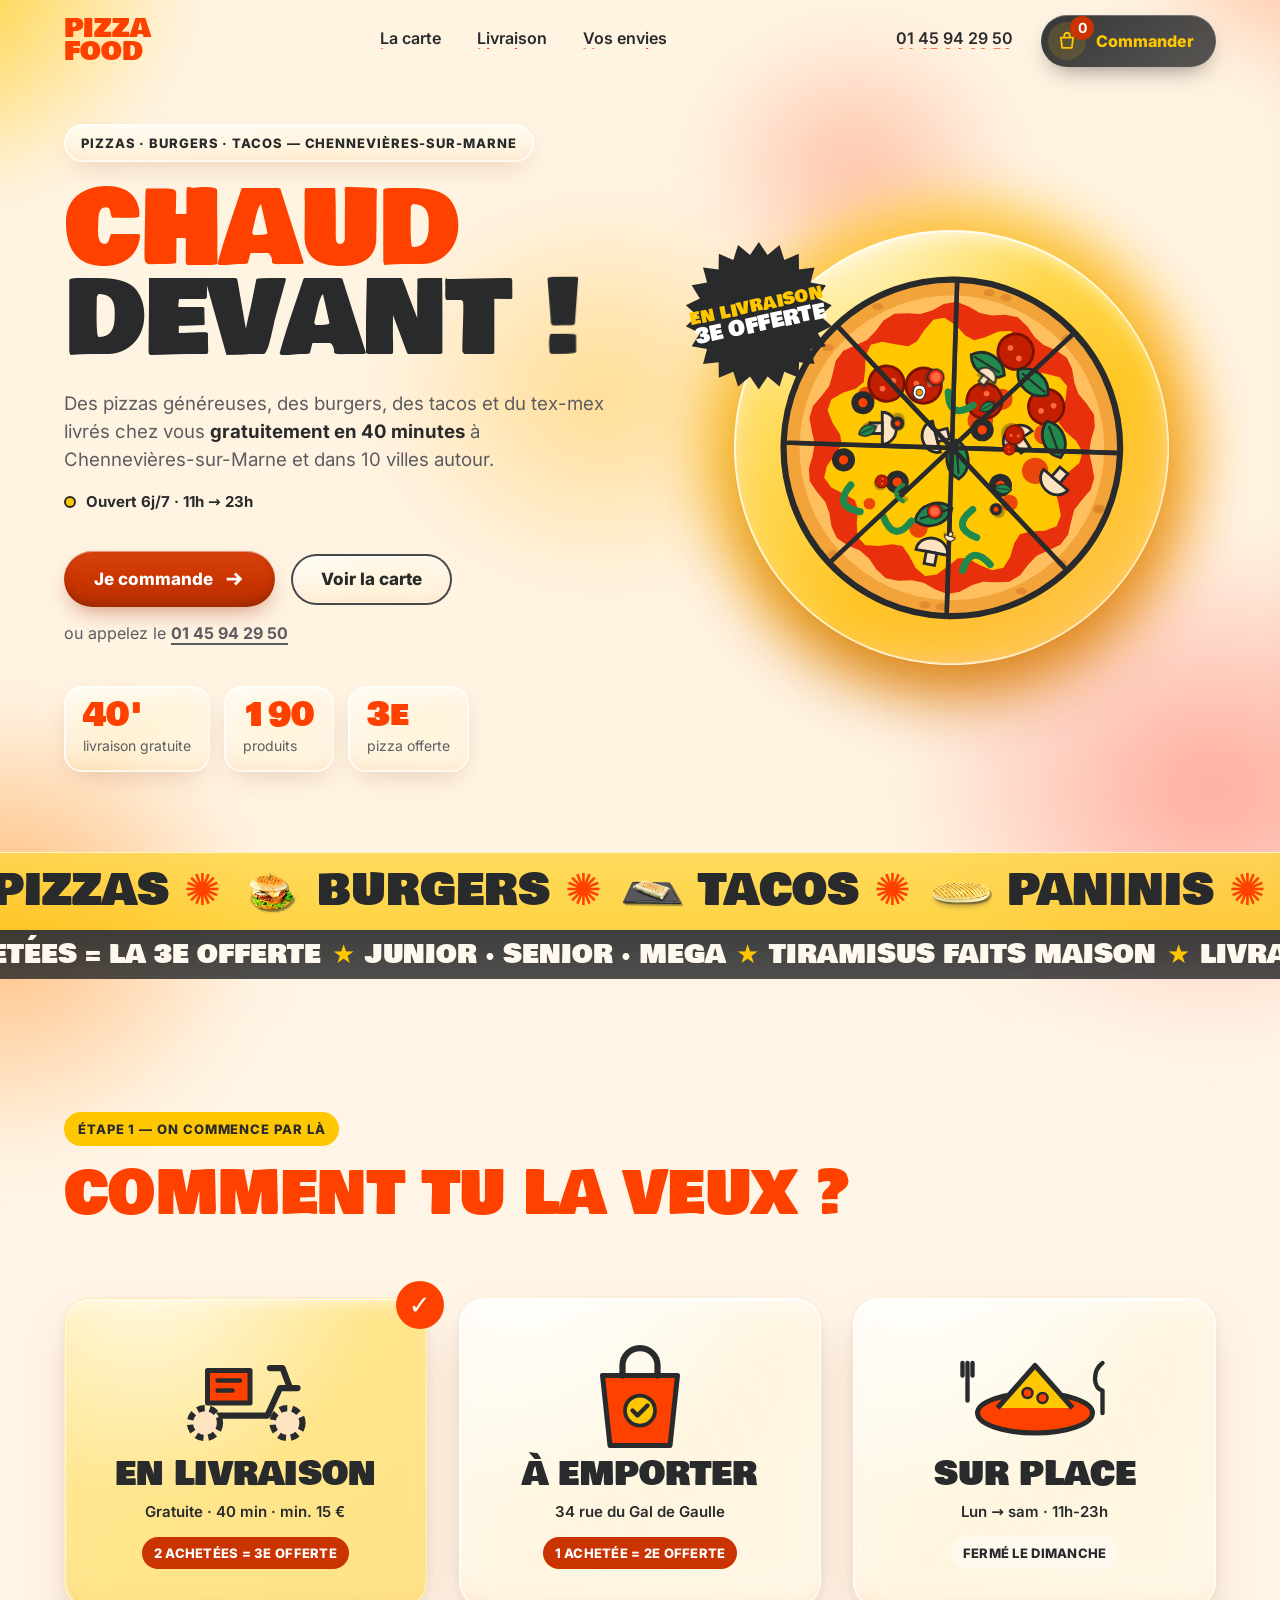
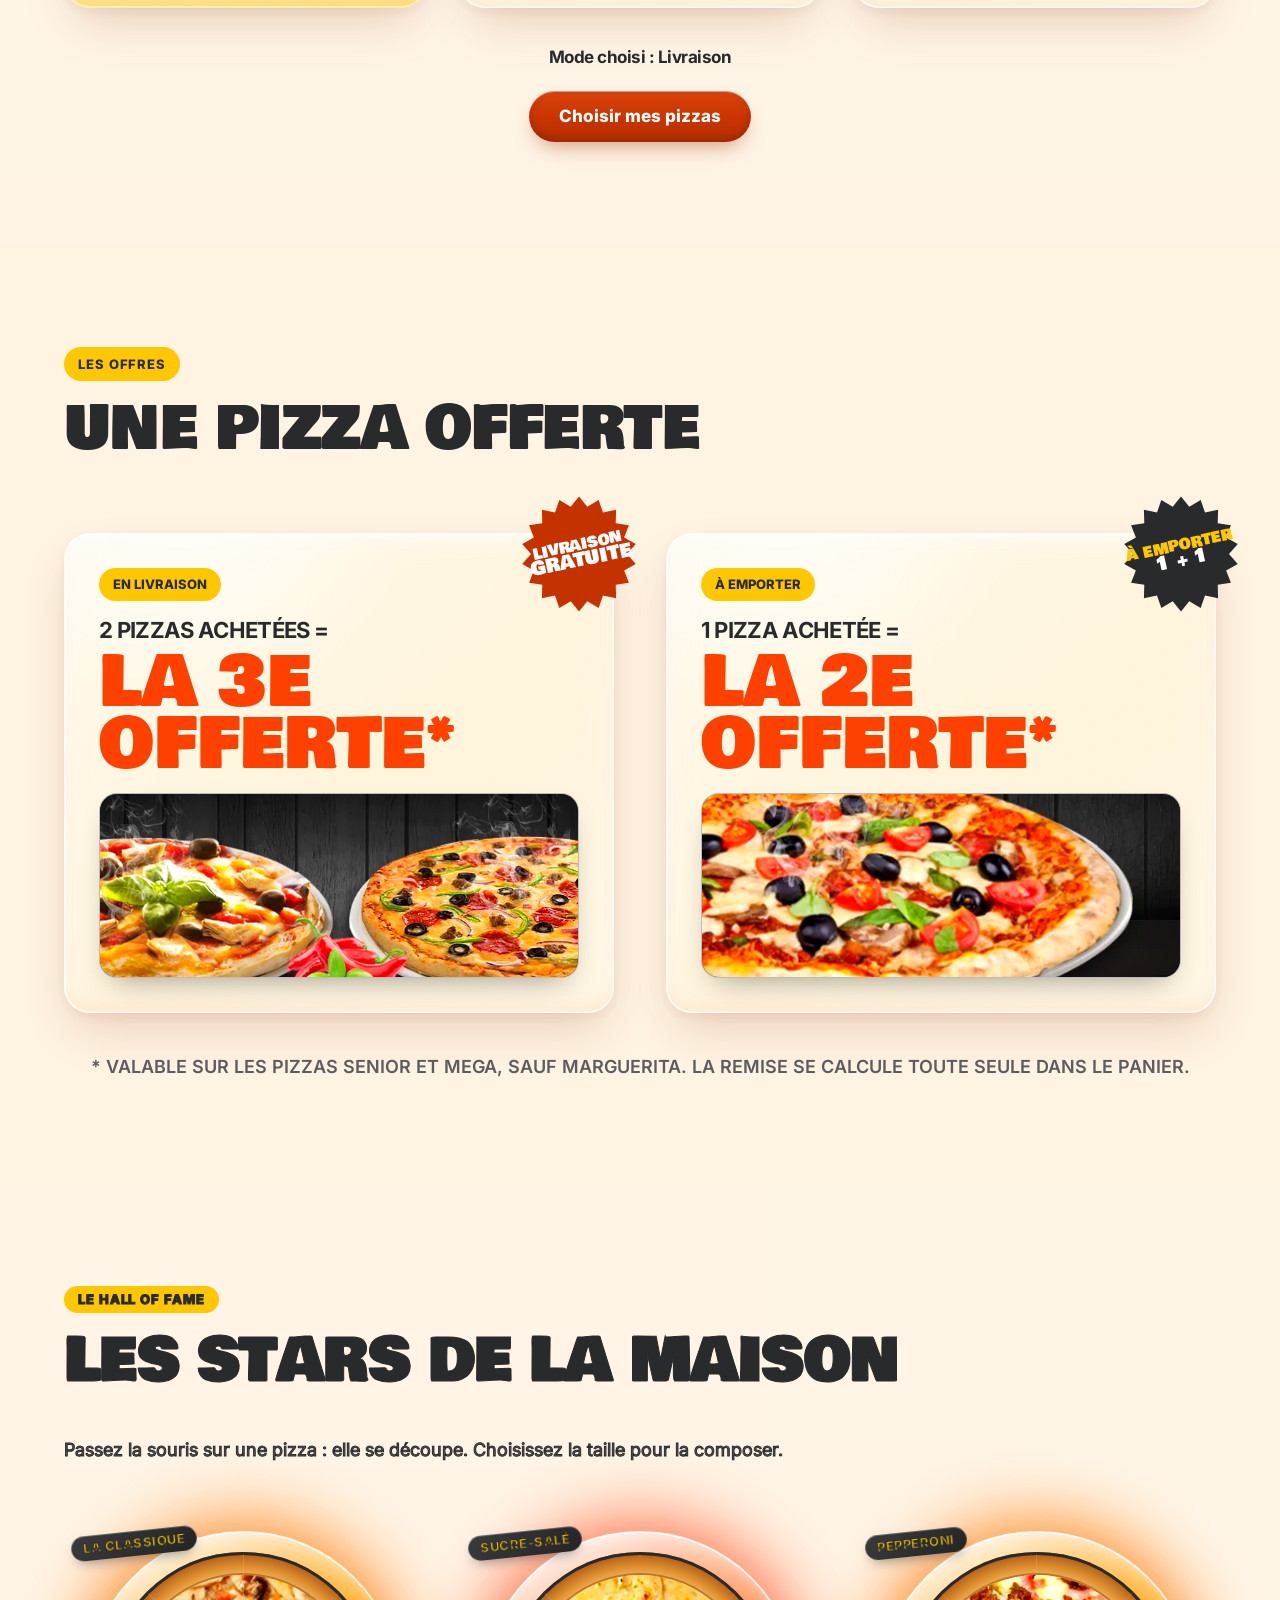
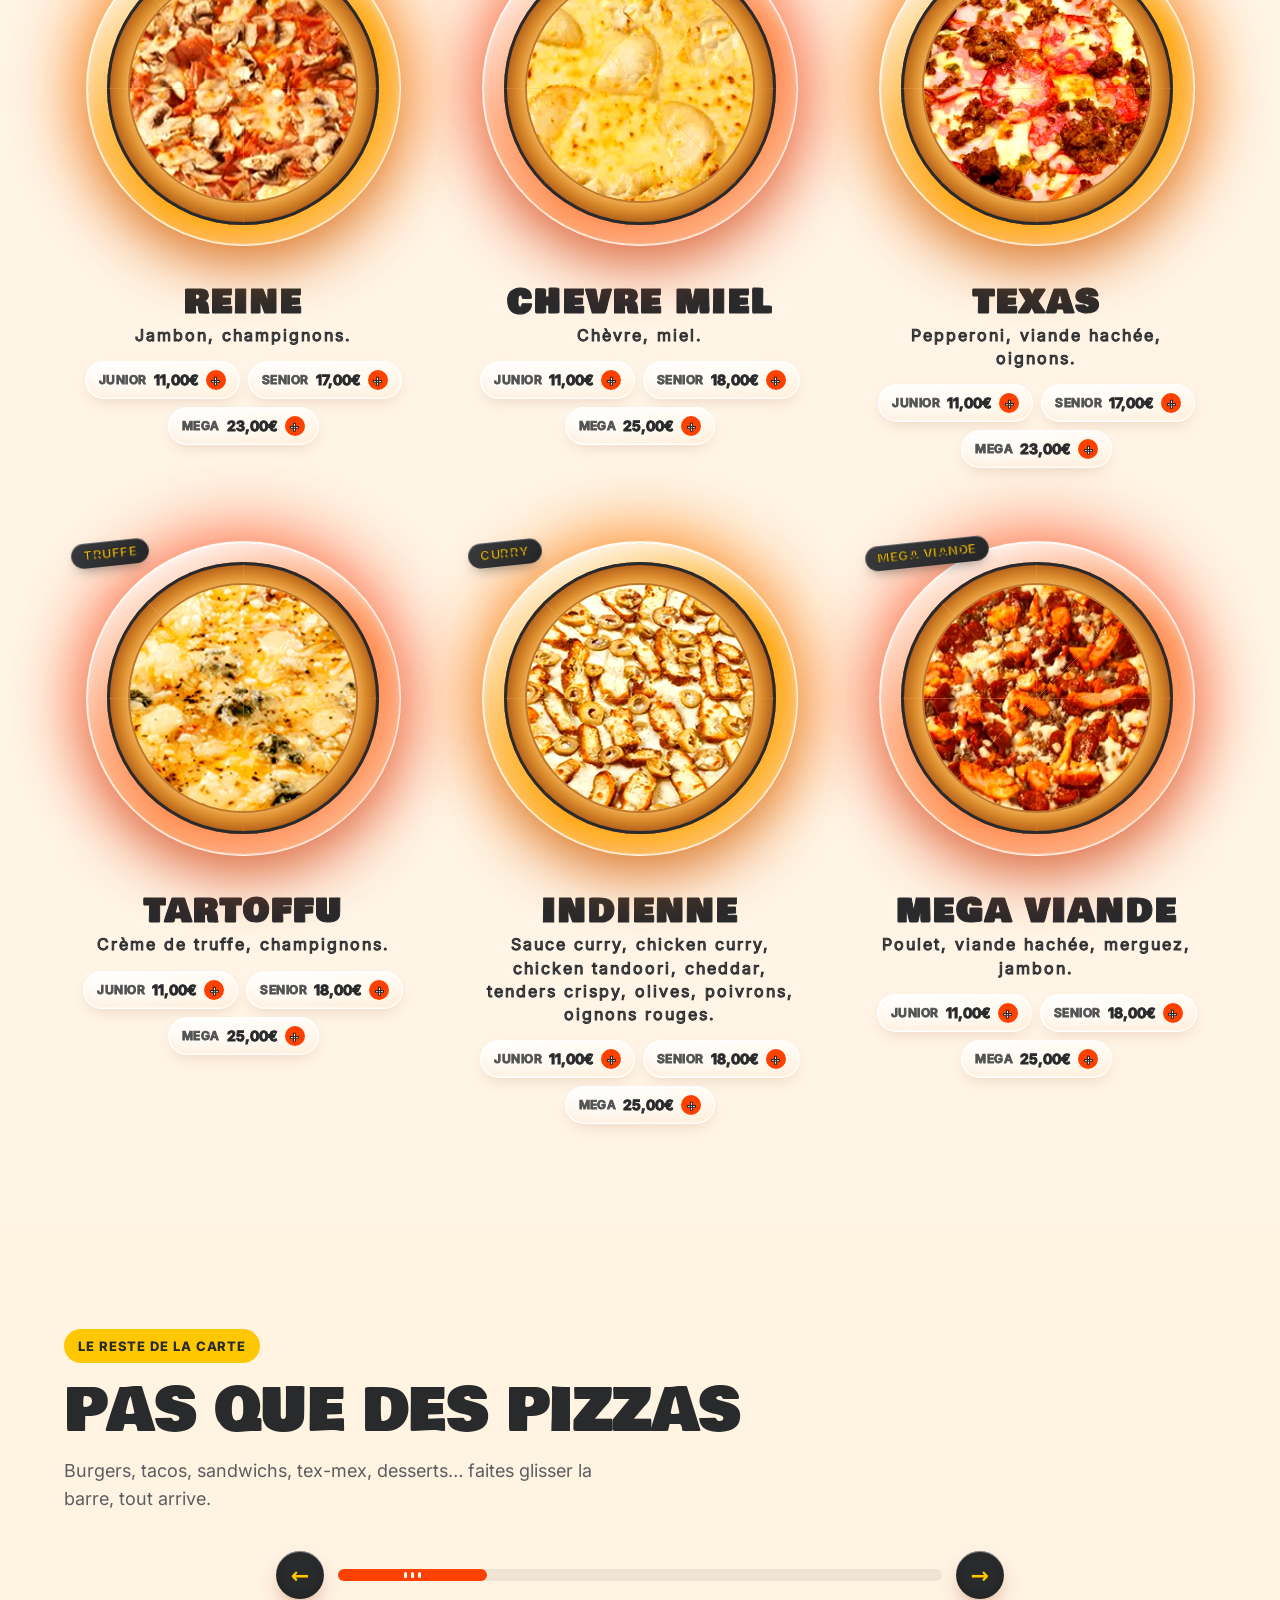
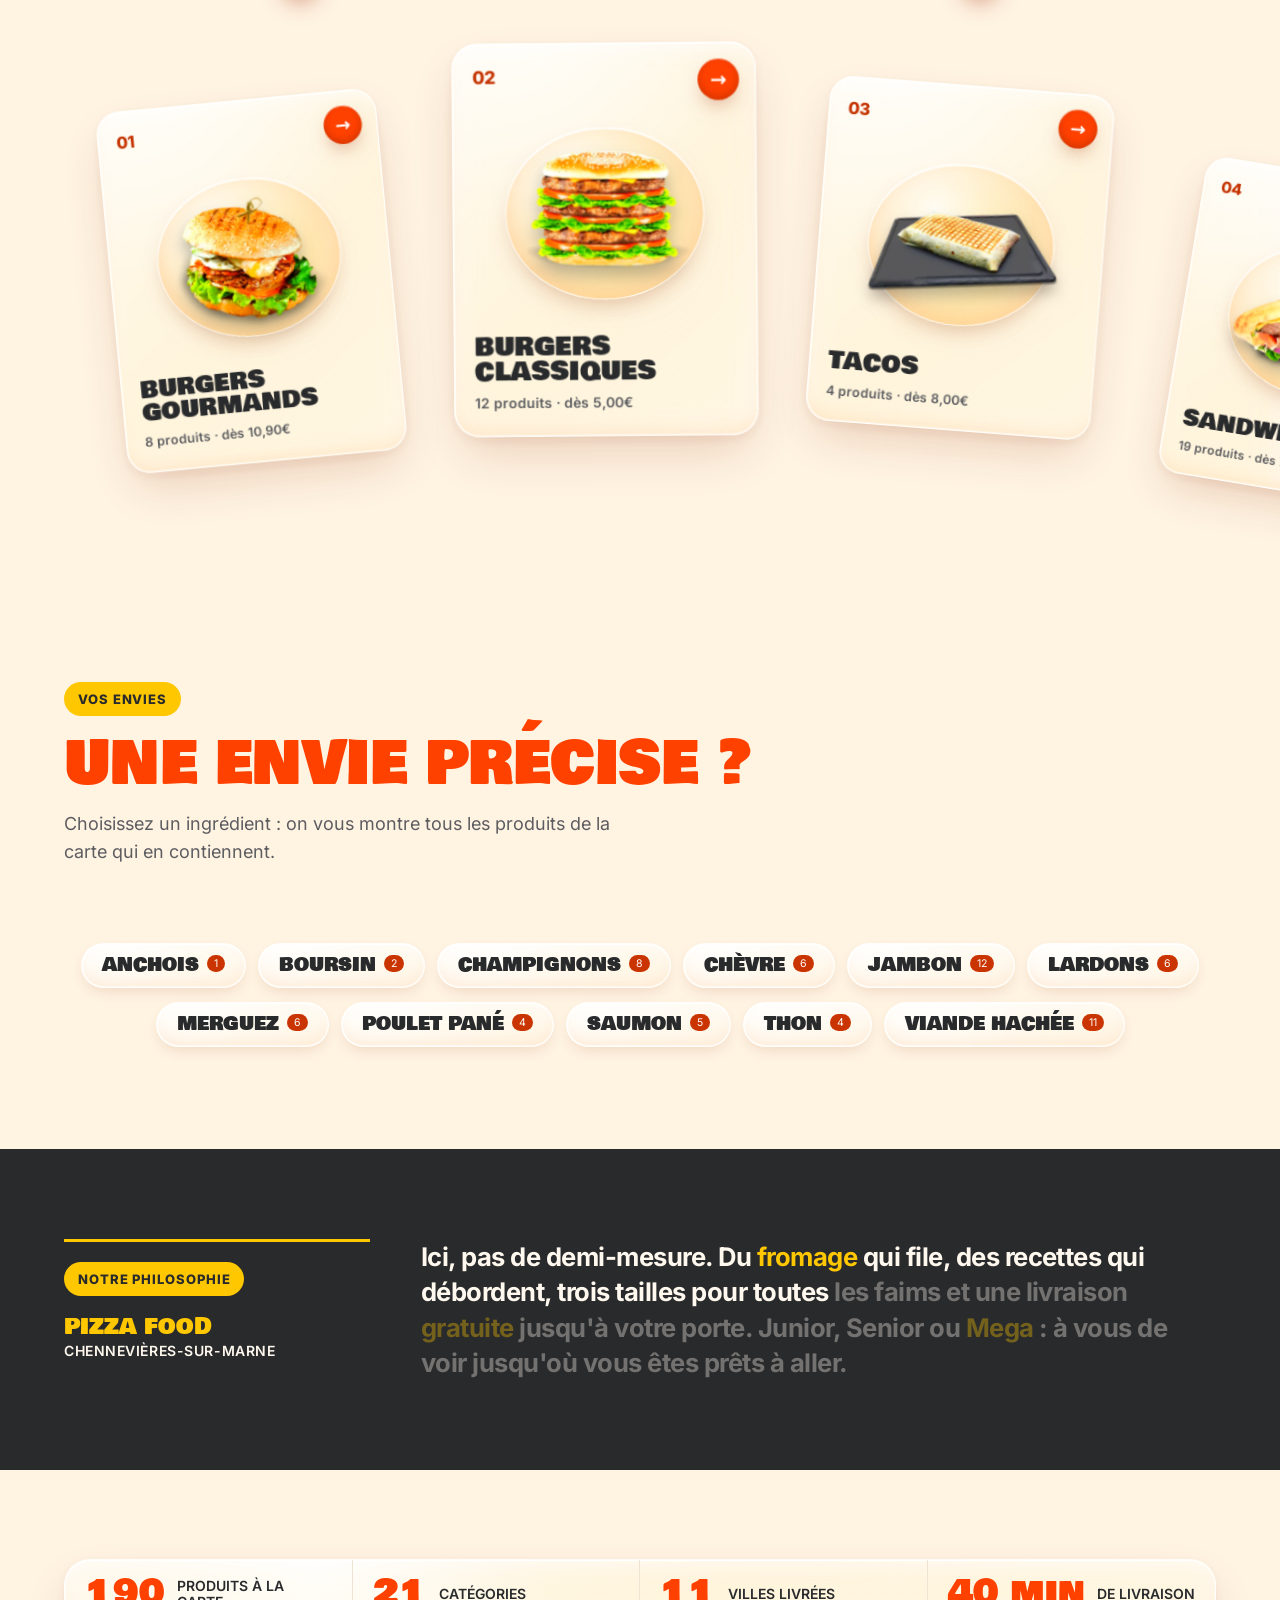
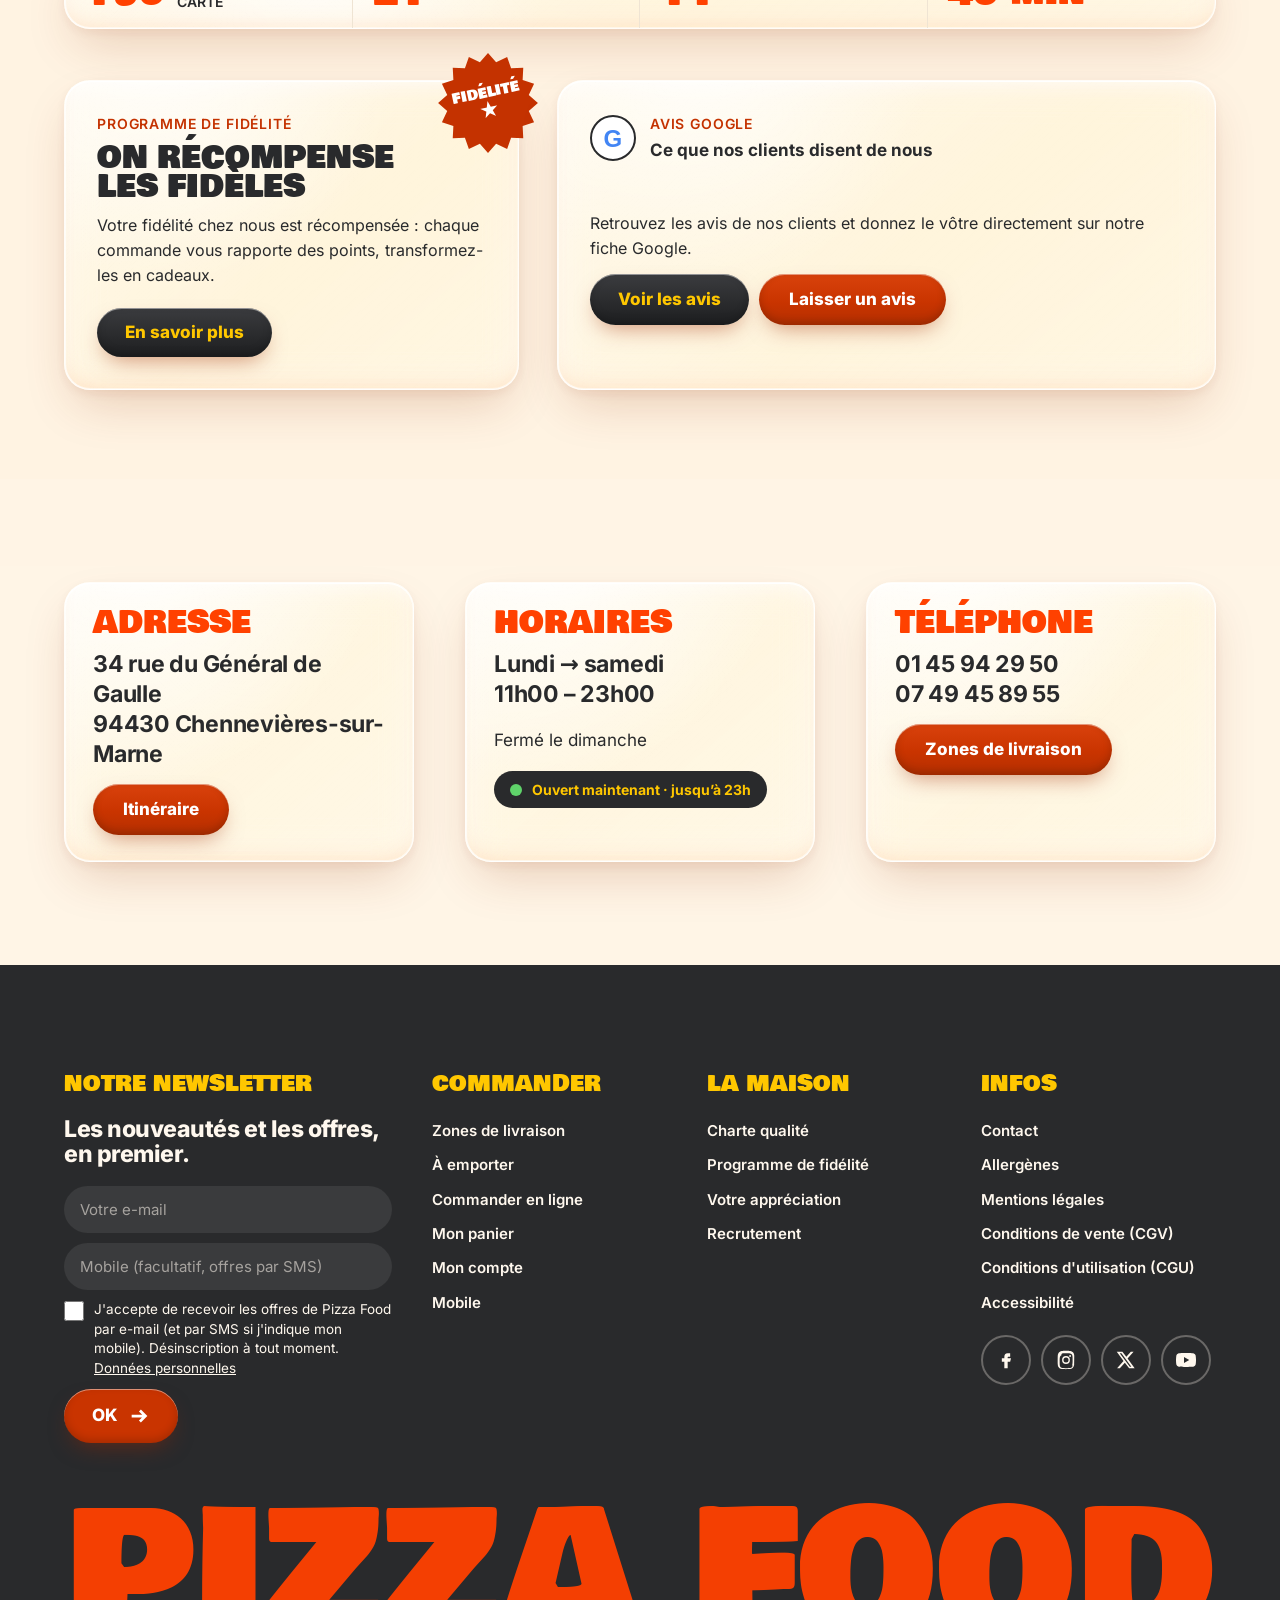
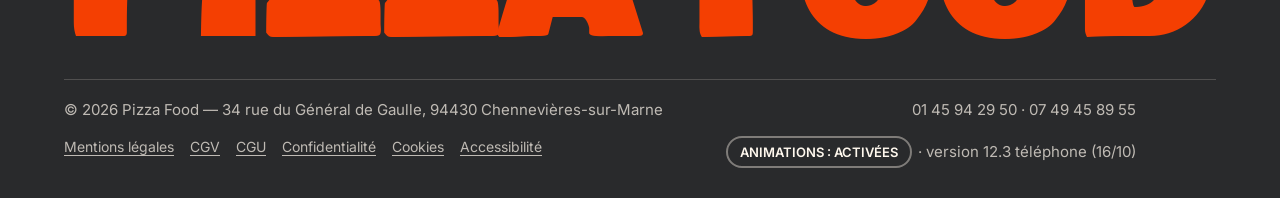
<file: pizza-food/index.html>
<!doctype html>
<html lang="fr">
<head>
  <meta charset="utf-8">
  <meta name="viewport" content="width=device-width, initial-scale=1">
  <title>Pizza Food — Pizzas, burgers & tacos à Chennevières-sur-Marne</title>
  <meta name="description" content="Pizza Food : pizzas, burgers, tacos, tex-mex. Livraison gratuite en 40 min dans 11 villes du Val-de-Marne. En livraison 2 pizzas achetées = la 3e offerte, à emporter 1 achetée = la 2e offerte. 01 45 94 29 50.">
  <meta name="theme-color" content="#ff4100">
  <link rel="stylesheet" href="css/fonts.css?v=12.3">
  <link rel="stylesheet" href="css/style.css?v=12.3">
  <link rel="stylesheet" href="css/raffine.css?v=12.3">
  <link rel="stylesheet" href="css/glass.css?v=12.3">
  <link rel="stylesheet" href="css/legal.css?v=12.3">
  <link rel="stylesheet" href="css/mobile.css?v=12.3">
  <noscript><style>.curtain{display:none}</style></noscript>
  <!-- seo:jsonld (généré par outils/generer-seo.js) -->
  <script type="application/ld+json">{"@context":"https://schema.org","@type":"Restaurant","@id":"https://pizza-food.fr/#restaurant","name":"Pizza Food","legalName":"PIZZA FOOD (SASU)","url":"https://pizza-food.fr/","telephone":"+33 1 45 94 29 50","email":"contact@pizza-food.fr","image":"https://pizza-food.fr/img/bandeaux/livraison.webp","address":{"@type":"PostalAddress","streetAddress":"34 rue du Général de Gaulle","postalCode":"94430","addressLocality":"Chennevières-sur-Marne","addressRegion":"Val-de-Marne","addressCountry":"FR"},"servesCuisine":["Pizza","Burgers","Tacos","Tex-Mex","Sandwichs"],"priceRange":"€","currenciesAccepted":"EUR","paymentAccepted":"Carte bancaire, Espèces, Titres-restaurant","openingHoursSpecification":[{"@type":"OpeningHoursSpecification","dayOfWeek":["Monday","Tuesday","Wednesday","Thursday","Friday","Saturday"],"opens":"11:00","closes":"23:00"}],"areaServed":[{"@type":"City","name":"Chennevières-sur-Marne"},{"@type":"City","name":"Bonneuil-sur-Marne"},{"@type":"City","name":"Champigny-sur-Marne"},{"@type":"City","name":"La Queue-en-Brie"},{"@type":"City","name":"La Varenne Saint-Hilaire"},{"@type":"City","name":"Le Plessis-Trévise"},{"@type":"City","name":"Noiseau"},{"@type":"City","name":"Ormesson-sur-Marne"},{"@type":"City","name":"Saint-Maur-des-Fossés"},{"@type":"City","name":"Sucy-en-Brie"},{"@type":"City","name":"Villiers-sur-Marne"}],"hasMenu":"https://pizza-food.fr/carte.html","sameAs":["https://www.facebook.com/Pizza-Food-1682159702074299","https://www.instagram.com/pizzafood94430/","https://twitter.com/pizzafood94430","https://www.youtube.com/channel/UCCv9ak1TfnuyedFZNZe30Tw"]}</script>
  <!-- /seo:jsonld -->
</head>
<body data-page="home">
  <a class="skip" href="#contenu">Aller au contenu</a>
  <div class="curtain" id="curtain" aria-hidden="true">
    <div class="curtain__pizza pz pz--svg" data-svgpizza="" data-interactive="off"></div>
    <p class="curtain__word">Chaud devant…</p>
    <p class="curtain__count"><span id="curtainCount">0</span>%</p>
  </div>

  <main id="contenu" tabindex="-1">
    <!-- ============ HÉROS ============ -->
    <section class="hero band--orange" id="top">
      <svg class="zigzag zigzag--l" data-speed="-0.25" viewBox="0 0 40 400" aria-hidden="true"><polyline data-zigzag="40,400,14"/></svg>
      <svg class="zigzag zigzag--r" data-speed="0.2" viewBox="0 0 40 400" aria-hidden="true"><polyline data-zigzag="40,400,14"/></svg>

      <p class="hero__kicker" data-reveal="up">Pizzas · Burgers · Tacos — Chennevières-sur-Marne</p>
      <h1 class="hero__title" aria-label="Chaud devant !">
        <span class="hero__line" data-split>Chaud</span>
        <span class="hero__line" data-split>devant&nbsp;!</span>
      </h1>

      <div class="hero__stage">
        <div class="hero__text" data-reveal="left">
          <p>Des pizzas généreuses, des burgers, des tacos et du tex-mex livrés chez vous <strong>gratuitement en 40 minutes</strong> à Chennevières-sur-Marne et dans 10 villes autour.</p>
          <p class="hero__hours"><span class="dot"></span> Ouvert 6j/7 · 11h → 23h</p>
        </div>

        <div class="hero__pizza-wrap showcase" id="heroPizzaWrap">
          <div class="showcase__shadow" aria-hidden="true"></div>
          <div class="showcase__drop">
            <div class="showcase__tilt" id="heroTilt">
              <div class="pz pz--svg" data-svgpizza="" data-nosats="1" data-steady="1" data-label="Pizza qui tourne" data-cursor="Croque !"></div>
            </div>
          </div>
          <div class="showcase__ings" id="heroIngs" aria-hidden="true"></div>
          <div class="burst-badge hero__badge" data-burst="22" data-cursor="Offerte !"><span>En livraison<b>3e offerte</b></span></div>
        </div>

        <div class="hero__ctas" data-reveal="right">
          <a href="#commander" class="btn btn--pill magnetic" data-cursor="Go !"><span>Je commande</span>
            <svg viewBox="0 0 24 24" aria-hidden="true"><path d="M4 12h15M13 6l6 6-6 6"/></svg></a>
          <a href="carte.html" class="btn btn--ghost magnetic" data-cursor="Miam"><span>Voir la carte</span></a>
          <a href="tel:0145942950" class="hero__phone">ou appelez le <b>01 45 94 29 50</b></a>
        </div>
        <div class="hero__facts" data-reveal="up"><div><b>40'</b><span>livraison gratuite</span></div><div><b>190</b><span>produits</span></div><div><b>3e</b><span>pizza offerte</span></div></div>
      </div>

      <a href="#commander" class="scroll-hint" aria-label="Défiler vers le bas">
        <svg viewBox="-50 -50 100 100" aria-hidden="true">
          <defs><path id="circlePath" d="M0,-36 a36,36 0 1,1 0,72 a36,36 0 1,1 0,-72"/></defs>
          <text><textPath href="#circlePath">SCROLLE · SCROLLE · SCROLLE · SCROLLE ·</textPath></text>
          <path d="M0-12V12M-8 4L0 12 8 4"/>
        </svg>
      </a>
    </section>

    <!-- ============ MARQUEES ============ -->
    <section class="marquees" aria-label="Nos spécialités">
      <div class="marquee marquee--yellow marquee--chips" data-marquee="1"><div class="marquee__track">
        <a href="carte.html#cat-pizzas_tomate" tabindex="-1"><img src="img/produits/p85.webp" alt="" class="is-pizza">Pizzas</a><i>✺</i>
        <a href="carte.html#cat-burgergourmands" tabindex="-1"><img src="img/produits/p343.webp" alt="">Burgers</a><i>✺</i>
        <a href="carte.html#cat-tacos" tabindex="-1"><img src="img/produits/p247.webp" alt="">Tacos</a><i>✺</i>
        <a href="carte.html#cat-paninis" tabindex="-1"><img src="img/produits/p329.webp" alt="">Paninis</a><i>✺</i>
        <a href="carte.html#cat-tex_mex" tabindex="-1"><img src="img/produits/p328.webp" alt="">Tex-Mex</a><i>✺</i>
        <a href="carte.html#cat-salades" tabindex="-1"><img src="img/produits/p322.webp" alt="">Salades</a><i>✺</i>
        <a href="carte.html#cat-desserts" tabindex="-1"><img src="img/produits/p196.webp" alt="">Desserts</a><i>✺</i>
      </div></div>
      <div class="marquee marquee--pink" data-marquee="-1"><div class="marquee__track">
        <span>Livraison gratuite</span><i>★</i><span>40 minutes</span><i>★</i><span>2 achetées = la 3e offerte</span><i>★</i><span>Junior · Senior · Mega</span><i>★</i><span>Tiramisus faits maison</span><i>★</i>
      </div></div>
    </section>

    <!-- ============ MODE DE COMMANDE ============ -->
    <section class="mode band band--pink" id="commander">
      <svg class="zigzag zigzag--h zigzag--o" data-speed="0.15" viewBox="0 0 400 40" aria-hidden="true"><polyline data-zigzag="400,40,16" data-h/></svg>
      <div class="section-head">
        <p class="eyebrow" data-reveal="up">Étape 1 — on commence par là</p>
        <h2 class="title-3d title-3d--orange">Comment tu la veux&nbsp;?</h2>
      </div>
      <div class="mode__grid" role="radiogroup" aria-label="Type de commande">
        <button class="mode__card" role="radio" aria-checked="true" data-mode="Livraison" data-reveal="pop" data-cursor="Vroum">
          <span class="mode__icon"><svg viewBox="0 0 120 90" aria-hidden="true"><g class="scooter"><path d="M30 62h48l10-22h14" class="ln"/><rect x="30" y="26" width="34" height="26" class="box"/><path d="M38 34h18M38 42h12" class="ln thin"/><path d="M96 40l-6-16h-10" class="ln"/><circle cx="28" cy="68" r="12" class="wheel"/><circle cx="94" cy="68" r="12" class="wheel"/></g><path d="M2 50h14M6 60h10M0 70h12" class="speed"/></svg></span>
          <span class="mode__label">En livraison</span>
          <span class="mode__sub">Gratuite · 40 min · min. 15 €</span>
          <span class="mode__offer">2 achetées = 3e offerte</span>
          <span class="mode__check" aria-hidden="true">✓</span>
        </button>
        <button class="mode__card" role="radio" aria-checked="false" data-mode="À emporter" data-reveal="pop" style="--d:100ms" data-cursor="Hop">
          <span class="mode__icon"><svg viewBox="0 0 120 90" aria-hidden="true"><g class="bag"><path d="M30 30h60l-6 56H36z" class="box"/><path d="M46 30v-8a14 14 0 0 1 28 0v8" class="ln"/><circle cx="60" cy="58" r="12" class="stamp"/><path d="M54 58l4 4 8-8" class="ln thin"/></g></svg></span>
          <span class="mode__label">À emporter</span>
          <span class="mode__sub">34 rue du Gal de Gaulle</span>
          <span class="mode__offer">1 achetée = 2e offerte</span>
          <span class="mode__check" aria-hidden="true">✓</span>
        </button>
        <button class="mode__card" role="radio" aria-checked="false" data-mode="Sur place" data-reveal="pop" style="--d:200ms" data-cursor="Assis !">
          <span class="mode__icon"><svg viewBox="0 0 120 90" aria-hidden="true"><g class="plate"><ellipse cx="60" cy="60" rx="46" ry="16" class="box"/><path d="M30 56L60 22 90 56" class="slice-ico"/><circle cx="54" cy="44" r="4" class="pep"/><circle cx="66" cy="48" r="4" class="pep"/></g><path d="M6 20v30M2 20v10M10 20v10M114 20c-8 6-8 20 0 22v18" class="ln thin"/></svg></span>
          <span class="mode__label">Sur place</span>
          <span class="mode__sub">Lun → sam · 11h-23h</span>
          <span class="mode__offer mode__offer--muted">Fermé le dimanche</span>
          <span class="mode__check" aria-hidden="true">✓</span>
        </button>
      </div>
      <p class="mode__status" aria-live="polite">Mode choisi : <b data-modelabel>Livraison</b></p>
      <a href="carte.html" class="btn btn--pill magnetic" data-cursor="Let's go">Choisir mes pizzas</a>
    </section>

    <div class="tent" style="--from: var(--pink); --to: var(--yellow)" aria-hidden="true"></div>

    <!-- ============ OFFRES ============ -->
    <section class="band band--yellow" id="offres">
      <div class="section-head">
        <p class="eyebrow" data-reveal="up">Les offres</p>
        <h2 class="title-3d">Une pizza offerte</h2>
      </div>
      <div class="offers">
        <article class="offer" data-reveal="left">
          <div class="burst-badge burst-badge--orange" data-burst="18"><span>Livraison<b>gratuite</b></span></div>
          <span class="offer__tag">En livraison</span>
          <p class="offer__big"><small>2 pizzas achetées =</small>la 3e offerte*</p>
          <div class="offer__img" data-sfx><img src="img/bandeaux/livraison.webp" alt="Deux pizzas fumantes garnies d'olives, de poivrons et de champignons, sur fond de bois sombre" loading="lazy"></div>
        </article>
        <article class="offer" data-reveal="right">
          <div class="burst-badge" data-burst="18"><span>À emporter<b>1 + 1</b></span></div>
          <span class="offer__tag">À emporter</span>
          <p class="offer__big"><small>1 pizza achetée =</small>la 2e offerte*</p>
          <div class="offer__img" data-sfx><img src="img/bandeaux/emporter.webp" alt="Pizza fumante aux olives noires, tomates cerises et basilic" loading="lazy"></div>
        </article>
      </div>
      <p class="offers__note">* Valable sur les pizzas Senior et Mega, sauf Marguerita. La remise se calcule toute seule dans le panier.</p>
    </section>

    <div class="tent" style="--from: var(--yellow); --to: var(--orange)" aria-hidden="true"></div>

    <!-- ============ STARS ============ -->
    <section class="stars band band--orange" id="stars" data-sfx>
      <div class="section-head">
        <p class="eyebrow eyebrow--yellow" data-reveal="up">Le hall of fame</p>
        <h2 class="title-3d">Les stars de la maison</h2>
        <div class="hand" data-reveal="left" aria-hidden="true"><svg viewBox="0 0 160 90"><path d="M8 30h26v40H8z" class="cuff"/><path d="M34 28c10-6 24-10 34-8h70a10 10 0 0 1 0 20H86c4 2 6 6 6 10a8 8 0 0 1-2 6 9 9 0 0 1-2 12 9 9 0 0 1-8 10H48c-8 0-14-4-14-10z" class="palm"/><path d="M86 40H70M88 56H72M84 68H70" class="lines"/></svg></div>
      </div>
      <p class="lede" style="text-align:center;margin:-40px auto 50px" data-reveal="up">Passez la souris sur une pizza : elle se découpe. Choisissez la taille pour la composer.</p>
      <div class="stars__grid" id="starsGrid"></div>
    </section>

    <!-- ============ PAS QUE DES PIZZAS ============ -->
    <div class="tent" style="--from: var(--orange); --to: var(--yellow)" aria-hidden="true"></div>
    <section class="band band--yellow rail-sec" aria-label="Pas que des pizzas">
      <div class="section-head rail-sec__head" data-sfx>
        <p class="eyebrow" data-reveal="up">Le reste de la carte</p>
        <h2 class="title-3d">Pas que des pizzas</h2>
        <p class="lede" data-reveal="up">Burgers, tacos, sandwichs, tex-mex, desserts… faites glisser la barre, tout arrive.</p>
      </div>
      <div class="rail-ctrl">
        <button class="rail-ctrl__arrow" type="button" data-dir="-1" aria-label="Catégories précédentes">←</button>
        <div class="rail-ctrl__bar" id="railBar" role="slider" tabindex="0" aria-label="Faire défiler les catégories" aria-valuemin="0" aria-valuemax="100" aria-valuenow="0"><span class="rail-ctrl__thumb"><i></i><i></i><i></i></span></div>
        <button class="rail-ctrl__arrow" type="button" data-dir="1" aria-label="Catégories suivantes">→</button>
      </div>
      <div class="rail" id="rail"><div class="rail__track" id="railTrack"></div></div>
    </section>
    <div class="tent" style="--from: var(--yellow); --to: var(--cream)" aria-hidden="true"></div>

    <!-- ============ VOS ENVIES ============ -->
    <section class="band band--cream" id="envies">
      <div class="section-head">
        <p class="eyebrow" data-reveal="up">Vos envies</p>
        <h2 class="title-3d title-3d--orange">Une envie précise&nbsp;?</h2>
        <p class="lede" data-reveal="up">Choisissez un ingrédient : on vous montre tous les produits de la carte qui en contiennent.</p>
      </div>
      <div class="envies" data-envies-links></div>
    </section>

    <!-- ============ MANIFESTE ============ -->
    <section class="manifesto band band--orange">
      <div class="manifesto__inner">
        <div class="manifesto__side">
          <p class="eyebrow eyebrow--yellow">Notre philosophie</p>
          <p class="manifesto__sign">Pizza Food<br><span>Chennevières-sur-Marne</span></p>
        </div>
        <p class="manifesto__text" id="manifesto">Ici, pas de demi-mesure. Du fromage qui file, des recettes qui débordent, trois tailles pour toutes les faims et une livraison gratuite jusqu'à votre porte. Junior, Senior ou Mega&nbsp;: à vous de voir jusqu'où vous êtes prêts à aller.</p>
      </div>
    </section>

    <!-- ============ CHIFFRES + FIDÉLITÉ + AVIS ============ -->
    <section class="band band--yellow trust">
      <div class="stats-bar" data-reveal="up">
        <div class="stat"><span class="stat__val" data-count="190">0</span><span class="stat__label">produits à la carte</span></div>
        <div class="stat"><span class="stat__val" data-count="21">0</span><span class="stat__label">catégories</span></div>
        <div class="stat"><span class="stat__val" data-count="11">0</span><span class="stat__label">villes livrées</span></div>
        <div class="stat"><span class="stat__val"><span data-count="40">0</span> min</span><span class="stat__label">de livraison</span></div>
      </div>
      <div class="trust__grid">
        <article class="panel loyalty" data-reveal="left">
          <div class="burst-badge burst-badge--orange loyalty__badge" data-burst="16" data-cursor="Merci !"><span>Fidélité<b>★</b></span></div>
          <p class="panel__kicker">Programme de fidélité</p>
          <h2 class="panel__title">On récompense les fidèles</h2>
          <p>Votre fidélité chez nous est récompensée : chaque commande vous rapporte des points, transformez-les en cadeaux.</p>
          <button class="btn btn--dark" type="button" data-modal="fidelite" data-cursor="Points">En savoir plus</button>
        </article>
        <article class="panel reviews" id="reviews" data-reveal="right" aria-live="polite">
          <div class="reviews__head">
            <span class="reviews__g" aria-hidden="true">G</span>
            <div>
              <p class="panel__kicker">Avis Google</p>
              <p class="reviews__summary" id="reviewsSummary">Ce que nos clients disent de nous</p>
            </div>
          </div>
          <div class="reviews__body" id="reviewsBody"></div>
        </article>
      </div>
    </section>

    <div class="tent" style="--from: var(--yellow); --to: var(--orange)" aria-hidden="true"></div>

    <!-- ============ INFOS ============ -->
    <section class="band band--orange" id="infos">
      <div class="infos__grid">
        <div class="infos__col" data-reveal="up">
          <h3 class="infos__title">Adresse</h3>
          <p class="infos__big">34 rue du Général de Gaulle<br>94430 Chennevières-sur-Marne</p>
          <a class="btn btn--pill" href="https://www.google.com/maps/search/?api=1&amp;query=34+Rue+du+General+de+Gaulle+94430+Chennevieres-sur-Marne" target="_blank" rel="noopener" data-cursor="Go">Itinéraire</a>
        </div>
        <div class="infos__col" data-reveal="up" style="--d:100ms">
          <h3 class="infos__title">Horaires</h3>
          <p class="infos__big">Lundi → samedi<br>11h00 – 23h00</p>
          <p>Fermé le dimanche</p>
          <p class="open-badge" data-open></p>
        </div>
        <div class="infos__col" data-reveal="up" style="--d:200ms">
          <h3 class="infos__title">Téléphone</h3>
          <p class="infos__big"><a href="tel:0145942950" data-cursor="Allô ?">01 45 94 29 50</a><br><a href="tel:0749458955" data-cursor="Allô ?">07 49 45 89 55</a></p>
          <a class="btn btn--pill" href="livraison.html" data-cursor="Zones">Zones de livraison</a>
        </div>
      </div>
    </section>
  </main>

  <script>window.PF_VERSION = "12.3 téléphone (16/10)";</script>
  <script src="js/config.js?v=12.3"></script>
  <script src="js/data.js?v=12.3"></script>
  <script src="js/options.js?v=12.3"></script>
  <script src="js/pizza.js?v=12.3"></script>
  <script src="js/shop.js?v=12.3"></script>
  <script src="js/main.js?v=12.3"></script>
  <script src="js/glass.js?v=12.3"></script>
</body>
</html>
</file>
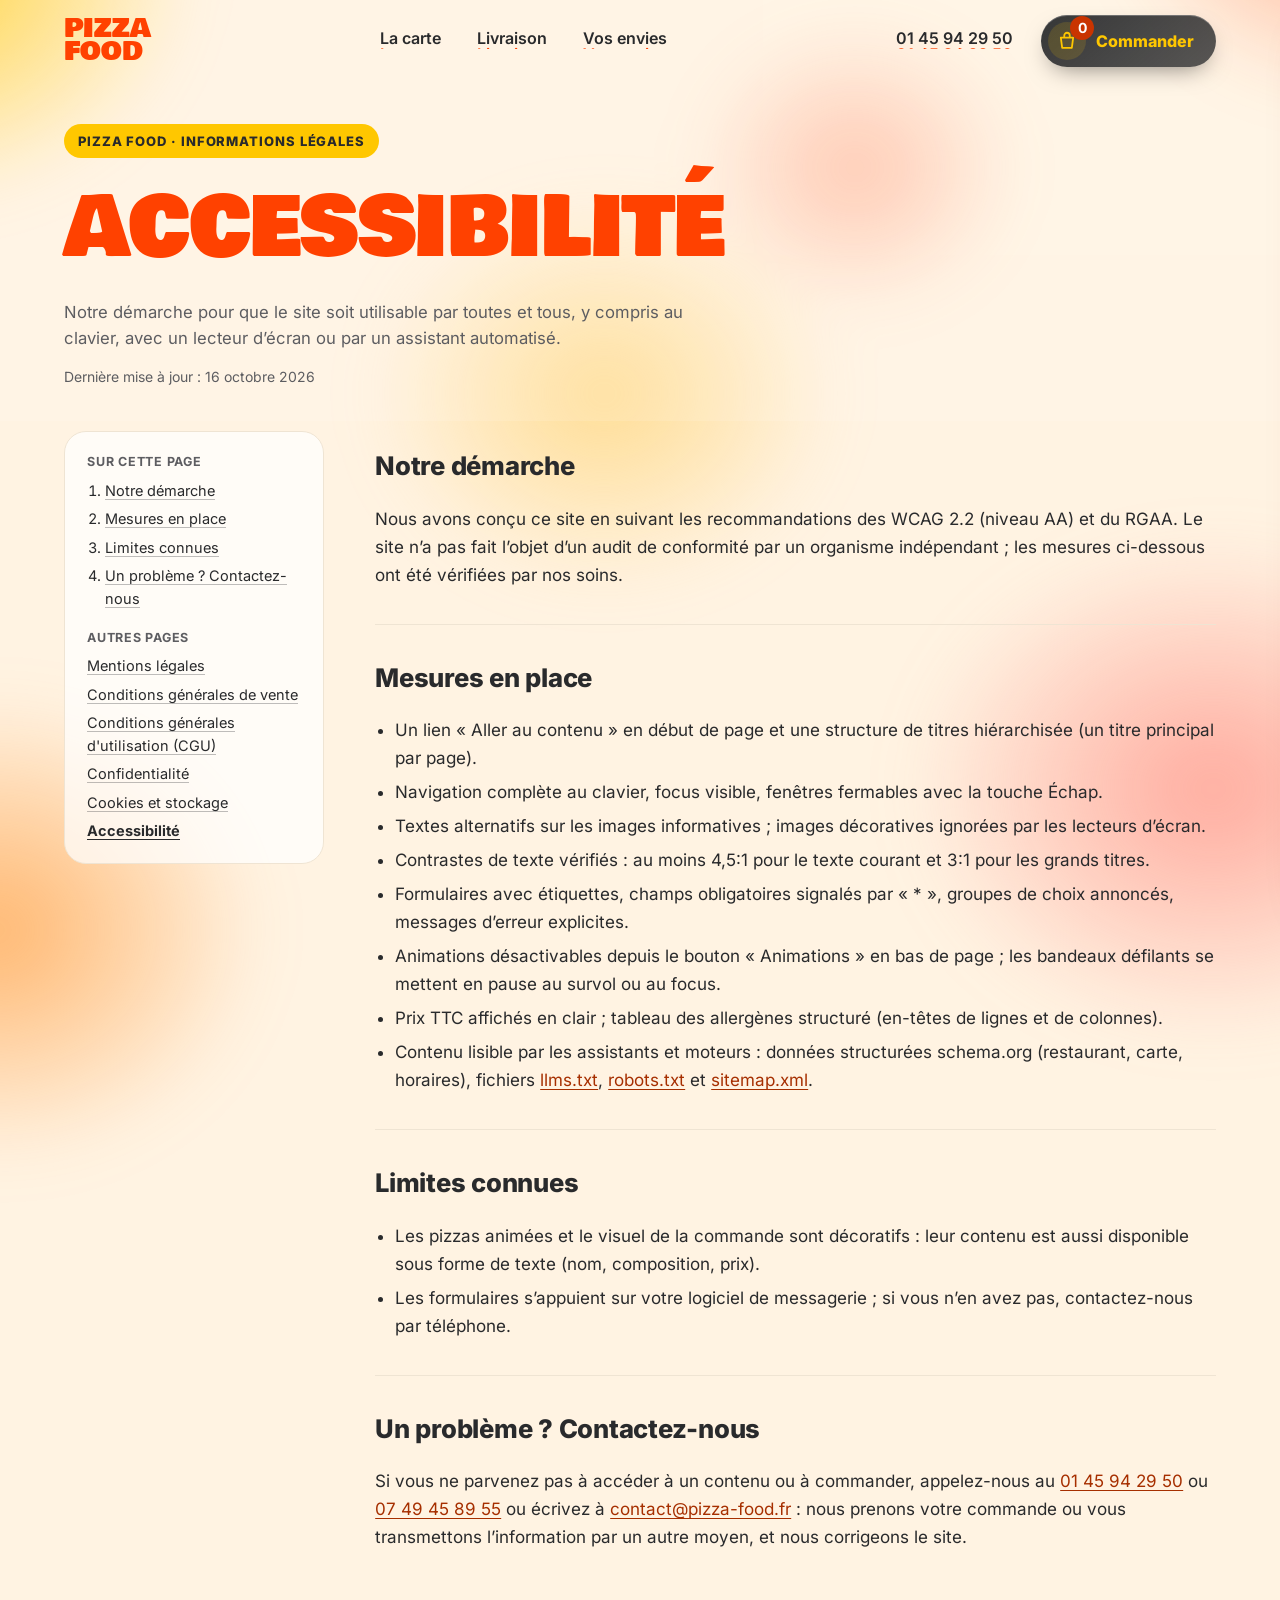
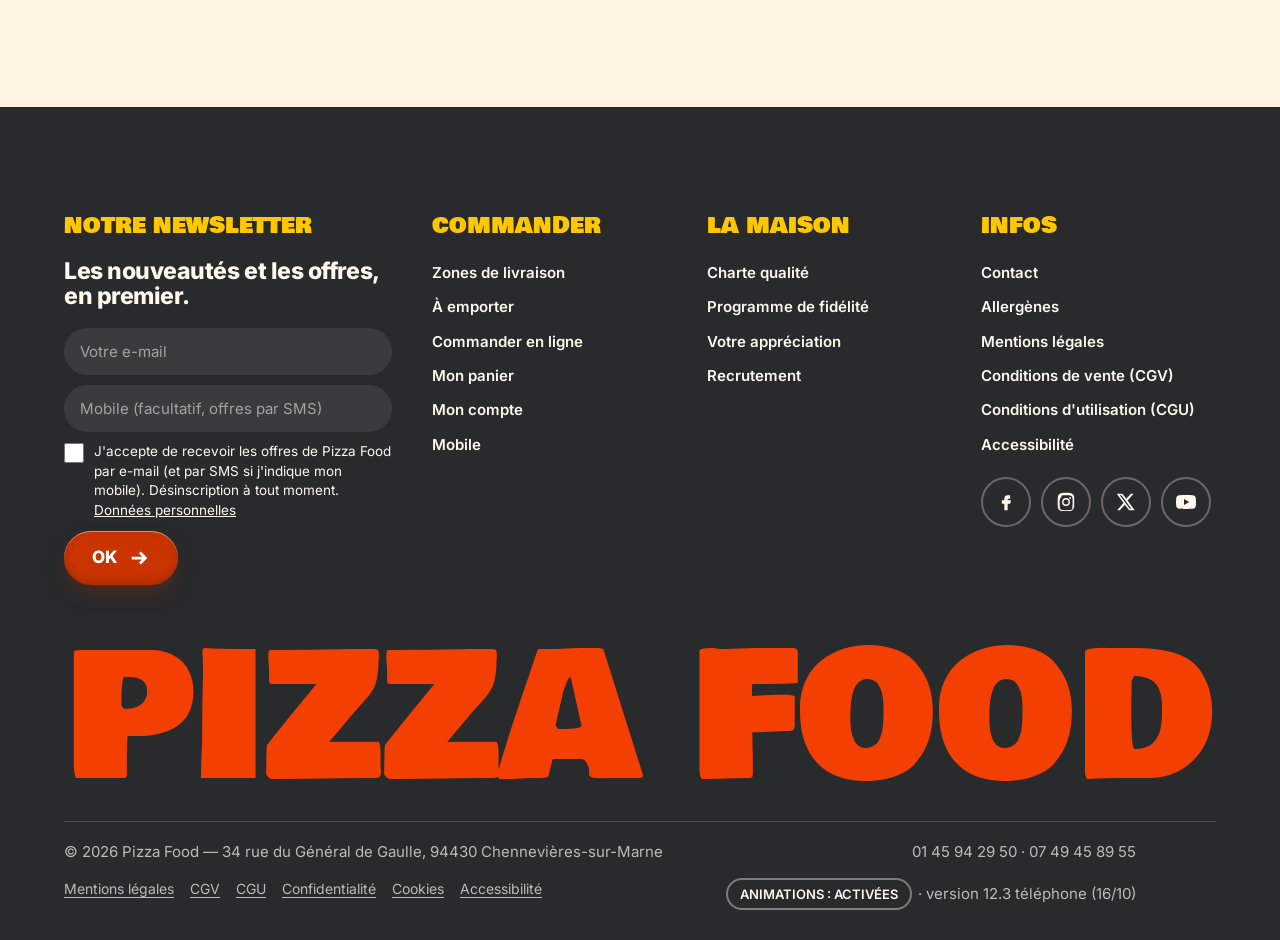
<file: pizza-food/accessibilite.html>
<!doctype html>
<html lang="fr">
<head>
  <meta charset="utf-8">
  <meta name="viewport" content="width=device-width, initial-scale=1">
  <title>Accessibilité — Pizza Food</title>
  <meta name="description" content="Accessibilité du site Pizza Food : navigation au clavier, textes alternatifs, contrastes, animations désactivables, contact.">
  <meta name="theme-color" content="#ff4100">
  <link rel="stylesheet" href="css/fonts.css?v=12.3">
  <link rel="stylesheet" href="css/style.css?v=12.3">
  <link rel="stylesheet" href="css/raffine.css?v=12.3">
  <link rel="stylesheet" href="css/glass.css?v=12.3">
  <link rel="stylesheet" href="css/legal.css?v=12.3">
  <link rel="stylesheet" href="css/mobile.css?v=12.3">
</head>
<body data-page="legal">
  <a class="skip" href="#contenu">Aller au contenu</a>
  <noscript><p class="legal-noscript"><a href="index.html">← Accueil Pizza Food</a></p></noscript>
  <main id="contenu" tabindex="-1">
    <section class="lhero band--orange">
      <p class="eyebrow">Pizza Food · informations légales</p>
      <h1 class="phero__title">Accessibilité</h1>
      <p class="phero__text">Notre démarche pour que le site soit utilisable par toutes et tous, y compris au clavier, avec un lecteur d’écran ou par un assistant automatisé.</p>
      <p class="lhero__date">Dernière mise à jour : <time datetime="2026-10-16">16 octobre 2026</time></p>
    </section>
    <div class="legal">
      <nav class="legal__toc" aria-label="Sommaire de la page"><p class="legal__toc-t">Sur cette page</p><ol><li><a href="#demarche">Notre démarche</a></li><li><a href="#mesures">Mesures en place</a></li><li><a href="#limites">Limites connues</a></li><li><a href="#contact">Un problème ? Contactez-nous</a></li></ol>
        <p class="legal__toc-t">Autres pages</p><ul><li><a href="mentions-legales.html">Mentions légales</a></li><li><a href="cgv.html">Conditions générales de vente</a></li><li><a href="cgu.html">Conditions générales d'utilisation (CGU)</a></li><li><a href="confidentialite.html">Confidentialité</a></li><li><a href="cookies.html">Cookies et stockage</a></li><li><a href="accessibilite.html" aria-current="page">Accessibilité</a></li></ul></nav>
      <article class="legal__body">
      <section id="demarche" aria-labelledby="demarche-t">
        <h2 id="demarche-t">Notre démarche</h2>
        <p>Nous avons conçu ce site en suivant les recommandations des WCAG 2.2 (niveau AA) et du RGAA. Le site n’a pas fait l’objet d’un audit de conformité par un organisme indépendant ; les mesures ci-dessous ont été vérifiées par nos soins.</p>
      </section>
      <section id="mesures" aria-labelledby="mesures-t">
        <h2 id="mesures-t">Mesures en place</h2>
        <ul><li>Un lien « Aller au contenu » en début de page et une structure de titres hiérarchisée (un titre principal par page).</li><li>Navigation complète au clavier, focus visible, fenêtres fermables avec la touche Échap.</li><li>Textes alternatifs sur les images informatives ; images décoratives ignorées par les lecteurs d’écran.</li><li>Contrastes de texte vérifiés : au moins 4,5:1 pour le texte courant et 3:1 pour les grands titres.</li><li>Formulaires avec étiquettes, champs obligatoires signalés par « * », groupes de choix annoncés, messages d’erreur explicites.</li><li>Animations désactivables depuis le bouton « Animations » en bas de page ; les bandeaux défilants se mettent en pause au survol ou au focus.</li><li>Prix TTC affichés en clair ; tableau des allergènes structuré (en-têtes de lignes et de colonnes).</li><li>Contenu lisible par les assistants et moteurs : données structurées schema.org (restaurant, carte, horaires), fichiers <a href="llms.txt">llms.txt</a>, <a href="robots.txt">robots.txt</a> et <a href="sitemap.xml">sitemap.xml</a>.</li></ul>
      </section>
      <section id="limites" aria-labelledby="limites-t">
        <h2 id="limites-t">Limites connues</h2>
        <ul><li>Les pizzas animées et le visuel de la commande sont décoratifs : leur contenu est aussi disponible sous forme de texte (nom, composition, prix).</li><li>Les formulaires s’appuient sur votre logiciel de messagerie ; si vous n’en avez pas, contactez-nous par téléphone.</li></ul>
      </section>
      <section id="contact" aria-labelledby="contact-t">
        <h2 id="contact-t">Un problème ? Contactez-nous</h2>
        <p>Si vous ne parvenez pas à accéder à un contenu ou à commander, appelez-nous au <a href="tel:0145942950">01 45 94 29 50</a> ou <a href="tel:0749458955">07 49 45 89 55</a> ou écrivez à <a href="mailto:contact@pizza-food.fr">contact@pizza-food.fr</a> : nous prenons votre commande ou vous transmettons l’information par un autre moyen, et nous corrigeons le site.</p>
      </section>
      </article>
    </div>
  </main>

  <script>window.PF_VERSION = "12.3 téléphone (16/10)";</script>
  <script src="js/config.js?v=12.3"></script>
  <script src="js/data.js?v=12.3"></script>
  <script src="js/options.js?v=12.3"></script>
  <script src="js/pizza.js?v=12.3"></script>
  <script src="js/shop.js?v=12.3"></script>
  <script src="js/main.js?v=12.3"></script>
  <script src="js/glass.js?v=12.3"></script>
</body>
</html>
</file>
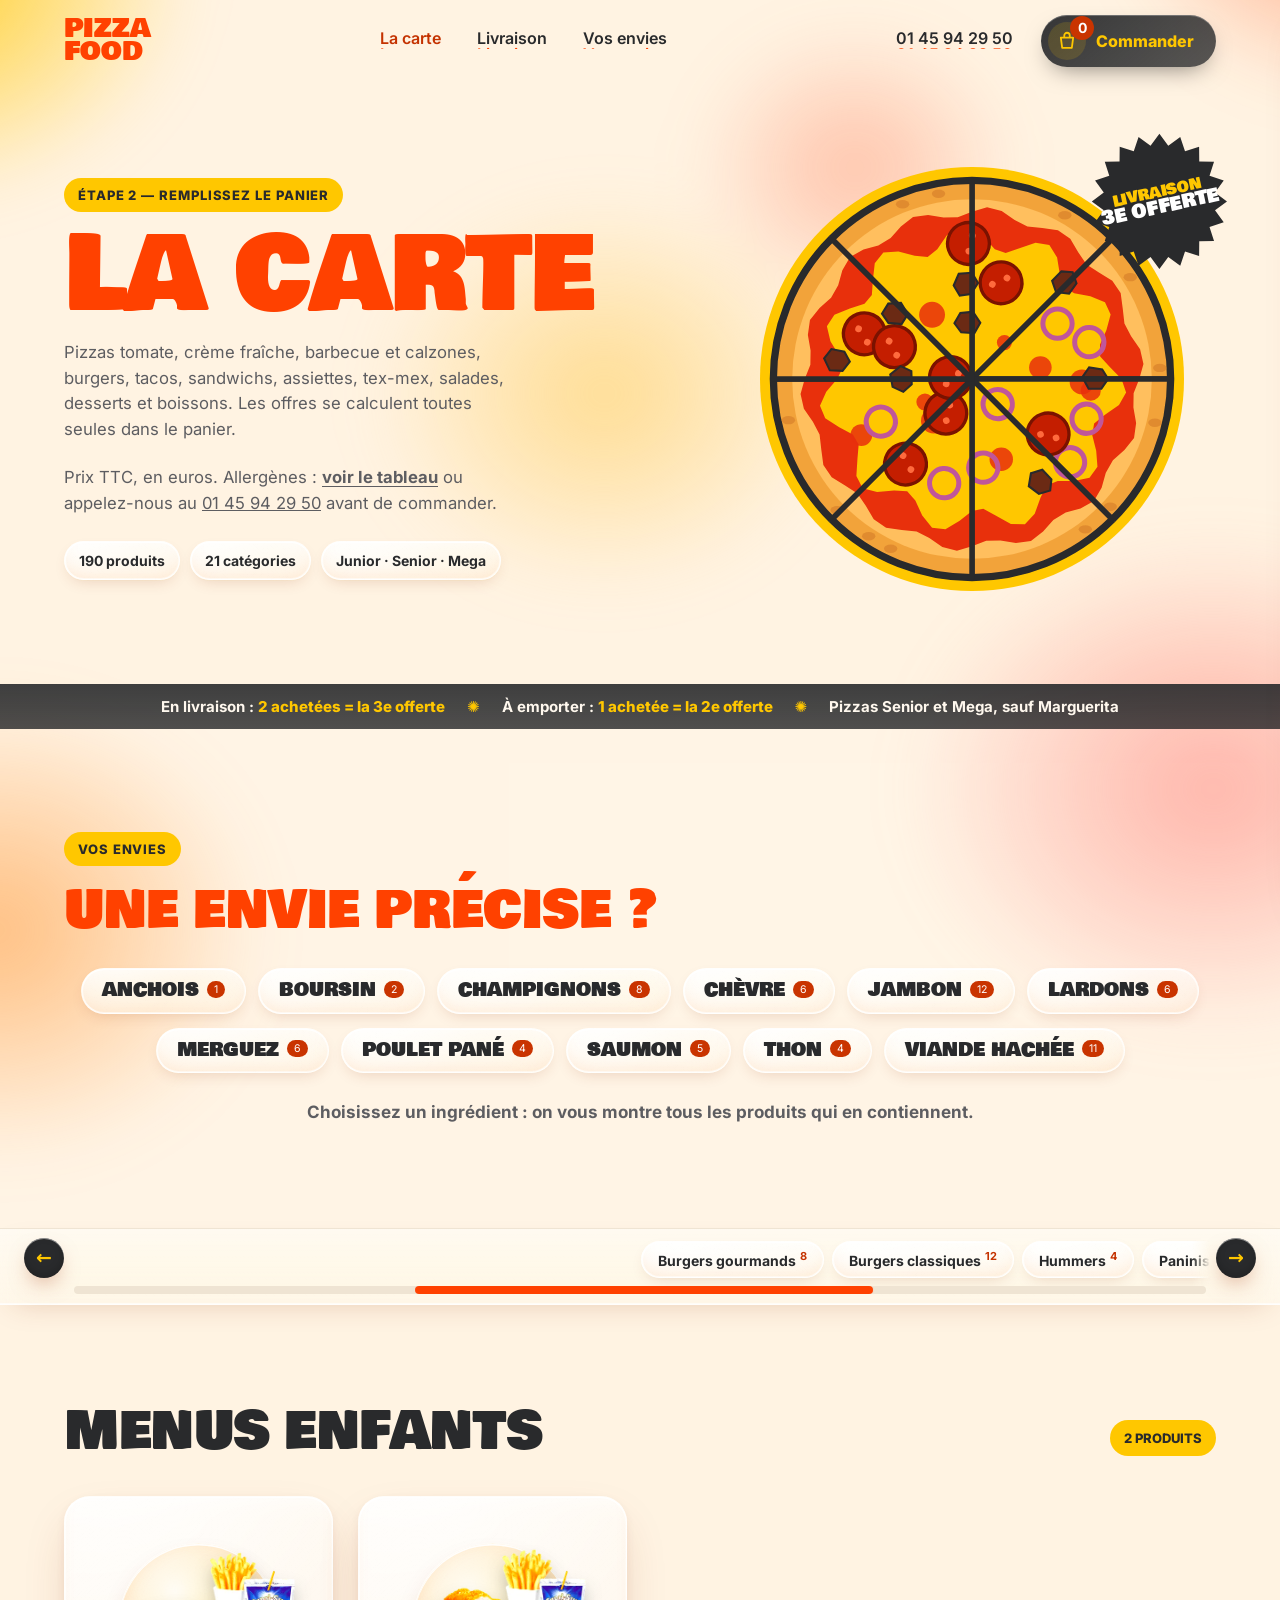
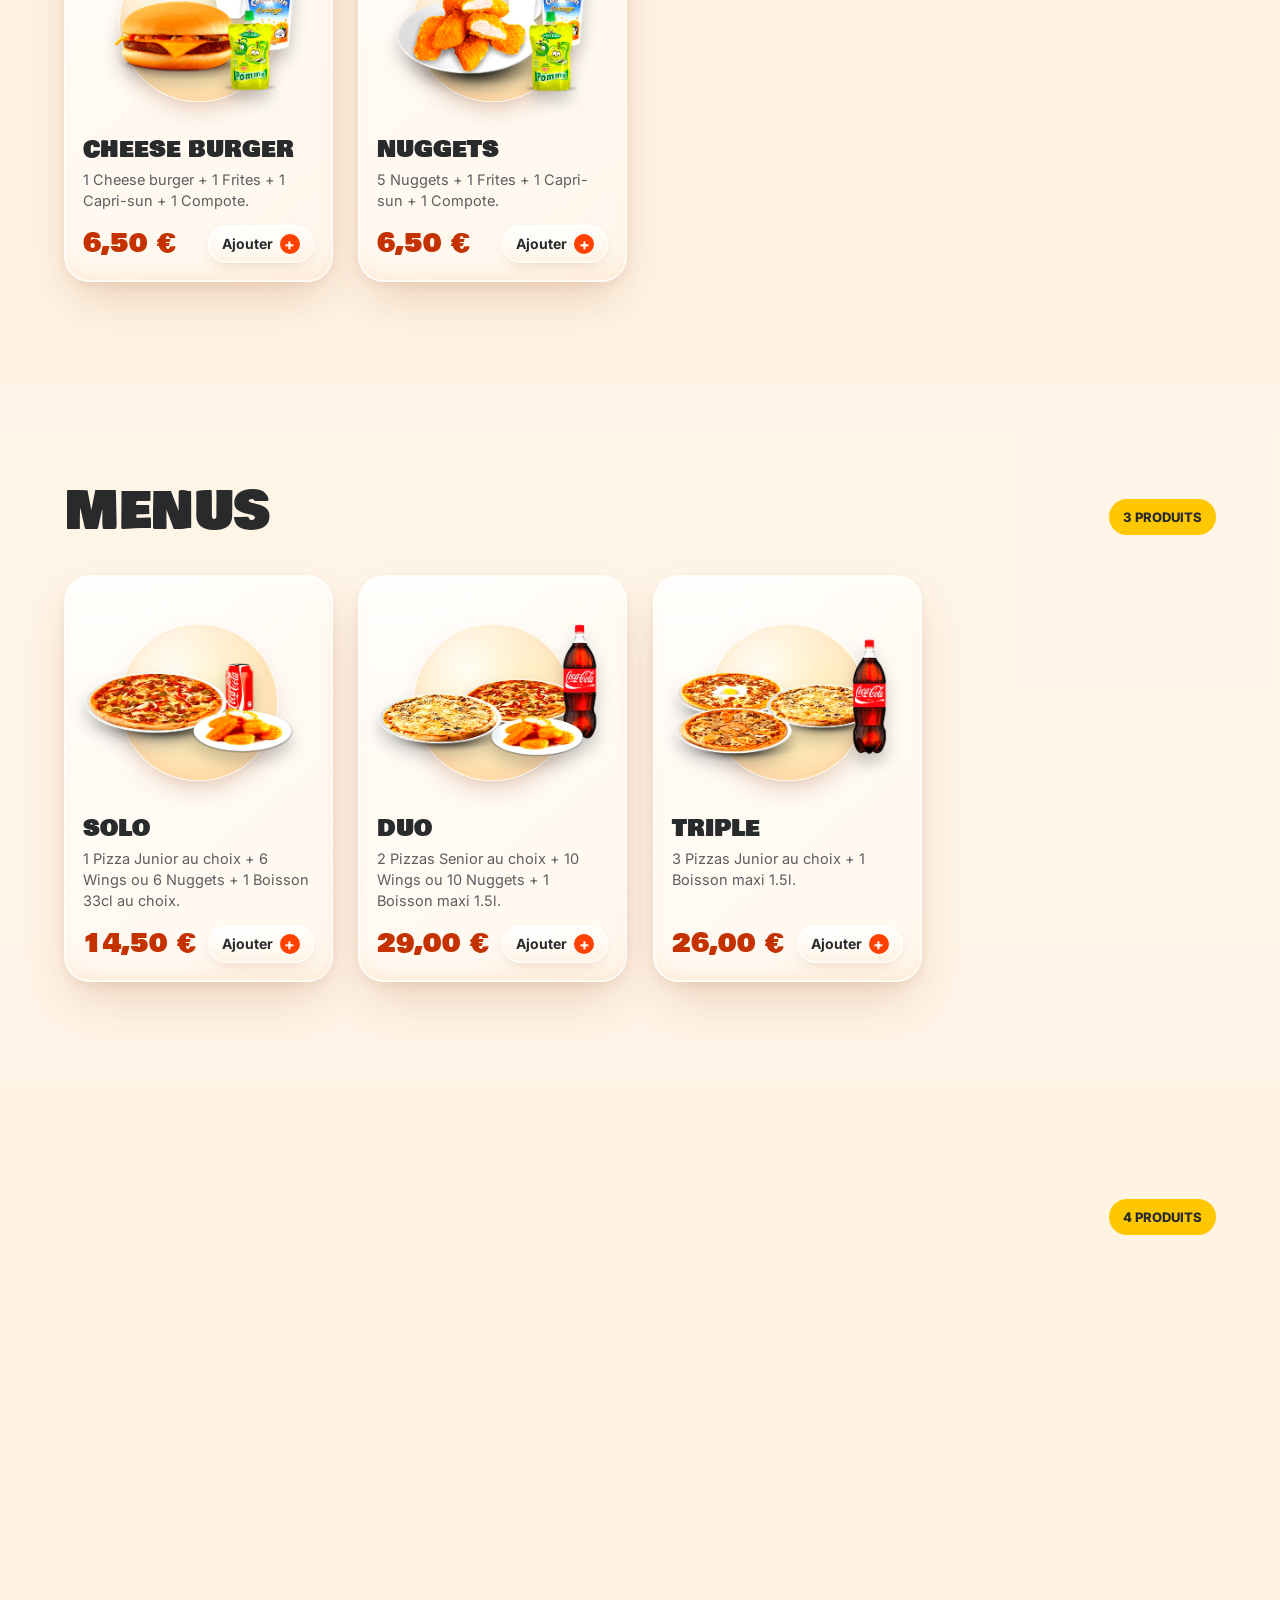
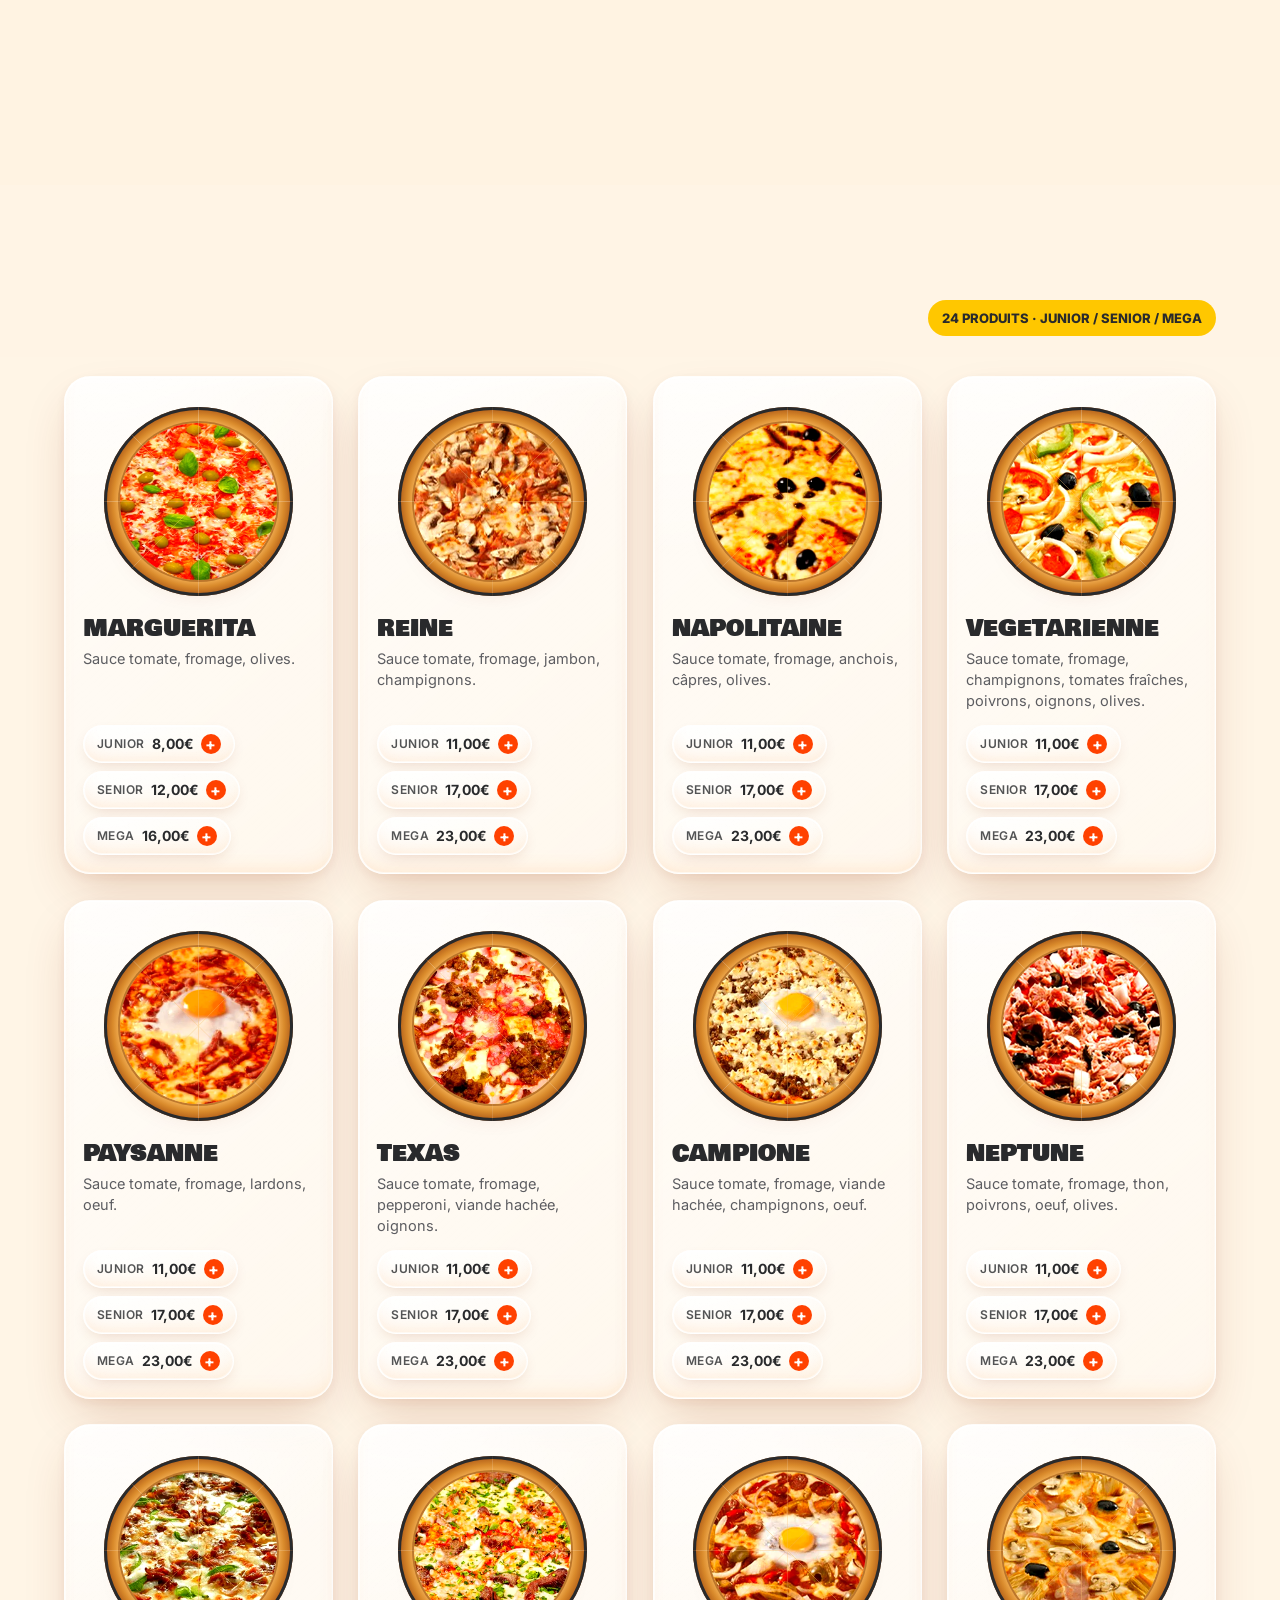
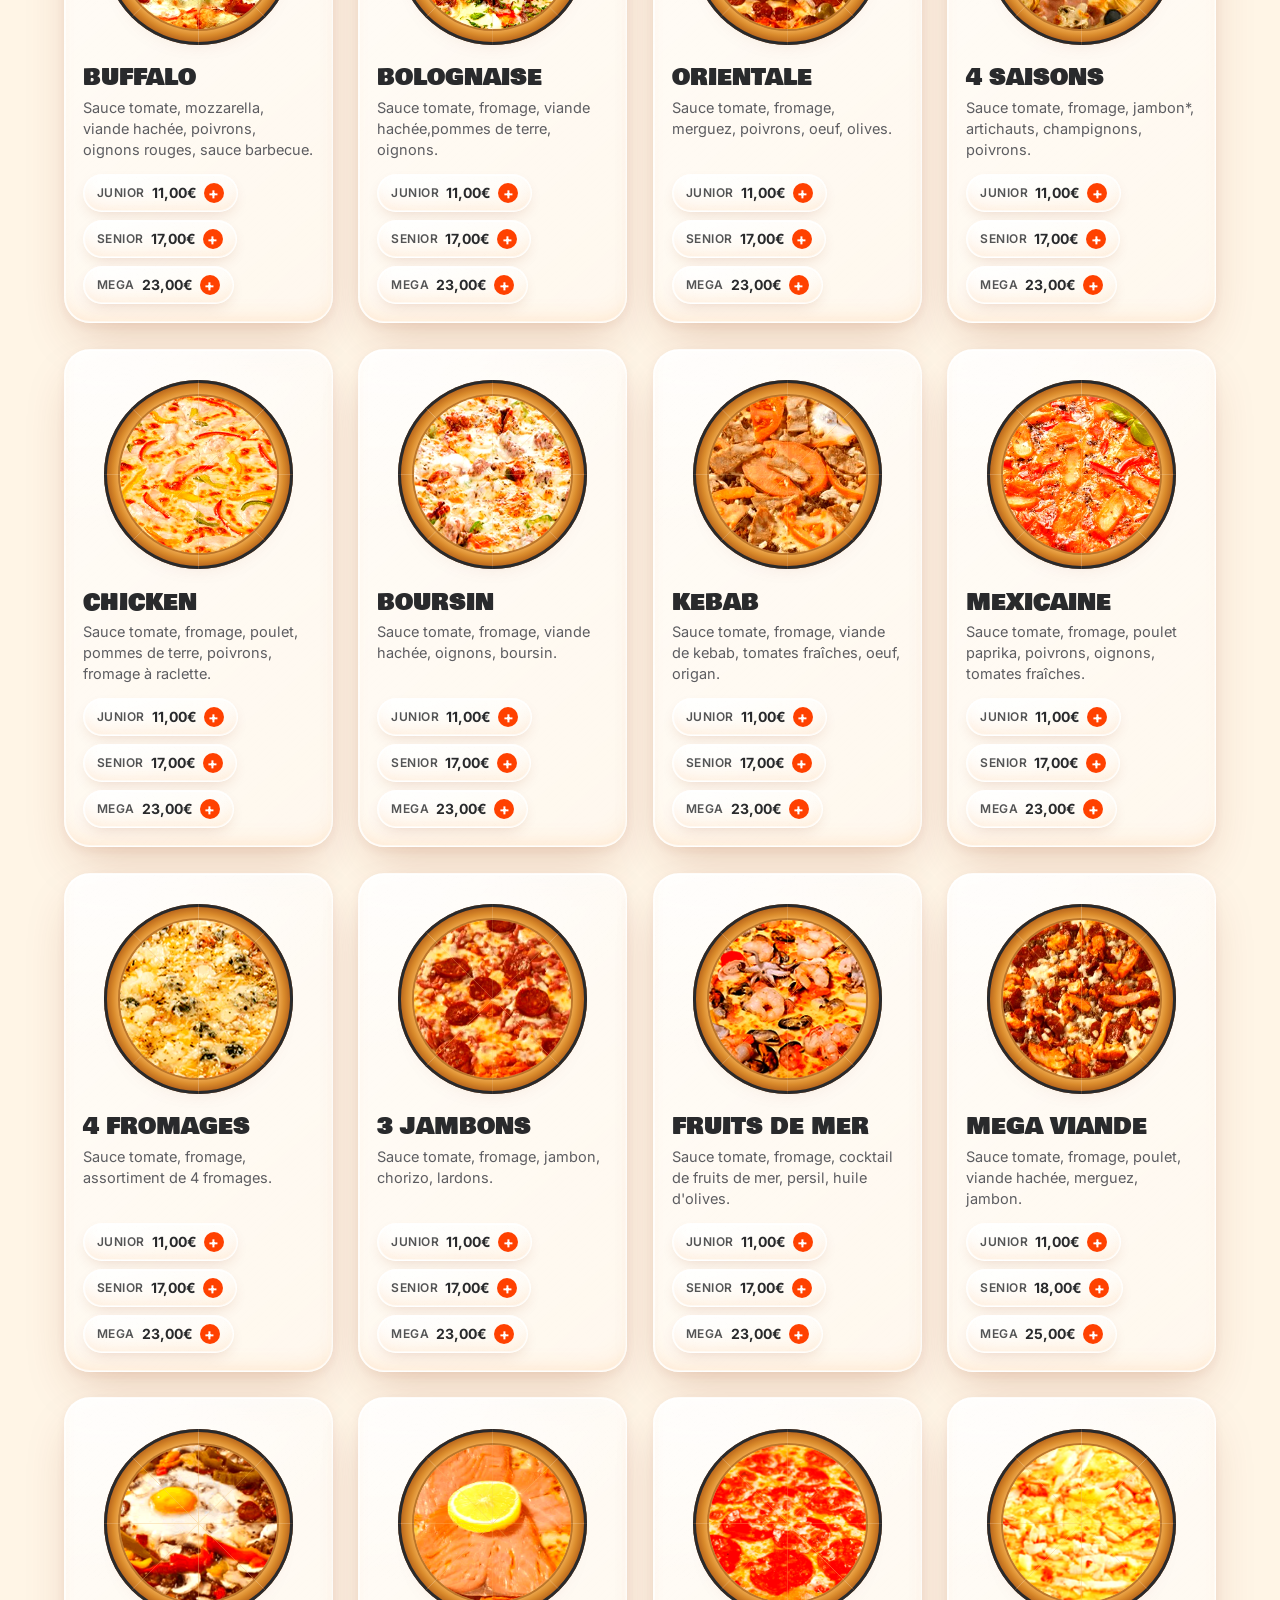
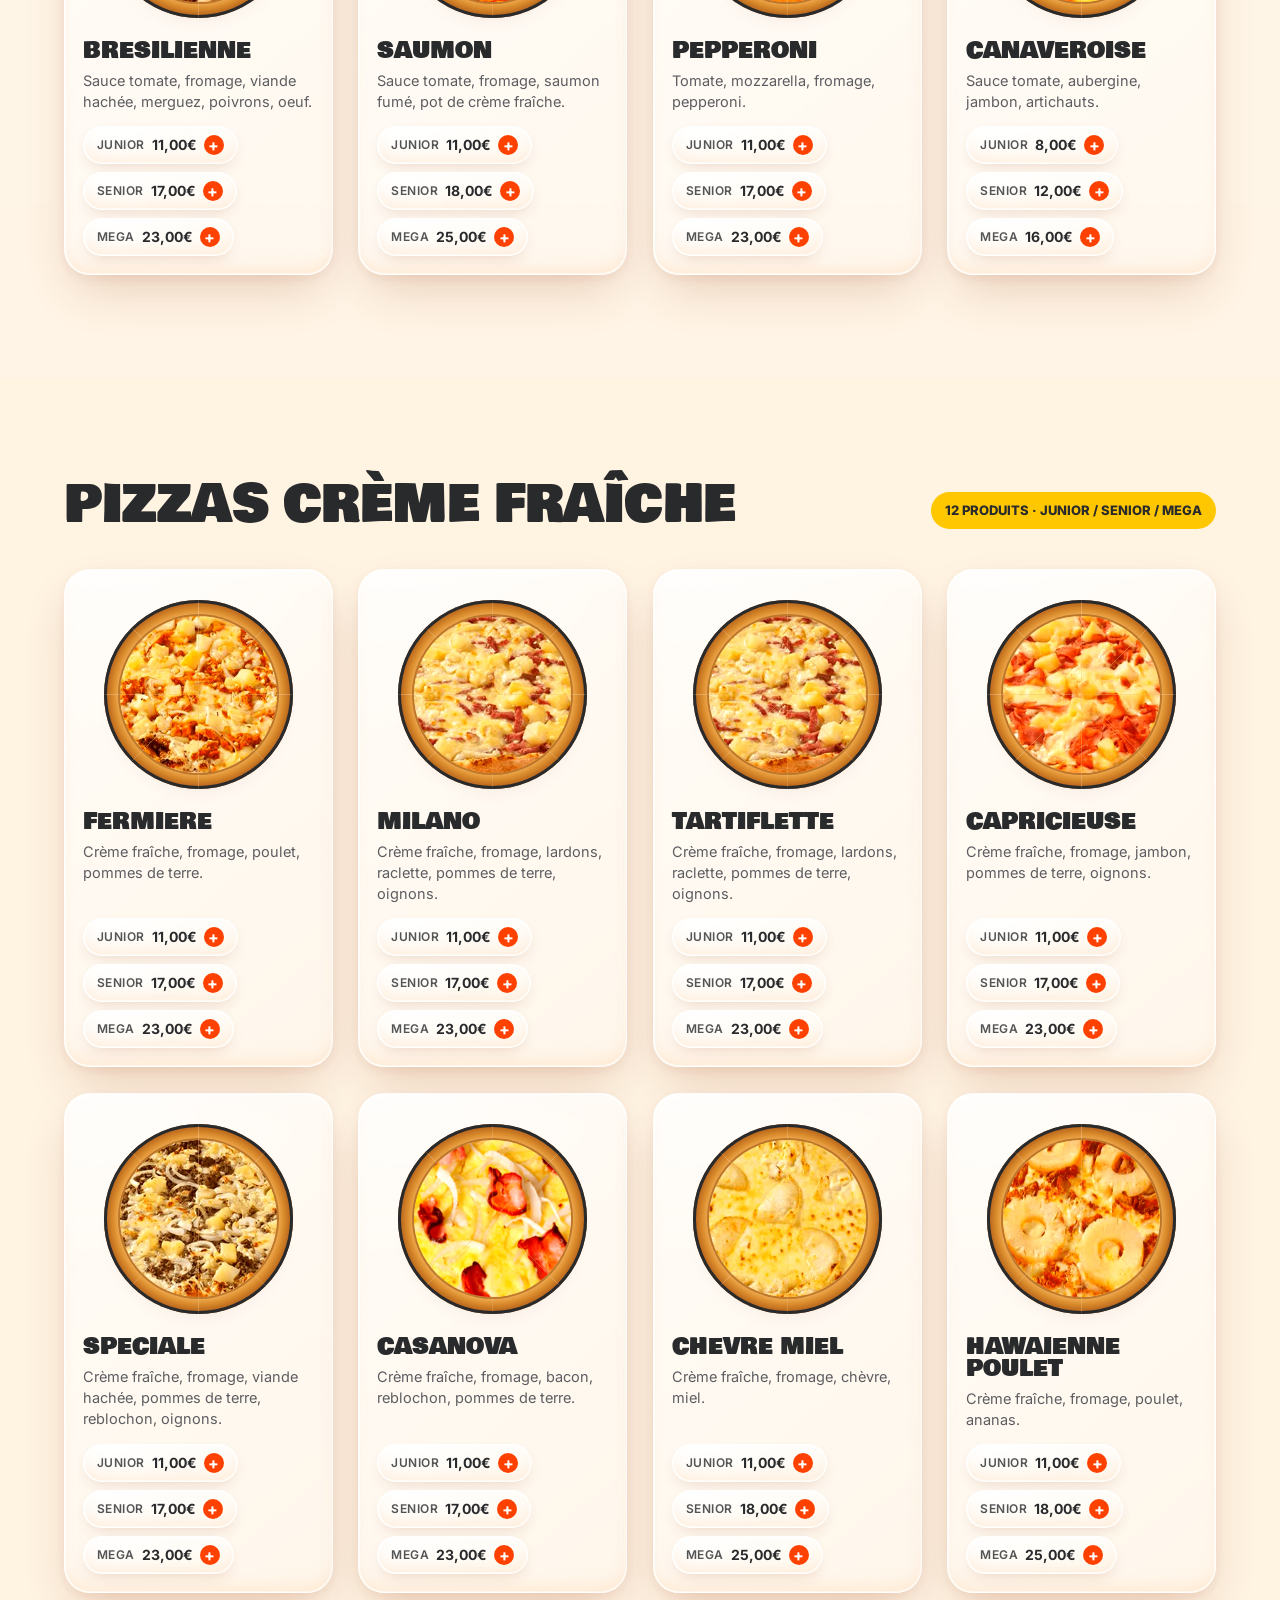
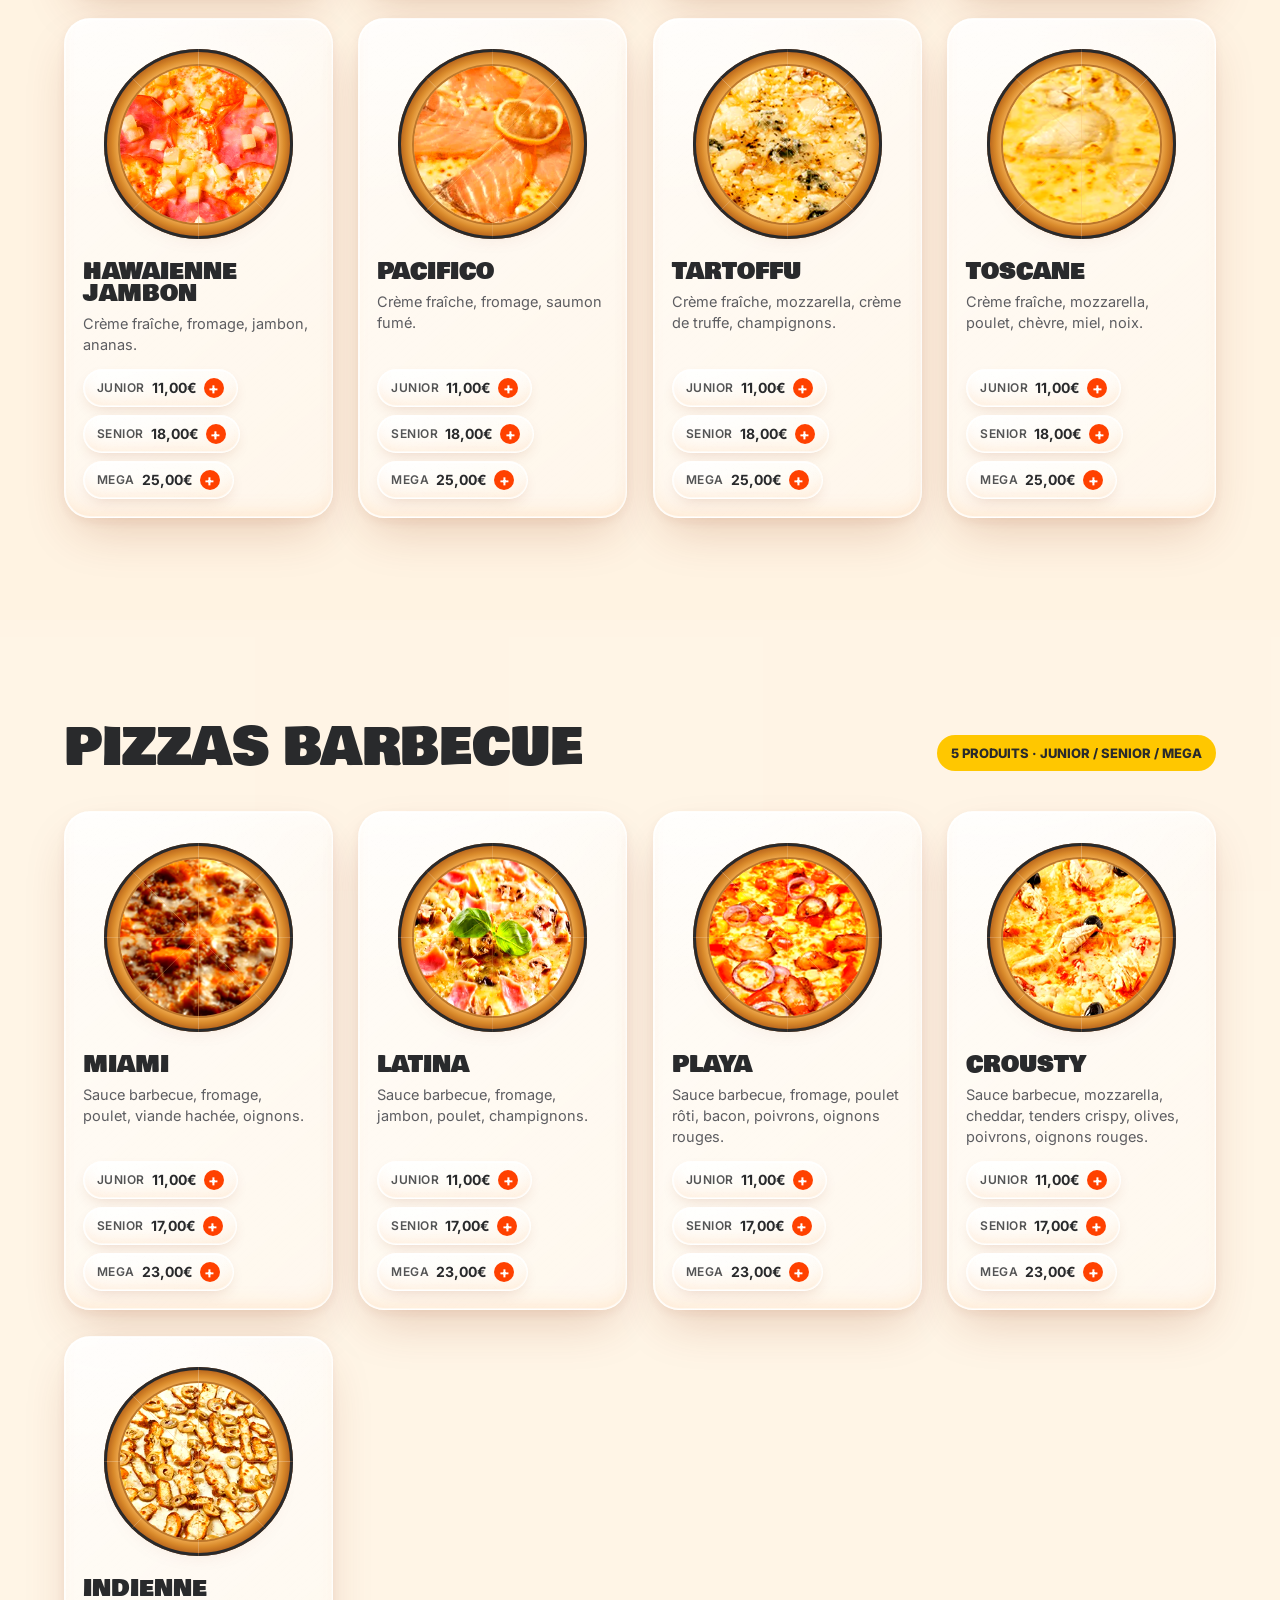
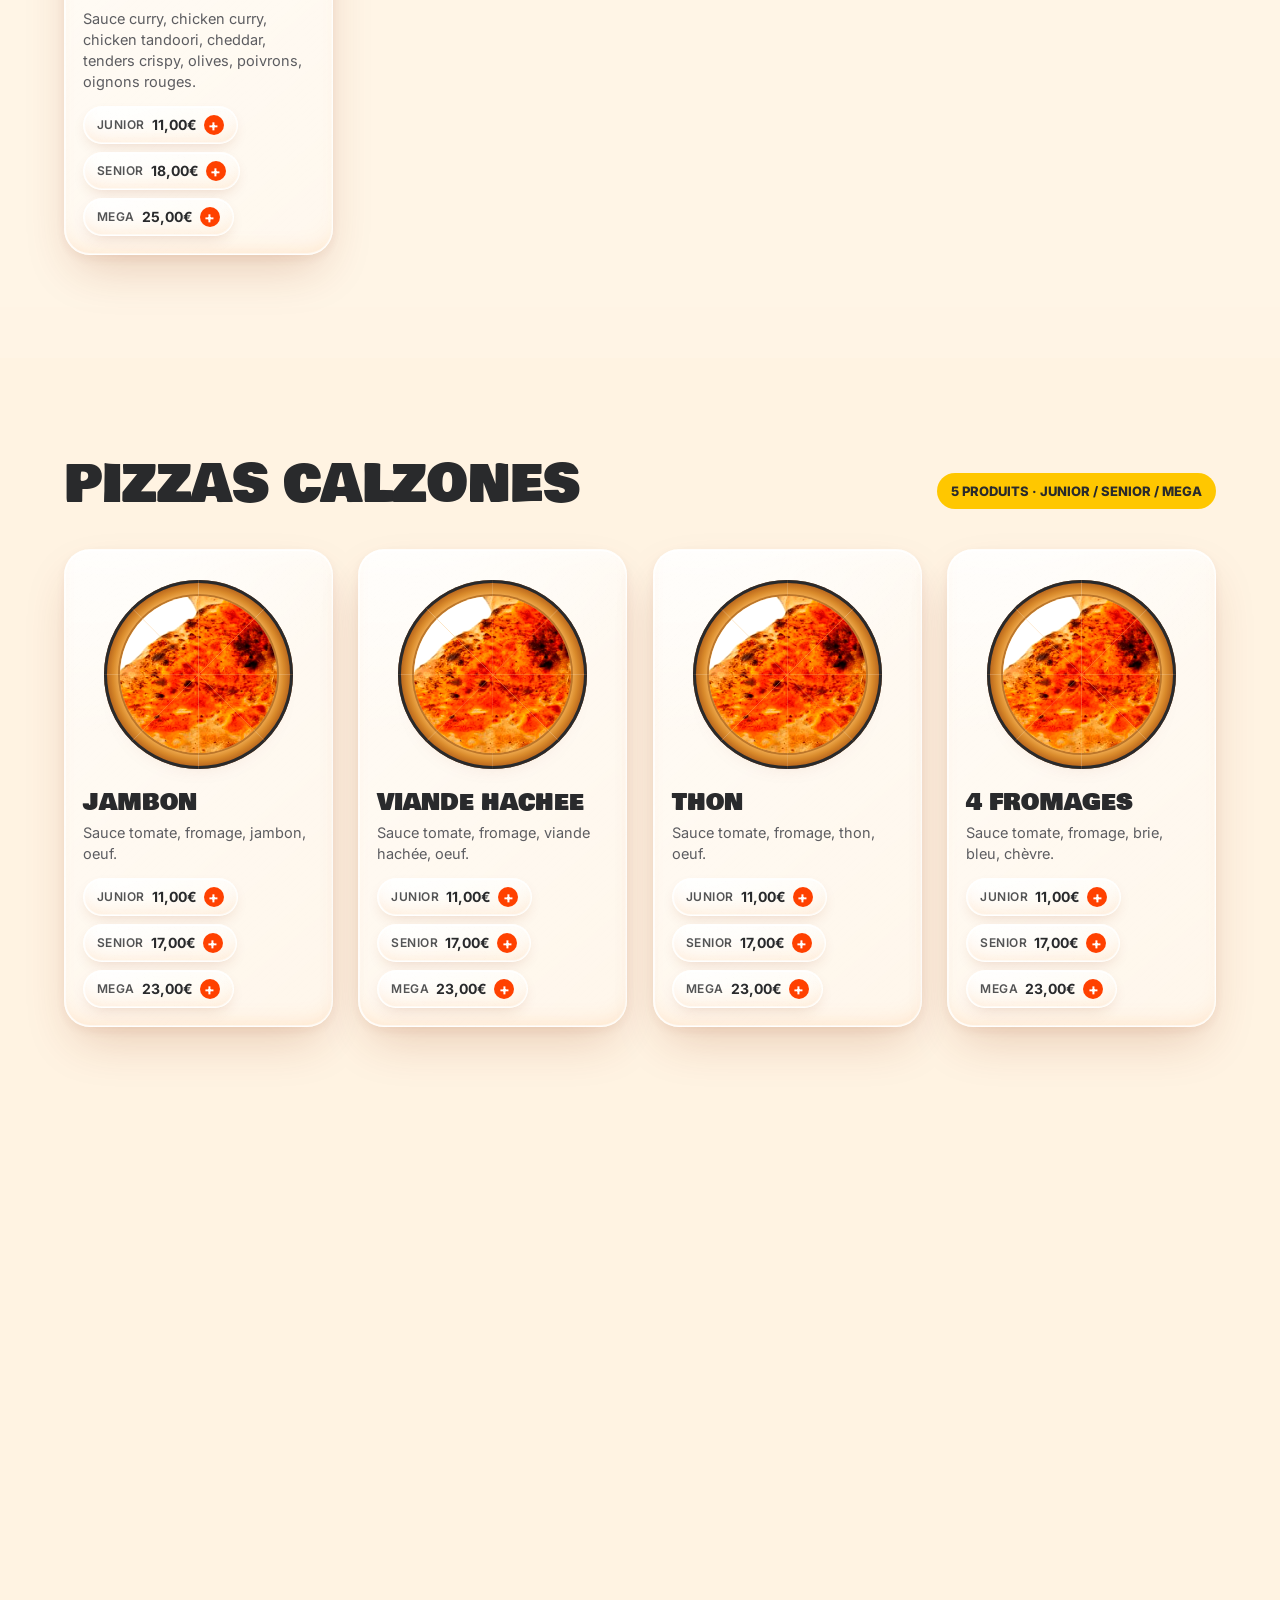
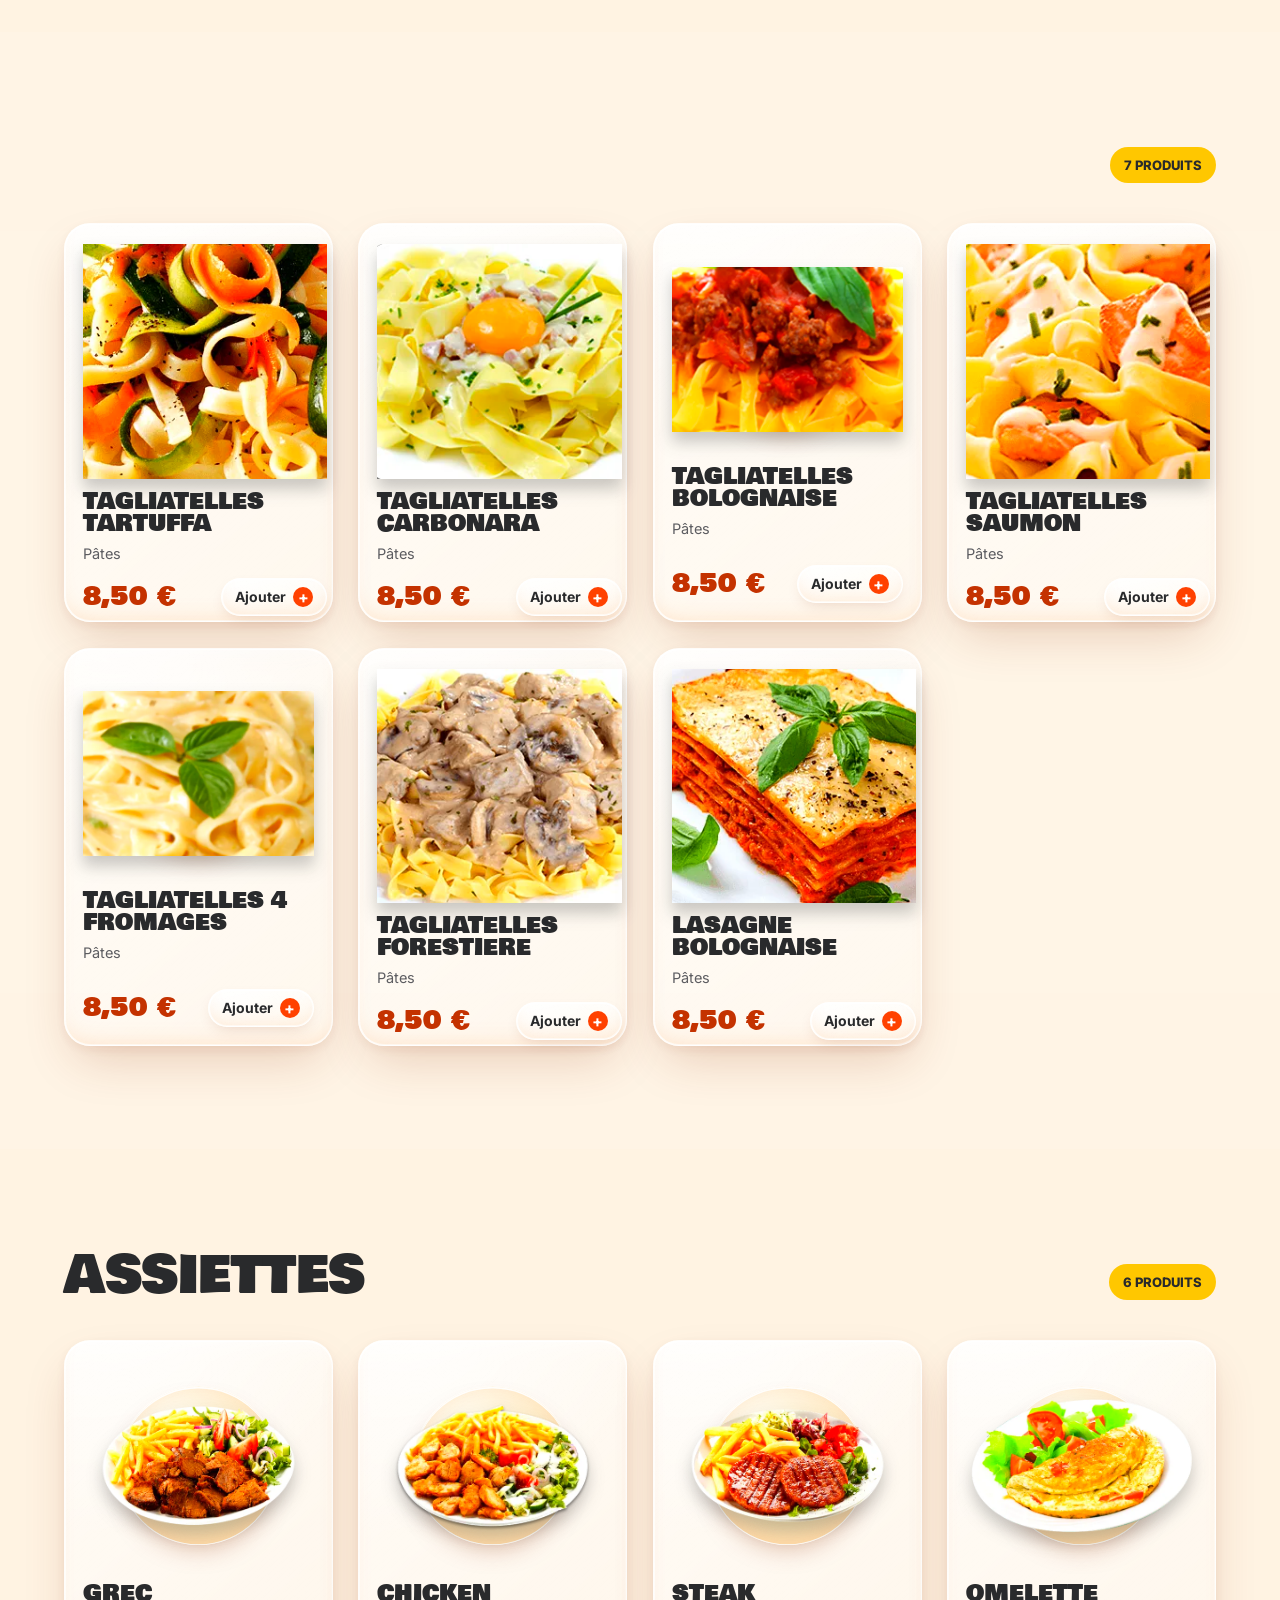
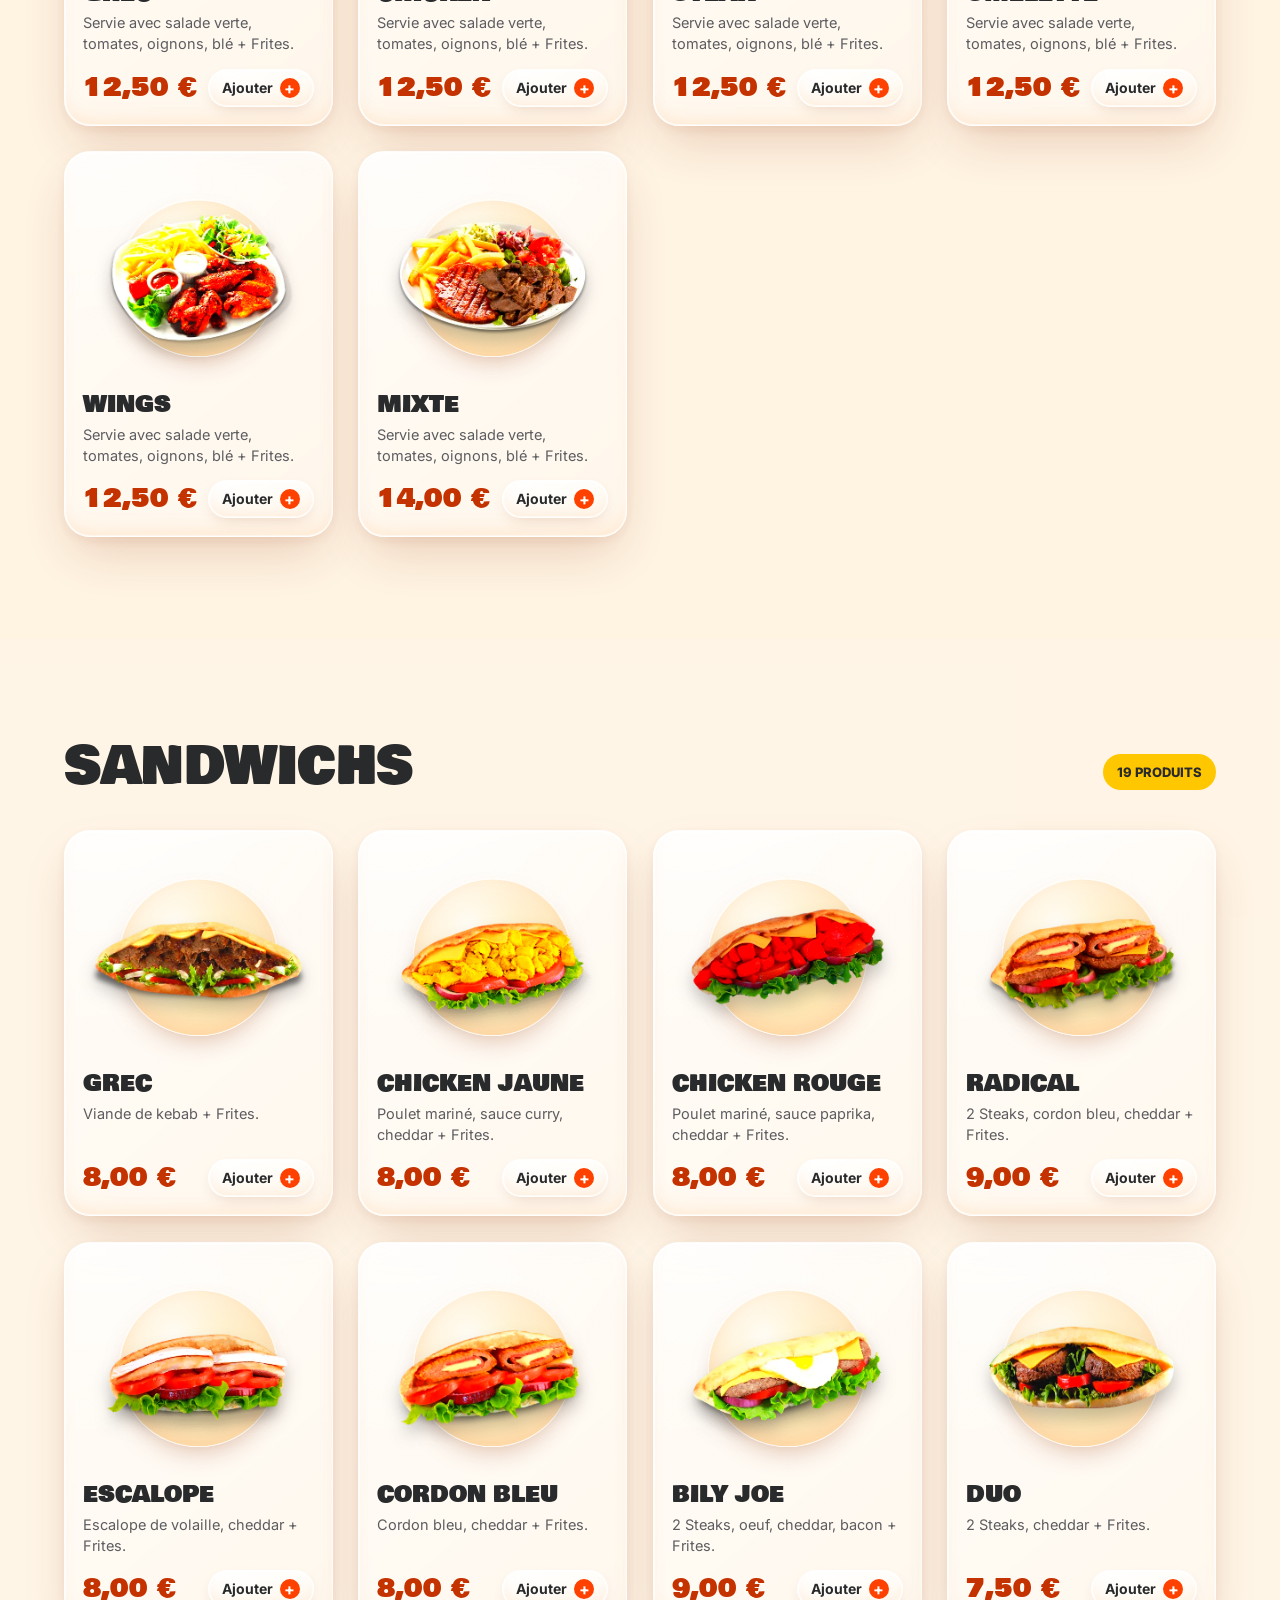
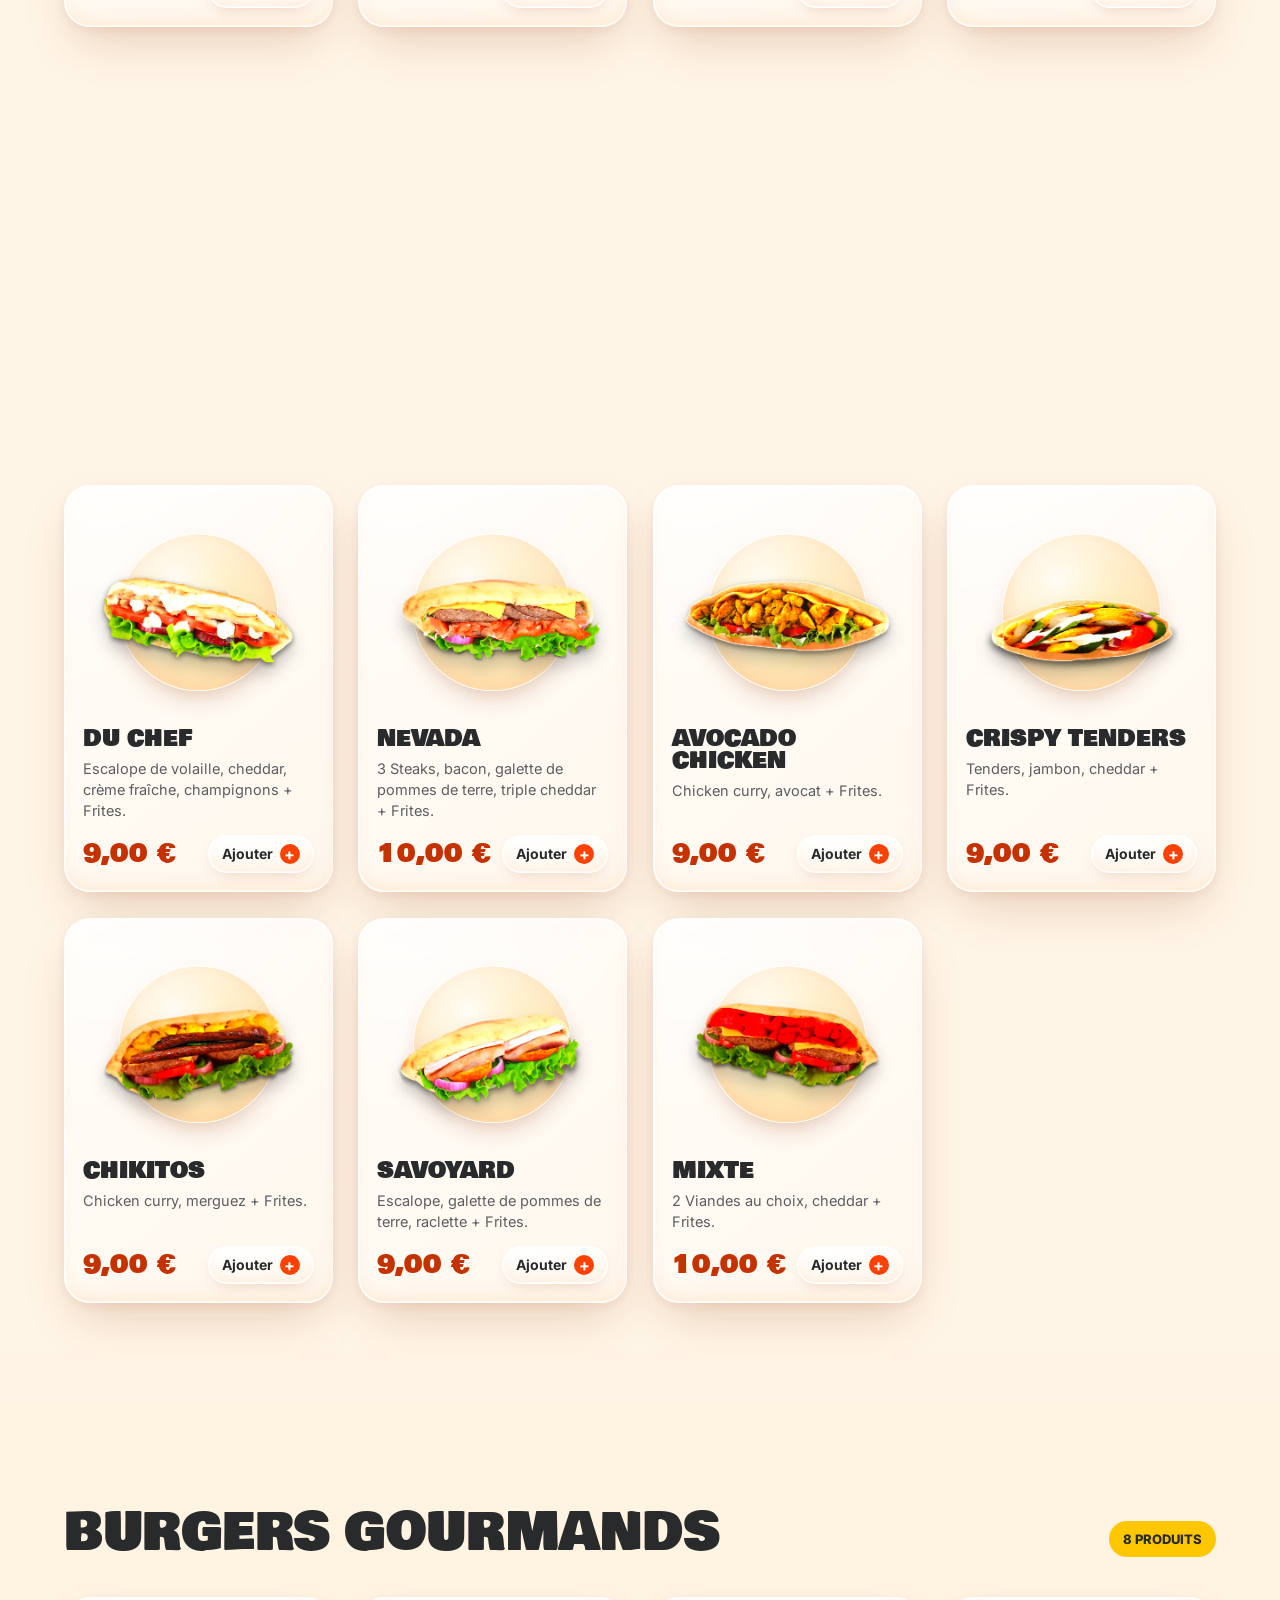
<file: pizza-food/carte.html>
<!doctype html>
<html lang="fr">
<head>
  <meta charset="utf-8">
  <meta name="viewport" content="width=device-width, initial-scale=1">
  <title>La carte — Pizza Food, Chennevières-sur-Marne</title>
  <meta name="description" content="La carte complète de Pizza Food : 190 produits dans 21 catégories. Pizzas Junior, Senior ou Mega, burgers, tacos, sandwichs, tex-mex, desserts et boissons.">
  <meta name="theme-color" content="#ff4100">
  <link rel="stylesheet" href="css/fonts.css?v=12.3">
  <link rel="stylesheet" href="css/style.css?v=12.3">
  <link rel="stylesheet" href="css/raffine.css?v=12.3">
  <link rel="stylesheet" href="css/glass.css?v=12.3">
  <link rel="stylesheet" href="css/legal.css?v=12.3">
  <link rel="stylesheet" href="css/mobile.css?v=12.3">
  <noscript><style>.curtain{display:none}</style></noscript>
  <!-- seo:jsonld (généré par outils/generer-seo.js) -->
  <script type="application/ld+json">{"@context":"https://schema.org","@type":"Restaurant","@id":"https://pizza-food.fr/#restaurant","name":"Pizza Food","legalName":"PIZZA FOOD (SASU)","url":"https://pizza-food.fr/","telephone":"+33 1 45 94 29 50","email":"contact@pizza-food.fr","image":"https://pizza-food.fr/img/bandeaux/livraison.webp","address":{"@type":"PostalAddress","streetAddress":"34 rue du Général de Gaulle","postalCode":"94430","addressLocality":"Chennevières-sur-Marne","addressRegion":"Val-de-Marne","addressCountry":"FR"},"servesCuisine":["Pizza","Burgers","Tacos","Tex-Mex","Sandwichs"],"priceRange":"€","currenciesAccepted":"EUR","paymentAccepted":"Carte bancaire, Espèces, Titres-restaurant","openingHoursSpecification":[{"@type":"OpeningHoursSpecification","dayOfWeek":["Monday","Tuesday","Wednesday","Thursday","Friday","Saturday"],"opens":"11:00","closes":"23:00"}],"areaServed":[{"@type":"City","name":"Chennevières-sur-Marne"},{"@type":"City","name":"Bonneuil-sur-Marne"},{"@type":"City","name":"Champigny-sur-Marne"},{"@type":"City","name":"La Queue-en-Brie"},{"@type":"City","name":"La Varenne Saint-Hilaire"},{"@type":"City","name":"Le Plessis-Trévise"},{"@type":"City","name":"Noiseau"},{"@type":"City","name":"Ormesson-sur-Marne"},{"@type":"City","name":"Saint-Maur-des-Fossés"},{"@type":"City","name":"Sucy-en-Brie"},{"@type":"City","name":"Villiers-sur-Marne"}],"hasMenu":{"@type":"Menu","name":"La carte Pizza Food","inLanguage":"fr","url":"https://pizza-food.fr/carte.html","hasMenuSection":[{"@type":"MenuSection","name":"Menus enfants","hasMenuItem":[{"@type":"MenuItem","name":"Cheese Burger","description":"1 Cheese burger + 1 Frites + 1 Capri-sun + 1 Compote.","offers":{"@type":"Offer","price":"6.50","priceCurrency":"EUR"}},{"@type":"MenuItem","name":"Nuggets","description":"5 Nuggets + 1 Frites + 1 Capri-sun + 1 Compote.","offers":{"@type":"Offer","price":"6.50","priceCurrency":"EUR"}}]},{"@type":"MenuSection","name":"Menus","hasMenuItem":[{"@type":"MenuItem","name":"Solo","description":"1 Pizza Junior au choix + 6 Wings ou 6 Nuggets + 1 Boisson 33cl au choix.","offers":{"@type":"Offer","price":"14.50","priceCurrency":"EUR"}},{"@type":"MenuItem","name":"Duo","description":"2 Pizzas Senior au choix + 10 Wings ou 10 Nuggets + 1 Boisson maxi 1.5l.","offers":{"@type":"Offer","price":"29.00","priceCurrency":"EUR"}},{"@type":"MenuItem","name":"Triple","description":"3 Pizzas Junior au choix + 1 Boisson maxi 1.5l.","offers":{"@type":"Offer","price":"26.00","priceCurrency":"EUR"}}]},{"@type":"MenuSection","name":"Menus midi","hasMenuItem":[{"@type":"MenuItem","name":"Pizza","description":"1 Pizza Junior au choix + 1 Dessert au choix + 1 Boisson 33cl au choix.","offers":{"@type":"Offer","price":"11.00","priceCurrency":"EUR"}},{"@type":"MenuItem","name":"Salade","description":"1 Salade au choix + 1 Dessert au choix + 1 Boisson 33cl au choix.","offers":{"@type":"Offer","price":"11.00","priceCurrency":"EUR"}},{"@type":"MenuItem","name":"Sandwich","description":"1 Sandwich grec ou chicken + 1 Dessert au choix + 1 Boisson 33cl au choix.","offers":{"@type":"Offer","price":"11.00","priceCurrency":"EUR"}},{"@type":"MenuItem","name":"Tex Mex","description":"7 Pièces de tex-mex au choix + 1 Dessert au choix + 1 Boisson 33cl au choix.","offers":{"@type":"Offer","price":"11.00","priceCurrency":"EUR"}}]},{"@type":"MenuSection","name":"Pizzas tomate","hasMenuItem":[{"@type":"MenuItem","name":"Marguerita","description":"Sauce tomate, fromage, olives.","offers":[{"@type":"Offer","name":"Junior","price":"8.00","priceCurrency":"EUR"},{"@type":"Offer","name":"Senior","price":"12.00","priceCurrency":"EUR"},{"@type":"Offer","name":"Mega","price":"16.00","priceCurrency":"EUR"}]},{"@type":"MenuItem","name":"Reine","description":"Sauce tomate, fromage, jambon, champignons.","offers":[{"@type":"Offer","name":"Junior","price":"11.00","priceCurrency":"EUR"},{"@type":"Offer","name":"Senior","price":"17.00","priceCurrency":"EUR"},{"@type":"Offer","name":"Mega","price":"23.00","priceCurrency":"EUR"}]},{"@type":"MenuItem","name":"Napolitaine","description":"Sauce tomate, fromage, anchois, câpres, olives.","offers":[{"@type":"Offer","name":"Junior","price":"11.00","priceCurrency":"EUR"},{"@type":"Offer","name":"Senior","price":"17.00","priceCurrency":"EUR"},{"@type":"Offer","name":"Mega","price":"23.00","priceCurrency":"EUR"}]},{"@type":"MenuItem","name":"Vegetarienne","description":"Sauce tomate, fromage, champignons, tomates fraîches, poivrons, oignons, olives.","offers":[{"@type":"Offer","name":"Junior","price":"11.00","priceCurrency":"EUR"},{"@type":"Offer","name":"Senior","price":"17.00","priceCurrency":"EUR"},{"@type":"Offer","name":"Mega","price":"23.00","priceCurrency":"EUR"}]},{"@type":"MenuItem","name":"Paysanne","description":"Sauce tomate, fromage, lardons, oeuf.","offers":[{"@type":"Offer","name":"Junior","price":"11.00","priceCurrency":"EUR"},{"@type":"Offer","name":"Senior","price":"17.00","priceCurrency":"EUR"},{"@type":"Offer","name":"Mega","price":"23.00","priceCurrency":"EUR"}]},{"@type":"MenuItem","name":"Texas","description":"Sauce tomate, fromage, pepperoni, viande hachée, oignons.","offers":[{"@type":"Offer","name":"Junior","price":"11.00","priceCurrency":"EUR"},{"@type":"Offer","name":"Senior","price":"17.00","priceCurrency":"EUR"},{"@type":"Offer","name":"Mega","price":"23.00","priceCurrency":"EUR"}]},{"@type":"MenuItem","name":"Campione","description":"Sauce tomate, fromage, viande hachée, champignons, oeuf.","offers":[{"@type":"Offer","name":"Junior","price":"11.00","priceCurrency":"EUR"},{"@type":"Offer","name":"Senior","price":"17.00","priceCurrency":"EUR"},{"@type":"Offer","name":"Mega","price":"23.00","priceCurrency":"EUR"}]},{"@type":"MenuItem","name":"Neptune","description":"Sauce tomate, fromage, thon, poivrons, oeuf, olives.","offers":[{"@type":"Offer","name":"Junior","price":"11.00","priceCurrency":"EUR"},{"@type":"Offer","name":"Senior","price":"17.00","priceCurrency":"EUR"},{"@type":"Offer","name":"Mega","price":"23.00","priceCurrency":"EUR"}]},{"@type":"MenuItem","name":"Buffalo","description":"Sauce tomate, mozzarella, viande hachée, poivrons, oignons rouges, sauce barbecue.","offers":[{"@type":"Offer","name":"Junior","price":"11.00","priceCurrency":"EUR"},{"@type":"Offer","name":"Senior","price":"17.00","priceCurrency":"EUR"},{"@type":"Offer","name":"Mega","price":"23.00","priceCurrency":"EUR"}]},{"@type":"MenuItem","name":"Bolognaise","description":"Sauce tomate, fromage, viande hachée,pommes de terre, oignons.","offers":[{"@type":"Offer","name":"Junior","price":"11.00","priceCurrency":"EUR"},{"@type":"Offer","name":"Senior","price":"17.00","priceCurrency":"EUR"},{"@type":"Offer","name":"Mega","price":"23.00","priceCurrency":"EUR"}]},{"@type":"MenuItem","name":"Orientale","description":"Sauce tomate, fromage, merguez, poivrons, oeuf, olives.","offers":[{"@type":"Offer","name":"Junior","price":"11.00","priceCurrency":"EUR"},{"@type":"Offer","name":"Senior","price":"17.00","priceCurrency":"EUR"},{"@type":"Offer","name":"Mega","price":"23.00","priceCurrency":"EUR"}]},{"@type":"MenuItem","name":"4 Saisons","description":"Sauce tomate, fromage, jambon*, artichauts, champignons, poivrons.","offers":[{"@type":"Offer","name":"Junior","price":"11.00","priceCurrency":"EUR"},{"@type":"Offer","name":"Senior","price":"17.00","priceCurrency":"EUR"},{"@type":"Offer","name":"Mega","price":"23.00","priceCurrency":"EUR"}]},{"@type":"MenuItem","name":"Chicken","description":"Sauce tomate, fromage, poulet, pommes de terre, poivrons, fromage à raclette.","offers":[{"@type":"Offer","name":"Junior","price":"11.00","priceCurrency":"EUR"},{"@type":"Offer","name":"Senior","price":"17.00","priceCurrency":"EUR"},{"@type":"Offer","name":"Mega","price":"23.00","priceCurrency":"EUR"}]},{"@type":"MenuItem","name":"Boursin","description":"Sauce tomate, fromage, viande hachée, oignons, boursin.","offers":[{"@type":"Offer","name":"Junior","price":"11.00","priceCurrency":"EUR"},{"@type":"Offer","name":"Senior","price":"17.00","priceCurrency":"EUR"},{"@type":"Offer","name":"Mega","price":"23.00","priceCurrency":"EUR"}]},{"@type":"MenuItem","name":"Kebab","description":"Sauce tomate, fromage, viande de kebab, tomates fraîches, oeuf, origan.","offers":[{"@type":"Offer","name":"Junior","price":"11.00","priceCurrency":"EUR"},{"@type":"Offer","name":"Senior","price":"17.00","priceCurrency":"EUR"},{"@type":"Offer","name":"Mega","price":"23.00","priceCurrency":"EUR"}]},{"@type":"MenuItem","name":"Mexicaine","description":"Sauce tomate, fromage, poulet paprika, poivrons, oignons, tomates fraîches.","offers":[{"@type":"Offer","name":"Junior","price":"11.00","priceCurrency":"EUR"},{"@type":"Offer","name":"Senior","price":"17.00","priceCurrency":"EUR"},{"@type":"Offer","name":"Mega","price":"23.00","priceCurrency":"EUR"}]},{"@type":"MenuItem","name":"4 Fromages","description":"Sauce tomate, fromage, assortiment de 4 fromages.","offers":[{"@type":"Offer","name":"Junior","price":"11.00","priceCurrency":"EUR"},{"@type":"Offer","name":"Senior","price":"17.00","priceCurrency":"EUR"},{"@type":"Offer","name":"Mega","price":"23.00","priceCurrency":"EUR"}]},{"@type":"MenuItem","name":"3 Jambons","description":"Sauce tomate, fromage, jambon, chorizo, lardons.","offers":[{"@type":"Offer","name":"Junior","price":"11.00","priceCurrency":"EUR"},{"@type":"Offer","name":"Senior","price":"17.00","priceCurrency":"EUR"},{"@type":"Offer","name":"Mega","price":"23.00","priceCurrency":"EUR"}]},{"@type":"MenuItem","name":"Fruits De Mer","description":"Sauce tomate, fromage, cocktail de fruits de mer, persil, huile d'olives.","offers":[{"@type":"Offer","name":"Junior","price":"11.00","priceCurrency":"EUR"},{"@type":"Offer","name":"Senior","price":"17.00","priceCurrency":"EUR"},{"@type":"Offer","name":"Mega","price":"23.00","priceCurrency":"EUR"}]},{"@type":"MenuItem","name":"Mega Viande","description":"Sauce tomate, fromage, poulet, viande hachée, merguez, jambon.","offers":[{"@type":"Offer","name":"Junior","price":"11.00","priceCurrency":"EUR"},{"@type":"Offer","name":"Senior","price":"18.00","priceCurrency":"EUR"},{"@type":"Offer","name":"Mega","price":"25.00","priceCurrency":"EUR"}]},{"@type":"MenuItem","name":"Bresilienne","description":"Sauce tomate, fromage, viande hachée, merguez, poivrons, oeuf.","offers":[{"@type":"Offer","name":"Junior","price":"11.00","priceCurrency":"EUR"},{"@type":"Offer","name":"Senior","price":"17.00","priceCurrency":"EUR"},{"@type":"Offer","name":"Mega","price":"23.00","priceCurrency":"EUR"}]},{"@type":"MenuItem","name":"Saumon","description":"Sauce tomate, fromage, saumon fumé, pot de crème fraîche.","offers":[{"@type":"Offer","name":"Junior","price":"11.00","priceCurrency":"EUR"},{"@type":"Offer","name":"Senior","price":"18.00","priceCurrency":"EUR"},{"@type":"Offer","name":"Mega","price":"25.00","priceCurrency":"EUR"}]},{"@type":"MenuItem","name":"Pepperoni","description":"Tomate, mozzarella, fromage, pepperoni.","offers":[{"@type":"Offer","name":"Junior","price":"11.00","priceCurrency":"EUR"},{"@type":"Offer","name":"Senior","price":"17.00","priceCurrency":"EUR"},{"@type":"Offer","name":"Mega","price":"23.00","priceCurrency":"EUR"}]},{"@type":"MenuItem","name":"Canaveroise","description":"Sauce tomate, aubergine, jambon, artichauts.","offers":[{"@type":"Offer","name":"Junior","price":"8.00","priceCurrency":"EUR"},{"@type":"Offer","name":"Senior","price":"12.00","priceCurrency":"EUR"},{"@type":"Offer","name":"Mega","price":"16.00","priceCurrency":"EUR"}]}]},{"@type":"MenuSection","name":"Pizzas crème fraîche","hasMenuItem":[{"@type":"MenuItem","name":"Fermiere","description":"Crème fraîche, fromage, poulet, pommes de terre.","offers":[{"@type":"Offer","name":"Junior","price":"11.00","priceCurrency":"EUR"},{"@type":"Offer","name":"Senior","price":"17.00","priceCurrency":"EUR"},{"@type":"Offer","name":"Mega","price":"23.00","priceCurrency":"EUR"}]},{"@type":"MenuItem","name":"Milano","description":"Crème fraîche, fromage, lardons, raclette, pommes de terre, oignons.","offers":[{"@type":"Offer","name":"Junior","price":"11.00","priceCurrency":"EUR"},{"@type":"Offer","name":"Senior","price":"17.00","priceCurrency":"EUR"},{"@type":"Offer","name":"Mega","price":"23.00","priceCurrency":"EUR"}]},{"@type":"MenuItem","name":"Tartiflette","description":"Crème fraîche, fromage, lardons, raclette, pommes de terre, oignons.","offers":[{"@type":"Offer","name":"Junior","price":"11.00","priceCurrency":"EUR"},{"@type":"Offer","name":"Senior","price":"17.00","priceCurrency":"EUR"},{"@type":"Offer","name":"Mega","price":"23.00","priceCurrency":"EUR"}]},{"@type":"MenuItem","name":"Capricieuse","description":"Crème fraîche, fromage, jambon, pommes de terre, oignons.","offers":[{"@type":"Offer","name":"Junior","price":"11.00","priceCurrency":"EUR"},{"@type":"Offer","name":"Senior","price":"17.00","priceCurrency":"EUR"},{"@type":"Offer","name":"Mega","price":"23.00","priceCurrency":"EUR"}]},{"@type":"MenuItem","name":"Speciale","description":"Crème fraîche, fromage, viande hachée, pommes de terre, reblochon, oignons.","offers":[{"@type":"Offer","name":"Junior","price":"11.00","priceCurrency":"EUR"},{"@type":"Offer","name":"Senior","price":"17.00","priceCurrency":"EUR"},{"@type":"Offer","name":"Mega","price":"23.00","priceCurrency":"EUR"}]},{"@type":"MenuItem","name":"Casanova","description":"Crème fraîche, fromage, bacon, reblochon, pommes de terre.","offers":[{"@type":"Offer","name":"Junior","price":"11.00","priceCurrency":"EUR"},{"@type":"Offer","name":"Senior","price":"17.00","priceCurrency":"EUR"},{"@type":"Offer","name":"Mega","price":"23.00","priceCurrency":"EUR"}]},{"@type":"MenuItem","name":"Chevre Miel","description":"Crème fraîche, fromage, chèvre, miel.","offers":[{"@type":"Offer","name":"Junior","price":"11.00","priceCurrency":"EUR"},{"@type":"Offer","name":"Senior","price":"18.00","priceCurrency":"EUR"},{"@type":"Offer","name":"Mega","price":"25.00","priceCurrency":"EUR"}]},{"@type":"MenuItem","name":"Hawaienne Poulet","description":"Crème fraîche, fromage, poulet, ananas.","offers":[{"@type":"Offer","name":"Junior","price":"11.00","priceCurrency":"EUR"},{"@type":"Offer","name":"Senior","price":"18.00","priceCurrency":"EUR"},{"@type":"Offer","name":"Mega","price":"25.00","priceCurrency":"EUR"}]},{"@type":"MenuItem","name":"Hawaienne Jambon","description":"Crème fraîche, fromage, jambon, ananas.","offers":[{"@type":"Offer","name":"Junior","price":"11.00","priceCurrency":"EUR"},{"@type":"Offer","name":"Senior","price":"18.00","priceCurrency":"EUR"},{"@type":"Offer","name":"Mega","price":"25.00","priceCurrency":"EUR"}]},{"@type":"MenuItem","name":"Pacifico","description":"Crème fraîche, fromage, saumon fumé.","offers":[{"@type":"Offer","name":"Junior","price":"11.00","priceCurrency":"EUR"},{"@type":"Offer","name":"Senior","price":"18.00","priceCurrency":"EUR"},{"@type":"Offer","name":"Mega","price":"25.00","priceCurrency":"EUR"}]},{"@type":"MenuItem","name":"Tartoffu","description":"Crème fraîche, mozzarella, crème de truffe, champignons.","offers":[{"@type":"Offer","name":"Junior","price":"11.00","priceCurrency":"EUR"},{"@type":"Offer","name":"Senior","price":"18.00","priceCurrency":"EUR"},{"@type":"Offer","name":"Mega","price":"25.00","priceCurrency":"EUR"}]},{"@type":"MenuItem","name":"Toscane","description":"Crème fraîche, mozzarella, poulet, chèvre, miel, noix.","offers":[{"@type":"Offer","name":"Junior","price":"11.00","priceCurrency":"EUR"},{"@type":"Offer","name":"Senior","price":"18.00","priceCurrency":"EUR"},{"@type":"Offer","name":"Mega","price":"25.00","priceCurrency":"EUR"}]}]},{"@type":"MenuSection","name":"Pizzas barbecue","hasMenuItem":[{"@type":"MenuItem","name":"Miami","description":"Sauce barbecue, fromage, poulet, viande hachée, oignons.","offers":[{"@type":"Offer","name":"Junior","price":"11.00","priceCurrency":"EUR"},{"@type":"Offer","name":"Senior","price":"17.00","priceCurrency":"EUR"},{"@type":"Offer","name":"Mega","price":"23.00","priceCurrency":"EUR"}]},{"@type":"MenuItem","name":"Latina","description":"Sauce barbecue, fromage, jambon, poulet, champignons.","offers":[{"@type":"Offer","name":"Junior","price":"11.00","priceCurrency":"EUR"},{"@type":"Offer","name":"Senior","price":"17.00","priceCurrency":"EUR"},{"@type":"Offer","name":"Mega","price":"23.00","priceCurrency":"EUR"}]},{"@type":"MenuItem","name":"Playa","description":"Sauce barbecue, fromage, poulet rôti, bacon, poivrons, oignons rouges.","offers":[{"@type":"Offer","name":"Junior","price":"11.00","priceCurrency":"EUR"},{"@type":"Offer","name":"Senior","price":"17.00","priceCurrency":"EUR"},{"@type":"Offer","name":"Mega","price":"23.00","priceCurrency":"EUR"}]},{"@type":"MenuItem","name":"Crousty","description":"Sauce barbecue, mozzarella, cheddar, tenders crispy, olives, poivrons, oignons rouges.","offers":[{"@type":"Offer","name":"Junior","price":"11.00","priceCurrency":"EUR"},{"@type":"Offer","name":"Senior","price":"17.00","priceCurrency":"EUR"},{"@type":"Offer","name":"Mega","price":"23.00","priceCurrency":"EUR"}]},{"@type":"MenuItem","name":"Indienne","description":"Sauce curry, chicken curry, chicken tandoori, cheddar, tenders crispy, olives, poivrons, oignons rouges.","offers":[{"@type":"Offer","name":"Junior","price":"11.00","priceCurrency":"EUR"},{"@type":"Offer","name":"Senior","price":"18.00","priceCurrency":"EUR"},{"@type":"Offer","name":"Mega","price":"25.00","priceCurrency":"EUR"}]}]},{"@type":"MenuSection","name":"Pizzas calzones","hasMenuItem":[{"@type":"MenuItem","name":"Jambon","description":"Sauce tomate, fromage, jambon, oeuf.","offers":[{"@type":"Offer","name":"Junior","price":"11.00","priceCurrency":"EUR"},{"@type":"Offer","name":"Senior","price":"17.00","priceCurrency":"EUR"},{"@type":"Offer","name":"Mega","price":"23.00","priceCurrency":"EUR"}]},{"@type":"MenuItem","name":"Viande Hachee","description":"Sauce tomate, fromage, viande hachée, oeuf.","offers":[{"@type":"Offer","name":"Junior","price":"11.00","priceCurrency":"EUR"},{"@type":"Offer","name":"Senior","price":"17.00","priceCurrency":"EUR"},{"@type":"Offer","name":"Mega","price":"23.00","priceCurrency":"EUR"}]},{"@type":"MenuItem","name":"Thon","description":"Sauce tomate, fromage, thon, oeuf.","offers":[{"@type":"Offer","name":"Junior","price":"11.00","priceCurrency":"EUR"},{"@type":"Offer","name":"Senior","price":"17.00","priceCurrency":"EUR"},{"@type":"Offer","name":"Mega","price":"23.00","priceCurrency":"EUR"}]},{"@type":"MenuItem","name":"4 Fromages","description":"Sauce tomate, fromage, brie, bleu, chèvre.","offers":[{"@type":"Offer","name":"Junior","price":"11.00","priceCurrency":"EUR"},{"@type":"Offer","name":"Senior","price":"17.00","priceCurrency":"EUR"},{"@type":"Offer","name":"Mega","price":"23.00","priceCurrency":"EUR"}]},{"@type":"MenuItem","name":"Merguez","description":"Sauce tomate, fromage, merguez, oeuf.","offers":[{"@type":"Offer","name":"Junior","price":"11.00","priceCurrency":"EUR"},{"@type":"Offer","name":"Senior","price":"17.00","priceCurrency":"EUR"},{"@type":"Offer","name":"Mega","price":"23.00","priceCurrency":"EUR"}]}]},{"@type":"MenuSection","name":"Pâtes","hasMenuItem":[{"@type":"MenuItem","name":"Tagliatelles Tartuffa","offers":{"@type":"Offer","price":"8.50","priceCurrency":"EUR"}},{"@type":"MenuItem","name":"Tagliatelles Carbonara","offers":{"@type":"Offer","price":"8.50","priceCurrency":"EUR"}},{"@type":"MenuItem","name":"Tagliatelles Bolognaise","offers":{"@type":"Offer","price":"8.50","priceCurrency":"EUR"}},{"@type":"MenuItem","name":"Tagliatelles Saumon","offers":{"@type":"Offer","price":"8.50","priceCurrency":"EUR"}},{"@type":"MenuItem","name":"Tagliatelles 4 Fromages","offers":{"@type":"Offer","price":"8.50","priceCurrency":"EUR"}},{"@type":"MenuItem","name":"Tagliatelles Forestiere","offers":{"@type":"Offer","price":"8.50","priceCurrency":"EUR"}},{"@type":"MenuItem","name":"Lasagne Bolognaise","offers":{"@type":"Offer","price":"8.50","priceCurrency":"EUR"}}]},{"@type":"MenuSection","name":"Assiettes","hasMenuItem":[{"@type":"MenuItem","name":"Grec","description":"Servie avec salade verte, tomates, oignons, blé + Frites.","offers":{"@type":"Offer","price":"12.50","priceCurrency":"EUR"}},{"@type":"MenuItem","name":"Chicken","description":"Servie avec salade verte, tomates, oignons, blé + Frites.","offers":{"@type":"Offer","price":"12.50","priceCurrency":"EUR"}},{"@type":"MenuItem","name":"Steak","description":"Servie avec salade verte, tomates, oignons, blé + Frites.","offers":{"@type":"Offer","price":"12.50","priceCurrency":"EUR"}},{"@type":"MenuItem","name":"Omelette","description":"Servie avec salade verte, tomates, oignons, blé + Frites.","offers":{"@type":"Offer","price":"12.50","priceCurrency":"EUR"}},{"@type":"MenuItem","name":"Wings","description":"Servie avec salade verte, tomates, oignons, blé + Frites.","offers":{"@type":"Offer","price":"12.50","priceCurrency":"EUR"}},{"@type":"MenuItem","name":"Mixte","description":"Servie avec salade verte, tomates, oignons, blé + Frites.","offers":{"@type":"Offer","price":"14.00","priceCurrency":"EUR"}}]},{"@type":"MenuSection","name":"Sandwichs","hasMenuItem":[{"@type":"MenuItem","name":"Grec","description":"Viande de kebab + Frites.","offers":{"@type":"Offer","price":"8.00","priceCurrency":"EUR"}},{"@type":"MenuItem","name":"Chicken Jaune","description":"Poulet mariné, sauce curry, cheddar + Frites.","offers":{"@type":"Offer","price":"8.00","priceCurrency":"EUR"}},{"@type":"MenuItem","name":"Chicken Rouge","description":"Poulet mariné, sauce paprika, cheddar + Frites.","offers":{"@type":"Offer","price":"8.00","priceCurrency":"EUR"}},{"@type":"MenuItem","name":"Radical","description":"2 Steaks, cordon bleu, cheddar + Frites.","offers":{"@type":"Offer","price":"9.00","priceCurrency":"EUR"}},{"@type":"MenuItem","name":"Escalope","description":"Escalope de volaille, cheddar + Frites.","offers":{"@type":"Offer","price":"8.00","priceCurrency":"EUR"}},{"@type":"MenuItem","name":"Cordon Bleu","description":"Cordon bleu, cheddar + Frites.","offers":{"@type":"Offer","price":"8.00","priceCurrency":"EUR"}},{"@type":"MenuItem","name":"Bily Joe","description":"2 Steaks, oeuf, cheddar, bacon + Frites.","offers":{"@type":"Offer","price":"9.00","priceCurrency":"EUR"}},{"@type":"MenuItem","name":"Duo","description":"2 Steaks, cheddar + Frites.","offers":{"@type":"Offer","price":"7.50","priceCurrency":"EUR"}},{"@type":"MenuItem","name":"Trio","description":"3 Steaks, cheddar + Frites.","offers":{"@type":"Offer","price":"8.00","priceCurrency":"EUR"}},{"@type":"MenuItem","name":"Quattro","description":"4 Steaks, cheddar + Frites.","offers":{"@type":"Offer","price":"10.00","priceCurrency":"EUR"}},{"@type":"MenuItem","name":"Boom","description":"Steak, viande de kebab, cheddar + Frites.","offers":{"@type":"Offer","price":"10.00","priceCurrency":"EUR"}},{"@type":"MenuItem","name":"Boursin","description":"Escalope de volaille, sauce boursin, cheddar, mozzarella + Frites.","offers":{"@type":"Offer","price":"9.00","priceCurrency":"EUR"}},{"@type":"MenuItem","name":"Du Chef","description":"Escalope de volaille, cheddar, crème fraîche, champignons + Frites.","offers":{"@type":"Offer","price":"9.00","priceCurrency":"EUR"}},{"@type":"MenuItem","name":"Nevada","description":"3 Steaks, bacon, galette de pommes de terre, triple cheddar + Frites.","offers":{"@type":"Offer","price":"10.00","priceCurrency":"EUR"}},{"@type":"MenuItem","name":"Avocado Chicken","description":"Chicken curry, avocat + Frites.","offers":{"@type":"Offer","price":"9.00","priceCurrency":"EUR"}},{"@type":"MenuItem","name":"Crispy Tenders","description":"Tenders, jambon, cheddar + Frites.","offers":{"@type":"Offer","price":"9.00","priceCurrency":"EUR"}},{"@type":"MenuItem","name":"Chikitos","description":"Chicken curry, merguez + Frites.","offers":{"@type":"Offer","price":"9.00","priceCurrency":"EUR"}},{"@type":"MenuItem","name":"Savoyard","description":"Escalope, galette de pommes de terre, raclette + Frites.","offers":{"@type":"Offer","price":"9.00","priceCurrency":"EUR"}},{"@type":"MenuItem","name":"Mixte","description":"2 Viandes au choix, cheddar + Frites.","offers":{"@type":"Offer","price":"10.00","priceCurrency":"EUR"}}]},{"@type":"MenuSection","name":"Burgers gourmands","hasMenuItem":[{"@type":"MenuItem","name":"Le Big Mokh","description":"Pain gourmet brioché, steak du boucher, cheddar, oeuf, crispy oignons, crudités + frites.","offers":{"@type":"Offer","price":"10.90","priceCurrency":"EUR"}},{"@type":"MenuItem","name":"Le Rosty Bbq","description":"Pain gourmet brioché, steak du boucher, galette de pommes de terre, double bacon, double cheddar, crudités + frites.","offers":{"@type":"Offer","price":"10.90","priceCurrency":"EUR"}},{"@type":"MenuItem","name":"Le Chevre Miel","description":"Pain gourmet brioché, steak de boucher, chèvre, miel, crudités + frites.","offers":{"@type":"Offer","price":"10.90","priceCurrency":"EUR"}},{"@type":"MenuItem","name":"Le New Yorkais","description":"Pain gourmet brioché, 1 steak du boucher, fromage, cornichons, crudités + frites.","offers":{"@type":"Offer","price":"10.90","priceCurrency":"EUR"}},{"@type":"MenuItem","name":"Le Avocado Ranch","description":"Pain gourmet brioché, escalope de poulet, oeuf, tranches d'avocat, double cheddar + frites.","offers":{"@type":"Offer","price":"10.90","priceCurrency":"EUR"}},{"@type":"MenuItem","name":"Le Forest","description":"Pain gourmet brioché, poulet crispy, champignons grillés, fromage raclette, cheddar + frites.","offers":{"@type":"Offer","price":"10.90","priceCurrency":"EUR"}},{"@type":"MenuItem","name":"Le Chick Farmer","description":"Pain gourmet brioché, escalope poulet pané, double bacon, double cheddar, galette de pommes de terre + frites.","offers":{"@type":"Offer","price":"10.90","priceCurrency":"EUR"}},{"@type":"MenuItem","name":"Le Magistral","description":"Pain gourmet brioché, triple steak, triple cheddar, triple bacon, lardons + frites.","offers":{"@type":"Offer","price":"14.90","priceCurrency":"EUR"}}]},{"@type":"MenuSection","name":"Burgers classiques","hasMenuItem":[{"@type":"MenuItem","name":"Cheese","description":"1 Steak 45g, cheddar + Frites","offers":{"@type":"Offer","price":"5.00","priceCurrency":"EUR"}},{"@type":"MenuItem","name":"Double Cheese","description":"2 Steaks 45g, double cheddar + Frites.","offers":{"@type":"Offer","price":"6.50","priceCurrency":"EUR"}},{"@type":"MenuItem","name":"Royal Cheese","description":"Steak 90g, double cheddar, crudités + Frites.","offers":{"@type":"Offer","price":"6.50","priceCurrency":"EUR"}},{"@type":"MenuItem","name":"Double Royal","description":"2 Steaks 90g, cheddar, crudités + Frites.","offers":{"@type":"Offer","price":"7.50","priceCurrency":"EUR"}},{"@type":"MenuItem","name":"Le 180","description":"1 Steak 180g, cheddar, crudités + Frites.","offers":{"@type":"Offer","price":"9.00","priceCurrency":"EUR"}},{"@type":"MenuItem","name":"Le 360","description":"2 Steaks 180g, double cheddar, crudités + Frites.","offers":{"@type":"Offer","price":"11.00","priceCurrency":"EUR"}},{"@type":"MenuItem","name":"Chicken Burger","description":"Poulet pané, cheddar + Frites.","offers":{"@type":"Offer","price":"6.50","priceCurrency":"EUR"}},{"@type":"MenuItem","name":"Double Chicken","description":"Double poulet pané. double cheddar + Frites.","offers":{"@type":"Offer","price":"8.00","priceCurrency":"EUR"}},{"@type":"MenuItem","name":"Fish","description":"Poisson pané, cheddar + Frites.","offers":{"@type":"Offer","price":"8.00","priceCurrency":"EUR"}},{"@type":"MenuItem","name":"Double Fish","description":"Double poissons pané, double cheddar + Frites.","offers":{"@type":"Offer","price":"8.00","priceCurrency":"EUR"}},{"@type":"MenuItem","name":"Triple Cheese","description":"3 Steaks 45g, triple cheddar + Frites.","offers":{"@type":"Offer","price":"7.50","priceCurrency":"EUR"}},{"@type":"MenuItem","name":"Le Mastoc","description":"3 Steaks 180g, triple cheddar, crudités + Frites.","offers":{"@type":"Offer","price":"13.00","priceCurrency":"EUR"}}]},{"@type":"MenuSection","name":"Hummers","hasMenuItem":[{"@type":"MenuItem","name":"H1","description":"1 Steak.","offers":{"@type":"Offer","price":"5.50","priceCurrency":"EUR"}},{"@type":"MenuItem","name":"H2","description":"2 Steaks.","offers":{"@type":"Offer","price":"7.50","priceCurrency":"EUR"}},{"@type":"MenuItem","name":"H3","description":"3 Steaks.","offers":{"@type":"Offer","price":"9.00","priceCurrency":"EUR"}},{"@type":"MenuItem","name":"H4","description":"4 Steaks.","offers":{"@type":"Offer","price":"11.00","priceCurrency":"EUR"}}]},{"@type":"MenuSection","name":"Paninis","hasMenuItem":[{"@type":"MenuItem","name":"Kebab","description":"+ Frites.","offers":{"@type":"Offer","price":"6.00","priceCurrency":"EUR"}},{"@type":"MenuItem","name":"Viande Hachee","description":"+ Frites.","offers":{"@type":"Offer","price":"6.00","priceCurrency":"EUR"}},{"@type":"MenuItem","name":"Jambon De Dinde","description":"+ Frites.","offers":{"@type":"Offer","price":"6.00","priceCurrency":"EUR"}},{"@type":"MenuItem","name":"Fromages","description":"+ Frites.","offers":{"@type":"Offer","price":"6.00","priceCurrency":"EUR"}},{"@type":"MenuItem","name":"Chevre","description":"+ Frites.","offers":{"@type":"Offer","price":"6.00","priceCurrency":"EUR"}},{"@type":"MenuItem","name":"Poulet","description":"+ Frites.","offers":{"@type":"Offer","price":"6.00","priceCurrency":"EUR"}},{"@type":"MenuItem","name":"Thon","description":"+ Frites.","offers":{"@type":"Offer","price":"6.00","priceCurrency":"EUR"}},{"@type":"MenuItem","name":"Merguez","description":"+ Frites.","offers":{"@type":"Offer","price":"6.00","priceCurrency":"EUR"}},{"@type":"MenuItem","name":"Saumon","description":"+ Frites.","offers":{"@type":"Offer","price":"6.00","priceCurrency":"EUR"}},{"@type":"MenuItem","name":"Nutella","offers":{"@type":"Offer","price":"3.50","priceCurrency":"EUR"}}]},{"@type":"MenuSection","name":"Tacos","hasMenuItem":[{"@type":"MenuItem","name":"1 Viande","description":"Garni de frites + Sauce fromagère + 1 Viande au choix.","offers":{"@type":"Offer","price":"8.00","priceCurrency":"EUR"}},{"@type":"MenuItem","name":"2 Viandes","description":"Garni de frites + Sauce fromagère + 2 Viandes au choix.","offers":{"@type":"Offer","price":"9.00","priceCurrency":"EUR"}},{"@type":"MenuItem","name":"3 Viandes","description":"Garni de frites + Sauce fromagère + 3 Viandes au choix.","offers":{"@type":"Offer","price":"11.00","priceCurrency":"EUR"}},{"@type":"MenuItem","name":"4 Viandes","description":"Garni de frites + Sauce fromagère + 4 Viandes au choix.","offers":{"@type":"Offer","price":"13.00","priceCurrency":"EUR"}}]},{"@type":"MenuSection","name":"Tex-Mex","hasMenuItem":[{"@type":"MenuItem","name":"6 Nuggets","description":"6 Pièces Servies avec frites.","offers":{"@type":"Offer","price":"5.00","priceCurrency":"EUR"}},{"@type":"MenuItem","name":"10 Nuggets","description":"10 Pièces Servies avec frites.","offers":{"@type":"Offer","price":"8.00","priceCurrency":"EUR"}},{"@type":"MenuItem","name":"6 Wings","description":"6 Pièces Servies avec frites.","offers":{"@type":"Offer","price":"5.00","priceCurrency":"EUR"}},{"@type":"MenuItem","name":"10 Wings","description":"10 Pièces Servies avec frites.","offers":{"@type":"Offer","price":"8.00","priceCurrency":"EUR"}},{"@type":"MenuItem","name":"6 Calamars","description":"6 Pièces Servies avec frites.","offers":{"@type":"Offer","price":"5.00","priceCurrency":"EUR"}},{"@type":"MenuItem","name":"10 Calamars","description":"10 Pièces Servies avec frites.","offers":{"@type":"Offer","price":"8.00","priceCurrency":"EUR"}},{"@type":"MenuItem","name":"6 Onions Rings","description":"6 Pièces Servies avec frites.","offers":{"@type":"Offer","price":"5.00","priceCurrency":"EUR"}},{"@type":"MenuItem","name":"10 Onions Rings","description":"10 Pièces Servies avec frites.","offers":{"@type":"Offer","price":"8.00","priceCurrency":"EUR"}},{"@type":"MenuItem","name":"6 Mozzarella Sticks","description":"6 Pièces Servies avec frites.","offers":{"@type":"Offer","price":"5.00","priceCurrency":"EUR"}},{"@type":"MenuItem","name":"10 Mozzarella Sticks","description":"10 Pièces Servies avec frites.","offers":{"@type":"Offer","price":"8.00","priceCurrency":"EUR"}},{"@type":"MenuItem","name":"6 Jalapenos","description":"6 Pièces Servies avec frites.","offers":{"@type":"Offer","price":"7.00","priceCurrency":"EUR"}},{"@type":"MenuItem","name":"10 Jalapenos","description":"10 Pièces Servies avec frites.","offers":{"@type":"Offer","price":"10.00","priceCurrency":"EUR"}},{"@type":"MenuItem","name":"6 Bouchees De Camembert","description":"6 Pièces Servies avec frites.","offers":{"@type":"Offer","price":"7.00","priceCurrency":"EUR"}},{"@type":"MenuItem","name":"10 Bouchees De Camembert","description":"10 Pièces Servies avec frites.","offers":{"@type":"Offer","price":"10.00","priceCurrency":"EUR"}},{"@type":"MenuItem","name":"6 Tenders","description":"6 Pièces Servies avec frites.","offers":{"@type":"Offer","price":"7.00","priceCurrency":"EUR"}},{"@type":"MenuItem","name":"10 Tenders","description":"10 Pièces Servies avec frites.","offers":{"@type":"Offer","price":"10.00","priceCurrency":"EUR"}}]},{"@type":"MenuSection","name":"Riz crousty","hasMenuItem":[{"@type":"MenuItem","name":"Petite","description":"1 Viande au choix, riz, sauce fromagère, sauce chili thaï.","offers":{"@type":"Offer","price":"6.00","priceCurrency":"EUR"}},{"@type":"MenuItem","name":"Grande","description":"1 Viande au choix, riz, sauce fromagère, sauce chili thaï.","offers":{"@type":"Offer","price":"8.00","priceCurrency":"EUR"}}]},{"@type":"MenuSection","name":"Salades","hasMenuItem":[{"@type":"MenuItem","name":"Nicoise","description":"Salade verte, tomates, thon, pommes de terre, maïs, olives Servis avec pain.","offers":{"@type":"Offer","price":"8.50","priceCurrency":"EUR"}},{"@type":"MenuItem","name":"Auvergnate","description":"Salade verte, tomates, jambon, noix, bleu d'auvergne, croûtons Servis avec pain.","offers":{"@type":"Offer","price":"8.00","priceCurrency":"EUR"}},{"@type":"MenuItem","name":"Norvegienne","description":"Salade verte, tomates, saumon, crème fraîche, olives Servis avec pain.","offers":{"@type":"Offer","price":"8.50","priceCurrency":"EUR"}},{"@type":"MenuItem","name":"Cesar","description":"Salade verte, tomates, poulet pané, olives, croûtons Servis avec pain.","offers":{"@type":"Offer","price":"8.50","priceCurrency":"EUR"}},{"@type":"MenuItem","name":"Chevre Chaud","description":"Salade verte, tomates, lardons, chèvre sur toast Servis avec pain.","offers":{"@type":"Offer","price":"8.50","priceCurrency":"EUR"}},{"@type":"MenuItem","name":"Avocat Crevettes","description":"Salade verte, tomates, avocat, crevettes Servis avec pain.","offers":{"@type":"Offer","price":"8.50","priceCurrency":"EUR"}}]},{"@type":"MenuSection","name":"Desserts","hasMenuItem":[{"@type":"MenuItem","name":"Salade De Fruits","offers":{"@type":"Offer","price":"2.50","priceCurrency":"EUR"}},{"@type":"MenuItem","name":"Brownie","offers":{"@type":"Offer","price":"3.50","priceCurrency":"EUR"}},{"@type":"MenuItem","name":"Tarte Au Citron","offers":{"@type":"Offer","price":"3.50","priceCurrency":"EUR"}},{"@type":"MenuItem","name":"Tarte Aux Pommes","offers":{"@type":"Offer","price":"3.50","priceCurrency":"EUR"}},{"@type":"MenuItem","name":"Fondant Au Chocolat","offers":{"@type":"Offer","price":"3.50","priceCurrency":"EUR"}},{"@type":"MenuItem","name":"Tarte Aux Poires","offers":{"@type":"Offer","price":"3.50","priceCurrency":"EUR"}},{"@type":"MenuItem","name":"Tarte Aux Daims","offers":{"@type":"Offer","price":"3.50","priceCurrency":"EUR"}},{"@type":"MenuItem","name":"Tiramisu Kinder","description":"Fait maison.","offers":{"@type":"Offer","price":"3.50","priceCurrency":"EUR"}},{"@type":"MenuItem","name":"Tiramisu Oreo","description":"Fait maison.","offers":{"@type":"Offer","price":"3.50","priceCurrency":"EUR"}},{"@type":"MenuItem","name":"Tiramisu M&m S","description":"Fait maison.","offers":{"@type":"Offer","price":"3.50","priceCurrency":"EUR"}},{"@type":"MenuItem","name":"Tiramisu Caramel","description":"Fait maison.","offers":{"@type":"Offer","price":"3.50","priceCurrency":"EUR"}},{"@type":"MenuItem","name":"Tiramisu Speculoos","description":"Fait maison.","offers":{"@type":"Offer","price":"3.50","priceCurrency":"EUR"}},{"@type":"MenuItem","name":"Tiramisu Nutella","description":"Fait maison.","offers":{"@type":"Offer","price":"3.50","priceCurrency":"EUR"}},{"@type":"MenuItem","name":"Tiramisu Aux Daims","description":"Fait maison.","offers":{"@type":"Offer","price":"3.50","priceCurrency":"EUR"}}]},{"@type":"MenuSection","name":"Glaces","hasMenuItem":[{"@type":"MenuItem","name":"Haagen-Dazs 100ml","description":"Pot de 100ml.","offers":{"@type":"Offer","price":"3.50","priceCurrency":"EUR"}},{"@type":"MenuItem","name":"Haagen-Dazs 500ml","description":"Pot de 500ml.","offers":{"@type":"Offer","price":"7.50","priceCurrency":"EUR"}},{"@type":"MenuItem","name":"Magnum","description":"Bâtonnets.","offers":{"@type":"Offer","price":"2.50","priceCurrency":"EUR"}}]},{"@type":"MenuSection","name":"Boissons","hasMenuItem":[{"@type":"MenuItem","name":"Coca Cola 33cl","offers":{"@type":"Offer","price":"1.50","priceCurrency":"EUR"}},{"@type":"MenuItem","name":"Coca Cola Zero 33cl","offers":{"@type":"Offer","price":"1.50","priceCurrency":"EUR"}},{"@type":"MenuItem","name":"Coca Cola Cherry 33cl","offers":{"@type":"Offer","price":"1.50","priceCurrency":"EUR"}},{"@type":"MenuItem","name":"Orangina 33cl","offers":{"@type":"Offer","price":"1.50","priceCurrency":"EUR"}},{"@type":"MenuItem","name":"Fanta Citron 33cl","offers":{"@type":"Offer","price":"1.50","priceCurrency":"EUR"}},{"@type":"MenuItem","name":"Fanta Orange 33cl","offers":{"@type":"Offer","price":"1.50","priceCurrency":"EUR"}},{"@type":"MenuItem","name":"Oasis Pomme Cassis Framboise 33cl","offers":{"@type":"Offer","price":"1.50","priceCurrency":"EUR"}},{"@type":"MenuItem","name":"Ice Tea Peche 33cl","offers":{"@type":"Offer","price":"1.50","priceCurrency":"EUR"}},{"@type":"MenuItem","name":"Ice Tea Framboise 33cl","offers":{"@type":"Offer","price":"1.50","priceCurrency":"EUR"}},{"@type":"MenuItem","name":"Ice Tea Pasteque Menthe 33cl","offers":{"@type":"Offer","price":"1.50","priceCurrency":"EUR"}},{"@type":"MenuItem","name":"Mirinda 33cl","offers":{"@type":"Offer","price":"1.50","priceCurrency":"EUR"}},{"@type":"MenuItem","name":"Schweppes 33cl","offers":{"@type":"Offer","price":"1.50","priceCurrency":"EUR"}},{"@type":"MenuItem","name":"7 Up Tropical 33cl","offers":{"@type":"Offer","price":"1.50","priceCurrency":"EUR"}},{"@type":"MenuItem","name":"Pepsi 33cl","offers":{"@type":"Offer","price":"1.50","priceCurrency":"EUR"}},{"@type":"MenuItem","name":"Oasis Orange 33cl","offers":{"@type":"Offer","price":"1.50","priceCurrency":"EUR"}},{"@type":"MenuItem","name":"Oasis Tropical 33cl","offers":{"@type":"Offer","price":"1.50","priceCurrency":"EUR"}},{"@type":"MenuItem","name":"Perrier 33cl","offers":{"@type":"Offer","price":"1.50","priceCurrency":"EUR"}},{"@type":"MenuItem","name":"Cristaline 50cl","offers":{"@type":"Offer","price":"1.50","priceCurrency":"EUR"}},{"@type":"MenuItem","name":"Maxi Coca Cola 1.25l","offers":{"@type":"Offer","price":"3.00","priceCurrency":"EUR"}},{"@type":"MenuItem","name":"Coca Zero 1.5l","offers":{"@type":"Offer","price":"3.00","priceCurrency":"EUR"}},{"@type":"MenuItem","name":"Maxi Fanta Orange 1.5l","offers":{"@type":"Offer","price":"3.00","priceCurrency":"EUR"}},{"@type":"MenuItem","name":"Tropico 1.5l","offers":{"@type":"Offer","price":"3.00","priceCurrency":"EUR"}},{"@type":"MenuItem","name":"Ice Tea 1.5l","offers":{"@type":"Offer","price":"3.00","priceCurrency":"EUR"}},{"@type":"MenuItem","name":"Maxi Oasis 2l","offers":{"@type":"Offer","price":"3.50","priceCurrency":"EUR"}}]}]},"sameAs":["https://www.facebook.com/Pizza-Food-1682159702074299","https://www.instagram.com/pizzafood94430/","https://twitter.com/pizzafood94430","https://www.youtube.com/channel/UCCv9ak1TfnuyedFZNZe30Tw"]}</script>
  <!-- /seo:jsonld -->
</head>
<body data-page="carte">
  <a class="skip" href="#contenu">Aller au contenu</a>
  <div class="curtain" id="curtain" aria-hidden="true">
    <div class="curtain__pizza pz pz--svg" data-svgpizza="" data-interactive="off"></div>
    <p class="curtain__word">La carte</p>
    <p class="curtain__count"><span id="curtainCount">0</span>%</p>
  </div>

  <main id="contenu" tabindex="-1">
    <section class="phero band--orange">
      <div>
        <p class="eyebrow eyebrow--yellow" data-reveal="up">Étape 2 — remplissez le panier</p>
        <h1 class="phero__title" data-split>La carte</h1>
        <p class="phero__text" data-reveal="up">Pizzas tomate, crème fraîche, barbecue et calzones, burgers, tacos, sandwichs, assiettes, tex-mex, salades, desserts et boissons. Les offres se calculent toutes seules dans le panier.</p>
        <p class="phero__text carte__legal" data-reveal="up">Prix TTC, en euros. Allergènes : <button type="button" class="linkish" data-modal="allergenes">voir le tableau</button> ou appelez-nous au <a href="tel:0145942950">01 45 94 29 50</a> avant de commander.</p>
        <div class="phero__chips" data-reveal="up">
          <span style="--r:-3deg">190 produits</span><span style="--r:2deg">21 catégories</span><span style="--r:-2deg">Junior · Senior · Mega</span>
        </div>
      </div>
      <div class="phero__art" data-reveal="pop">
        <div class="pz pz--svg" data-svgpizza="85" data-label="Pizza Texas" data-cursor="Croque !"></div>
        <div class="burst-badge" data-burst="20" style="--fs:15px"><span>Livraison<b>3e offerte</b></span></div>
      </div>
    </section>

    <div class="offer-strip">
      <p><span>En livraison : <b>2 achetées = la 3e offerte</b></span><i>✺</i><span>À emporter : <b>1 achetée = la 2e offerte</b></span><i>✺</i><span>Pizzas Senior et Mega, sauf Marguerita</span></p>
    </div>

    <section class="band band--pink envies-box" id="envies" aria-label="Vos envies">
      <div class="section-head" style="margin-bottom:34px">
        <p class="eyebrow">Vos envies</p>
        <h2 class="title-3d title-3d--md title-3d--orange">Une envie précise&nbsp;?</h2>
      </div>
      <div class="envies" id="enviesBtns" role="group" aria-label="Filtrer par ingrédient"></div>
      <p class="envies-status" id="enviesStatus" aria-live="polite"></p>
    </section>

    <nav class="catbar" aria-label="Catégories de la carte">
      <button class="catbar__arrow" type="button" data-catdir="-1" aria-label="Catégories précédentes">←</button>
      <div class="catbar__inner" id="catbar"></div>
      <button class="catbar__arrow" type="button" data-catdir="1" aria-label="Catégories suivantes">→</button>
      <div class="catbar__track" id="catTrack" aria-hidden="true"><i class="catbar__thumb"></i></div>
    </nav>

    <div id="menu"></div>
  </main>

  <script>window.PF_VERSION = "12.3 téléphone (16/10)";</script>
  <script src="js/config.js?v=12.3"></script>
  <script src="js/data.js?v=12.3"></script>
  <script src="js/options.js?v=12.3"></script>
  <script src="js/pizza.js?v=12.3"></script>
  <script src="js/shop.js?v=12.3"></script>
  <script src="js/main.js?v=12.3"></script>
  <script src="js/glass.js?v=12.3"></script>
</body>
</html>
</file>
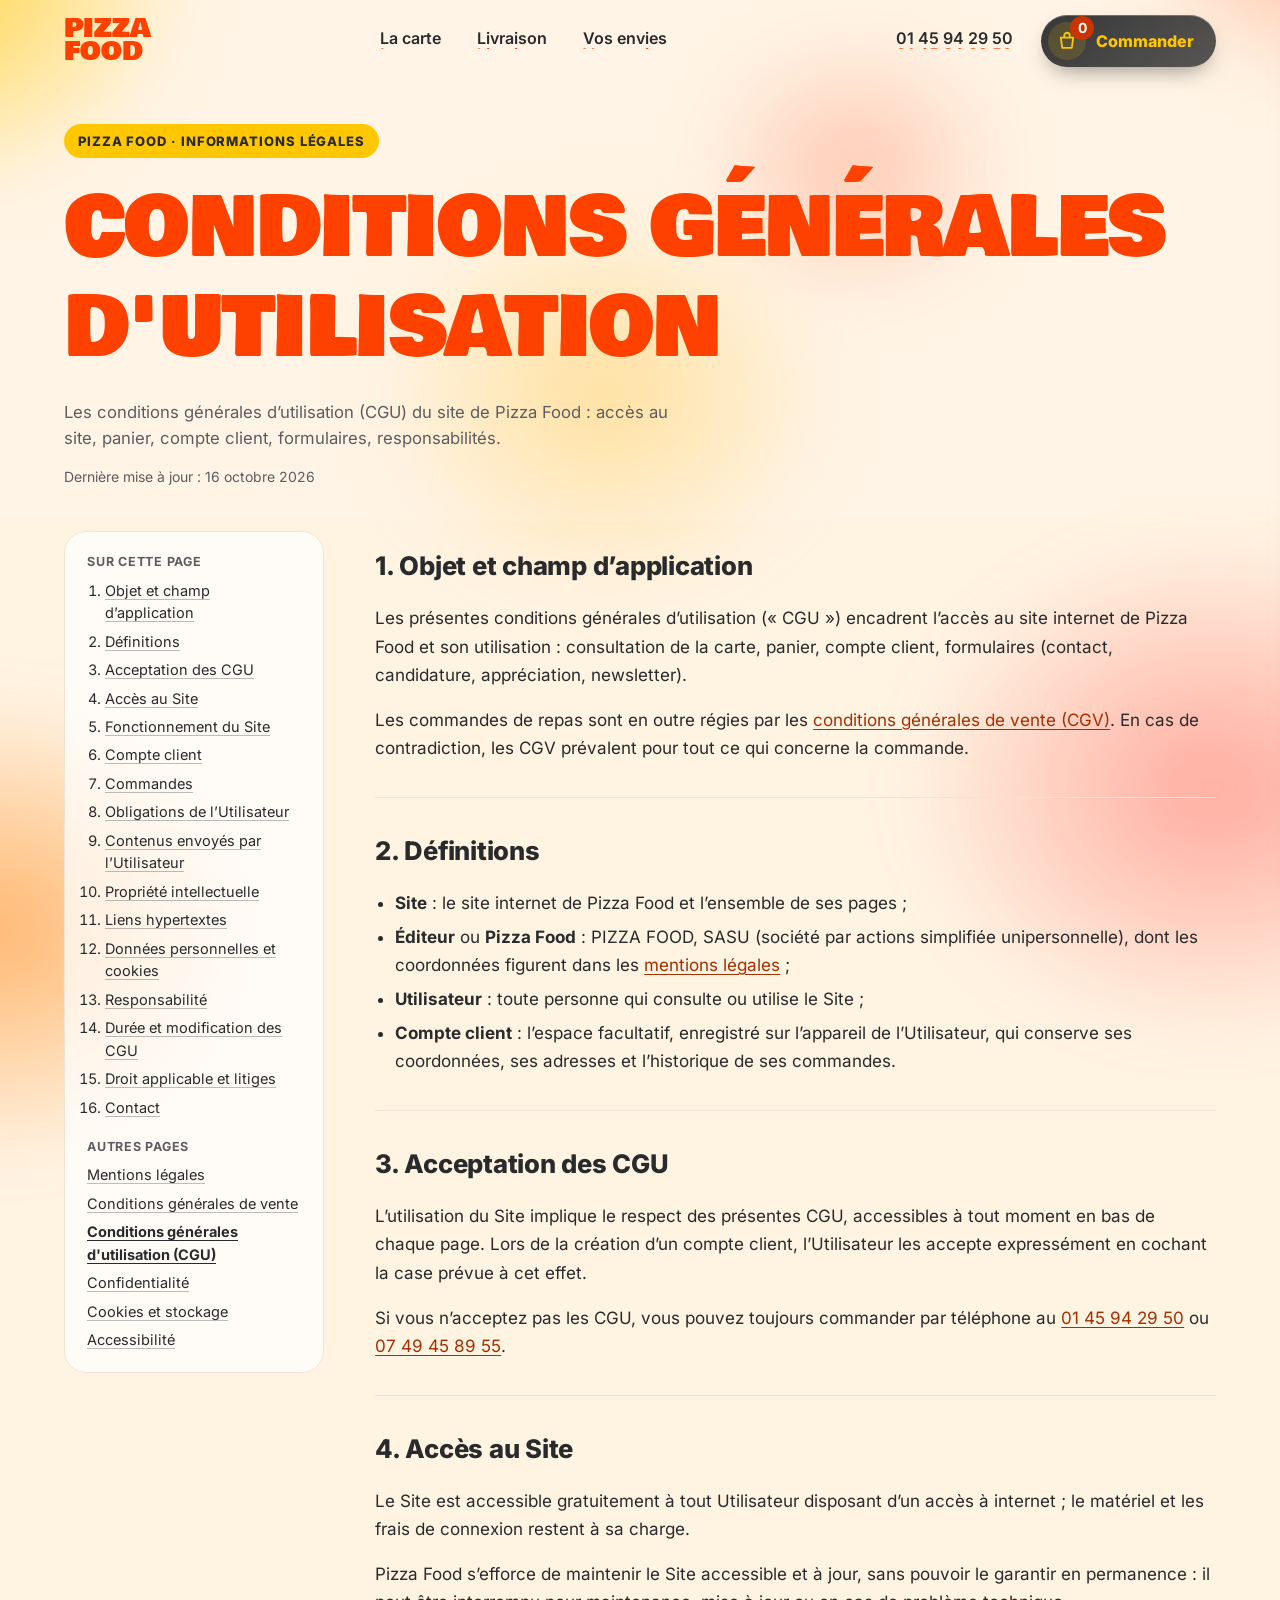
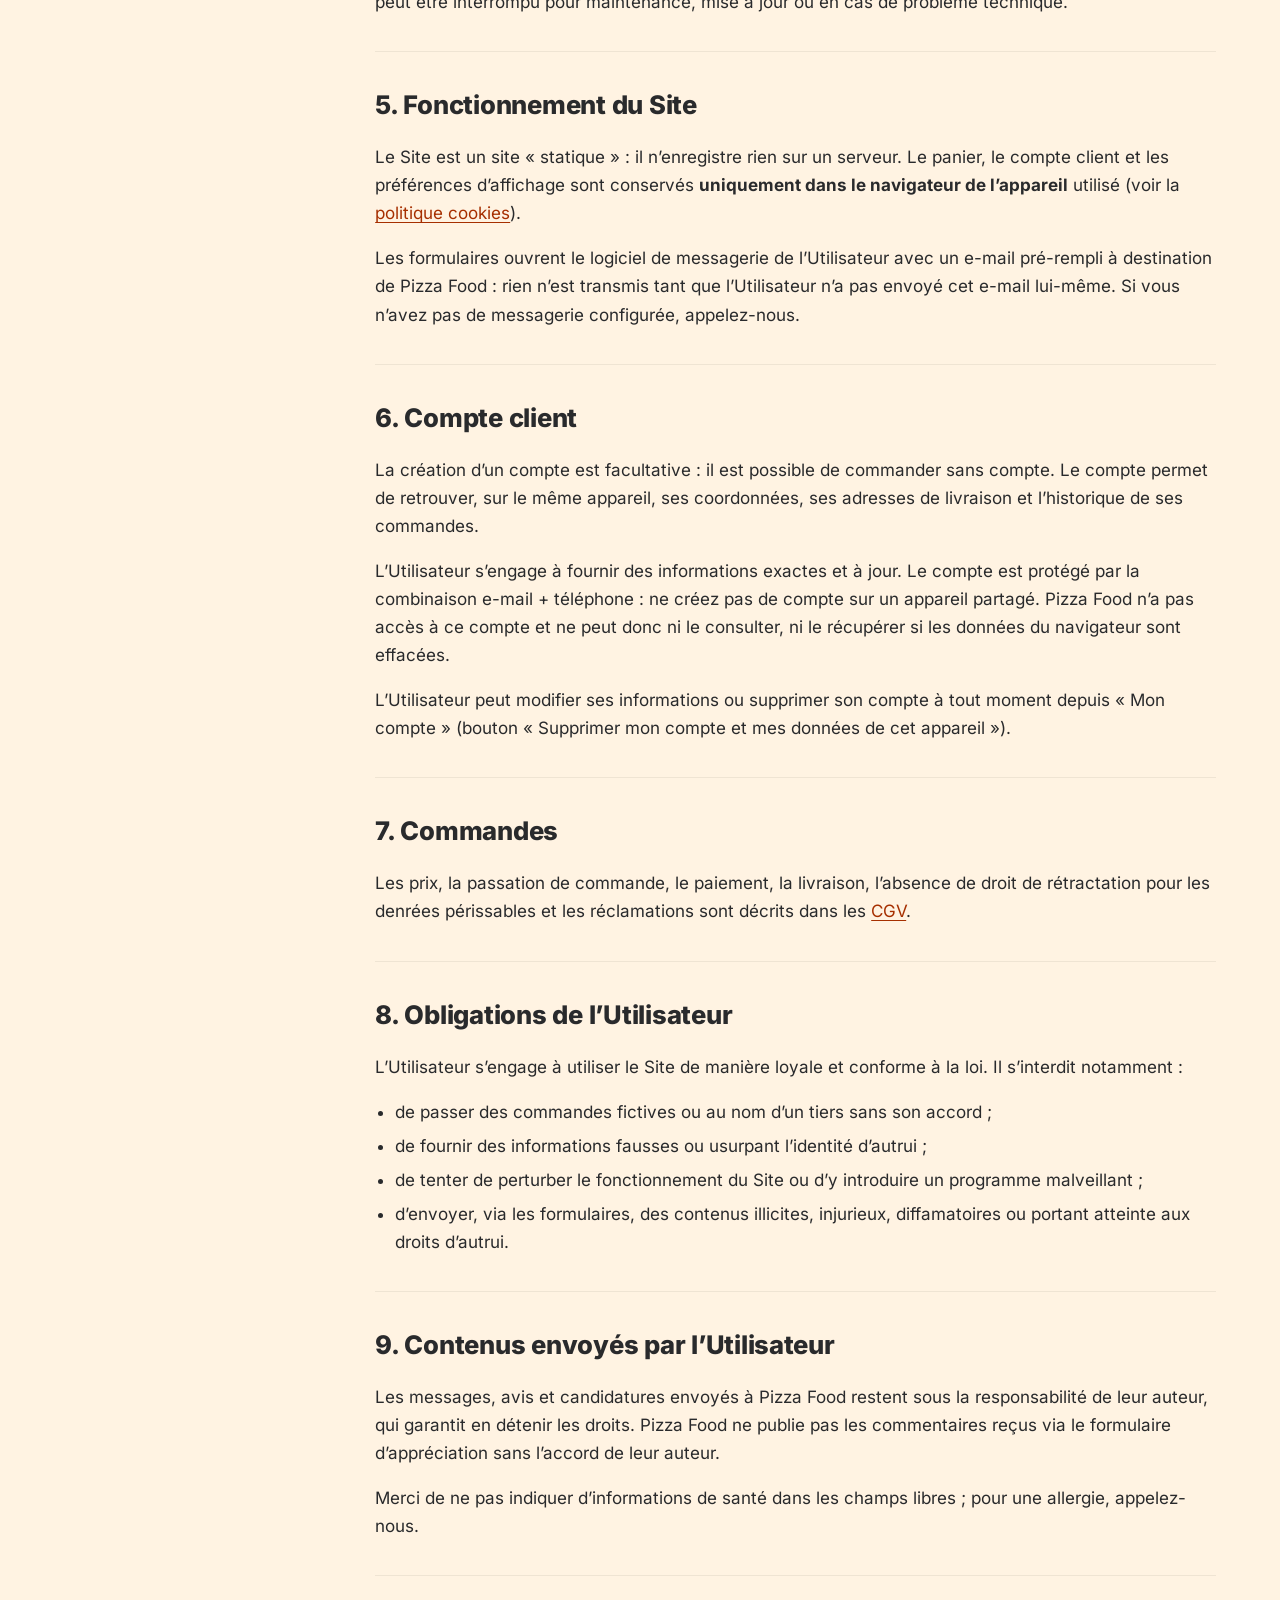
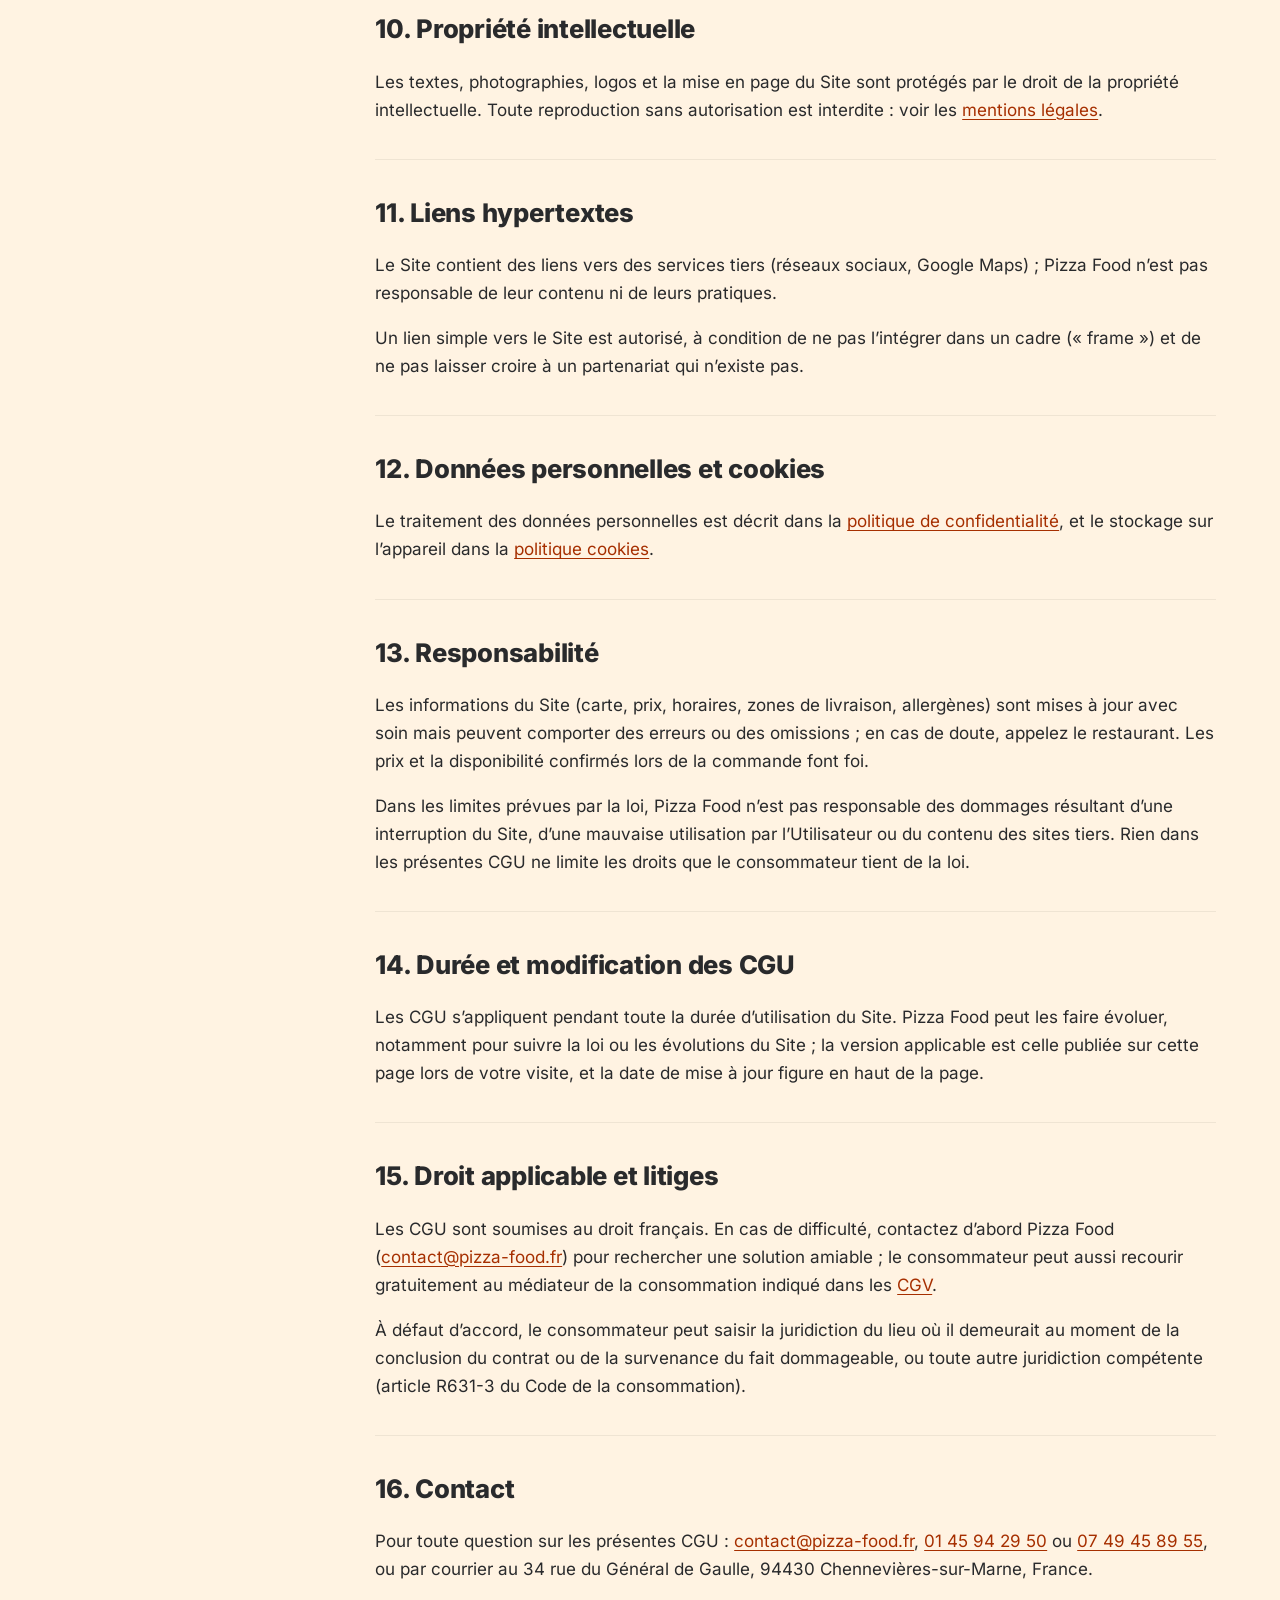
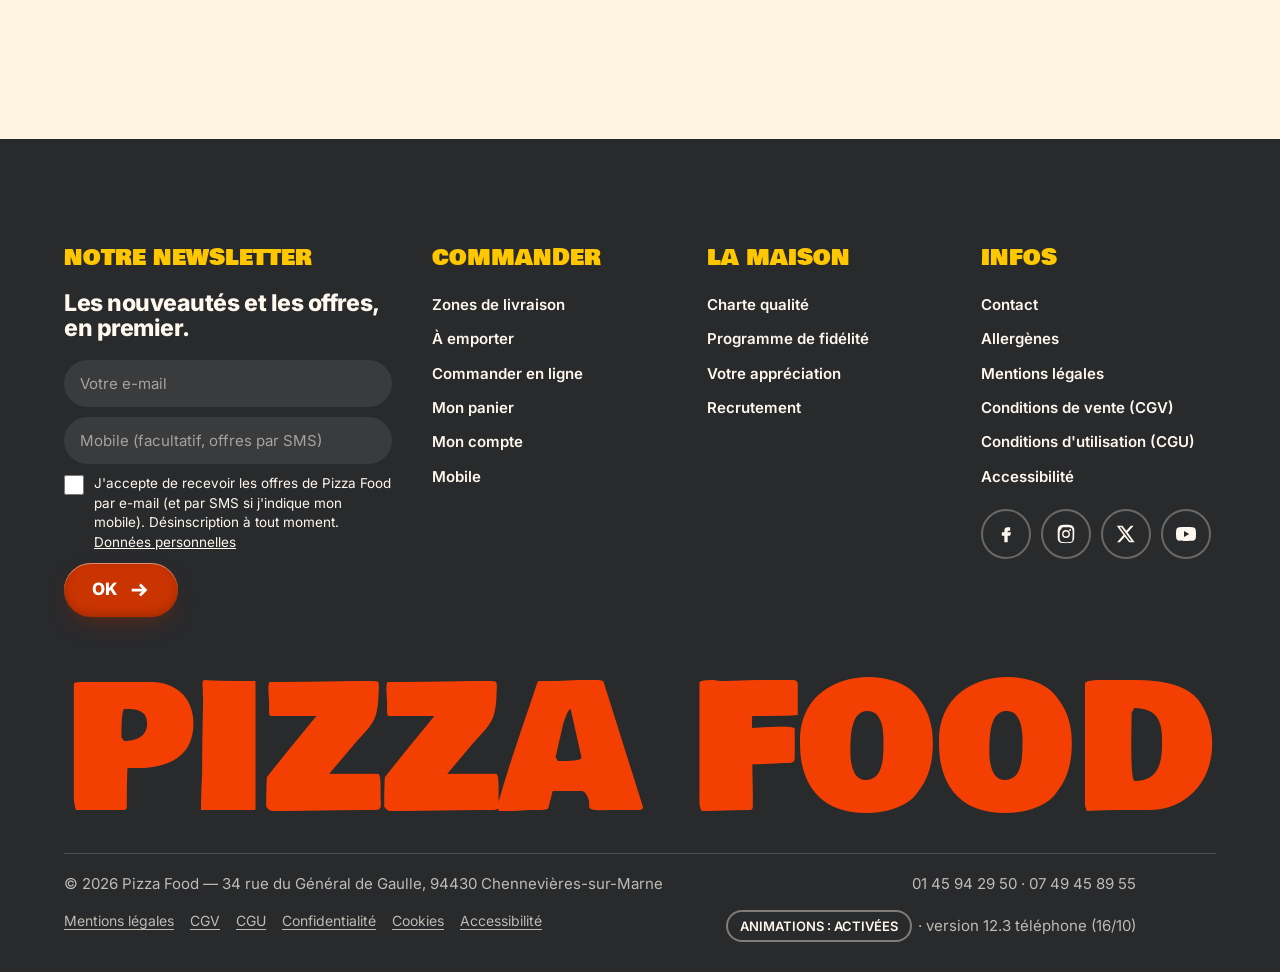
<file: pizza-food/cgu.html>
<!doctype html>
<html lang="fr">
<head>
  <meta charset="utf-8">
  <meta name="viewport" content="width=device-width, initial-scale=1">
  <title>CGU — Conditions générales d&#x27;utilisation — Pizza Food</title>
  <meta name="description" content="Conditions générales d&#x27;utilisation (CGU) du site Pizza Food : accès, compte client enregistré sur l&#x27;appareil, bon usage, propriété intellectuelle, responsabilités.">
  <meta name="theme-color" content="#ff4100">
  <link rel="stylesheet" href="css/fonts.css?v=12.3">
  <link rel="stylesheet" href="css/style.css?v=12.3">
  <link rel="stylesheet" href="css/raffine.css?v=12.3">
  <link rel="stylesheet" href="css/glass.css?v=12.3">
  <link rel="stylesheet" href="css/legal.css?v=12.3">
  <link rel="stylesheet" href="css/mobile.css?v=12.3">
</head>
<body data-page="legal">
  <a class="skip" href="#contenu">Aller au contenu</a>
  <noscript><p class="legal-noscript"><a href="index.html">← Accueil Pizza Food</a></p></noscript>
  <main id="contenu" tabindex="-1">
    <section class="lhero band--orange">
      <p class="eyebrow">Pizza Food · informations légales</p>
      <h1 class="phero__title">Conditions générales d&#x27;utilisation</h1>
      <p class="phero__text">Les conditions générales d’utilisation (CGU) du site de Pizza Food : accès au site, panier, compte client, formulaires, responsabilités.</p>
      <p class="lhero__date">Dernière mise à jour : <time datetime="2026-10-16">16 octobre 2026</time></p>
    </section>
    <div class="legal">
      <nav class="legal__toc" aria-label="Sommaire de la page"><p class="legal__toc-t">Sur cette page</p><ol><li><a href="#objet">Objet et champ d’application</a></li><li><a href="#definitions">Définitions</a></li><li><a href="#acceptation">Acceptation des CGU</a></li><li><a href="#acces">Accès au Site</a></li><li><a href="#fonctionnement">Fonctionnement du Site</a></li><li><a href="#compte">Compte client</a></li><li><a href="#commandes">Commandes</a></li><li><a href="#usage">Obligations de l’Utilisateur</a></li><li><a href="#contenus">Contenus envoyés par l’Utilisateur</a></li><li><a href="#pi">Propriété intellectuelle</a></li><li><a href="#liens">Liens hypertextes</a></li><li><a href="#donnees">Données personnelles et cookies</a></li><li><a href="#responsabilite">Responsabilité</a></li><li><a href="#duree">Durée et modification des CGU</a></li><li><a href="#droit">Droit applicable et litiges</a></li><li><a href="#contact">Contact</a></li></ol>
        <p class="legal__toc-t">Autres pages</p><ul><li><a href="mentions-legales.html">Mentions légales</a></li><li><a href="cgv.html">Conditions générales de vente</a></li><li><a href="cgu.html" aria-current="page">Conditions générales d'utilisation (CGU)</a></li><li><a href="confidentialite.html">Confidentialité</a></li><li><a href="cookies.html">Cookies et stockage</a></li><li><a href="accessibilite.html">Accessibilité</a></li></ul></nav>
      <article class="legal__body">
      <section id="objet" aria-labelledby="objet-t">
        <h2 id="objet-t">1. Objet et champ d’application</h2>
        <p>Les présentes conditions générales d’utilisation (« CGU ») encadrent l’accès au site internet de Pizza Food et son utilisation : consultation de la carte, panier, compte client, formulaires (contact, candidature, appréciation, newsletter).</p>
        <p>Les commandes de repas sont en outre régies par les <a href="cgv.html">conditions générales de vente (CGV)</a>. En cas de contradiction, les CGV prévalent pour tout ce qui concerne la commande.</p>
      </section>
      <section id="definitions" aria-labelledby="definitions-t">
        <h2 id="definitions-t">2. Définitions</h2>
        <ul><li><b>Site</b> : le site internet de Pizza Food et l’ensemble de ses pages ;</li><li><b>Éditeur</b> ou <b>Pizza Food</b> : PIZZA FOOD, SASU (société par actions simplifiée unipersonnelle), dont les coordonnées figurent dans les <a href="mentions-legales.html">mentions légales</a> ;</li><li><b>Utilisateur</b> : toute personne qui consulte ou utilise le Site ;</li><li><b>Compte client</b> : l’espace facultatif, enregistré sur l’appareil de l’Utilisateur, qui conserve ses coordonnées, ses adresses et l’historique de ses commandes.</li></ul>
      </section>
      <section id="acceptation" aria-labelledby="acceptation-t">
        <h2 id="acceptation-t">3. Acceptation des CGU</h2>
        <p>L’utilisation du Site implique le respect des présentes CGU, accessibles à tout moment en bas de chaque page. Lors de la création d’un compte client, l’Utilisateur les accepte expressément en cochant la case prévue à cet effet.</p>
        <p>Si vous n’acceptez pas les CGU, vous pouvez toujours commander par téléphone au <a href="tel:0145942950">01 45 94 29 50</a> ou <a href="tel:0749458955">07 49 45 89 55</a>.</p>
      </section>
      <section id="acces" aria-labelledby="acces-t">
        <h2 id="acces-t">4. Accès au Site</h2>
        <p>Le Site est accessible gratuitement à tout Utilisateur disposant d’un accès à internet ; le matériel et les frais de connexion restent à sa charge.</p>
        <p>Pizza Food s’efforce de maintenir le Site accessible et à jour, sans pouvoir le garantir en permanence : il peut être interrompu pour maintenance, mise à jour ou en cas de problème technique.</p>
      </section>
      <section id="fonctionnement" aria-labelledby="fonctionnement-t">
        <h2 id="fonctionnement-t">5. Fonctionnement du Site</h2>
        <p>Le Site est un site « statique » : il n’enregistre rien sur un serveur. Le panier, le compte client et les préférences d’affichage sont conservés <b>uniquement dans le navigateur de l’appareil</b> utilisé (voir la <a href="cookies.html">politique cookies</a>).</p>
        <p>Les formulaires ouvrent le logiciel de messagerie de l’Utilisateur avec un e-mail pré-rempli à destination de Pizza Food : rien n’est transmis tant que l’Utilisateur n’a pas envoyé cet e-mail lui-même. Si vous n’avez pas de messagerie configurée, appelez-nous.</p>
      </section>
      <section id="compte" aria-labelledby="compte-t">
        <h2 id="compte-t">6. Compte client</h2>
        <p>La création d’un compte est facultative : il est possible de commander sans compte. Le compte permet de retrouver, sur le même appareil, ses coordonnées, ses adresses de livraison et l’historique de ses commandes.</p>
        <p>L’Utilisateur s’engage à fournir des informations exactes et à jour. Le compte est protégé par la combinaison e-mail + téléphone : ne créez pas de compte sur un appareil partagé. Pizza Food n’a pas accès à ce compte et ne peut donc ni le consulter, ni le récupérer si les données du navigateur sont effacées.</p>
        <p>L’Utilisateur peut modifier ses informations ou supprimer son compte à tout moment depuis « Mon compte » (bouton « Supprimer mon compte et mes données de cet appareil »).</p>
      </section>
      <section id="commandes" aria-labelledby="commandes-t">
        <h2 id="commandes-t">7. Commandes</h2>
        <p>Les prix, la passation de commande, le paiement, la livraison, l’absence de droit de rétractation pour les denrées périssables et les réclamations sont décrits dans les <a href="cgv.html">CGV</a>.</p>
      </section>
      <section id="usage" aria-labelledby="usage-t">
        <h2 id="usage-t">8. Obligations de l’Utilisateur</h2>
        <p>L’Utilisateur s’engage à utiliser le Site de manière loyale et conforme à la loi. Il s’interdit notamment :</p>
        <ul><li>de passer des commandes fictives ou au nom d’un tiers sans son accord ;</li><li>de fournir des informations fausses ou usurpant l’identité d’autrui ;</li><li>de tenter de perturber le fonctionnement du Site ou d’y introduire un programme malveillant ;</li><li>d’envoyer, via les formulaires, des contenus illicites, injurieux, diffamatoires ou portant atteinte aux droits d’autrui.</li></ul>
      </section>
      <section id="contenus" aria-labelledby="contenus-t">
        <h2 id="contenus-t">9. Contenus envoyés par l’Utilisateur</h2>
        <p>Les messages, avis et candidatures envoyés à Pizza Food restent sous la responsabilité de leur auteur, qui garantit en détenir les droits. Pizza Food ne publie pas les commentaires reçus via le formulaire d’appréciation sans l’accord de leur auteur.</p>
        <p>Merci de ne pas indiquer d’informations de santé dans les champs libres ; pour une allergie, appelez-nous.</p>
      </section>
      <section id="pi" aria-labelledby="pi-t">
        <h2 id="pi-t">10. Propriété intellectuelle</h2>
        <p>Les textes, photographies, logos et la mise en page du Site sont protégés par le droit de la propriété intellectuelle. Toute reproduction sans autorisation est interdite : voir les <a href="mentions-legales.html#propriete">mentions légales</a>.</p>
      </section>
      <section id="liens" aria-labelledby="liens-t">
        <h2 id="liens-t">11. Liens hypertextes</h2>
        <p>Le Site contient des liens vers des services tiers (réseaux sociaux, Google Maps) ; Pizza Food n’est pas responsable de leur contenu ni de leurs pratiques.</p>
        <p>Un lien simple vers le Site est autorisé, à condition de ne pas l’intégrer dans un cadre (« frame ») et de ne pas laisser croire à un partenariat qui n’existe pas.</p>
      </section>
      <section id="donnees" aria-labelledby="donnees-t">
        <h2 id="donnees-t">12. Données personnelles et cookies</h2>
        <p>Le traitement des données personnelles est décrit dans la <a href="confidentialite.html">politique de confidentialité</a>, et le stockage sur l’appareil dans la <a href="cookies.html">politique cookies</a>.</p>
      </section>
      <section id="responsabilite" aria-labelledby="responsabilite-t">
        <h2 id="responsabilite-t">13. Responsabilité</h2>
        <p>Les informations du Site (carte, prix, horaires, zones de livraison, allergènes) sont mises à jour avec soin mais peuvent comporter des erreurs ou des omissions ; en cas de doute, appelez le restaurant. Les prix et la disponibilité confirmés lors de la commande font foi.</p>
        <p>Dans les limites prévues par la loi, Pizza Food n’est pas responsable des dommages résultant d’une interruption du Site, d’une mauvaise utilisation par l’Utilisateur ou du contenu des sites tiers. Rien dans les présentes CGU ne limite les droits que le consommateur tient de la loi.</p>
      </section>
      <section id="duree" aria-labelledby="duree-t">
        <h2 id="duree-t">14. Durée et modification des CGU</h2>
        <p>Les CGU s’appliquent pendant toute la durée d’utilisation du Site. Pizza Food peut les faire évoluer, notamment pour suivre la loi ou les évolutions du Site ; la version applicable est celle publiée sur cette page lors de votre visite, et la date de mise à jour figure en haut de la page.</p>
      </section>
      <section id="droit" aria-labelledby="droit-t">
        <h2 id="droit-t">15. Droit applicable et litiges</h2>
        <p>Les CGU sont soumises au droit français. En cas de difficulté, contactez d’abord Pizza Food (<a href="mailto:contact@pizza-food.fr">contact@pizza-food.fr</a>) pour rechercher une solution amiable ; le consommateur peut aussi recourir gratuitement au médiateur de la consommation indiqué dans les <a href="cgv.html#mediation">CGV</a>.</p>
        <p>À défaut d’accord, le consommateur peut saisir la juridiction du lieu où il demeurait au moment de la conclusion du contrat ou de la survenance du fait dommageable, ou toute autre juridiction compétente (article R631-3 du Code de la consommation).</p>
      </section>
      <section id="contact" aria-labelledby="contact-t">
        <h2 id="contact-t">16. Contact</h2>
        <p>Pour toute question sur les présentes CGU : <a href="mailto:contact@pizza-food.fr">contact@pizza-food.fr</a>, <a href="tel:0145942950">01 45 94 29 50</a> ou <a href="tel:0749458955">07 49 45 89 55</a>, ou par courrier au 34 rue du Général de Gaulle, 94430 Chennevières-sur-Marne, France.</p>
      </section>
      </article>
    </div>
  </main>

  <script>window.PF_VERSION = "12.3 téléphone (16/10)";</script>
  <script src="js/config.js?v=12.3"></script>
  <script src="js/data.js?v=12.3"></script>
  <script src="js/options.js?v=12.3"></script>
  <script src="js/pizza.js?v=12.3"></script>
  <script src="js/shop.js?v=12.3"></script>
  <script src="js/main.js?v=12.3"></script>
  <script src="js/glass.js?v=12.3"></script>
</body>
</html>
</file>
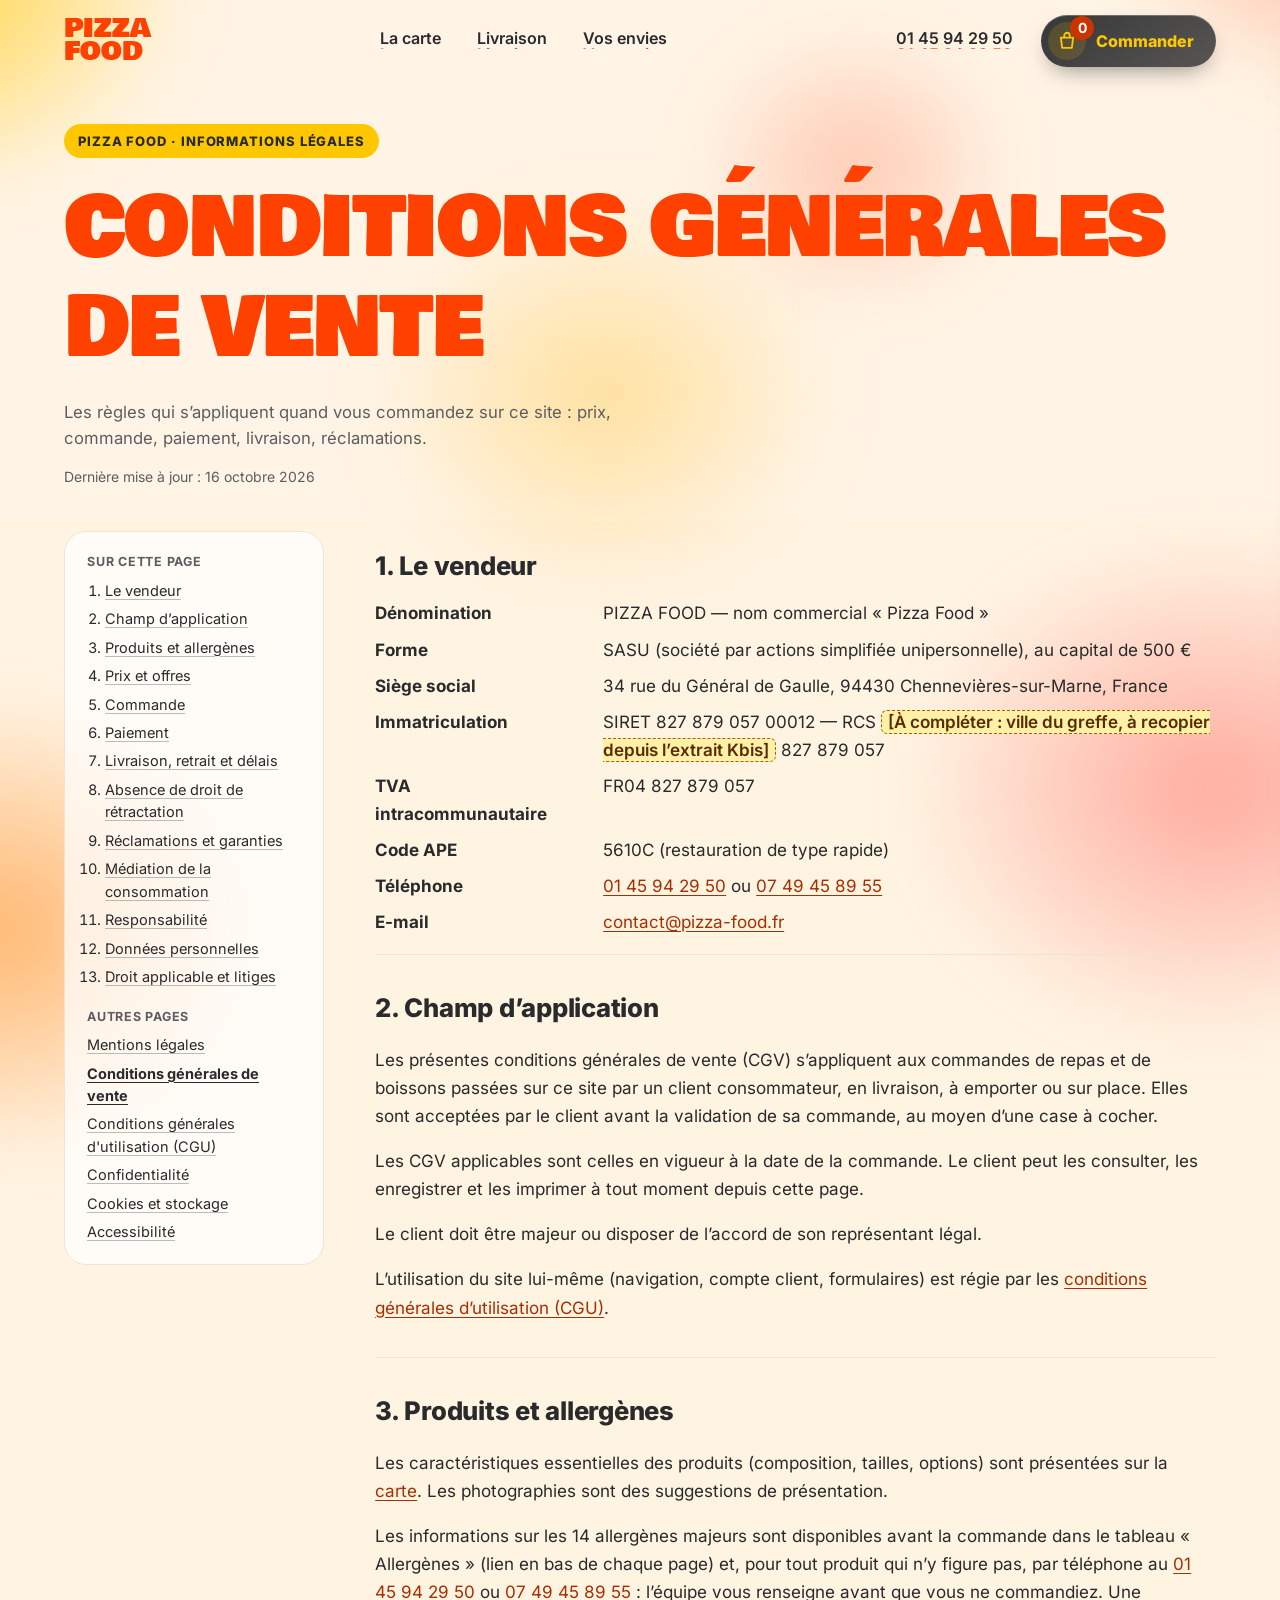
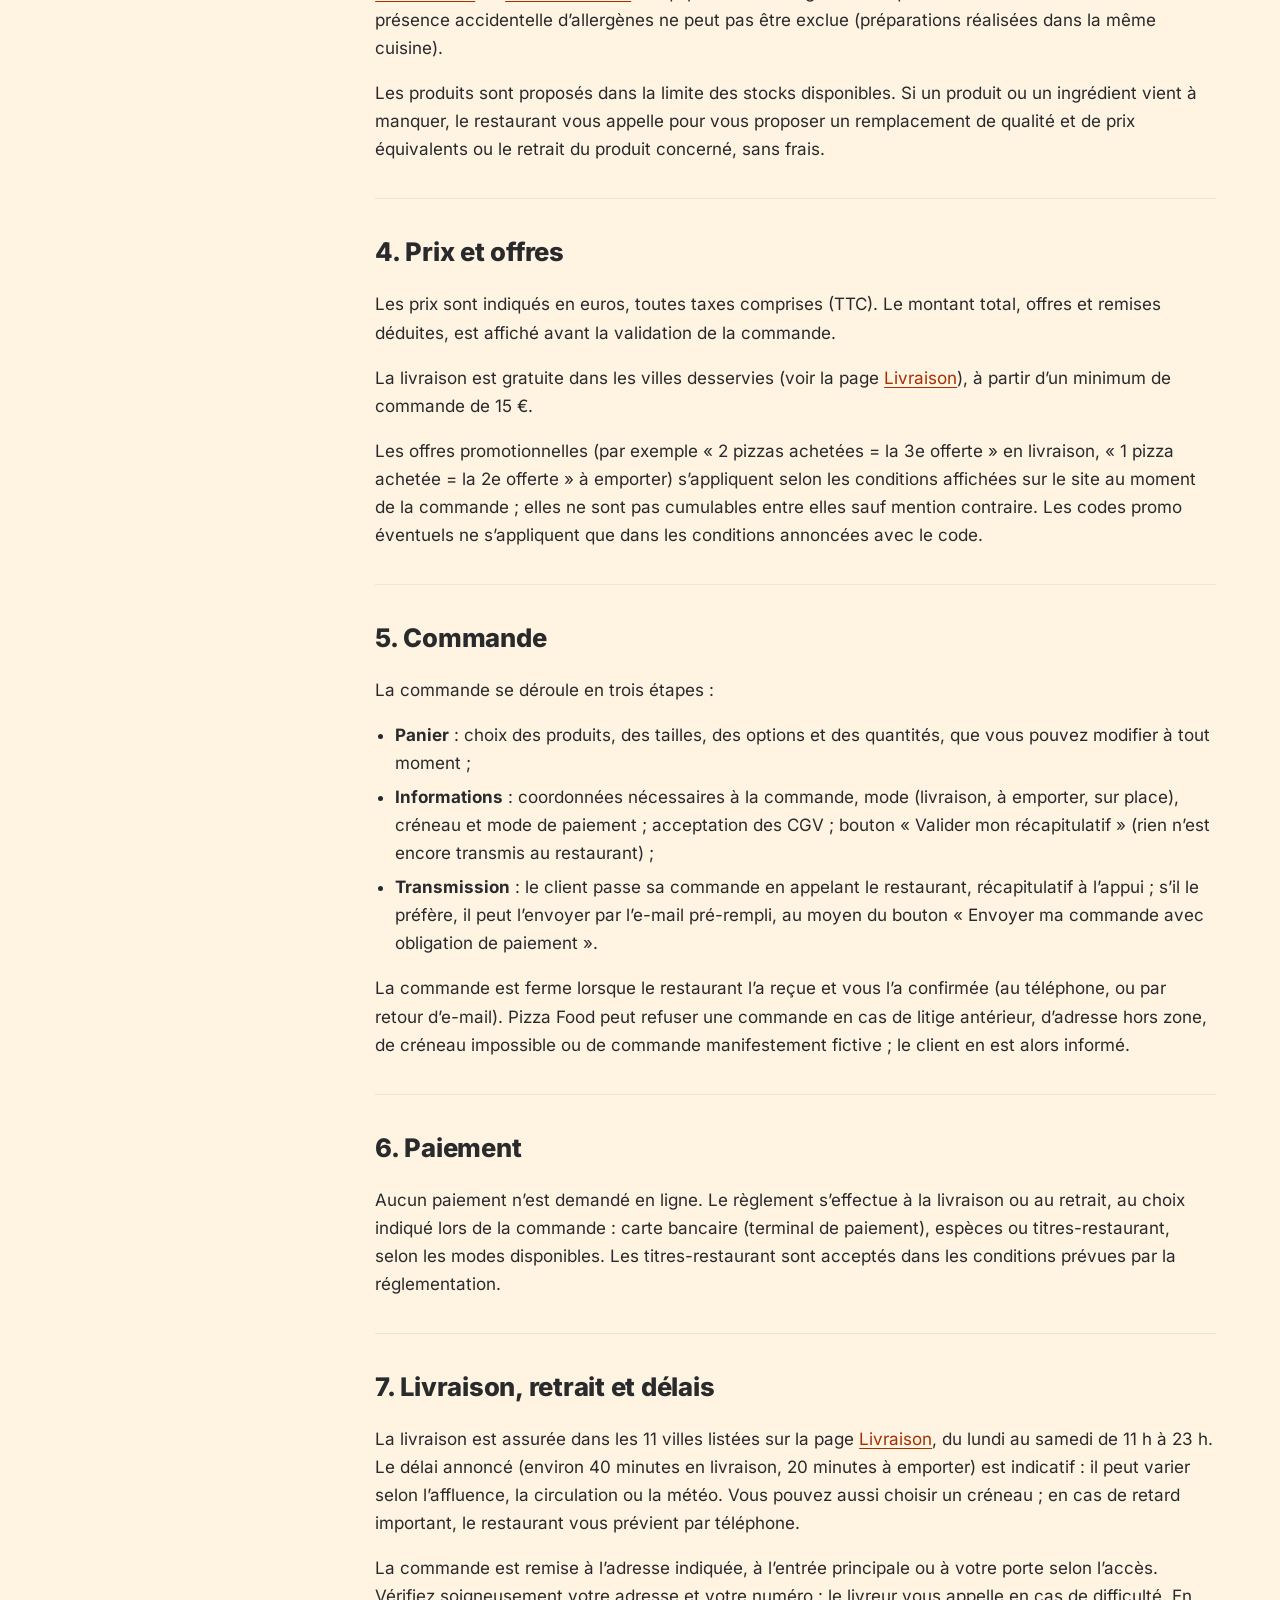
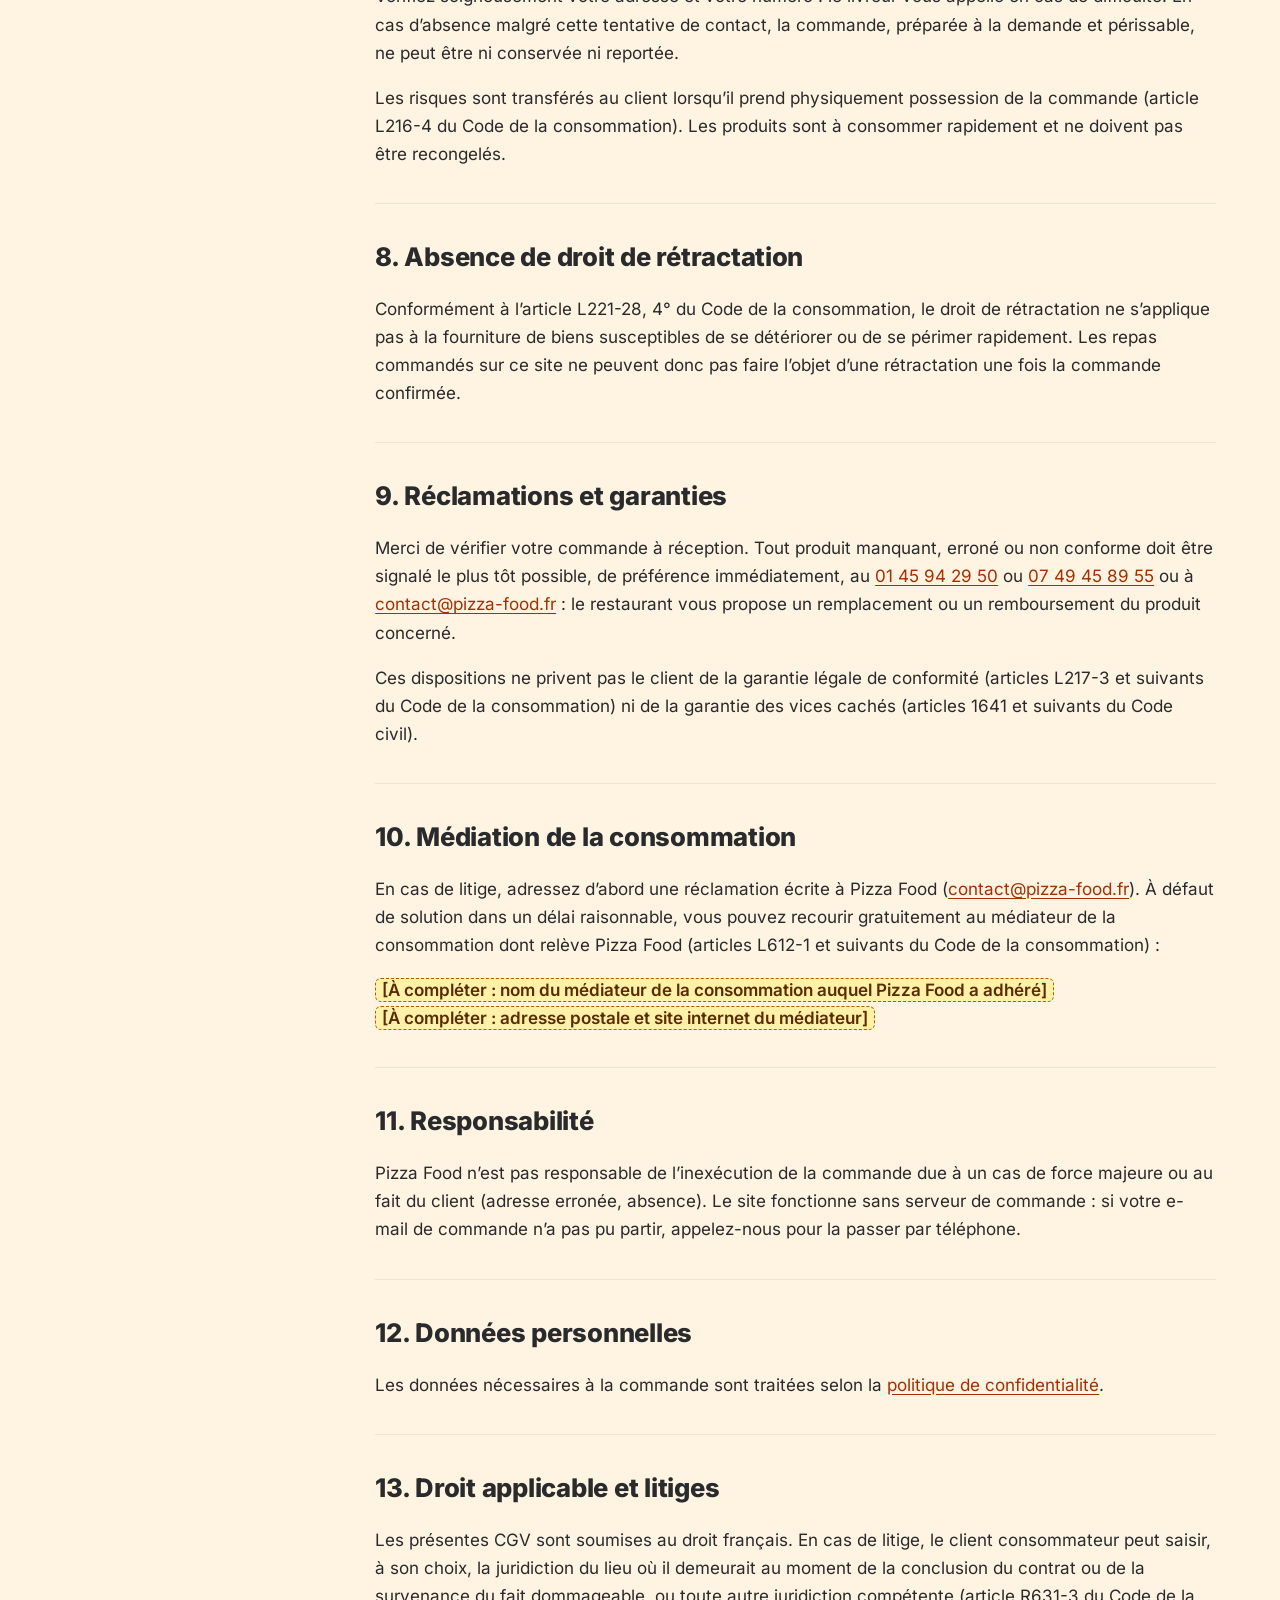
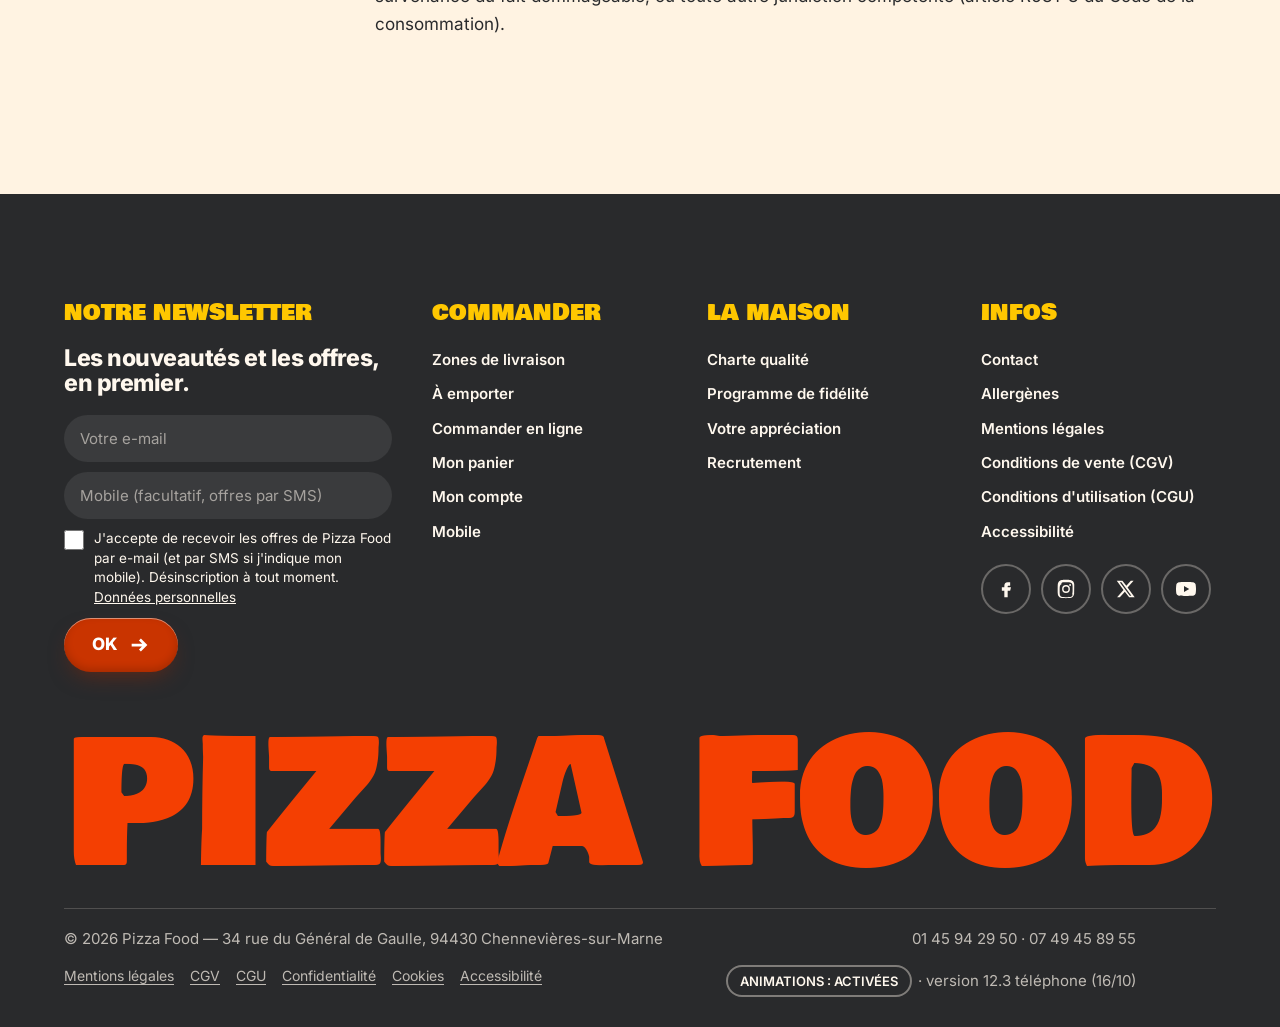
<file: pizza-food/cgv.html>
<!doctype html>
<html lang="fr">
<head>
  <meta charset="utf-8">
  <meta name="viewport" content="width=device-width, initial-scale=1">
  <title>Conditions générales de vente — Pizza Food</title>
  <meta name="description" content="Conditions générales de vente de Pizza Food à Chennevières-sur-Marne : commande en ligne, livraison, à emporter, paiement à la livraison ou au retrait.">
  <meta name="theme-color" content="#ff4100">
  <link rel="stylesheet" href="css/fonts.css?v=12.3">
  <link rel="stylesheet" href="css/style.css?v=12.3">
  <link rel="stylesheet" href="css/raffine.css?v=12.3">
  <link rel="stylesheet" href="css/glass.css?v=12.3">
  <link rel="stylesheet" href="css/legal.css?v=12.3">
  <link rel="stylesheet" href="css/mobile.css?v=12.3">
</head>
<body data-page="legal">
  <a class="skip" href="#contenu">Aller au contenu</a>
  <noscript><p class="legal-noscript"><a href="index.html">← Accueil Pizza Food</a></p></noscript>
  <main id="contenu" tabindex="-1">
    <section class="lhero band--orange">
      <p class="eyebrow">Pizza Food · informations légales</p>
      <h1 class="phero__title">Conditions générales de vente</h1>
      <p class="phero__text">Les règles qui s’appliquent quand vous commandez sur ce site : prix, commande, paiement, livraison, réclamations.</p>
      <p class="lhero__date">Dernière mise à jour : <time datetime="2026-10-16">16 octobre 2026</time></p>
    </section>
    <div class="legal">
      <nav class="legal__toc" aria-label="Sommaire de la page"><p class="legal__toc-t">Sur cette page</p><ol><li><a href="#vendeur">Le vendeur</a></li><li><a href="#champ">Champ d’application</a></li><li><a href="#produits">Produits et allergènes</a></li><li><a href="#prix">Prix et offres</a></li><li><a href="#commande">Commande</a></li><li><a href="#paiement">Paiement</a></li><li><a href="#livraison">Livraison, retrait et délais</a></li><li><a href="#retractation">Absence de droit de rétractation</a></li><li><a href="#reclamations">Réclamations et garanties</a></li><li><a href="#mediation">Médiation de la consommation</a></li><li><a href="#responsabilite">Responsabilité</a></li><li><a href="#donnees">Données personnelles</a></li><li><a href="#droit">Droit applicable et litiges</a></li></ol>
        <p class="legal__toc-t">Autres pages</p><ul><li><a href="mentions-legales.html">Mentions légales</a></li><li><a href="cgv.html" aria-current="page">Conditions générales de vente</a></li><li><a href="cgu.html">Conditions générales d'utilisation (CGU)</a></li><li><a href="confidentialite.html">Confidentialité</a></li><li><a href="cookies.html">Cookies et stockage</a></li><li><a href="accessibilite.html">Accessibilité</a></li></ul></nav>
      <article class="legal__body">
      <section id="vendeur" aria-labelledby="vendeur-t">
        <h2 id="vendeur-t">1. Le vendeur</h2>
        <dl class="legal__dl"><dt>Dénomination</dt><dd>PIZZA FOOD — nom commercial « Pizza Food »</dd><dt>Forme</dt><dd>SASU (société par actions simplifiée unipersonnelle), au capital de 500 €</dd><dt>Siège social</dt><dd>34 rue du Général de Gaulle, 94430 Chennevières-sur-Marne, France</dd><dt>Immatriculation</dt><dd>SIRET 827 879 057 00012 — RCS <mark class="todo">[À compléter : ville du greffe, à recopier depuis l’extrait Kbis]</mark> 827 879 057</dd><dt>TVA intracommunautaire</dt><dd>FR04 827 879 057</dd><dt>Code APE</dt><dd>5610C (restauration de type rapide)</dd><dt>Téléphone</dt><dd><a href="tel:0145942950">01 45 94 29 50</a> ou <a href="tel:0749458955">07 49 45 89 55</a></dd><dt>E-mail</dt><dd><a href="mailto:contact@pizza-food.fr">contact@pizza-food.fr</a></dd></dl>
      </section>
      <section id="champ" aria-labelledby="champ-t">
        <h2 id="champ-t">2. Champ d’application</h2>
        <p>Les présentes conditions générales de vente (CGV) s’appliquent aux commandes de repas et de boissons passées sur ce site par un client consommateur, en livraison, à emporter ou sur place. Elles sont acceptées par le client avant la validation de sa commande, au moyen d’une case à cocher.</p>
        <p>Les CGV applicables sont celles en vigueur à la date de la commande. Le client peut les consulter, les enregistrer et les imprimer à tout moment depuis cette page.</p>
        <p>Le client doit être majeur ou disposer de l’accord de son représentant légal.</p>
        <p>L’utilisation du site lui-même (navigation, compte client, formulaires) est régie par les <a href="cgu.html">conditions générales d’utilisation (CGU)</a>.</p>
      </section>
      <section id="produits" aria-labelledby="produits-t">
        <h2 id="produits-t">3. Produits et allergènes</h2>
        <p>Les caractéristiques essentielles des produits (composition, tailles, options) sont présentées sur la <a href="carte.html">carte</a>. Les photographies sont des suggestions de présentation.</p>
        <p>Les informations sur les 14 allergènes majeurs sont disponibles avant la commande dans le tableau « Allergènes » (lien en bas de chaque page) et, pour tout produit qui n’y figure pas, par téléphone au <a href="tel:0145942950">01 45 94 29 50</a> ou <a href="tel:0749458955">07 49 45 89 55</a> : l’équipe vous renseigne avant que vous ne commandiez. Une présence accidentelle d’allergènes ne peut pas être exclue (préparations réalisées dans la même cuisine).</p>
        <p>Les produits sont proposés dans la limite des stocks disponibles. Si un produit ou un ingrédient vient à manquer, le restaurant vous appelle pour vous proposer un remplacement de qualité et de prix équivalents ou le retrait du produit concerné, sans frais.</p>
      </section>
      <section id="prix" aria-labelledby="prix-t">
        <h2 id="prix-t">4. Prix et offres</h2>
        <p>Les prix sont indiqués en euros, toutes taxes comprises (TTC). Le montant total, offres et remises déduites, est affiché avant la validation de la commande.</p>
        <p>La livraison est gratuite dans les villes desservies (voir la page <a href="livraison.html">Livraison</a>), à partir d’un minimum de commande de 15 €.</p>
        <p>Les offres promotionnelles (par exemple « 2 pizzas achetées = la 3e offerte » en livraison, « 1 pizza achetée = la 2e offerte » à emporter) s’appliquent selon les conditions affichées sur le site au moment de la commande ; elles ne sont pas cumulables entre elles sauf mention contraire. Les codes promo éventuels ne s’appliquent que dans les conditions annoncées avec le code.</p>
      </section>
      <section id="commande" aria-labelledby="commande-t">
        <h2 id="commande-t">5. Commande</h2>
        <p>La commande se déroule en trois étapes :</p>
        <ul><li><b>Panier</b> : choix des produits, des tailles, des options et des quantités, que vous pouvez modifier à tout moment ;</li><li><b>Informations</b> : coordonnées nécessaires à la commande, mode (livraison, à emporter, sur place), créneau et mode de paiement ; acceptation des CGV ; bouton « Valider mon récapitulatif » (rien n’est encore transmis au restaurant) ;</li><li><b>Transmission</b> : le client passe sa commande en appelant le restaurant, récapitulatif à l’appui ; s’il le préfère, il peut l’envoyer par l’e-mail pré-rempli, au moyen du bouton « Envoyer ma commande avec obligation de paiement ».</li></ul>
        <p>La commande est ferme lorsque le restaurant l’a reçue et vous l’a confirmée (au téléphone, ou par retour d’e-mail). Pizza Food peut refuser une commande en cas de litige antérieur, d’adresse hors zone, de créneau impossible ou de commande manifestement fictive ; le client en est alors informé.</p>
      </section>
      <section id="paiement" aria-labelledby="paiement-t">
        <h2 id="paiement-t">6. Paiement</h2>
        <p>Aucun paiement n’est demandé en ligne. Le règlement s’effectue à la livraison ou au retrait, au choix indiqué lors de la commande : carte bancaire (terminal de paiement), espèces ou titres-restaurant, selon les modes disponibles. Les titres-restaurant sont acceptés dans les conditions prévues par la réglementation.</p>
      </section>
      <section id="livraison" aria-labelledby="livraison-t">
        <h2 id="livraison-t">7. Livraison, retrait et délais</h2>
        <p>La livraison est assurée dans les 11 villes listées sur la page <a href="livraison.html#zones">Livraison</a>, du lundi au samedi de 11 h à 23 h. Le délai annoncé (environ 40 minutes en livraison, 20 minutes à emporter) est indicatif : il peut varier selon l’affluence, la circulation ou la météo. Vous pouvez aussi choisir un créneau ; en cas de retard important, le restaurant vous prévient par téléphone.</p>
        <p>La commande est remise à l’adresse indiquée, à l’entrée principale ou à votre porte selon l’accès. Vérifiez soigneusement votre adresse et votre numéro : le livreur vous appelle en cas de difficulté. En cas d’absence malgré cette tentative de contact, la commande, préparée à la demande et périssable, ne peut être ni conservée ni reportée.</p>
        <p>Les risques sont transférés au client lorsqu’il prend physiquement possession de la commande (article L216-4 du Code de la consommation). Les produits sont à consommer rapidement et ne doivent pas être recongelés.</p>
      </section>
      <section id="retractation" aria-labelledby="retractation-t">
        <h2 id="retractation-t">8. Absence de droit de rétractation</h2>
        <p>Conformément à l’article L221-28, 4° du Code de la consommation, le droit de rétractation ne s’applique pas à la fourniture de biens susceptibles de se détériorer ou de se périmer rapidement. Les repas commandés sur ce site ne peuvent donc pas faire l’objet d’une rétractation une fois la commande confirmée.</p>
      </section>
      <section id="reclamations" aria-labelledby="reclamations-t">
        <h2 id="reclamations-t">9. Réclamations et garanties</h2>
        <p>Merci de vérifier votre commande à réception. Tout produit manquant, erroné ou non conforme doit être signalé le plus tôt possible, de préférence immédiatement, au <a href="tel:0145942950">01 45 94 29 50</a> ou <a href="tel:0749458955">07 49 45 89 55</a> ou à <a href="mailto:contact@pizza-food.fr">contact@pizza-food.fr</a> : le restaurant vous propose un remplacement ou un remboursement du produit concerné.</p>
        <p>Ces dispositions ne privent pas le client de la garantie légale de conformité (articles L217-3 et suivants du Code de la consommation) ni de la garantie des vices cachés (articles 1641 et suivants du Code civil).</p>
      </section>
      <section id="mediation" aria-labelledby="mediation-t">
        <h2 id="mediation-t">10. Médiation de la consommation</h2>
        <p>En cas de litige, adressez d’abord une réclamation écrite à Pizza Food (<a href="mailto:contact@pizza-food.fr">contact@pizza-food.fr</a>). À défaut de solution dans un délai raisonnable, vous pouvez recourir gratuitement au médiateur de la consommation dont relève Pizza Food (articles L612-1 et suivants du Code de la consommation) :</p>
        <p><mark class="todo">[À compléter : nom du médiateur de la consommation auquel Pizza Food a adhéré]</mark><br><mark class="todo">[À compléter : adresse postale et site internet du médiateur]</mark></p>
      </section>
      <section id="responsabilite" aria-labelledby="responsabilite-t">
        <h2 id="responsabilite-t">11. Responsabilité</h2>
        <p>Pizza Food n’est pas responsable de l’inexécution de la commande due à un cas de force majeure ou au fait du client (adresse erronée, absence). Le site fonctionne sans serveur de commande : si votre e-mail de commande n’a pas pu partir, appelez-nous pour la passer par téléphone.</p>
      </section>
      <section id="donnees" aria-labelledby="donnees-t">
        <h2 id="donnees-t">12. Données personnelles</h2>
        <p>Les données nécessaires à la commande sont traitées selon la <a href="confidentialite.html#commande">politique de confidentialité</a>.</p>
      </section>
      <section id="droit" aria-labelledby="droit-t">
        <h2 id="droit-t">13. Droit applicable et litiges</h2>
        <p>Les présentes CGV sont soumises au droit français. En cas de litige, le client consommateur peut saisir, à son choix, la juridiction du lieu où il demeurait au moment de la conclusion du contrat ou de la survenance du fait dommageable, ou toute autre juridiction compétente (article R631-3 du Code de la consommation).</p>
      </section>
      </article>
    </div>
  </main>

  <script>window.PF_VERSION = "12.3 téléphone (16/10)";</script>
  <script src="js/config.js?v=12.3"></script>
  <script src="js/data.js?v=12.3"></script>
  <script src="js/options.js?v=12.3"></script>
  <script src="js/pizza.js?v=12.3"></script>
  <script src="js/shop.js?v=12.3"></script>
  <script src="js/main.js?v=12.3"></script>
  <script src="js/glass.js?v=12.3"></script>
</body>
</html>
</file>
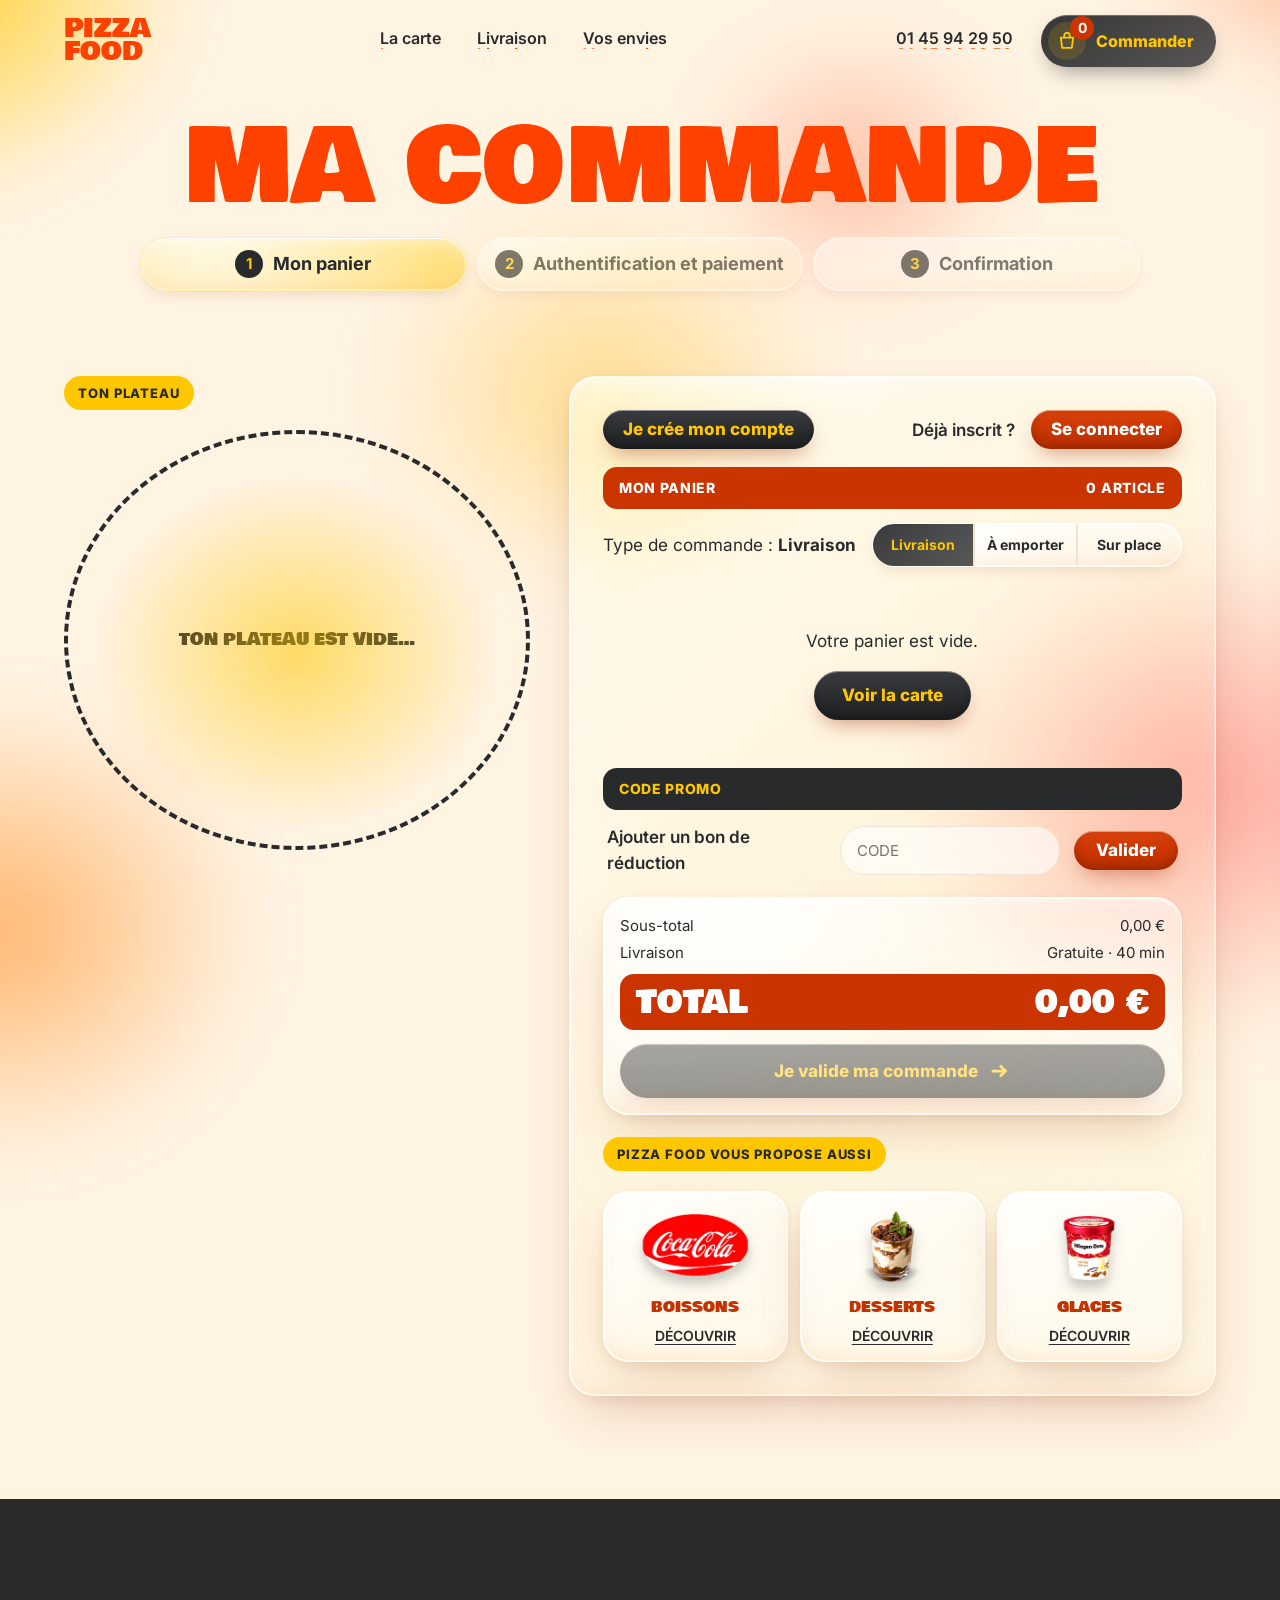
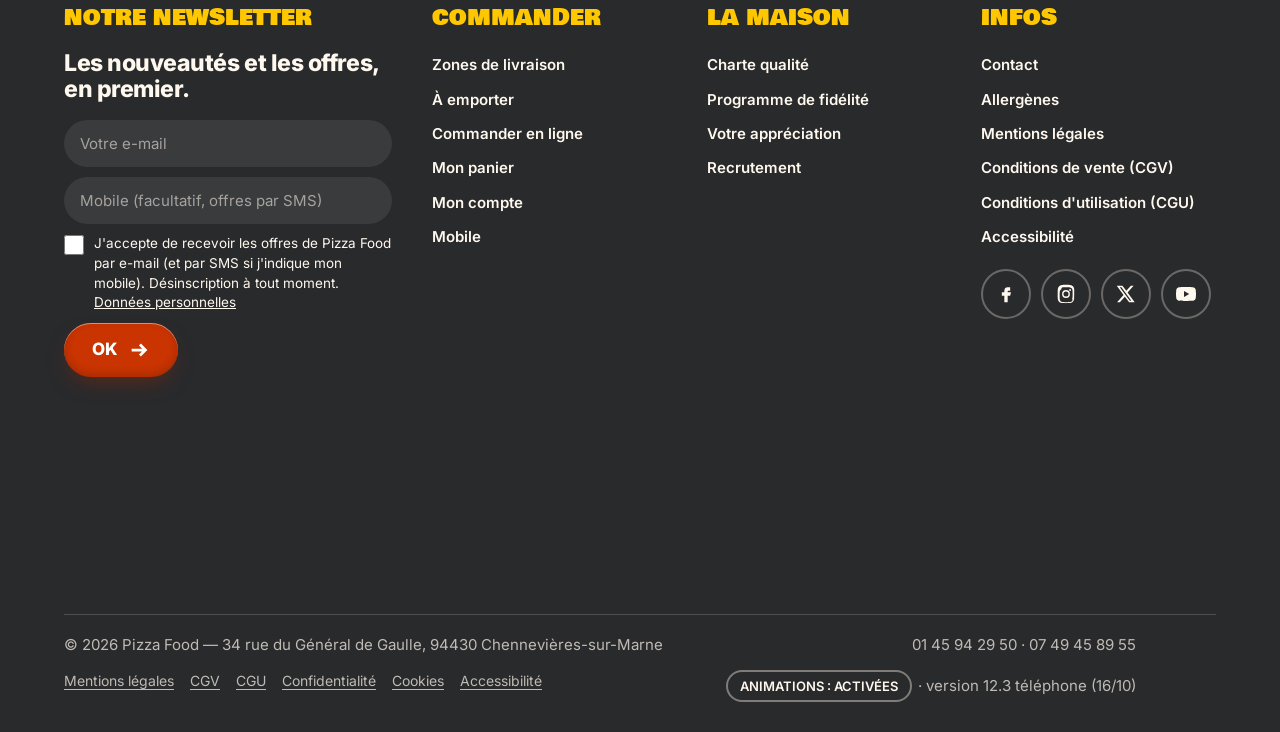
<file: pizza-food/commande.html>
<!doctype html>
<html lang="fr">
<head>
  <meta charset="utf-8">
  <meta name="viewport" content="width=device-width, initial-scale=1">
  <title>Ma commande — Pizza Food</title>
  <meta name="description" content="Votre panier Pizza Food : composition, code promo, coordonnées, paiement et confirmation de la commande.">
  <meta name="theme-color" content="#ff4100">
  <meta name="robots" content="noindex">
  <link rel="stylesheet" href="css/fonts.css?v=12.3">
  <link rel="stylesheet" href="css/style.css?v=12.3">
  <link rel="stylesheet" href="css/raffine.css?v=12.3">
  <link rel="stylesheet" href="css/glass.css?v=12.3">
  <link rel="stylesheet" href="css/legal.css?v=12.3">
  <link rel="stylesheet" href="css/mobile.css?v=12.3">
  <noscript><style>.curtain{display:none}</style></noscript>
</head>
<body data-page="commande">
  <a class="skip" href="#contenu">Aller au contenu</a>
  <div class="curtain" id="curtain" aria-hidden="true">
    <div class="curtain__pizza pz pz--svg" data-svgpizza="" data-interactive="off"></div>
    <p class="curtain__word">Commande</p>
    <p class="curtain__count"><span id="curtainCount">0</span>%</p>
  </div>

  <main id="contenu" tabindex="-1">
    <section class="co-hero band--orange">
      <h1 class="co-hero__title" data-split>Ma commande</h1>
      <nav class="co__steps" aria-label="Étapes de la commande">
        <button type="button" data-step="1" class="is-current"><b>1</b> Mon panier</button>
        <button type="button" data-step="2" disabled><b>2</b> Authentification et paiement</button>
        <button type="button" data-step="3" disabled><b>3</b> Confirmation</button>
      </nav>
    </section>

    <section class="band band--cream co">
      <div class="co__grid">
        <aside class="co__visual" aria-label="Votre plateau">
          <p class="eyebrow">Ton plateau</p>
          <div id="coVisual"></div>
        </aside>
        <div class="co__panel" id="coStep" aria-live="polite"></div>
      </div>
    </section>
  </main>

  <script>window.PF_VERSION = "12.3 téléphone (16/10)";</script>
  <script src="js/config.js?v=12.3"></script>
  <script src="js/data.js?v=12.3"></script>
  <script src="js/options.js?v=12.3"></script>
  <script src="js/pizza.js?v=12.3"></script>
  <script src="js/tray.js?v=12.3"></script>
  <script src="js/shop.js?v=12.3"></script>
  <script src="js/main.js?v=12.3"></script>
  <script src="js/glass.js?v=12.3"></script>
</body>
</html>
</file>
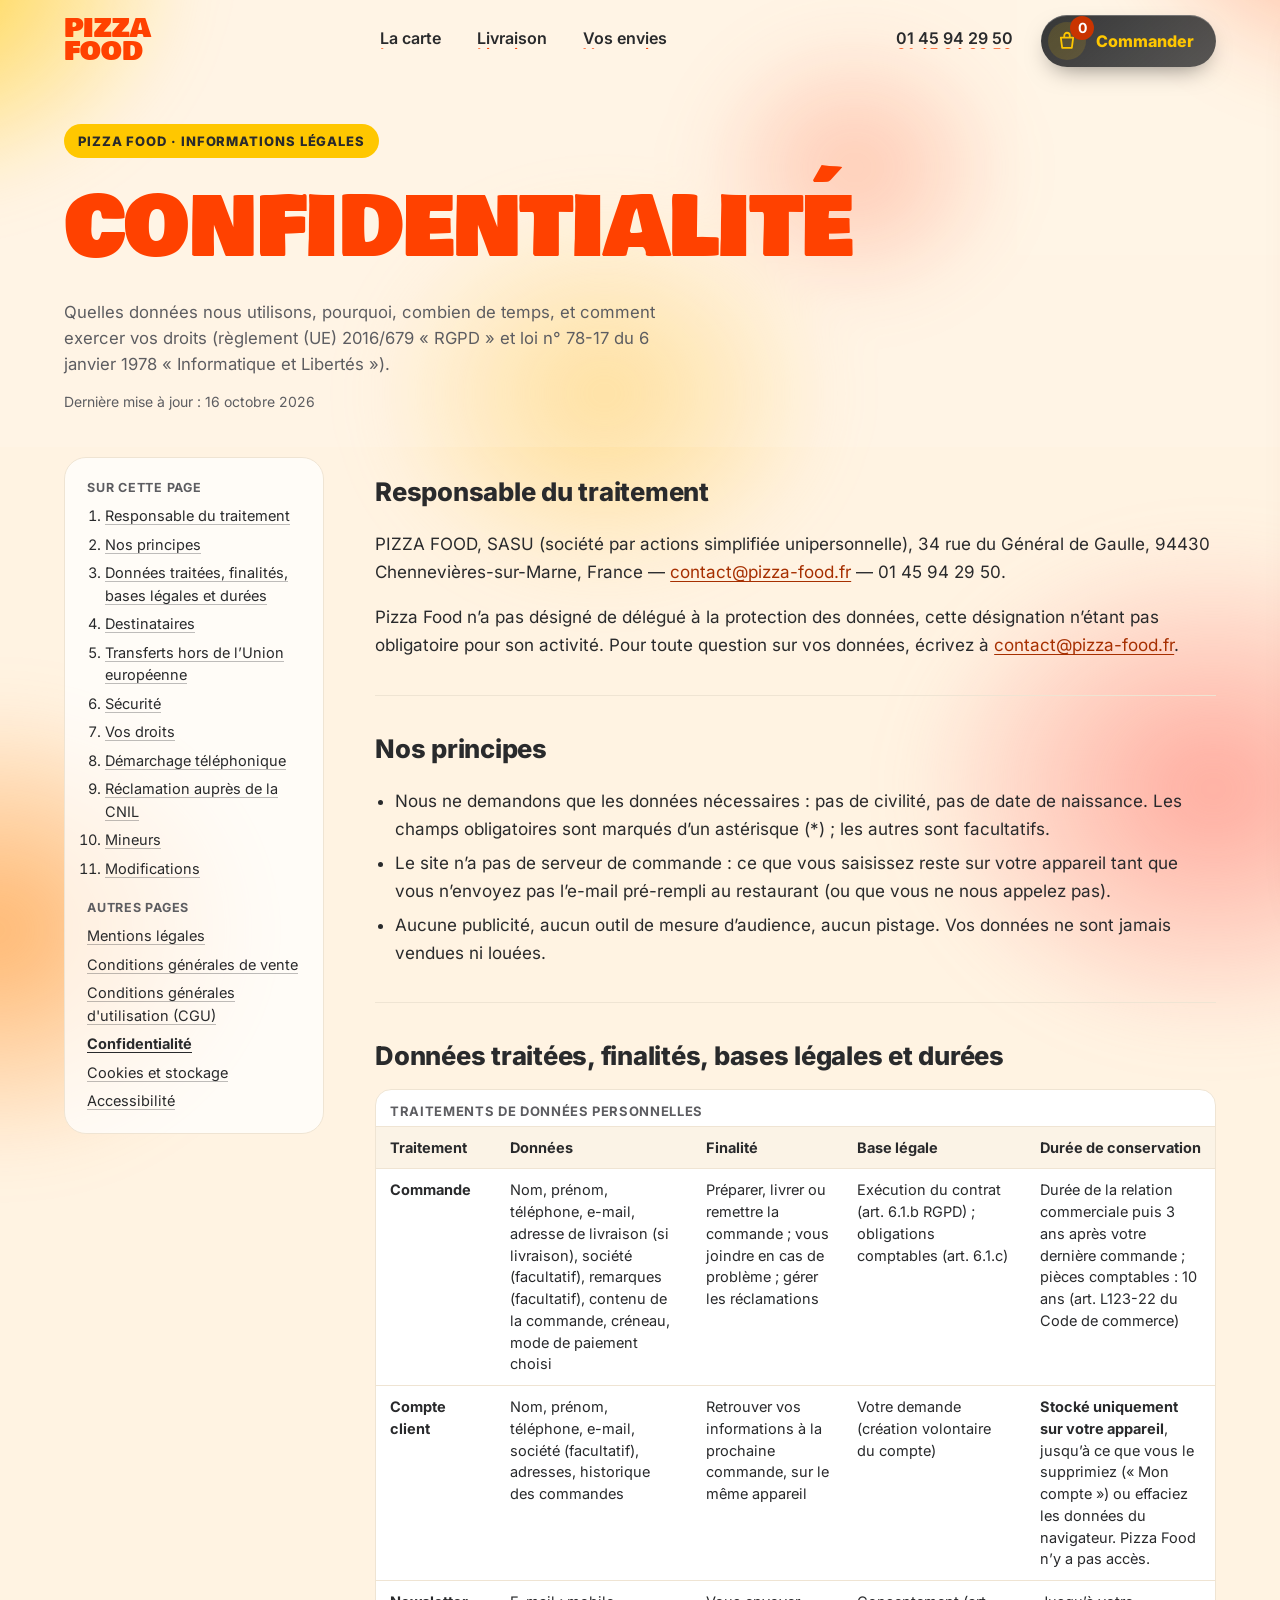
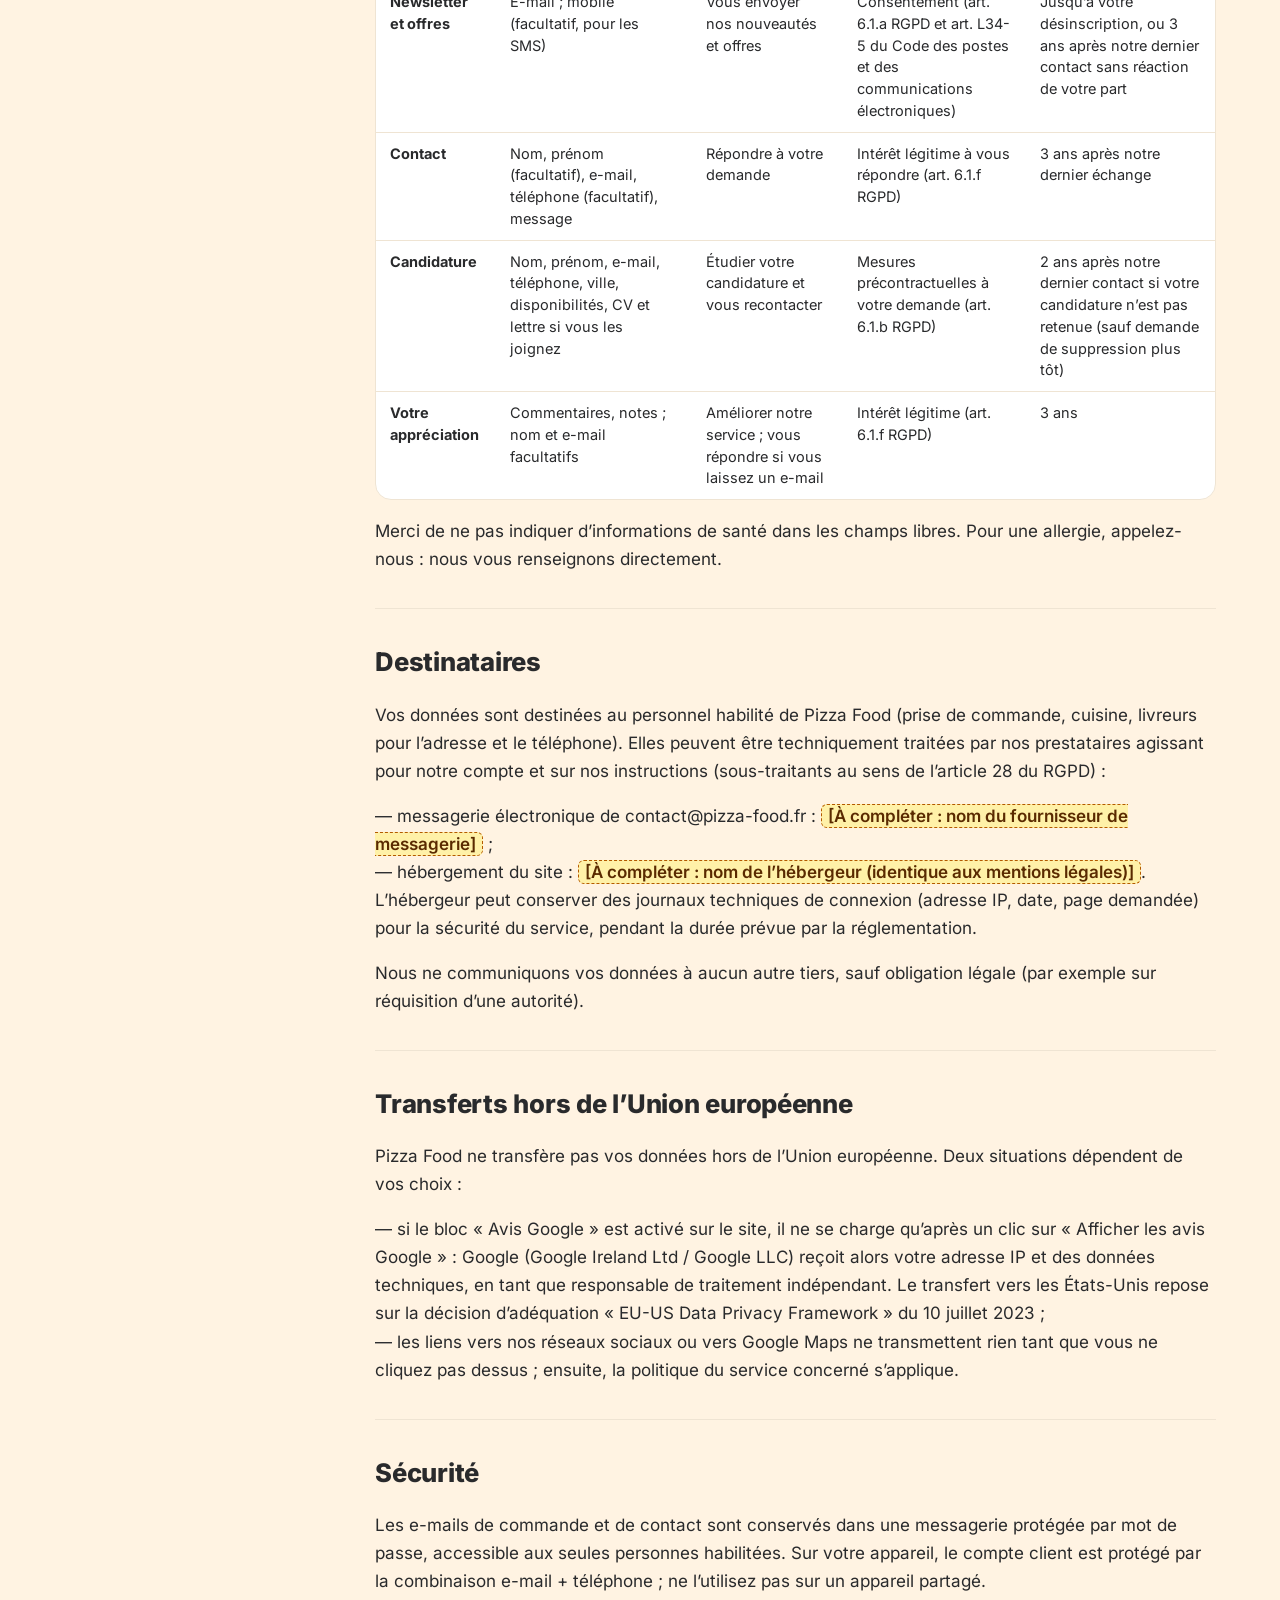
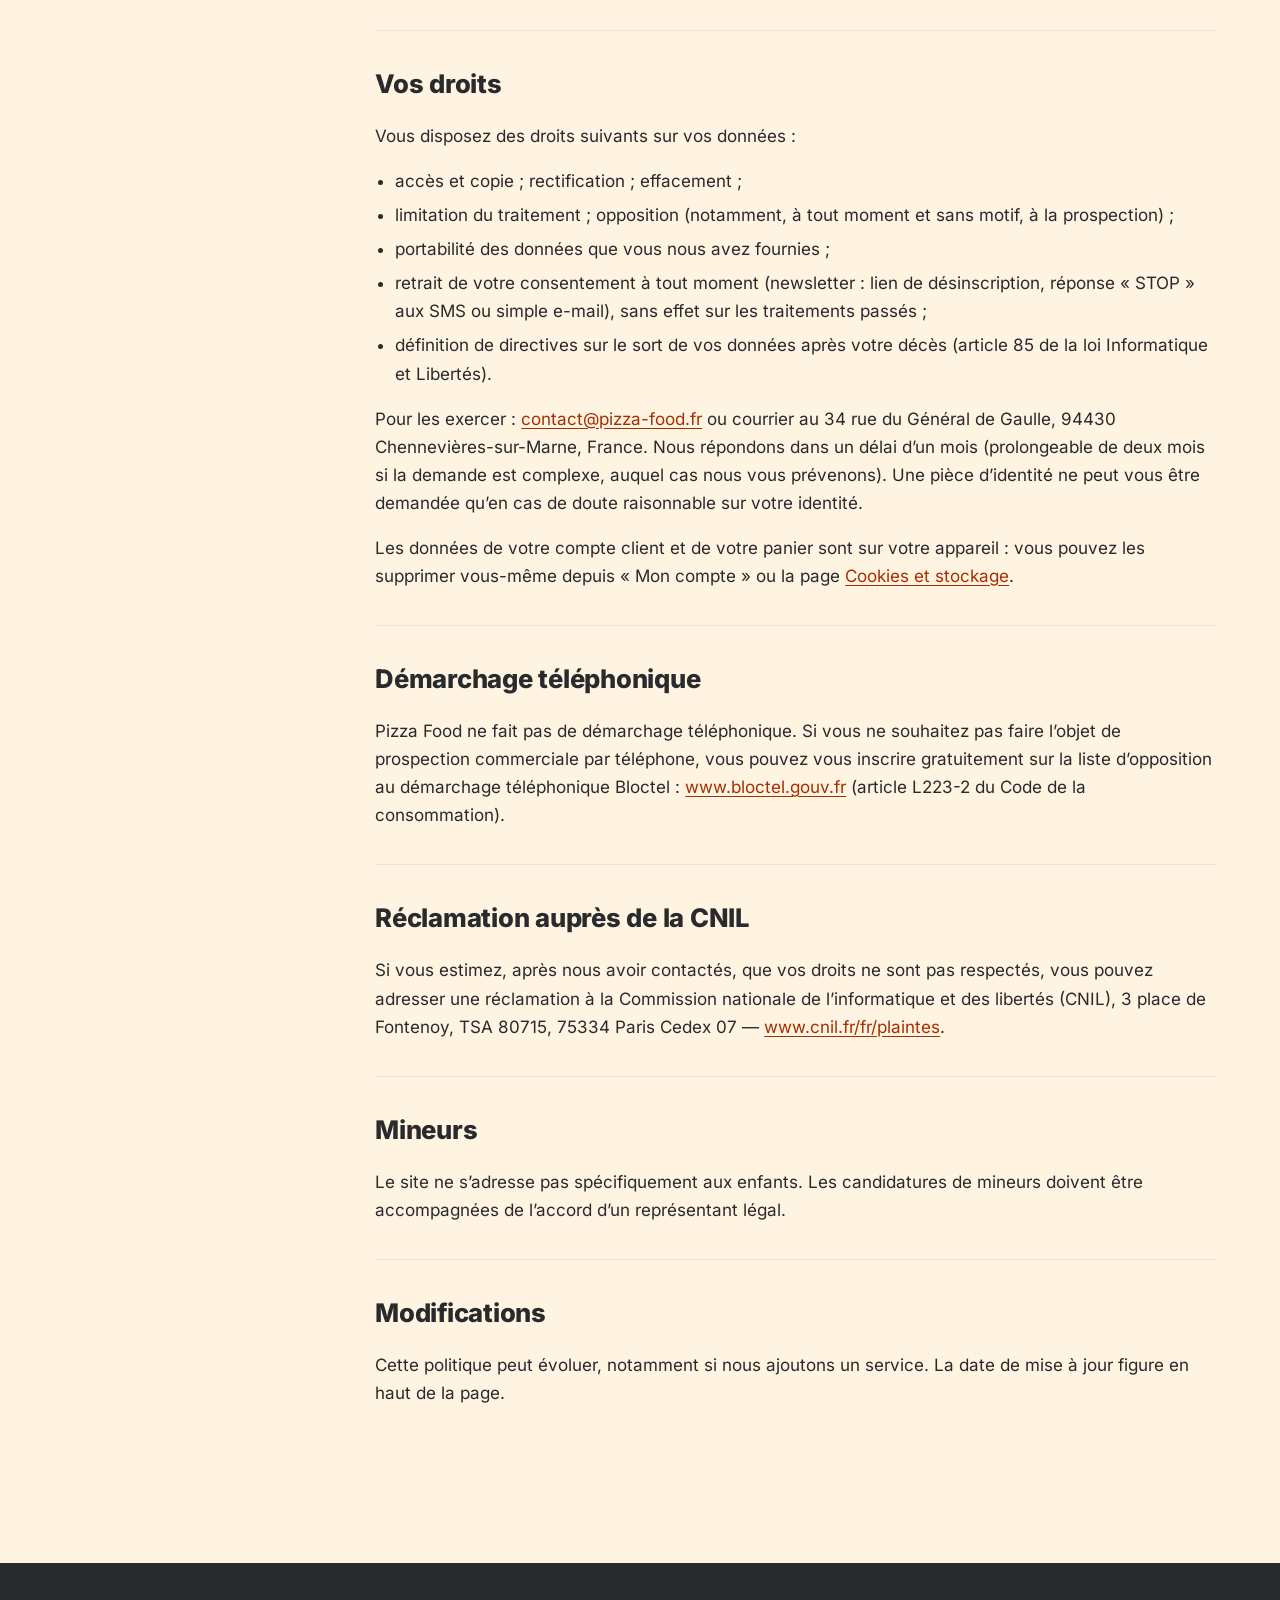
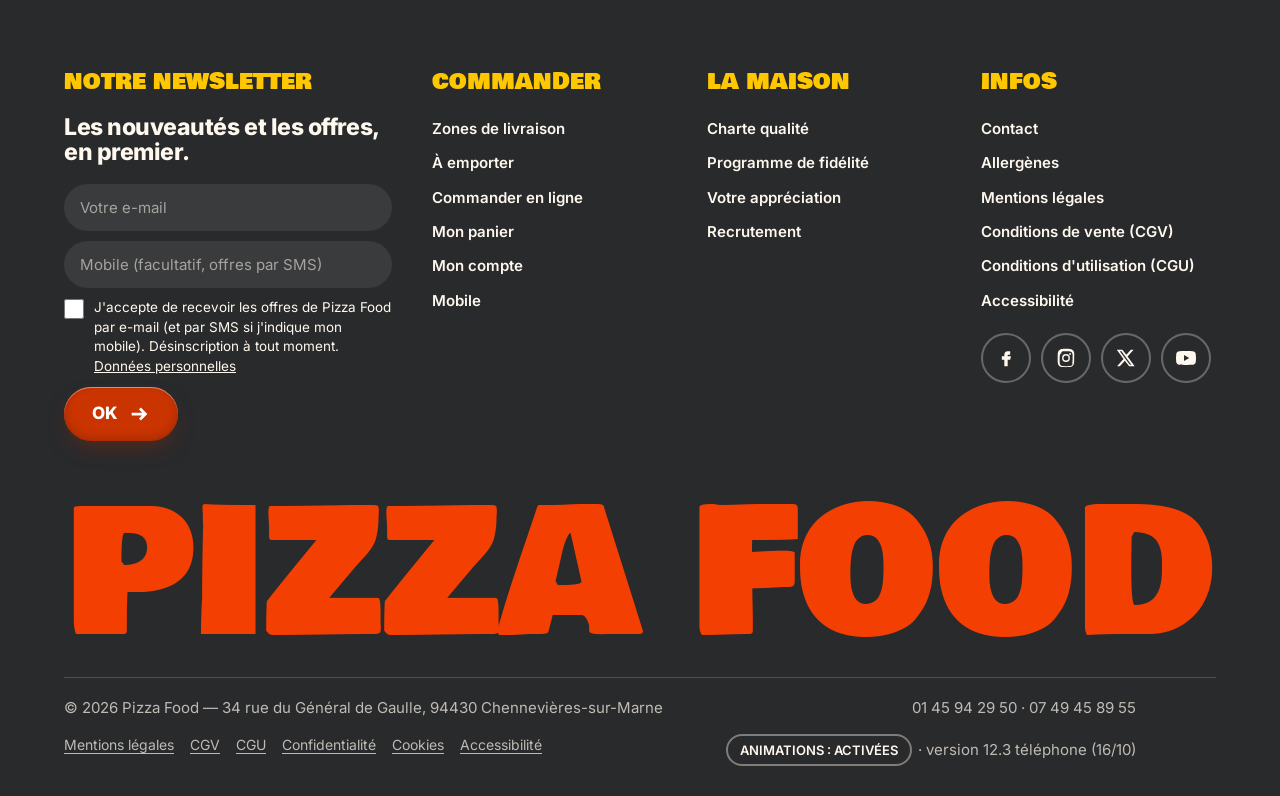
<file: pizza-food/confidentialite.html>
<!doctype html>
<html lang="fr">
<head>
  <meta charset="utf-8">
  <meta name="viewport" content="width=device-width, initial-scale=1">
  <title>Politique de confidentialité — Pizza Food</title>
  <meta name="description" content="Politique de confidentialité de Pizza Food : données collectées pour les commandes, le compte, la newsletter, durées de conservation et droits RGPD.">
  <meta name="theme-color" content="#ff4100">
  <link rel="stylesheet" href="css/fonts.css?v=12.3">
  <link rel="stylesheet" href="css/style.css?v=12.3">
  <link rel="stylesheet" href="css/raffine.css?v=12.3">
  <link rel="stylesheet" href="css/glass.css?v=12.3">
  <link rel="stylesheet" href="css/legal.css?v=12.3">
  <link rel="stylesheet" href="css/mobile.css?v=12.3">
</head>
<body data-page="legal">
  <a class="skip" href="#contenu">Aller au contenu</a>
  <noscript><p class="legal-noscript"><a href="index.html">← Accueil Pizza Food</a></p></noscript>
  <main id="contenu" tabindex="-1">
    <section class="lhero band--orange">
      <p class="eyebrow">Pizza Food · informations légales</p>
      <h1 class="phero__title">Confidentialité</h1>
      <p class="phero__text">Quelles données nous utilisons, pourquoi, combien de temps, et comment exercer vos droits (règlement (UE) 2016/679 « RGPD » et loi n° 78-17 du 6 janvier 1978 « Informatique et Libertés »).</p>
      <p class="lhero__date">Dernière mise à jour : <time datetime="2026-10-16">16 octobre 2026</time></p>
    </section>
    <div class="legal">
      <nav class="legal__toc" aria-label="Sommaire de la page"><p class="legal__toc-t">Sur cette page</p><ol><li><a href="#responsable">Responsable du traitement</a></li><li><a href="#principes">Nos principes</a></li><li><a href="#traitements">Données traitées, finalités, bases légales et durées</a></li><li><a href="#destinataires">Destinataires</a></li><li><a href="#transferts">Transferts hors de l’Union européenne</a></li><li><a href="#securite">Sécurité</a></li><li><a href="#droits">Vos droits</a></li><li><a href="#bloctel">Démarchage téléphonique</a></li><li><a href="#reclamation">Réclamation auprès de la CNIL</a></li><li><a href="#mineurs">Mineurs</a></li><li><a href="#modifications">Modifications</a></li></ol>
        <p class="legal__toc-t">Autres pages</p><ul><li><a href="mentions-legales.html">Mentions légales</a></li><li><a href="cgv.html">Conditions générales de vente</a></li><li><a href="cgu.html">Conditions générales d'utilisation (CGU)</a></li><li><a href="confidentialite.html" aria-current="page">Confidentialité</a></li><li><a href="cookies.html">Cookies et stockage</a></li><li><a href="accessibilite.html">Accessibilité</a></li></ul></nav>
      <article class="legal__body">
      <section id="responsable" aria-labelledby="responsable-t">
        <h2 id="responsable-t">Responsable du traitement</h2>
        <p>PIZZA FOOD, SASU (société par actions simplifiée unipersonnelle), 34 rue du Général de Gaulle, 94430 Chennevières-sur-Marne, France — <a href="mailto:contact@pizza-food.fr">contact@pizza-food.fr</a> — 01 45 94 29 50.</p>
        <p>Pizza Food n’a pas désigné de délégué à la protection des données, cette désignation n’étant pas obligatoire pour son activité. Pour toute question sur vos données, écrivez à <a href="mailto:contact@pizza-food.fr">contact@pizza-food.fr</a>.</p>
      </section>
      <section id="principes" aria-labelledby="principes-t">
        <h2 id="principes-t">Nos principes</h2>
        <ul><li>Nous ne demandons que les données nécessaires : pas de civilité, pas de date de naissance. Les champs obligatoires sont marqués d’un astérisque (*) ; les autres sont facultatifs.</li><li>Le site n’a pas de serveur de commande : ce que vous saisissez reste sur votre appareil tant que vous n’envoyez pas l’e-mail pré-rempli au restaurant (ou que vous ne nous appelez pas).</li><li>Aucune publicité, aucun outil de mesure d’audience, aucun pistage. Vos données ne sont jamais vendues ni louées.</li></ul>
      </section>
      <section id="traitements" aria-labelledby="traitements-t">
        <h2 id="traitements-t">Données traitées, finalités, bases légales et durées</h2>
        <div class="legal__table"><table><caption>Traitements de données personnelles</caption><thead><tr><th scope="col">Traitement</th><th scope="col">Données</th><th scope="col">Finalité</th><th scope="col">Base légale</th><th scope="col">Durée de conservation</th></tr></thead><tbody><tr><th scope="row"><span id="commande">Commande</span></th><td data-label="Données">Nom, prénom, téléphone, e-mail, adresse de livraison (si livraison), société (facultatif), remarques (facultatif), contenu de la commande, créneau, mode de paiement choisi</td><td data-label="Finalité">Préparer, livrer ou remettre la commande ; vous joindre en cas de problème ; gérer les réclamations</td><td data-label="Base légale">Exécution du contrat (art. 6.1.b RGPD) ; obligations comptables (art. 6.1.c)</td><td data-label="Durée de conservation">Durée de la relation commerciale puis 3 ans après votre dernière commande ; pièces comptables : 10 ans (art. L123-22 du Code de commerce)</td></tr><tr><th scope="row"><span id="compte">Compte client</span></th><td data-label="Données">Nom, prénom, téléphone, e-mail, société (facultatif), adresses, historique des commandes</td><td data-label="Finalité">Retrouver vos informations à la prochaine commande, sur le même appareil</td><td data-label="Base légale">Votre demande (création volontaire du compte)</td><td data-label="Durée de conservation"><b>Stocké uniquement sur votre appareil</b>, jusqu’à ce que vous le supprimiez (« Mon compte ») ou effaciez les données du navigateur. Pizza Food n’y a pas accès.</td></tr><tr><th scope="row"><span id="newsletter">Newsletter et offres</span></th><td data-label="Données">E-mail ; mobile (facultatif, pour les SMS)</td><td data-label="Finalité">Vous envoyer nos nouveautés et offres</td><td data-label="Base légale">Consentement (art. 6.1.a RGPD et art. L34-5 du Code des postes et des communications électroniques)</td><td data-label="Durée de conservation">Jusqu’à votre désinscription, ou 3 ans après notre dernier contact sans réaction de votre part</td></tr><tr><th scope="row"><span id="contact">Contact</span></th><td data-label="Données">Nom, prénom (facultatif), e-mail, téléphone (facultatif), message</td><td data-label="Finalité">Répondre à votre demande</td><td data-label="Base légale">Intérêt légitime à vous répondre (art. 6.1.f RGPD)</td><td data-label="Durée de conservation">3 ans après notre dernier échange</td></tr><tr><th scope="row"><span id="recrutement">Candidature</span></th><td data-label="Données">Nom, prénom, e-mail, téléphone, ville, disponibilités, CV et lettre si vous les joignez</td><td data-label="Finalité">Étudier votre candidature et vous recontacter</td><td data-label="Base légale">Mesures précontractuelles à votre demande (art. 6.1.b RGPD)</td><td data-label="Durée de conservation">2 ans après notre dernier contact si votre candidature n’est pas retenue (sauf demande de suppression plus tôt)</td></tr><tr><th scope="row"><span id="avis">Votre appréciation</span></th><td data-label="Données">Commentaires, notes ; nom et e-mail facultatifs</td><td data-label="Finalité">Améliorer notre service ; vous répondre si vous laissez un e-mail</td><td data-label="Base légale">Intérêt légitime (art. 6.1.f RGPD)</td><td data-label="Durée de conservation">3 ans</td></tr></tbody></table></div>
        <p>Merci de ne pas indiquer d’informations de santé dans les champs libres. Pour une allergie, appelez-nous : nous vous renseignons directement.</p>
      </section>
      <section id="destinataires" aria-labelledby="destinataires-t">
        <h2 id="destinataires-t">Destinataires</h2>
        <p>Vos données sont destinées au personnel habilité de Pizza Food (prise de commande, cuisine, livreurs pour l’adresse et le téléphone). Elles peuvent être techniquement traitées par nos prestataires agissant pour notre compte et sur nos instructions (sous-traitants au sens de l’article 28 du RGPD) :</p>
        <p>— messagerie électronique de contact@pizza-food.fr : <mark class="todo">[À compléter : nom du fournisseur de messagerie]</mark> ;<br>— hébergement du site : <mark class="todo">[À compléter : nom de l’hébergeur (identique aux mentions légales)]</mark>. L’hébergeur peut conserver des journaux techniques de connexion (adresse IP, date, page demandée) pour la sécurité du service, pendant la durée prévue par la réglementation.</p>
        <p>Nous ne communiquons vos données à aucun autre tiers, sauf obligation légale (par exemple sur réquisition d’une autorité).</p>
      </section>
      <section id="transferts" aria-labelledby="transferts-t">
        <h2 id="transferts-t">Transferts hors de l’Union européenne</h2>
        <p>Pizza Food ne transfère pas vos données hors de l’Union européenne. Deux situations dépendent de vos choix :</p>
        <p>— si le bloc « Avis Google » est activé sur le site, il ne se charge qu’après un clic sur « Afficher les avis Google » : Google (Google Ireland Ltd / Google LLC) reçoit alors votre adresse IP et des données techniques, en tant que responsable de traitement indépendant. Le transfert vers les États-Unis repose sur la décision d’adéquation « EU-US Data Privacy Framework » du 10 juillet 2023 ;<br>— les liens vers nos réseaux sociaux ou vers Google Maps ne transmettent rien tant que vous ne cliquez pas dessus ; ensuite, la politique du service concerné s’applique.</p>
      </section>
      <section id="securite" aria-labelledby="securite-t">
        <h2 id="securite-t">Sécurité</h2>
        <p>Les e-mails de commande et de contact sont conservés dans une messagerie protégée par mot de passe, accessible aux seules personnes habilitées. Sur votre appareil, le compte client est protégé par la combinaison e-mail + téléphone ; ne l’utilisez pas sur un appareil partagé.</p>
      </section>
      <section id="droits" aria-labelledby="droits-t">
        <h2 id="droits-t">Vos droits</h2>
        <p>Vous disposez des droits suivants sur vos données :</p>
        <ul><li>accès et copie ; rectification ; effacement ;</li><li>limitation du traitement ; opposition (notamment, à tout moment et sans motif, à la prospection) ;</li><li>portabilité des données que vous nous avez fournies ;</li><li>retrait de votre consentement à tout moment (newsletter : lien de désinscription, réponse « STOP » aux SMS ou simple e-mail), sans effet sur les traitements passés ;</li><li>définition de directives sur le sort de vos données après votre décès (article 85 de la loi Informatique et Libertés).</li></ul>
        <p>Pour les exercer : <a href="mailto:contact@pizza-food.fr">contact@pizza-food.fr</a> ou courrier au 34 rue du Général de Gaulle, 94430 Chennevières-sur-Marne, France. Nous répondons dans un délai d’un mois (prolongeable de deux mois si la demande est complexe, auquel cas nous vous prévenons). Une pièce d’identité ne peut vous être demandée qu’en cas de doute raisonnable sur votre identité.</p>
        <p>Les données de votre compte client et de votre panier sont sur votre appareil : vous pouvez les supprimer vous-même depuis « Mon compte » ou la page <a href="cookies.html#effacer">Cookies et stockage</a>.</p>
      </section>
      <section id="bloctel" aria-labelledby="bloctel-t">
        <h2 id="bloctel-t">Démarchage téléphonique</h2>
        <p>Pizza Food ne fait pas de démarchage téléphonique. Si vous ne souhaitez pas faire l’objet de prospection commerciale par téléphone, vous pouvez vous inscrire gratuitement sur la liste d’opposition au démarchage téléphonique Bloctel : <a href="https://www.bloctel.gouv.fr/" target="_blank" rel="noopener">www.bloctel.gouv.fr</a> (article L223-2 du Code de la consommation).</p>
      </section>
      <section id="reclamation" aria-labelledby="reclamation-t">
        <h2 id="reclamation-t">Réclamation auprès de la CNIL</h2>
        <p>Si vous estimez, après nous avoir contactés, que vos droits ne sont pas respectés, vous pouvez adresser une réclamation à la Commission nationale de l’informatique et des libertés (CNIL), 3 place de Fontenoy, TSA 80715, 75334 Paris Cedex 07 — <a href="https://www.cnil.fr/fr/plaintes" target="_blank" rel="noopener">www.cnil.fr/fr/plaintes</a>.</p>
      </section>
      <section id="mineurs" aria-labelledby="mineurs-t">
        <h2 id="mineurs-t">Mineurs</h2>
        <p>Le site ne s’adresse pas spécifiquement aux enfants. Les candidatures de mineurs doivent être accompagnées de l’accord d’un représentant légal.</p>
      </section>
      <section id="modifications" aria-labelledby="modifications-t">
        <h2 id="modifications-t">Modifications</h2>
        <p>Cette politique peut évoluer, notamment si nous ajoutons un service. La date de mise à jour figure en haut de la page.</p>
      </section>
      </article>
    </div>
  </main>

  <script>window.PF_VERSION = "12.3 téléphone (16/10)";</script>
  <script src="js/config.js?v=12.3"></script>
  <script src="js/data.js?v=12.3"></script>
  <script src="js/options.js?v=12.3"></script>
  <script src="js/pizza.js?v=12.3"></script>
  <script src="js/shop.js?v=12.3"></script>
  <script src="js/main.js?v=12.3"></script>
  <script src="js/glass.js?v=12.3"></script>
</body>
</html>
</file>
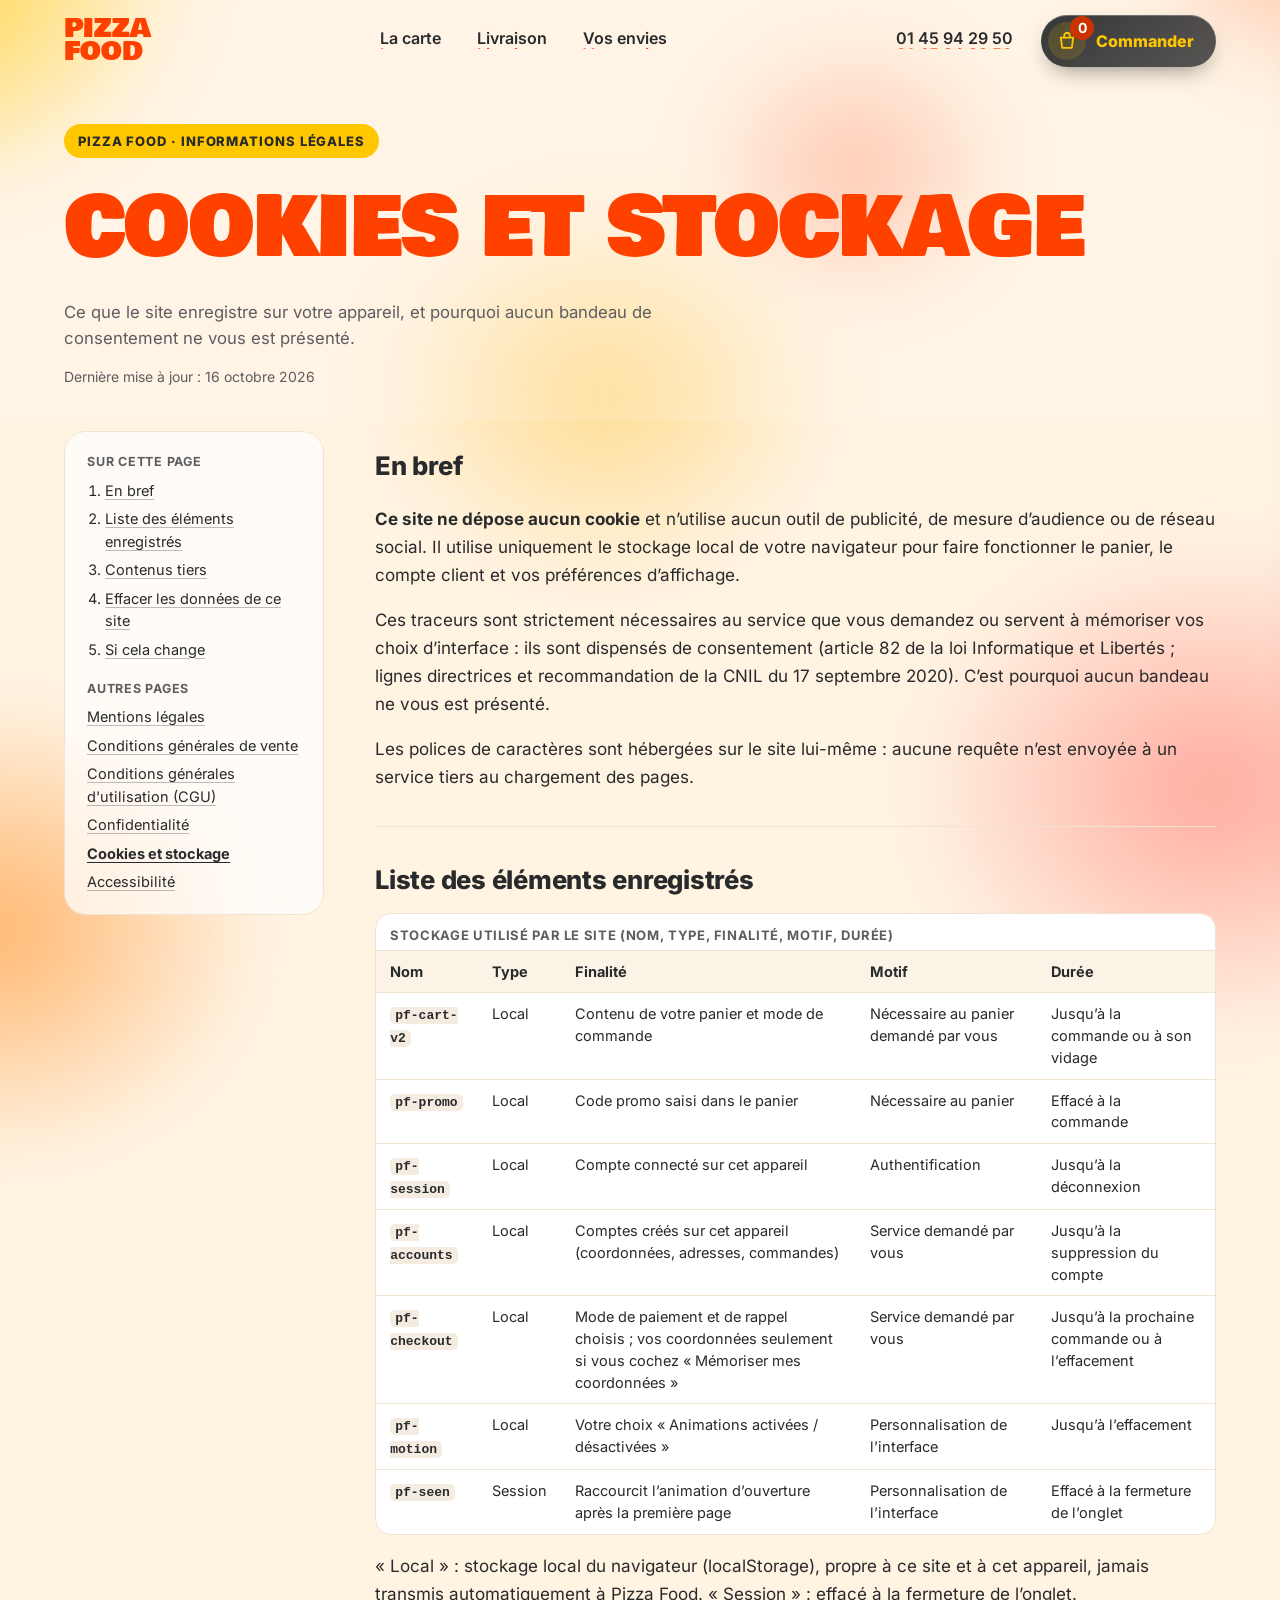
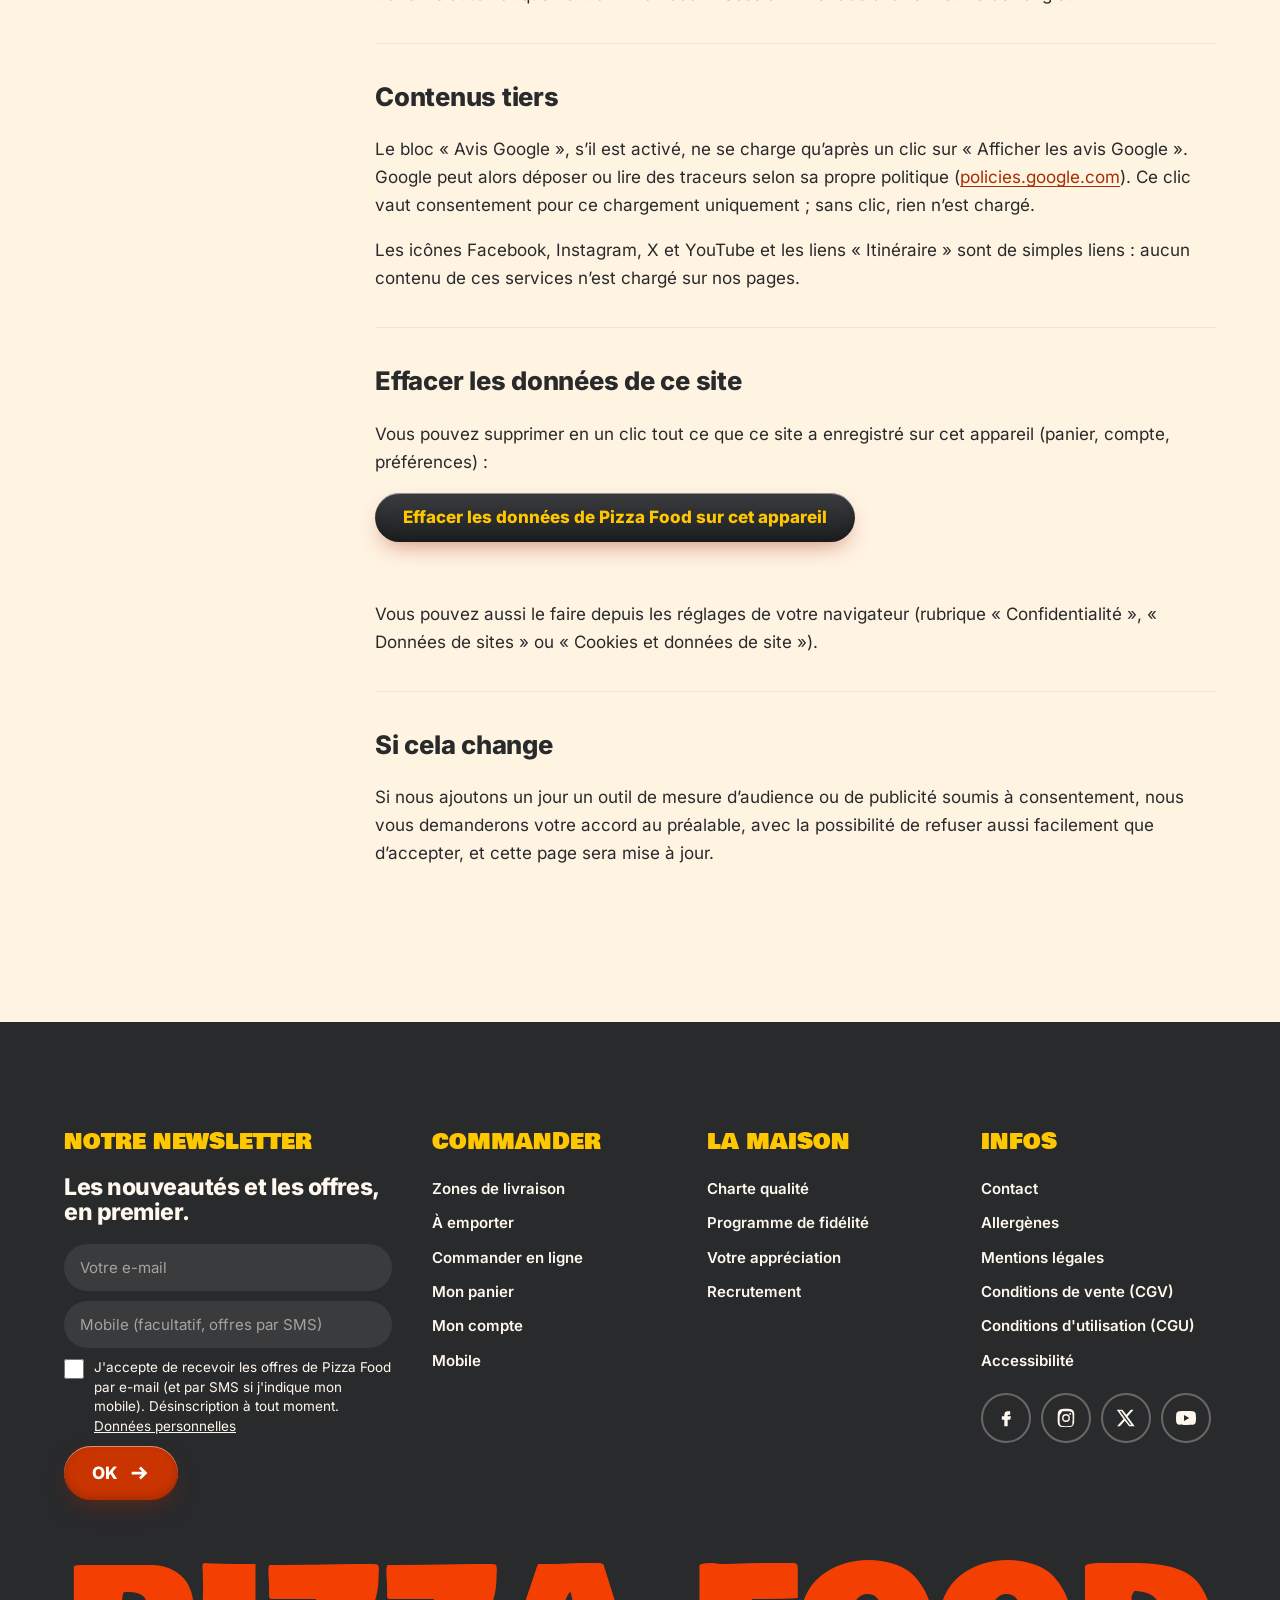
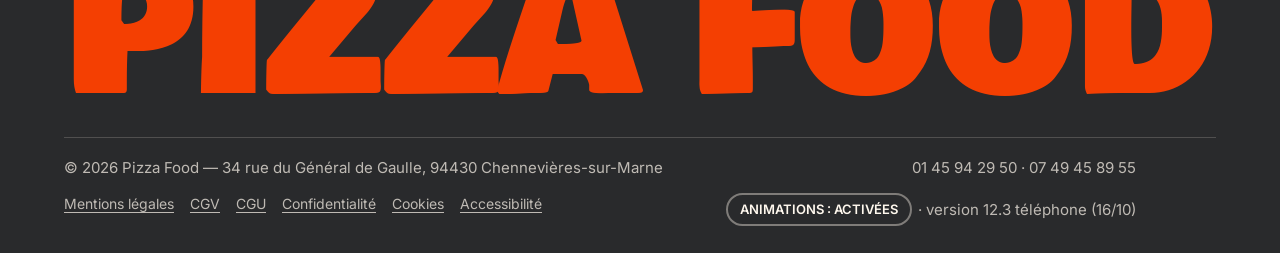
<file: pizza-food/cookies.html>
<!doctype html>
<html lang="fr">
<head>
  <meta charset="utf-8">
  <meta name="viewport" content="width=device-width, initial-scale=1">
  <title>Politique cookies — Pizza Food</title>
  <meta name="description" content="Politique cookies de Pizza Food : aucun cookie publicitaire ni de mesure d’audience, uniquement le stockage nécessaire au panier et au compte.">
  <meta name="theme-color" content="#ff4100">
  <link rel="stylesheet" href="css/fonts.css?v=12.3">
  <link rel="stylesheet" href="css/style.css?v=12.3">
  <link rel="stylesheet" href="css/raffine.css?v=12.3">
  <link rel="stylesheet" href="css/glass.css?v=12.3">
  <link rel="stylesheet" href="css/legal.css?v=12.3">
  <link rel="stylesheet" href="css/mobile.css?v=12.3">
</head>
<body data-page="legal">
  <a class="skip" href="#contenu">Aller au contenu</a>
  <noscript><p class="legal-noscript"><a href="index.html">← Accueil Pizza Food</a></p></noscript>
  <main id="contenu" tabindex="-1">
    <section class="lhero band--orange">
      <p class="eyebrow">Pizza Food · informations légales</p>
      <h1 class="phero__title">Cookies et stockage</h1>
      <p class="phero__text">Ce que le site enregistre sur votre appareil, et pourquoi aucun bandeau de consentement ne vous est présenté.</p>
      <p class="lhero__date">Dernière mise à jour : <time datetime="2026-10-16">16 octobre 2026</time></p>
    </section>
    <div class="legal">
      <nav class="legal__toc" aria-label="Sommaire de la page"><p class="legal__toc-t">Sur cette page</p><ol><li><a href="#resume">En bref</a></li><li><a href="#liste">Liste des éléments enregistrés</a></li><li><a href="#tiers">Contenus tiers</a></li><li><a href="#effacer">Effacer les données de ce site</a></li><li><a href="#evolution">Si cela change</a></li></ol>
        <p class="legal__toc-t">Autres pages</p><ul><li><a href="mentions-legales.html">Mentions légales</a></li><li><a href="cgv.html">Conditions générales de vente</a></li><li><a href="cgu.html">Conditions générales d'utilisation (CGU)</a></li><li><a href="confidentialite.html">Confidentialité</a></li><li><a href="cookies.html" aria-current="page">Cookies et stockage</a></li><li><a href="accessibilite.html">Accessibilité</a></li></ul></nav>
      <article class="legal__body">
      <section id="resume" aria-labelledby="resume-t">
        <h2 id="resume-t">En bref</h2>
        <p><b>Ce site ne dépose aucun cookie</b> et n’utilise aucun outil de publicité, de mesure d’audience ou de réseau social. Il utilise uniquement le stockage local de votre navigateur pour faire fonctionner le panier, le compte client et vos préférences d’affichage.</p>
        <p>Ces traceurs sont strictement nécessaires au service que vous demandez ou servent à mémoriser vos choix d’interface : ils sont dispensés de consentement (article 82 de la loi Informatique et Libertés ; lignes directrices et recommandation de la CNIL du 17 septembre 2020). C’est pourquoi aucun bandeau ne vous est présenté.</p>
        <p>Les polices de caractères sont hébergées sur le site lui-même : aucune requête n’est envoyée à un service tiers au chargement des pages.</p>
      </section>
      <section id="liste" aria-labelledby="liste-t">
        <h2 id="liste-t">Liste des éléments enregistrés</h2>
        <div class="legal__table"><table><caption>Stockage utilisé par le site (nom, type, finalité, motif, durée)</caption><thead><tr><th scope="col">Nom</th><th scope="col">Type</th><th scope="col">Finalité</th><th scope="col">Motif</th><th scope="col">Durée</th></tr></thead><tbody><tr><th scope="row"><code>pf-cart-v2</code></th><td data-label="Type">Local</td><td data-label="Finalité">Contenu de votre panier et mode de commande</td><td data-label="Motif">Nécessaire au panier demandé par vous</td><td data-label="Durée">Jusqu’à la commande ou à son vidage</td></tr><tr><th scope="row"><code>pf-promo</code></th><td data-label="Type">Local</td><td data-label="Finalité">Code promo saisi dans le panier</td><td data-label="Motif">Nécessaire au panier</td><td data-label="Durée">Effacé à la commande</td></tr><tr><th scope="row"><code>pf-session</code></th><td data-label="Type">Local</td><td data-label="Finalité">Compte connecté sur cet appareil</td><td data-label="Motif">Authentification</td><td data-label="Durée">Jusqu’à la déconnexion</td></tr><tr><th scope="row"><code>pf-accounts</code></th><td data-label="Type">Local</td><td data-label="Finalité">Comptes créés sur cet appareil (coordonnées, adresses, commandes)</td><td data-label="Motif">Service demandé par vous</td><td data-label="Durée">Jusqu’à la suppression du compte</td></tr><tr><th scope="row"><code>pf-checkout</code></th><td data-label="Type">Local</td><td data-label="Finalité">Mode de paiement et de rappel choisis ; vos coordonnées seulement si vous cochez « Mémoriser mes coordonnées »</td><td data-label="Motif">Service demandé par vous</td><td data-label="Durée">Jusqu’à la prochaine commande ou à l’effacement</td></tr><tr><th scope="row"><code>pf-motion</code></th><td data-label="Type">Local</td><td data-label="Finalité">Votre choix « Animations activées / désactivées »</td><td data-label="Motif">Personnalisation de l’interface</td><td data-label="Durée">Jusqu’à l’effacement</td></tr><tr><th scope="row"><code>pf-seen</code></th><td data-label="Type">Session</td><td data-label="Finalité">Raccourcit l’animation d’ouverture après la première page</td><td data-label="Motif">Personnalisation de l’interface</td><td data-label="Durée">Effacé à la fermeture de l’onglet</td></tr></tbody></table></div>
        <p>« Local » : stockage local du navigateur (localStorage), propre à ce site et à cet appareil, jamais transmis automatiquement à Pizza Food. « Session » : effacé à la fermeture de l’onglet.</p>
      </section>
      <section id="tiers" aria-labelledby="tiers-t">
        <h2 id="tiers-t">Contenus tiers</h2>
        <p>Le bloc « Avis Google », s’il est activé, ne se charge qu’après un clic sur « Afficher les avis Google ». Google peut alors déposer ou lire des traceurs selon sa propre politique (<a href="https://policies.google.com/technologies/cookies?hl=fr" target="_blank" rel="noopener">policies.google.com</a>). Ce clic vaut consentement pour ce chargement uniquement ; sans clic, rien n’est chargé.</p>
        <p>Les icônes Facebook, Instagram, X et YouTube et les liens « Itinéraire » sont de simples liens : aucun contenu de ces services n’est chargé sur nos pages.</p>
      </section>
      <section id="effacer" aria-labelledby="effacer-t">
        <h2 id="effacer-t">Effacer les données de ce site</h2>
        <p>Vous pouvez supprimer en un clic tout ce que ce site a enregistré sur cet appareil (panier, compte, préférences) :</p>
        <p><button type="button" class="btn btn--dark" id="wipeData">Effacer les données de Pizza Food sur cet appareil</button></p>
        <p class="legal__status" id="wipeStatus" role="status" aria-live="polite"></p>
        <p>Vous pouvez aussi le faire depuis les réglages de votre navigateur (rubrique « Confidentialité », « Données de sites » ou « Cookies et données de site »).</p>
      </section>
      <section id="evolution" aria-labelledby="evolution-t">
        <h2 id="evolution-t">Si cela change</h2>
        <p>Si nous ajoutons un jour un outil de mesure d’audience ou de publicité soumis à consentement, nous vous demanderons votre accord au préalable, avec la possibilité de refuser aussi facilement que d’accepter, et cette page sera mise à jour.</p>
      </section>
      </article>
    </div>
  </main>

  <script>window.PF_VERSION = "12.3 téléphone (16/10)";</script>
  <script src="js/config.js?v=12.3"></script>
  <script src="js/data.js?v=12.3"></script>
  <script src="js/options.js?v=12.3"></script>
  <script src="js/pizza.js?v=12.3"></script>
  <script src="js/shop.js?v=12.3"></script>
  <script src="js/main.js?v=12.3"></script>
  <script src="js/glass.js?v=12.3"></script>
</body>
</html>
</file>
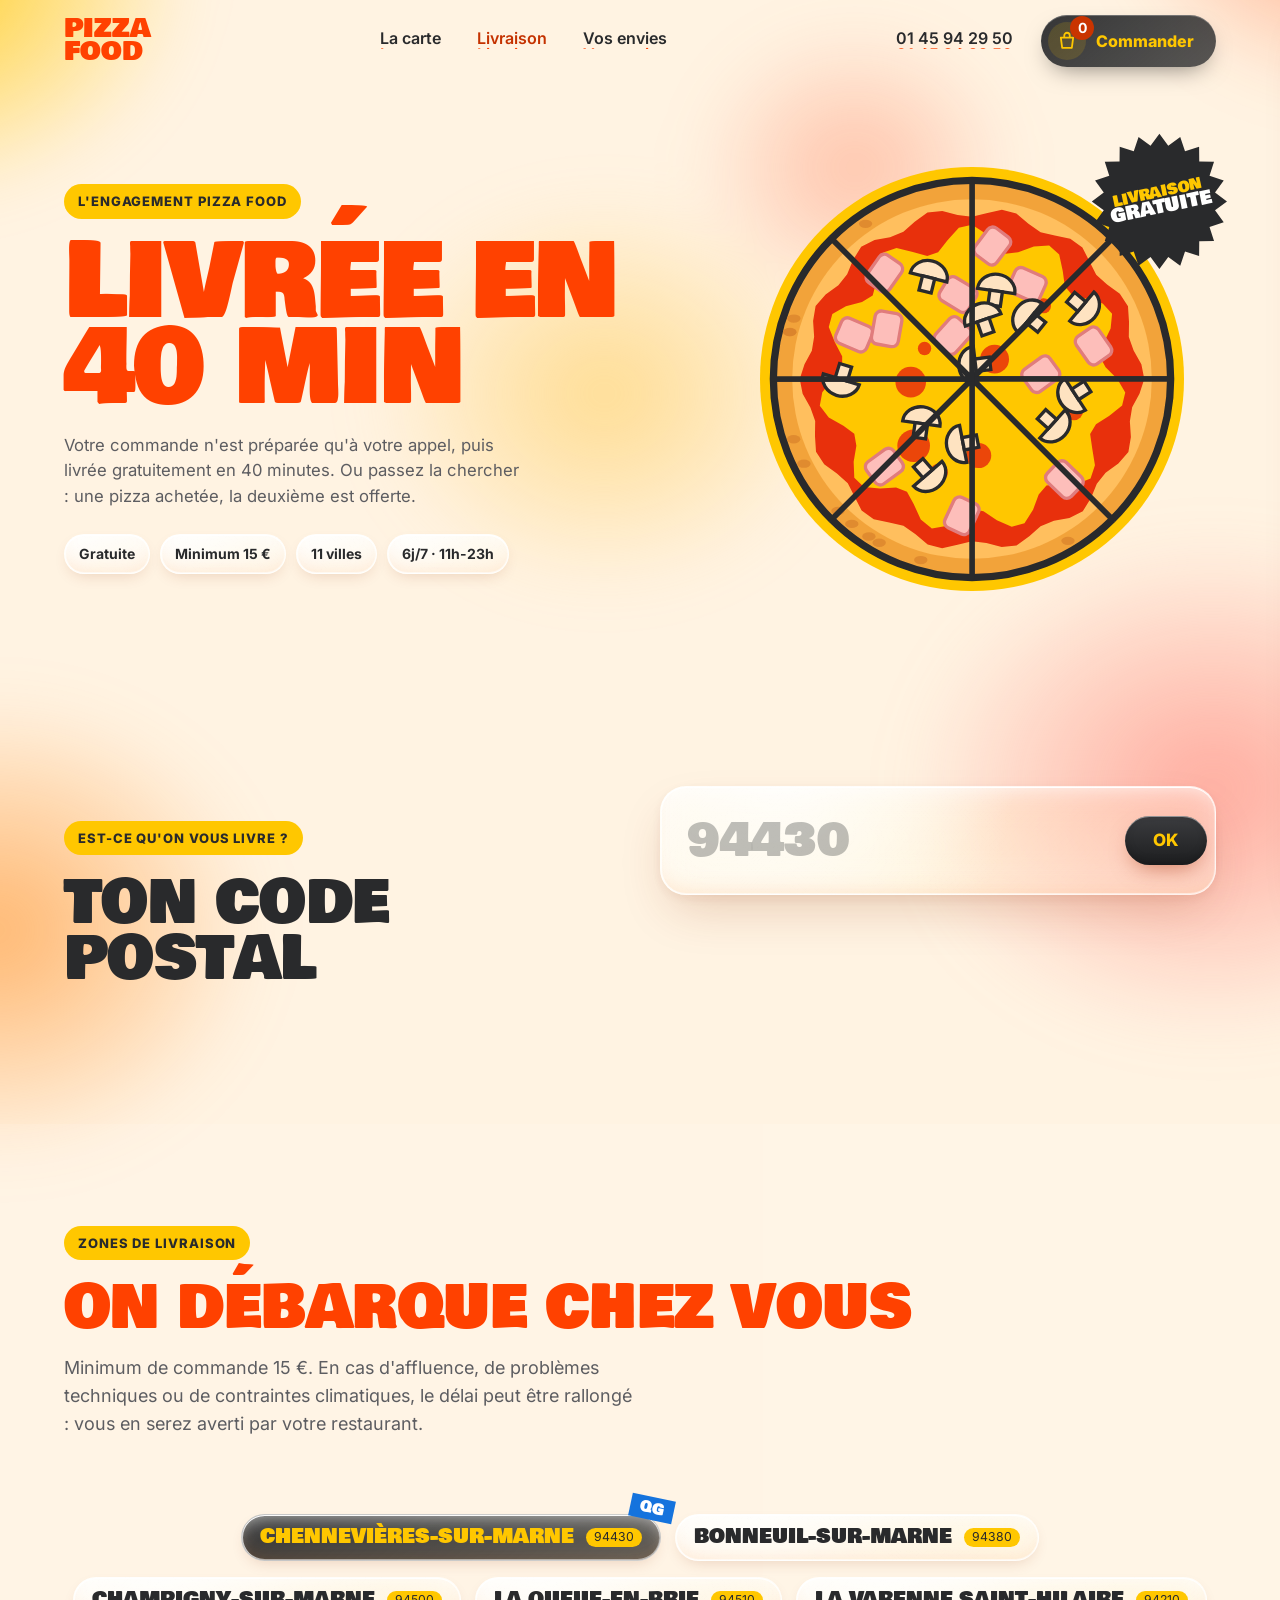
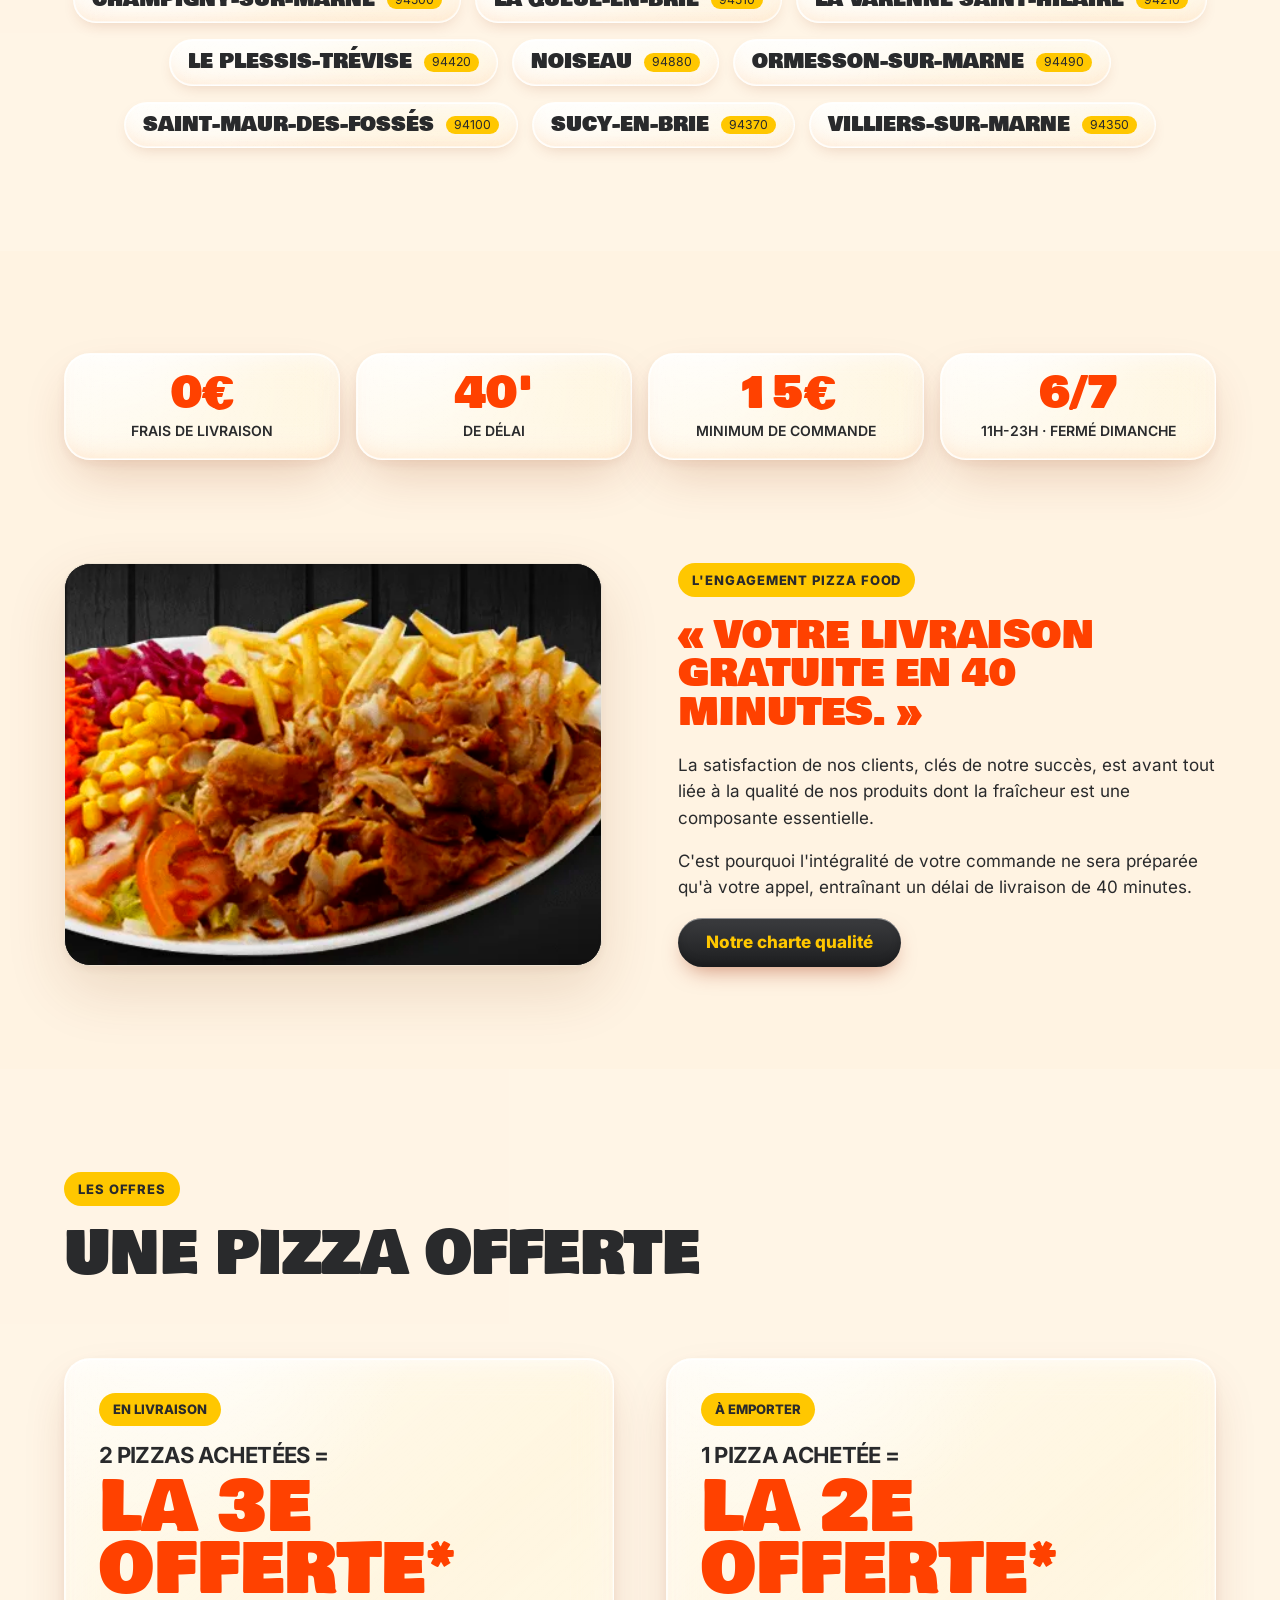
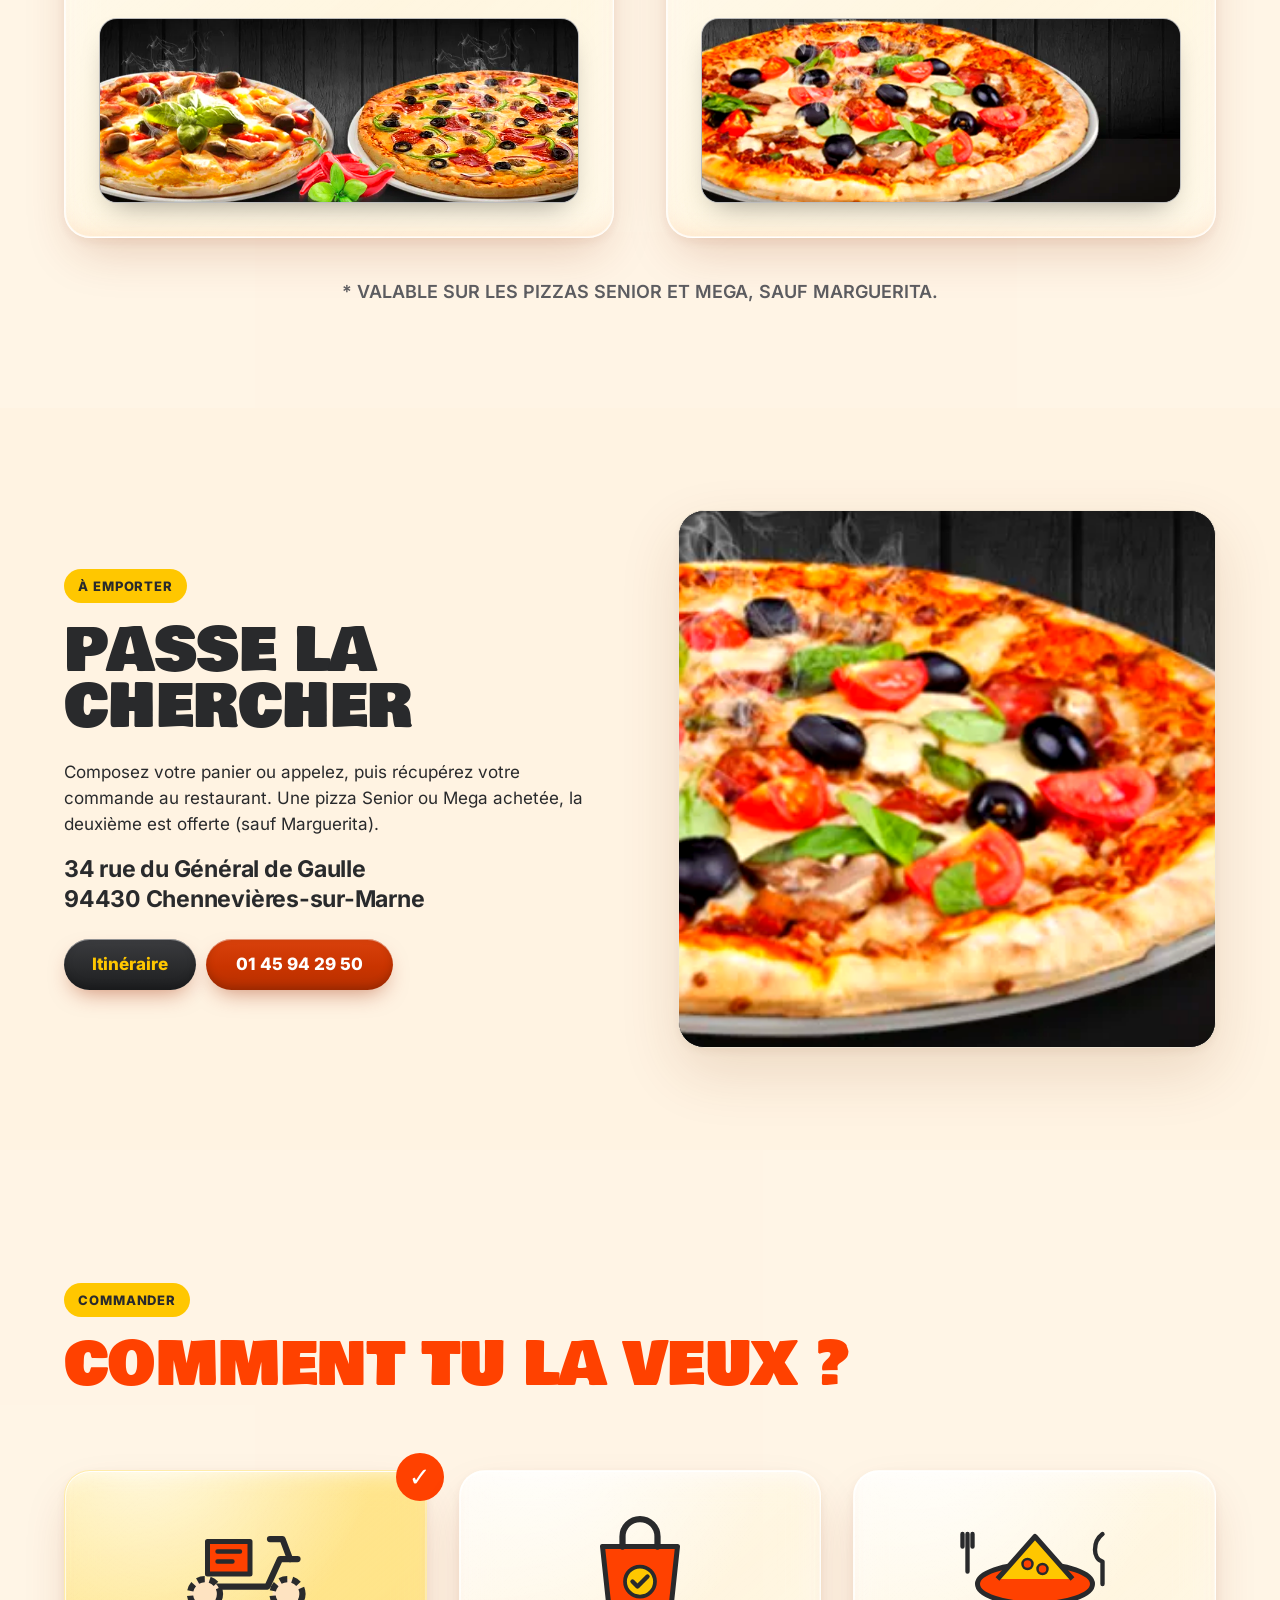
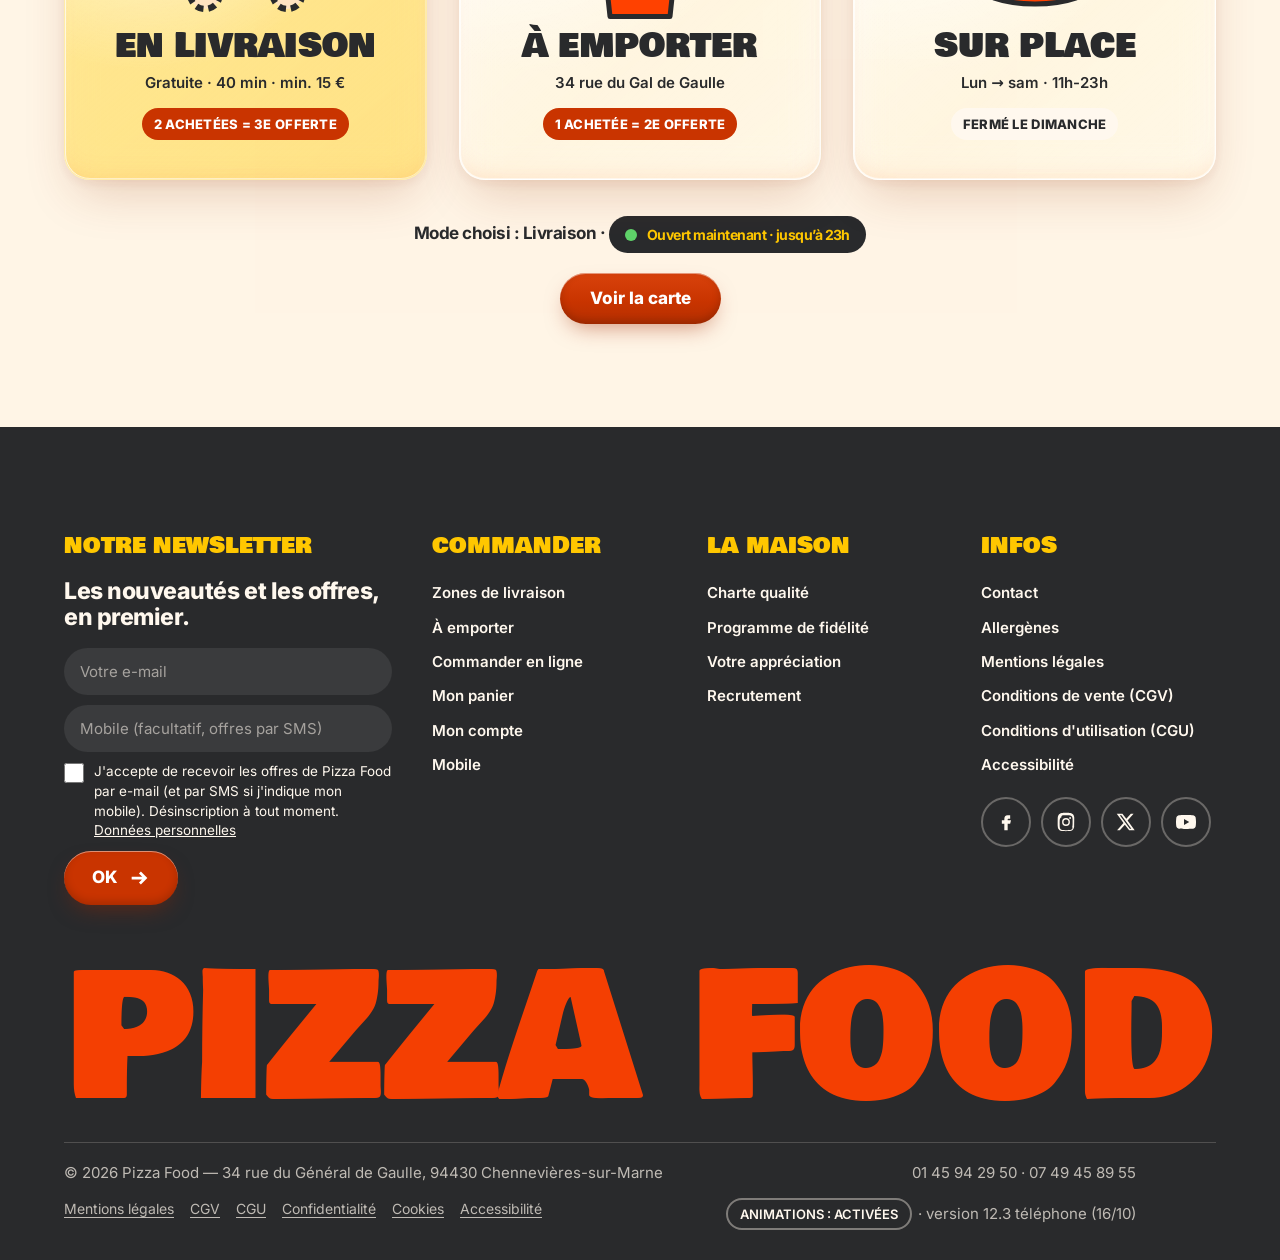
<file: pizza-food/livraison.html>
<!doctype html>
<html lang="fr">
<head>
  <meta charset="utf-8">
  <meta name="viewport" content="width=device-width, initial-scale=1">
  <title>Livraison & à emporter — Pizza Food</title>
  <meta name="description" content="Pizza Food livre gratuitement en 40 minutes dans 11 villes du Val-de-Marne, minimum de commande 15 €. À emporter au 34 rue du Général de Gaulle, Chennevières-sur-Marne.">
  <meta name="theme-color" content="#ff4100">
  <link rel="stylesheet" href="css/fonts.css?v=12.3">
  <link rel="stylesheet" href="css/style.css?v=12.3">
  <link rel="stylesheet" href="css/raffine.css?v=12.3">
  <link rel="stylesheet" href="css/glass.css?v=12.3">
  <link rel="stylesheet" href="css/legal.css?v=12.3">
  <link rel="stylesheet" href="css/mobile.css?v=12.3">
  <noscript><style>.curtain{display:none}</style></noscript>
  <!-- seo:jsonld (généré par outils/generer-seo.js) -->
  <script type="application/ld+json">{"@context":"https://schema.org","@type":"Restaurant","@id":"https://pizza-food.fr/#restaurant","name":"Pizza Food","legalName":"PIZZA FOOD (SASU)","url":"https://pizza-food.fr/","telephone":"+33 1 45 94 29 50","email":"contact@pizza-food.fr","image":"https://pizza-food.fr/img/bandeaux/livraison.webp","address":{"@type":"PostalAddress","streetAddress":"34 rue du Général de Gaulle","postalCode":"94430","addressLocality":"Chennevières-sur-Marne","addressRegion":"Val-de-Marne","addressCountry":"FR"},"servesCuisine":["Pizza","Burgers","Tacos","Tex-Mex","Sandwichs"],"priceRange":"€","currenciesAccepted":"EUR","paymentAccepted":"Carte bancaire, Espèces, Titres-restaurant","openingHoursSpecification":[{"@type":"OpeningHoursSpecification","dayOfWeek":["Monday","Tuesday","Wednesday","Thursday","Friday","Saturday"],"opens":"11:00","closes":"23:00"}],"areaServed":[{"@type":"City","name":"Chennevières-sur-Marne"},{"@type":"City","name":"Bonneuil-sur-Marne"},{"@type":"City","name":"Champigny-sur-Marne"},{"@type":"City","name":"La Queue-en-Brie"},{"@type":"City","name":"La Varenne Saint-Hilaire"},{"@type":"City","name":"Le Plessis-Trévise"},{"@type":"City","name":"Noiseau"},{"@type":"City","name":"Ormesson-sur-Marne"},{"@type":"City","name":"Saint-Maur-des-Fossés"},{"@type":"City","name":"Sucy-en-Brie"},{"@type":"City","name":"Villiers-sur-Marne"}],"hasMenu":"https://pizza-food.fr/carte.html","sameAs":["https://www.facebook.com/Pizza-Food-1682159702074299","https://www.instagram.com/pizzafood94430/","https://twitter.com/pizzafood94430","https://www.youtube.com/channel/UCCv9ak1TfnuyedFZNZe30Tw"]}</script>
  <!-- /seo:jsonld -->
</head>
<body data-page="livraison">
  <a class="skip" href="#contenu">Aller au contenu</a>
  <div class="curtain" id="curtain" aria-hidden="true">
    <div class="curtain__pizza pz pz--svg" data-svgpizza="" data-interactive="off"></div>
    <p class="curtain__word">Livraison</p>
    <p class="curtain__count"><span id="curtainCount">0</span>%</p>
  </div>

  <main id="contenu" tabindex="-1">
    <section class="phero band--orange">
      <div>
        <p class="eyebrow eyebrow--yellow" data-reveal="up">L'engagement Pizza Food</p>
        <h1 class="phero__title" data-split>Livrée en 40 min</h1>
        <p class="phero__text" data-reveal="up">Votre commande n'est préparée qu'à votre appel, puis livrée gratuitement en 40 minutes. Ou passez la chercher : une pizza achetée, la deuxième est offerte.</p>
        <div class="phero__chips" data-reveal="up">
          <span style="--r:-3deg">Gratuite</span><span style="--r:2deg">Minimum 15 €</span><span style="--r:-2deg">11 villes</span><span style="--r:3deg">6j/7 · 11h-23h</span>
        </div>
      </div>
      <div class="phero__art" data-reveal="pop">
        <div class="pz pz--svg" data-svgpizza="80" data-label="Pizza Reine" data-cursor="Croque !"></div>
        <div class="burst-badge" data-burst="20" style="--fs:15px"><span>Livraison<b>gratuite</b></span></div>
      </div>
    </section>

    <div class="tent" style="--from: var(--orange); --to: var(--yellow)" aria-hidden="true"></div>

    <!-- ============ VÉRIFICATEUR ============ -->
    <section class="band band--yellow">
      <div class="checker">
        <div class="text-left">
          <p class="eyebrow">Est-ce qu'on vous livre ?</p>
          <h2 class="title-3d title-3d--md">Ton code postal</h2>
        </div>
        <div>
          <form id="checkForm" role="search" aria-label="Vérifier une adresse de livraison">
            <label class="sr-only" for="cpInput">Code postal ou ville</label>
            <input id="cpInput" type="text" autocomplete="postal-code" placeholder="94430" maxlength="40">
            <button class="btn btn--dark" type="submit" data-cursor="Check">OK</button>
          </form>
          <div class="checker__res" id="checkRes" aria-live="polite"></div>
        </div>
      </div>
    </section>

    <div class="tent" style="--from: var(--yellow); --to: var(--pink)" aria-hidden="true"></div>

    <!-- ============ ZONES ============ -->
    <section class="band band--pink" id="zones">
      <div class="section-head">
        <p class="eyebrow">Zones de livraison</p>
        <h2 class="title-3d title-3d--orange">On débarque chez vous</h2>
        <p class="lede" data-reveal="up">Minimum de commande 15 €. En cas d'affluence, de problèmes techniques ou de contraintes climatiques, le délai peut être rallongé : vous en serez averti par votre restaurant.</p>
      </div>
      <ul class="zones" id="zonesList"></ul>
    </section>

    <!-- ============ L'ENGAGEMENT ============ -->
    <section class="band band--cream">
      <div class="numbers__grid" style="margin-bottom:0">
        <div class="number"><span class="number__val">0€</span><span class="number__label">frais de livraison</span></div>
        <div class="number"><span class="number__val"><span data-count="40">0</span>'</span><span class="number__label">de délai</span></div>
        <div class="number"><span class="number__val"><span data-count="15">0</span>€</span><span class="number__label">minimum de commande</span></div>
        <div class="number"><span class="number__val">6/7</span><span class="number__label">11h-23h · fermé dimanche</span></div>
      </div>
      <div class="split-2">
        <div class="frame" data-reveal="left"><img src="img/bandeaux/assiettes.webp" alt="Assiette de viande émincée avec frites, carottes râpées, maïs, chou rouge, tomates et salade" loading="lazy"></div>
        <div class="text-left" data-reveal="right">
          <p class="eyebrow">L'engagement Pizza Food</p>
          <p class="quote">« Votre livraison gratuite en 40 minutes. »</p>
          <p>La satisfaction de nos clients, clés de notre succès, est avant tout liée à la qualité de nos produits dont la fraîcheur est une composante essentielle.</p>
          <p>C'est pourquoi l'intégralité de votre commande ne sera préparée qu'à votre appel, entraînant un délai de livraison de 40 minutes.</p>
          <button class="btn btn--dark" type="button" data-modal="charte" data-cursor="Lire">Notre charte qualité</button>
        </div>
      </div>
    </section>

    <div class="tent" style="--from: var(--cream); --to: var(--orange)" aria-hidden="true"></div>

    <!-- ============ OFFRES ============ -->
    <section class="band band--orange" id="offres">
      <div class="section-head">
        <p class="eyebrow eyebrow--yellow">Les offres</p>
        <h2 class="title-3d">Une pizza offerte</h2>
      </div>
      <div class="offers">
        <article class="offer" data-reveal="left">
          <span class="offer__tag">En livraison</span>
          <p class="offer__big"><small>2 pizzas achetées =</small>la 3e offerte*</p>
          <div class="offer__img"><img src="img/bandeaux/livraison.webp" alt="Deux pizzas fumantes garnies d'olives, de poivrons et de champignons, sur fond de bois sombre" loading="lazy"></div>
        </article>
        <article class="offer" data-reveal="right">
          <span class="offer__tag">À emporter</span>
          <p class="offer__big"><small>1 pizza achetée =</small>la 2e offerte*</p>
          <div class="offer__img"><img src="img/bandeaux/emporter.webp" alt="Pizza fumante aux olives noires, tomates cerises et basilic" loading="lazy"></div>
        </article>
      </div>
      <p class="offers__note">* Valable sur les pizzas Senior et Mega, sauf Marguerita.</p>
    </section>

    <div class="tent" style="--from: var(--orange); --to: var(--yellow)" aria-hidden="true"></div>

    <!-- ============ À EMPORTER ============ -->
    <section class="band band--yellow" id="emporter">
      <div class="split-2" style="margin-top:0">
        <div class="text-left">
          <p class="eyebrow">À emporter</p>
          <h2 class="title-3d title-3d--md">Passe la chercher</h2>
          <p data-reveal="up" style="margin-top:24px">Composez votre panier ou appelez, puis récupérez votre commande au restaurant. Une pizza Senior ou Mega achetée, la deuxième est offerte (sauf Marguerita).</p>
          <p class="infos__big" data-reveal="up">34 rue du Général de Gaulle<br>94430 Chennevières-sur-Marne</p>
          <div class="phero__chips" data-reveal="up">
            <a class="btn btn--dark" href="https://www.google.com/maps/search/?api=1&amp;query=34+Rue+du+General+de+Gaulle+94430+Chennevieres-sur-Marne" target="_blank" rel="noopener" data-cursor="Go">Itinéraire</a>
            <a class="btn btn--pill" href="tel:0145942950" data-cursor="Allô ?">01 45 94 29 50</a>
          </div>
        </div>
        <div class="frame" data-reveal="right" style="aspect-ratio:1"><img src="img/bandeaux/emporter.webp" alt="Pizza fumante aux olives noires, tomates cerises et basilic" loading="lazy"></div>
      </div>
    </section>

    <div class="tent" style="--from: var(--yellow); --to: var(--pink)" aria-hidden="true"></div>

    <!-- ============ MODE ============ -->
    <section class="mode band band--pink" id="commander">
      <div class="section-head">
        <p class="eyebrow">Commander</p>
        <h2 class="title-3d title-3d--orange">Comment tu la veux&nbsp;?</h2>
      </div>
      <div class="mode__grid" role="radiogroup" aria-label="Type de commande">
        <button class="mode__card" role="radio" aria-checked="true" data-mode="Livraison" data-reveal="pop" data-cursor="Vroum">
          <span class="mode__icon"><svg viewBox="0 0 120 90" aria-hidden="true"><g class="scooter"><path d="M30 62h48l10-22h14" class="ln"/><rect x="30" y="26" width="34" height="26" class="box"/><path d="M38 34h18M38 42h12" class="ln thin"/><path d="M96 40l-6-16h-10" class="ln"/><circle cx="28" cy="68" r="12" class="wheel"/><circle cx="94" cy="68" r="12" class="wheel"/></g><path d="M2 50h14M6 60h10M0 70h12" class="speed"/></svg></span>
          <span class="mode__label">En livraison</span><span class="mode__sub">Gratuite · 40 min · min. 15 €</span><span class="mode__offer">2 achetées = 3e offerte</span><span class="mode__check" aria-hidden="true">✓</span>
        </button>
        <button class="mode__card" role="radio" aria-checked="false" data-mode="À emporter" data-reveal="pop" style="--d:100ms" data-cursor="Hop">
          <span class="mode__icon"><svg viewBox="0 0 120 90" aria-hidden="true"><g class="bag"><path d="M30 30h60l-6 56H36z" class="box"/><path d="M46 30v-8a14 14 0 0 1 28 0v8" class="ln"/><circle cx="60" cy="58" r="12" class="stamp"/><path d="M54 58l4 4 8-8" class="ln thin"/></g></svg></span>
          <span class="mode__label">À emporter</span><span class="mode__sub">34 rue du Gal de Gaulle</span><span class="mode__offer">1 achetée = 2e offerte</span><span class="mode__check" aria-hidden="true">✓</span>
        </button>
        <button class="mode__card" role="radio" aria-checked="false" data-mode="Sur place" data-reveal="pop" style="--d:200ms" data-cursor="Assis !">
          <span class="mode__icon"><svg viewBox="0 0 120 90" aria-hidden="true"><g class="plate"><ellipse cx="60" cy="60" rx="46" ry="16" class="box"/><path d="M30 56L60 22 90 56" class="slice-ico"/><circle cx="54" cy="44" r="4" class="pep"/><circle cx="66" cy="48" r="4" class="pep"/></g><path d="M6 20v30M2 20v10M10 20v10M114 20c-8 6-8 20 0 22v18" class="ln thin"/></svg></span>
          <span class="mode__label">Sur place</span><span class="mode__sub">Lun → sam · 11h-23h</span><span class="mode__offer mode__offer--muted">Fermé le dimanche</span><span class="mode__check" aria-hidden="true">✓</span>
        </button>
      </div>
      <p class="mode__status">Mode choisi : <b data-modelabel>Livraison</b> · <span class="open-badge" data-open style="vertical-align:middle"></span></p>
      <a href="carte.html" class="btn btn--pill magnetic" data-cursor="Miam">Voir la carte</a>
    </section>

    <div class="tent" style="--from: var(--pink); --to: var(--orange)" aria-hidden="true"></div>
  </main>

  <script>window.PF_VERSION = "12.3 téléphone (16/10)";</script>
  <script src="js/config.js?v=12.3"></script>
  <script src="js/data.js?v=12.3"></script>
  <script src="js/options.js?v=12.3"></script>
  <script src="js/pizza.js?v=12.3"></script>
  <script src="js/shop.js?v=12.3"></script>
  <script src="js/main.js?v=12.3"></script>
  <script src="js/glass.js?v=12.3"></script>
</body>
</html>
</file>
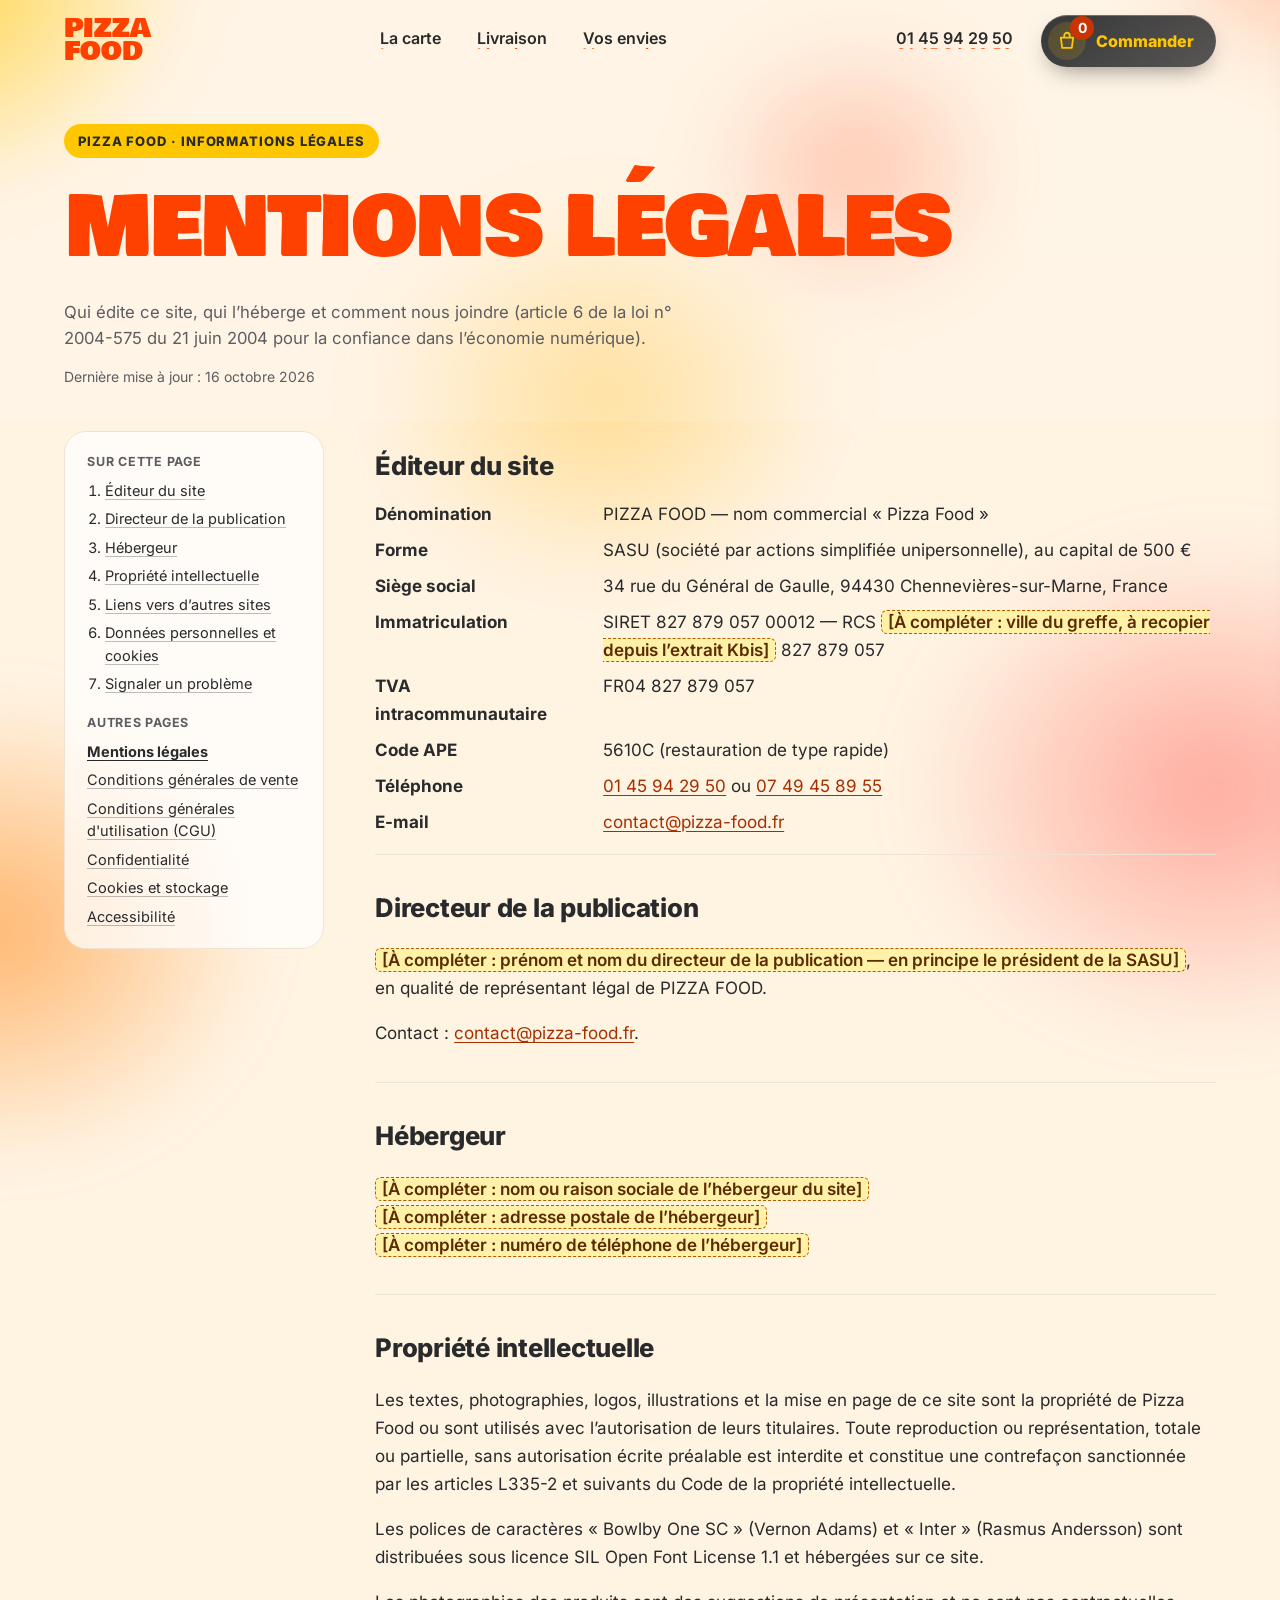
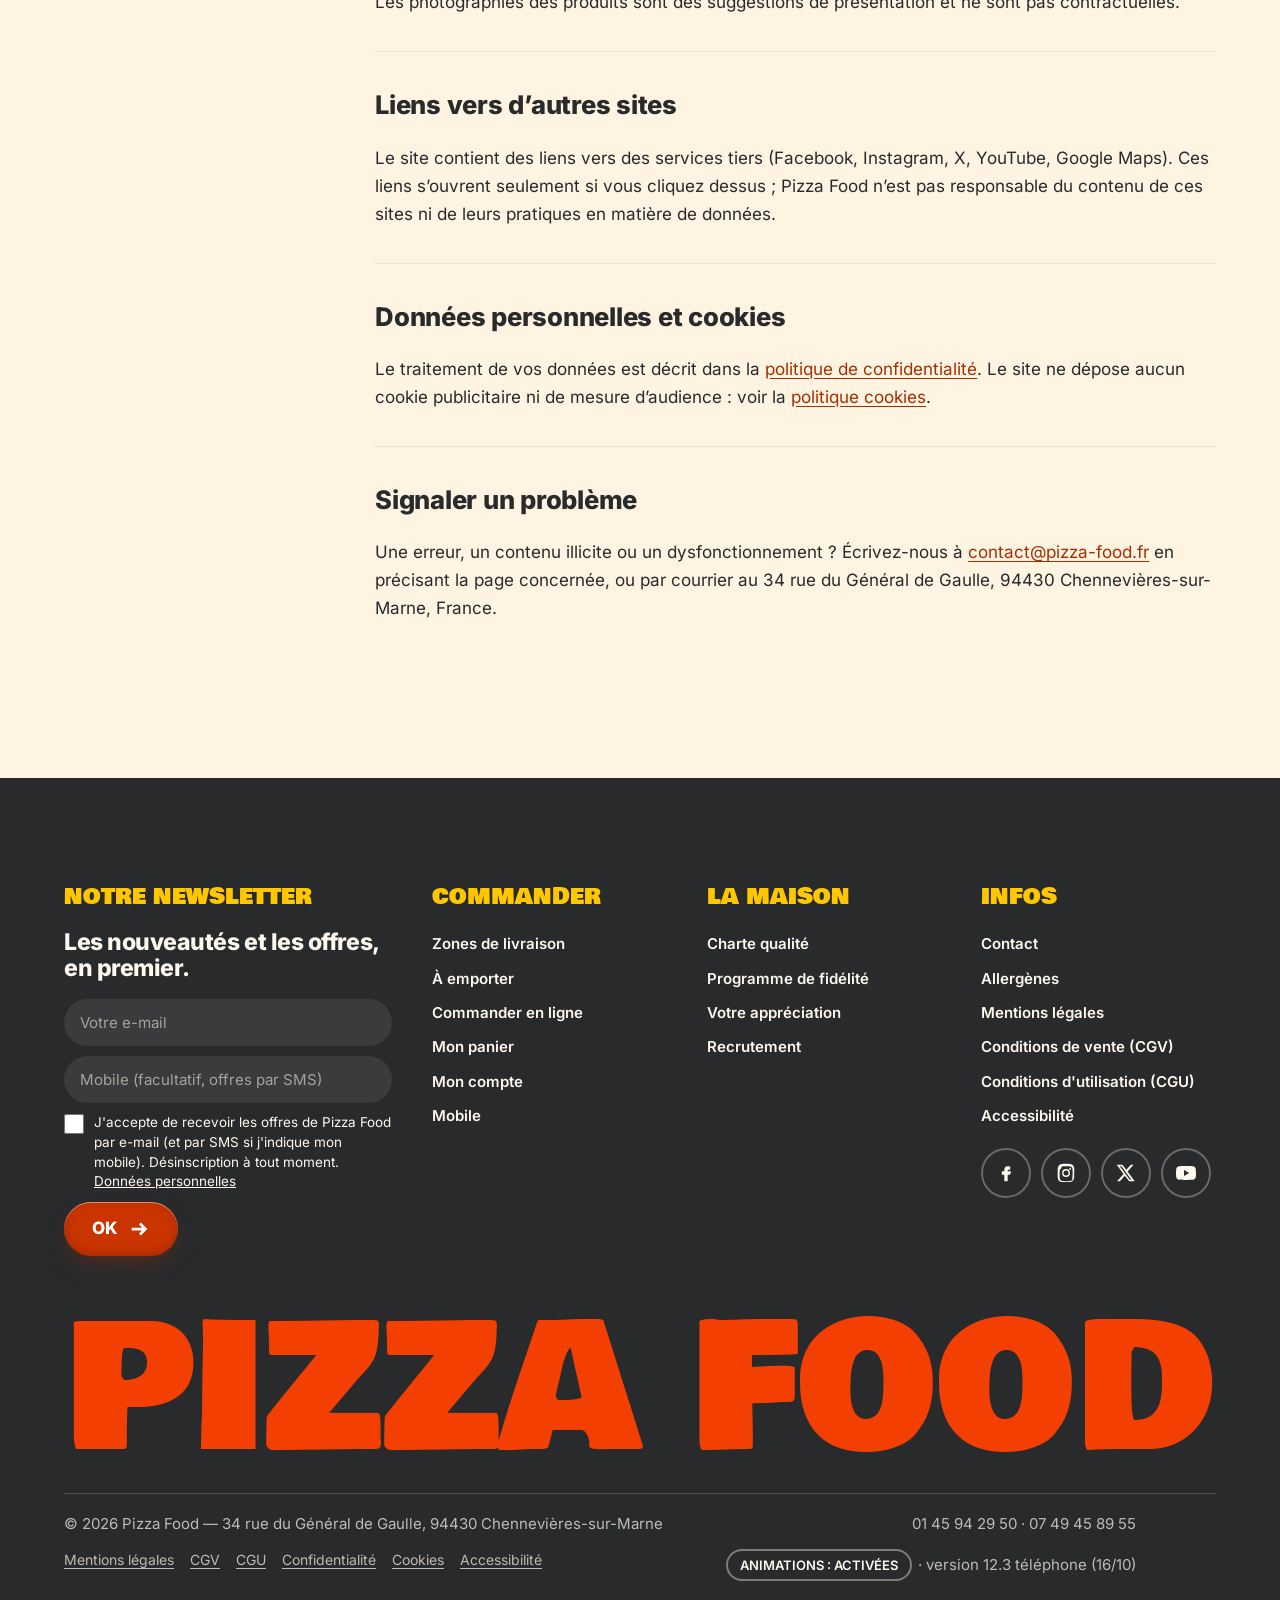
<file: pizza-food/mentions-legales.html>
<!doctype html>
<html lang="fr">
<head>
  <meta charset="utf-8">
  <meta name="viewport" content="width=device-width, initial-scale=1">
  <title>Mentions légales — Pizza Food</title>
  <meta name="description" content="Mentions légales du site Pizza Food : éditeur, directeur de la publication, hébergeur, propriété intellectuelle.">
  <meta name="theme-color" content="#ff4100">
  <link rel="stylesheet" href="css/fonts.css?v=12.3">
  <link rel="stylesheet" href="css/style.css?v=12.3">
  <link rel="stylesheet" href="css/raffine.css?v=12.3">
  <link rel="stylesheet" href="css/glass.css?v=12.3">
  <link rel="stylesheet" href="css/legal.css?v=12.3">
  <link rel="stylesheet" href="css/mobile.css?v=12.3">
</head>
<body data-page="legal">
  <a class="skip" href="#contenu">Aller au contenu</a>
  <noscript><p class="legal-noscript"><a href="index.html">← Accueil Pizza Food</a></p></noscript>
  <main id="contenu" tabindex="-1">
    <section class="lhero band--orange">
      <p class="eyebrow">Pizza Food · informations légales</p>
      <h1 class="phero__title">Mentions légales</h1>
      <p class="phero__text">Qui édite ce site, qui l’héberge et comment nous joindre (article 6 de la loi n° 2004-575 du 21 juin 2004 pour la confiance dans l’économie numérique).</p>
      <p class="lhero__date">Dernière mise à jour : <time datetime="2026-10-16">16 octobre 2026</time></p>
    </section>
    <div class="legal">
      <nav class="legal__toc" aria-label="Sommaire de la page"><p class="legal__toc-t">Sur cette page</p><ol><li><a href="#editeur">Éditeur du site</a></li><li><a href="#publication">Directeur de la publication</a></li><li><a href="#hebergeur">Hébergeur</a></li><li><a href="#propriete">Propriété intellectuelle</a></li><li><a href="#liens">Liens vers d’autres sites</a></li><li><a href="#donnees">Données personnelles et cookies</a></li><li><a href="#contact">Signaler un problème</a></li></ol>
        <p class="legal__toc-t">Autres pages</p><ul><li><a href="mentions-legales.html" aria-current="page">Mentions légales</a></li><li><a href="cgv.html">Conditions générales de vente</a></li><li><a href="cgu.html">Conditions générales d'utilisation (CGU)</a></li><li><a href="confidentialite.html">Confidentialité</a></li><li><a href="cookies.html">Cookies et stockage</a></li><li><a href="accessibilite.html">Accessibilité</a></li></ul></nav>
      <article class="legal__body">
      <section id="editeur" aria-labelledby="editeur-t">
        <h2 id="editeur-t">Éditeur du site</h2>
        <dl class="legal__dl"><dt>Dénomination</dt><dd>PIZZA FOOD — nom commercial « Pizza Food »</dd><dt>Forme</dt><dd>SASU (société par actions simplifiée unipersonnelle), au capital de 500 €</dd><dt>Siège social</dt><dd>34 rue du Général de Gaulle, 94430 Chennevières-sur-Marne, France</dd><dt>Immatriculation</dt><dd>SIRET 827 879 057 00012 — RCS <mark class="todo">[À compléter : ville du greffe, à recopier depuis l’extrait Kbis]</mark> 827 879 057</dd><dt>TVA intracommunautaire</dt><dd>FR04 827 879 057</dd><dt>Code APE</dt><dd>5610C (restauration de type rapide)</dd><dt>Téléphone</dt><dd><a href="tel:0145942950">01 45 94 29 50</a> ou <a href="tel:0749458955">07 49 45 89 55</a></dd><dt>E-mail</dt><dd><a href="mailto:contact@pizza-food.fr">contact@pizza-food.fr</a></dd></dl>
      </section>
      <section id="publication" aria-labelledby="publication-t">
        <h2 id="publication-t">Directeur de la publication</h2>
        <p><mark class="todo">[À compléter : prénom et nom du directeur de la publication — en principe le président de la SASU]</mark>, en qualité de représentant légal de PIZZA FOOD.</p>
        <p>Contact : <a href="mailto:contact@pizza-food.fr">contact@pizza-food.fr</a>.</p>
      </section>
      <section id="hebergeur" aria-labelledby="hebergeur-t">
        <h2 id="hebergeur-t">Hébergeur</h2>
        <p><mark class="todo">[À compléter : nom ou raison sociale de l’hébergeur du site]</mark><br><mark class="todo">[À compléter : adresse postale de l’hébergeur]</mark><br><mark class="todo">[À compléter : numéro de téléphone de l’hébergeur]</mark></p>
      </section>
      <section id="propriete" aria-labelledby="propriete-t">
        <h2 id="propriete-t">Propriété intellectuelle</h2>
        <p>Les textes, photographies, logos, illustrations et la mise en page de ce site sont la propriété de Pizza Food ou sont utilisés avec l’autorisation de leurs titulaires. Toute reproduction ou représentation, totale ou partielle, sans autorisation écrite préalable est interdite et constitue une contrefaçon sanctionnée par les articles L335-2 et suivants du Code de la propriété intellectuelle.</p>
        <p>Les polices de caractères « Bowlby One SC » (Vernon Adams) et « Inter » (Rasmus Andersson) sont distribuées sous licence SIL Open Font License 1.1 et hébergées sur ce site.</p>
        <p>Les photographies des produits sont des suggestions de présentation et ne sont pas contractuelles.</p>
      </section>
      <section id="liens" aria-labelledby="liens-t">
        <h2 id="liens-t">Liens vers d’autres sites</h2>
        <p>Le site contient des liens vers des services tiers (Facebook, Instagram, X, YouTube, Google Maps). Ces liens s’ouvrent seulement si vous cliquez dessus ; Pizza Food n’est pas responsable du contenu de ces sites ni de leurs pratiques en matière de données.</p>
      </section>
      <section id="donnees" aria-labelledby="donnees-t">
        <h2 id="donnees-t">Données personnelles et cookies</h2>
        <p>Le traitement de vos données est décrit dans la <a href="confidentialite.html">politique de confidentialité</a>. Le site ne dépose aucun cookie publicitaire ni de mesure d’audience : voir la <a href="cookies.html">politique cookies</a>.</p>
      </section>
      <section id="contact" aria-labelledby="contact-t">
        <h2 id="contact-t">Signaler un problème</h2>
        <p>Une erreur, un contenu illicite ou un dysfonctionnement ? Écrivez-nous à <a href="mailto:contact@pizza-food.fr">contact@pizza-food.fr</a> en précisant la page concernée, ou par courrier au 34 rue du Général de Gaulle, 94430 Chennevières-sur-Marne, France.</p>
      </section>
      </article>
    </div>
  </main>

  <script>window.PF_VERSION = "12.3 téléphone (16/10)";</script>
  <script src="js/config.js?v=12.3"></script>
  <script src="js/data.js?v=12.3"></script>
  <script src="js/options.js?v=12.3"></script>
  <script src="js/pizza.js?v=12.3"></script>
  <script src="js/shop.js?v=12.3"></script>
  <script src="js/main.js?v=12.3"></script>
  <script src="js/glass.js?v=12.3"></script>
</body>
</html>
</file>
<file: pizza-food/css/fonts.css>
/* Polices hébergées avec le site (aucune requête vers Google au chargement).
   Bowlby One SC et Inter : licence SIL Open Font License 1.1. */
@font-face {
  font-family: 'Bowlby One SC';
  font-style: normal;
  font-weight: 400;
  font-display: swap;
  src: url(../fonts/bowlby-one-sc-latin-ext.woff2) format('woff2');
  unicode-range: U+0100-02BA, U+02BD-02C5, U+02C7-02CC, U+02CE-02D7, U+02DD-02FF, U+0304, U+0308, U+0329, U+1D00-1DBF, U+1E00-1E9F, U+1EF2-1EFF, U+2020, U+20A0-20AB, U+20AD-20C4, U+2113, U+2C60-2C7F, U+A720-A7FF;
}
@font-face {
  font-family: 'Bowlby One SC';
  font-style: normal;
  font-weight: 400;
  font-display: swap;
  src: url(../fonts/bowlby-one-sc-latin.woff2) format('woff2');
  unicode-range: U+0000-00FF, U+0131, U+0152-0153, U+02BB-02BC, U+02C6, U+02DA, U+02DC, U+0304, U+0308, U+0329, U+2000-206F, U+20AC, U+2122, U+2191, U+2193, U+2212, U+2215, U+FEFF, U+FFFD;
}
@font-face {
  font-family: 'Inter';
  font-style: normal;
  font-weight: 400 800;
  font-display: swap;
  src: url(../fonts/inter-latin-ext.woff2) format('woff2');
  unicode-range: U+0100-02BA, U+02BD-02C5, U+02C7-02CC, U+02CE-02D7, U+02DD-02FF, U+0304, U+0308, U+0329, U+1D00-1DBF, U+1E00-1E9F, U+1EF2-1EFF, U+2020, U+20A0-20AB, U+20AD-20C4, U+2113, U+2C60-2C7F, U+A720-A7FF;
}
@font-face {
  font-family: 'Inter';
  font-style: normal;
  font-weight: 400 800;
  font-display: swap;
  src: url(../fonts/inter-latin.woff2) format('woff2');
  unicode-range: U+0000-00FF, U+0131, U+0152-0153, U+02BB-02BC, U+02C6, U+02DA, U+02DC, U+0304, U+0308, U+0329, U+2000-206F, U+20AC, U+2122, U+2191, U+2193, U+2212, U+2215, U+FEFF, U+FFFD;
}
</file>
<file: pizza-food/css/style.css>
/* =========================================================
   PIZZA FOOD — "Neon circus tent on a Naples sidewalk"
   Orange colère, jaune soleil, rose blush, typo en blocs
   massifs (Bowlby One SC), étoiles, zigzags, ombres 3D.
   ========================================================= */

:root {
  --orange: #ff4100;
  --yellow: #ffc700;
  --blue: #1573dd;
  --charcoal: #292a2c;
  --black: #000;
  --pink: #fdbeba;
  --cream: #fee3c1;
  --lemon: #f6e653;
  --basil: #1f8a4c;

  --display: 'Bowlby One SC', 'Tungsten', Impact, sans-serif;
  --extended: 'Archivo', 'Helvetica Neue', Arial, sans-serif;
  --body: 'Open Sans', ui-sans-serif, system-ui, -apple-system, 'Segoe UI', Roboto, sans-serif;
  --cta: 'Oswald', 'Bebas Neue', Impact, sans-serif;

  --gutter: clamp(16px, 4vw, 60px);
  --section: clamp(70px, 10vw, 150px);
  --border: 3px solid var(--charcoal);
  --ease-pop: cubic-bezier(.2, 1.6, .4, 1);
  --ease-out: cubic-bezier(.16, 1, .3, 1);
  --nav-h: 84px;
}

*, *::before, *::after { box-sizing: border-box; }
html { -webkit-text-size-adjust: 100%; scroll-padding-top: calc(var(--nav-h) + 70px); }
body {
  margin: 0;
  background: var(--orange);
  color: var(--charcoal);
  font-family: var(--body);
  font-size: 17px;
  line-height: 1.55;
  overflow-x: hidden;
  -webkit-font-smoothing: antialiased;
}
@supports (overflow: clip) { body { overflow-x: clip; } }
body.is-locked { overflow: hidden; }
img, svg { display: block; max-width: 100%; }
a { color: inherit; }
button, input, textarea, select { font: inherit; color: inherit; }
button { cursor: pointer; }
:focus-visible { outline: 3px solid var(--blue); outline-offset: 4px; }
::selection { background: var(--yellow); color: var(--charcoal); }
[hidden] { display: none !important; }
.sr-only { position: absolute; width: 1px; height: 1px; overflow: hidden; clip: rect(0 0 0 0); white-space: nowrap; }

/* ---------- Bandes ---------- */
.band { position: relative; padding: var(--section) var(--gutter); overflow-x: clip; }
.band--orange { background: var(--orange); }
.band--pink { background: var(--pink); }
.band--yellow { background: var(--yellow); }
.band--cream { background: var(--cream); }
.band--lemon { background: var(--lemon); }

.tent { position: relative; z-index: 2; height: 32px; background: var(--to); }
.tent::before { content: ''; position: absolute; inset: 0; background: var(--from); -webkit-mask: conic-gradient(from -45deg at bottom, #0000, #000 1deg 89deg, #0000 90deg) 0 0 / 64px 100%; mask: conic-gradient(from -45deg at bottom, #0000, #000 1deg 89deg, #0000 90deg) 0 0 / 64px 100%; animation: tent 6s linear infinite; }
@keyframes tent { to { -webkit-mask-position: 64px 0; mask-position: 64px 0; } }

/* ---------- Titres ---------- */
.section-head { position: relative; text-align: center; margin-bottom: clamp(40px, 6vw, 80px); }
.eyebrow { display: inline-block; margin: 0 0 20px; padding: 6px 15px; border: 2px solid var(--blue); border-radius: 999px; font-family: var(--cta); font-weight: 600; font-size: 17px; letter-spacing: .06em; text-transform: uppercase; }
.eyebrow--yellow { color: var(--yellow); }
.title-3d {
  margin: 0;
  font-family: var(--display);
  font-weight: 400;
  font-size: clamp(40px, 8.6vw, 140px);
  line-height: .89;
  letter-spacing: -0.009em;
  text-transform: uppercase;
  color: var(--yellow);
  text-shadow: 1px 1px 0 var(--charcoal), 2px 2px 0 var(--charcoal), 3px 3px 0 var(--charcoal), 4px 4px 0 var(--charcoal), 5px 5px 0 var(--charcoal), 6px 6px 0 var(--charcoal);
}
.title-3d--orange { text-shadow: 1px 1px 0 var(--orange), 2px 2px 0 var(--orange), 3px 3px 0 var(--orange), 4px 4px 0 var(--orange), 5px 5px 0 var(--orange), 6px 6px 0 var(--orange), 7px 7px 0 var(--charcoal), 8px 8px 0 var(--charcoal); }
.band--yellow .title-3d, .band--lemon .title-3d { color: var(--orange); text-shadow: 1px 1px 0 var(--charcoal), 2px 2px 0 var(--charcoal), 3px 3px 0 var(--charcoal), 4px 4px 0 var(--charcoal), 5px 5px 0 var(--charcoal), 6px 6px 0 var(--charcoal); }
.title-3d--md { font-size: clamp(36px, 6vw, 96px); }
.title-3d--sm { font-size: clamp(30px, 4.4vw, 66px); }
.lede { max-width: 52ch; margin: 18px auto 0; font-size: clamp(16px, 1.4vw, 20px); }

.split .word { display: inline-block; white-space: nowrap; }
.split .char { display: inline-block; opacity: 0; transition: transform .35s var(--ease-pop), color .2s; }
.split.is-in .char { animation: char-in .9s var(--ease-pop) both; animation-delay: calc(var(--i) * 30ms + var(--d, 0ms)); }
@keyframes char-in { from { opacity: 0; translate: 0 -.7em; rotate: -16deg; scale: .4; } to { opacity: 1; translate: 0 0; rotate: 0deg; scale: 1; } }
.split .char:hover { transform: translateY(-.14em) rotate(-8deg) scale(1.1); color: var(--cream); }
.band--yellow .split .char:hover, .band--lemon .split .char:hover { color: var(--pink); }

/* Apparitions (propriétés individuelles pour ne pas écraser les transform de survol) */
.js [data-reveal] { opacity: 0; transition: opacity .9s var(--ease-out), translate 1s var(--ease-out), rotate 1s var(--ease-out), scale 1s var(--ease-pop), transform .45s var(--ease-pop), box-shadow .45s var(--ease-pop), background .25s; transition-delay: var(--d, 0ms), var(--d, 0ms), var(--d, 0ms), var(--d, 0ms), 0s, 0s, 0s; }
.js [data-reveal="up"] { translate: 0 60px; }
.js [data-reveal="left"] { translate: -80px 0; rotate: -4deg; }
.js [data-reveal="right"] { translate: 80px 0; rotate: 4deg; }
.js [data-reveal="pop"] { scale: .5; rotate: -10deg; }
.js [data-reveal].is-in { opacity: 1; translate: none; rotate: none; scale: none; }

/* ---------- Boutons ---------- */
.btn { position: relative; display: inline-flex; align-items: center; justify-content: center; gap: 10px; padding: 15px 28px; border: 0; background: none; font-family: var(--cta); font-weight: 600; font-size: clamp(18px, 1.8vw, 24px); line-height: 1; letter-spacing: .02em; text-transform: uppercase; text-decoration: none; color: var(--charcoal); isolation: isolate; }
.btn svg { width: 22px; height: 22px; fill: none; stroke: currentColor; stroke-width: 3; transition: transform .35s var(--ease-pop); }
.btn:hover svg { transform: translateX(6px); }
.btn--pill { border: 3px solid var(--blue); border-radius: 999px; overflow: hidden; transition: transform .3s var(--ease-pop), box-shadow .3s var(--ease-pop); }
.btn--pill::before { content: ''; position: absolute; inset: -2px; z-index: -1; background: var(--yellow); border-radius: inherit; transform: translateY(101%); transition: transform .45s var(--ease-out); }
.btn--pill:hover::before { transform: none; }
.btn--pill:hover { box-shadow: 6px 6px 0 var(--charcoal); }
.btn--pill:active { box-shadow: 2px 2px 0 var(--charcoal); }
.btn--dark { background: var(--charcoal); color: var(--yellow); border-radius: 999px; transition: transform .3s var(--ease-pop), box-shadow .3s var(--ease-pop), background .2s, color .2s; }
.btn--dark:hover { background: var(--yellow); color: var(--charcoal); box-shadow: 6px 6px 0 var(--charcoal); transform: translate(-2px, -2px) rotate(-1deg); }
.btn--dark:disabled { opacity: .45; pointer-events: none; }
.btn--ghost span { background: linear-gradient(currentColor, currentColor) 0 100% / 0 3px no-repeat; transition: background-size .4s var(--ease-out); padding-bottom: 3px; }
.btn--ghost:hover span { background-size: 100% 3px; }
.btn--full { width: 100%; }

/* ---------- Étoiles & zigzags ---------- */
.burst-badge { position: relative; display: grid; place-items: center; aspect-ratio: 1; text-align: center; }
.burst-badge > svg { position: absolute; inset: 0; width: 100%; height: 100%; fill: var(--yellow); stroke: var(--charcoal); stroke-width: 2; animation: spin 18s linear infinite; }
.burst-badge > span { position: relative; font-family: var(--display); font-size: var(--fs, 16px); line-height: .95; text-transform: uppercase; color: var(--charcoal); rotate: -12deg; transition: rotate .4s var(--ease-pop), scale .4s var(--ease-pop); }
.burst-badge b { display: block; font-weight: 400; font-size: 1.25em; color: var(--orange); }
.burst-badge:hover > span { rotate: 8deg; scale: 1.12; }
.burst-badge:hover > svg { animation-duration: 2s; }
.burst-badge--orange > svg { fill: var(--orange); }
.burst-badge--orange > span { color: var(--yellow); }
.burst-badge--orange b { color: var(--charcoal); }
@keyframes spin { to { transform: rotate(360deg); } }

.zigzag { position: absolute; pointer-events: none; }
.zigzag polyline { fill: none; stroke: var(--yellow); stroke-width: 3; stroke-dasharray: var(--len, 2000); stroke-dashoffset: var(--len, 2000); transition: stroke-dashoffset 2.2s var(--ease-out); }
.zigzag.is-in polyline { stroke-dashoffset: 0; }
.zigzag--l { left: 2vw; top: 18%; width: 34px; height: 60%; }
.zigzag--r { right: 2vw; top: 12%; width: 34px; height: 64%; }
.zigzag--h { left: 50%; top: 36px; width: min(420px, 70vw); height: 34px; transform: translateX(-50%); }
.zigzag--o polyline { stroke: var(--orange); }

/* ---------- Curseur, progression, particules ---------- */
.cursor { position: fixed; top: 0; left: 0; z-index: 1000; will-change: transform; width: 22px; height: 22px; margin: -11px 0 0 -11px; border-radius: 50%; background: var(--yellow); border: 2px solid var(--charcoal); pointer-events: none; display: none; place-items: center; transition: width .35s var(--ease-pop), height .35s var(--ease-pop), margin .35s var(--ease-pop), background .2s; }
.has-cursor .cursor { display: grid; }
.cursor span { display: none; }
.cursor.is-hover { width: 30px; height: 30px; margin: -15px 0 0 -15px; }
.cursor.is-down { scale: .8; }
@media (hover: hover) and (pointer: fine) { .has-cursor, .has-cursor * { cursor: none !important; } }
.progress { position: fixed; top: 0; left: 0; right: 0; z-index: 120; height: 6px; pointer-events: none; }
.progress i { display: block; height: 100%; background: var(--yellow); border-bottom: 2px solid var(--charcoal); transform-origin: 0 50%; transform: scaleX(0); }
.fx { position: fixed; inset: 0; z-index: 950; pointer-events: none; }

/* ---------- Chargement / transition de page ---------- */
.curtain { position: fixed; inset: 0; z-index: 2000; display: grid; place-content: center; justify-items: center; gap: 12px; background: var(--orange); pointer-events: none; clip-path: inset(0 0 0 0); transition: clip-path 1s cubic-bezier(.77, 0, .18, 1); }
.curtain.is-up { clip-path: inset(0 0 100% 0); }
.curtain.is-quick { transition-duration: .6s; }
.curtain__pizza { width: 170px; animation: spin 1.6s linear infinite; }
.curtain.is-quick .curtain__pizza, .curtain.is-quick .curtain__count { display: none; }
.curtain__word { margin: 0; font-family: var(--display); font-size: clamp(40px, 8vw, 90px); line-height: .9; text-transform: uppercase; color: var(--yellow); text-shadow: 5px 5px 0 var(--charcoal); }
.curtain__count { margin: 0; font-family: var(--cta); font-weight: 700; font-size: 24px; }

/* ---------- Navigation ---------- */
.nav { position: fixed; inset: 0 0 auto; z-index: 100; height: var(--nav-h); display: grid; grid-template-columns: minmax(0, 1fr) auto minmax(0, 1fr); align-items: center; padding: 0 var(--gutter); border-bottom: 3px solid transparent; transition: transform .5s var(--ease-out), background .3s, border-color .3s; }
.nav.is-scrolled { background: var(--orange); border-bottom-color: var(--charcoal); }
.nav.is-hidden { transform: translateY(calc(-100% - 70px)); }
.nav__side { display: flex; align-items: center; gap: clamp(14px, 2.2vw, 32px); }
.nav__right { justify-content: flex-end; }
.nav__links { display: flex; gap: clamp(14px, 2.2vw, 32px); }
.nav__link { display: inline-block; overflow: hidden; padding-bottom: 3px; border-bottom: 2px solid currentColor; font-family: var(--display); font-size: 17px; letter-spacing: -0.02em; line-height: 1; text-transform: uppercase; text-decoration: none; color: var(--yellow); }
.nav__link span { position: relative; display: inline-block; transition: transform .45s var(--ease-out); }
.nav__link span::after { content: attr(data-text); position: absolute; left: 0; top: 100%; color: var(--cream); }
.nav__link:hover span { transform: translateY(-100%); }
.nav__link[aria-current="page"] { color: var(--cream); }
.logo { position: relative; display: grid; place-items: center; width: 92px; height: 92px; margin-top: 26px; text-decoration: none; }
.logo > svg { position: absolute; inset: 0; width: 100%; height: 100%; fill: var(--yellow); stroke: var(--charcoal); stroke-width: 2.5; animation: spin 24s linear infinite; transition: transform .5s var(--ease-pop); }
.logo:hover > svg { transform: scale(1.15); animation-duration: 3s; }
.logo__text { position: relative; display: grid; text-align: center; font-family: var(--extended); font-stretch: 125%; font-weight: 900; font-size: 19px; line-height: .9; letter-spacing: -0.05em; text-transform: uppercase; transition: transform .4s var(--ease-pop); }
.logo:hover .logo__text { transform: rotate(-8deg) scale(1.08); }
.nav__cart { display: inline-flex; align-items: center; gap: 12px; padding: 0; border: 0; background: none; }
.nav__cart-ring { position: relative; display: grid; place-items: center; width: 46px; height: 46px; border: 2px solid var(--blue); border-radius: 50%; transition: transform .4s var(--ease-pop), background .2s; }
.nav__cart-ring svg { width: 26px; height: 26px; fill: none; stroke: var(--yellow); stroke-width: 2.6; stroke-linejoin: round; }
.nav__cart:hover .nav__cart-ring { transform: rotate(-12deg) scale(1.1); background: var(--charcoal); }
.nav__cart-count { position: absolute; top: -6px; right: -8px; min-width: 24px; height: 24px; padding: 0 6px; display: grid; place-items: center; border-radius: 999px; background: var(--charcoal); color: var(--yellow); font-family: var(--cta); font-weight: 700; font-size: 14px; line-height: 1; }
.nav__cart.is-bump .nav__cart-ring { animation: bump .6s var(--ease-pop); }
@keyframes bump { 30% { transform: scale(1.35) rotate(12deg); } }
.nav__cart-label { font-family: var(--display); font-size: 17px; text-transform: uppercase; color: var(--yellow); border-bottom: 2px solid currentColor; line-height: 1; padding-bottom: 3px; }
.nav__burger { display: none; width: 46px; height: 46px; padding: 11px 9px; border: 2px solid var(--blue); border-radius: 50%; background: none; flex-direction: column; justify-content: space-between; }
.nav__burger span { display: block; height: 3px; background: var(--yellow); transition: transform .35s var(--ease-pop), opacity .2s; }
.nav__burger[aria-expanded="true"] span:nth-child(1) { transform: translateY(8px) rotate(45deg); }
.nav__burger[aria-expanded="true"] span:nth-child(2) { opacity: 0; }
.nav__burger[aria-expanded="true"] span:nth-child(3) { transform: translateY(-8px) rotate(-45deg); }
.mobile-menu { position: fixed; inset: 0; z-index: 90; display: grid; align-content: center; justify-items: center; gap: 30px; background: var(--yellow); clip-path: circle(0 at 40px 40px); visibility: hidden; transition: clip-path .7s cubic-bezier(.77, 0, .18, 1), visibility .7s; }
.mobile-menu.is-open { clip-path: circle(150% at 40px 40px); visibility: visible; }
.mobile-menu nav { display: grid; gap: 4px; text-align: center; }
.mobile-menu nav a { font-family: var(--display); font-size: clamp(40px, 12vw, 80px); line-height: 1; text-transform: uppercase; text-decoration: none; color: var(--orange); text-shadow: 4px 4px 0 var(--charcoal); opacity: 0; transform: translateY(30px) rotate(-4deg); transition: opacity .4s, transform .6s var(--ease-pop); }
.mobile-menu.is-open nav a { opacity: 1; transform: none; }
.mobile-menu.is-open nav a:nth-child(2) { transition-delay: .06s; }
.mobile-menu.is-open nav a:nth-child(3) { transition-delay: .12s; }
.mobile-menu.is-open nav a:nth-child(4) { transition-delay: .18s; }
.mobile-menu__tel { font-family: var(--cta); font-weight: 700; font-size: 26px; text-decoration: none; border: 3px solid var(--blue); border-radius: 999px; padding: 10px 24px; }

/* ---------- PIZZA INTERACTIVE ---------- */
.pz { position: relative; aspect-ratio: 1; border-radius: 50%; transform: translate(var(--mx, 0), var(--my, 0)) rotate(var(--rot, 0deg)); touch-action: manipulation; }
.pz__s { position: absolute; inset: 0; display: block; transform: translate(calc(var(--dx) * (var(--cut, 0) + var(--e, 0) + var(--scut, 0)) * 1px), calc(var(--dy) * (var(--cut, 0) + var(--e, 0) + var(--scut, 0)) * 1px)); transition: transform .3s var(--ease-out); }
.pz__crust { position: absolute; inset: 0; border-radius: 50%; background: radial-gradient(circle, #f6b45a 0 58%, #d98a2b 64%, #b8651c 69%, #8a4612 71%); box-shadow: inset 0 0 0 3px var(--charcoal); overflow: hidden; }
.pz__crust img { position: absolute; inset: 8.5%; width: 83%; height: 83%; object-fit: cover; border-radius: 50%; box-shadow: 0 0 0 2px rgba(120, 60, 10, .45); filter: saturate(1.1) contrast(1.05); }
.pz.is-boom { animation: boom .7s var(--ease-pop); }
@keyframes boom { 30% { scale: 1.12; rotate: 25deg; } }
.pz--svg { border-radius: 0; }
.pz--svg svg { width: 100%; height: 100%; overflow: visible; }
.pz--svg .pz__s { position: static; transform: translate(calc(var(--dx) * (var(--cut, 0) + var(--e, 0) + var(--scut, 0)) * .5px), calc(var(--dy) * (var(--cut, 0) + var(--e, 0) + var(--scut, 0)) * .5px)); }

/* ---------- HÉROS ---------- */
.hero { position: relative; min-height: 100vh; min-height: 100svh; padding: calc(var(--nav-h) + 40px) var(--gutter) 130px; text-align: center; overflow: hidden; }
.hero__kicker { margin: 0 0 20px; font-family: var(--extended); font-stretch: 125%; font-weight: 700; font-size: clamp(13px, 1.5vw, 20px); letter-spacing: -0.03em; text-transform: uppercase; }
.hero__title { position: relative; z-index: 1; margin: 0; font-family: var(--display); font-weight: 400; font-size: clamp(48px, 14.5vw, 260px); line-height: .86; letter-spacing: -0.02em; text-transform: uppercase; color: var(--yellow); text-shadow: 2px 2px 0 var(--charcoal), 4px 4px 0 var(--charcoal), 6px 6px 0 var(--charcoal), 8px 8px 0 var(--charcoal); }
.hero__line { display: block; }
.hero__line + .hero__line .char { --d: 180ms; }
.hero__stage { position: relative; z-index: 2; display: grid; grid-template-columns: minmax(0, 1fr) auto minmax(0, 1fr); align-items: center; gap: clamp(20px, 3vw, 50px); margin-top: calc(-1 * clamp(30px, 6vw, 110px)); }
.hero__text { max-width: 380px; justify-self: start; text-align: left; font-size: clamp(16px, 1.3vw, 20px); }
.hero__text p { margin: 0 0 14px; }
.hero__hours { display: inline-flex; align-items: center; gap: 10px; font-family: var(--cta); font-weight: 600; font-size: 20px; text-transform: uppercase; }
.dot { width: 12px; height: 12px; border-radius: 50%; background: var(--yellow); border: 2px solid var(--charcoal); animation: pulse 1.4s ease-in-out infinite; }
@keyframes pulse { 50% { transform: scale(1.5); } }
.hero__pizza-wrap { position: relative; width: clamp(260px, 34vw, 520px); }
.hero__badge { position: absolute; z-index: 3; top: -6%; right: -10%; width: clamp(110px, 12vw, 170px); --fs: clamp(13px, 1.3vw, 19px); }
.hero__ctas { display: grid; justify-items: end; gap: 14px; justify-self: end; }
.hero__phone { font-size: 16px; text-decoration: none; }
.hero__phone b { border-bottom: 2px solid currentColor; }
.floaty { position: absolute; z-index: 3; width: clamp(44px, 5vw, 80px); pointer-events: none; }
.floaty svg { width: 100%; height: auto; overflow: visible; animation: bob 4s ease-in-out infinite; }
.floaty--1 { top: 2%; left: -8%; } .floaty--2 { top: 58%; left: -14%; } .floaty--2 svg { animation-delay: -1s; }
.floaty--3 { bottom: -6%; right: 4%; } .floaty--3 svg { animation-delay: -2s; }
.floaty--4 { top: 36%; right: -12%; } .floaty--4 svg { animation-delay: -3s; }
.floaty--5 { bottom: 6%; left: 6%; } .floaty--5 svg { animation-delay: -1.5s; }
@keyframes bob { 50% { transform: translateY(-14px) rotate(12deg); } }
.scroll-hint { position: absolute; left: var(--gutter); bottom: 20px; width: 96px; height: 96px; z-index: 3; text-decoration: none; transition: transform .4s var(--ease-pop); }
.scroll-hint:hover { transform: scale(1.15) rotate(-10deg); }
.scroll-hint svg { width: 100%; height: 100%; }
.scroll-hint text { font-family: var(--cta); font-weight: 700; font-size: 11.5px; letter-spacing: .14em; fill: var(--charcoal); }
.scroll-hint svg > text { transform-origin: 0 0; animation: spin 10s linear infinite; }
.scroll-hint path { fill: none; stroke: var(--charcoal); stroke-width: 3; animation: nudge 1.4s ease-in-out infinite; }
@keyframes nudge { 50% { transform: translateY(6px); } }

/* Héros de page (carte, livraison) */
.phero { position: relative; display: grid; grid-template-columns: minmax(0, 1.3fr) minmax(0, 1fr); align-items: center; gap: 30px; min-height: 76vh; padding: calc(var(--nav-h) + 50px) var(--gutter) 60px; overflow: hidden; }
.phero__title { margin: 0; font-family: var(--display); font-weight: 400; font-size: clamp(56px, 12vw, 210px); line-height: .84; letter-spacing: -0.02em; text-transform: uppercase; color: var(--yellow); text-shadow: 2px 2px 0 var(--charcoal), 4px 4px 0 var(--charcoal), 6px 6px 0 var(--charcoal), 8px 8px 0 var(--charcoal); }
.phero__text { max-width: 46ch; margin: 22px 0 0; font-size: clamp(16px, 1.3vw, 20px); }
.phero__chips { display: flex; flex-wrap: wrap; gap: 10px; margin-top: 24px; }
.phero__chips span { padding: 8px 14px; border: 2px solid var(--charcoal); border-radius: 999px; background: var(--cream); font-family: var(--cta); font-weight: 600; text-transform: uppercase; rotate: var(--r, 0deg); transition: rotate .4s var(--ease-pop), background .2s; }
.phero__chips span:hover { rotate: 0deg; background: var(--yellow); }
.phero__art { position: relative; justify-self: center; width: min(100%, 460px); }
.phero__art .burst-badge { position: absolute; top: -4%; right: -6%; width: clamp(110px, 11vw, 160px); z-index: 3; }

/* ---------- VITRINE (pizza du héros) ---------- */
.showcase { position: relative; }
.showcase__shadow { position: absolute; left: 12%; right: 12%; bottom: -5%; height: 12%; border-radius: 50%; background: rgba(41, 42, 44, .35); filter: blur(10px); }
.showcase__drop { position: relative; z-index: 1; }
.js .showcase__drop { transform: translateY(-130vh) rotate(-280deg); }
.js .showcase.is-dropping .showcase__drop { animation: drop 1.15s cubic-bezier(.3, .8, .4, 1) forwards; }
@keyframes drop {
  0% { transform: translateY(-130vh) rotate(-280deg); }
  62% { transform: translateY(0) rotate(0deg) scale(1.06, .9); }
  76% { transform: translateY(-9%) rotate(6deg) scale(.97, 1.04); }
  90% { transform: translateY(0) rotate(-2deg) scale(1.02, .98); }
  100% { transform: none; }
}
.showcase.is-dropping .showcase__shadow { animation: shadow-in 1.15s ease-out forwards; }
@keyframes shadow-in { 0% { opacity: 0; transform: scale(.3); } 62% { opacity: 1; transform: scale(1.1); } 100% { opacity: 1; transform: none; } }
.showcase__tilt { transform-style: preserve-3d; will-change: transform; }
.showcase__ings { position: absolute; left: 50%; top: 50%; z-index: 3; width: 0; height: 0; pointer-events: none; }
.ing { position: absolute; left: 0; top: 0; width: 30px; height: 30px; will-change: transform; transform: translate(-50%, -50%) scale(0); }
.ing svg { width: 100%; height: 100%; overflow: visible; filter: drop-shadow(2px 3px 0 rgba(41, 42, 44, .35)); }

/* ---------- MARQUEES ---------- */
.marquees { position: relative; z-index: 5; padding: 34px 0; margin: -60px 0 -40px; overflow: hidden; pointer-events: none; }
.marquee { border-block: var(--border); overflow: hidden; pointer-events: auto; }
.marquee--yellow { background: var(--yellow); transform: rotate(-3deg) scale(1.05); }
.marquee--pink { background: var(--pink); transform: rotate(2deg) scale(1.05); margin-top: -12px; }
.marquee__track { display: flex; align-items: center; width: max-content; padding: 14px 0; font-family: var(--display); font-size: clamp(30px, 5vw, 76px); line-height: 1; text-transform: uppercase; white-space: nowrap; will-change: transform; }
.marquee__track span { display: inline-block; padding: 0 .4em; transition: color .2s, transform .3s var(--ease-pop); }
.marquee__track span:hover { color: var(--orange); transform: rotate(-4deg) scale(1.1); }
.marquee__track i { display: inline-block; font-style: normal; color: var(--orange); animation: spin 4s linear infinite; }
.marquee--pink .marquee__track { font-size: clamp(22px, 3.4vw, 50px); }
.marquee--chips a { display: inline-flex; align-items: center; gap: .25em; padding: 0 .35em; color: inherit; text-decoration: none; transition: color .2s, transform .35s var(--ease-pop); }
.marquee--chips a img { height: 1.15em; width: auto; max-width: 1.6em; object-fit: contain; filter: drop-shadow(2px 2px 0 rgba(41, 42, 44, .4)); transition: transform .45s var(--ease-pop); }
.marquee--chips a img.is-pizza { width: 1.1em; height: 1.1em; object-fit: cover; border-radius: 50%; border: 3px solid #d98a2b; }
.marquee--chips a:hover { color: var(--orange); transform: rotate(-4deg); }
.marquee--chips a:hover img { transform: scale(1.6) rotate(-14deg); }
.marquee--pink .marquee__track i { color: var(--blue); }

/* ---------- MODE ---------- */
.mode { text-align: center; padding-top: calc(var(--section) + 30px); }
.mode__grid { display: grid; grid-template-columns: repeat(3, minmax(0, 1fr)); gap: clamp(16px, 2.5vw, 40px); max-width: 1300px; margin: 0 auto 36px; }
.mode__card { position: relative; display: grid; justify-items: center; gap: 8px; padding: clamp(24px, 3vw, 40px) 18px; background: var(--cream); border: var(--border); text-align: center; transition: transform .45s var(--ease-pop), box-shadow .45s var(--ease-pop), background .25s; }
.mode__card:hover { transform: translateY(-10px) rotate(-2deg); box-shadow: 10px 10px 0 var(--charcoal); }
.mode__card:nth-child(2):hover { transform: translateY(-10px) rotate(2deg); }
.mode__card[aria-checked="true"] { background: var(--yellow); box-shadow: 8px 8px 0 var(--orange); }
.mode__icon { width: min(150px, 70%); }
.mode__icon svg { width: 100%; height: auto; overflow: visible; }
.mode__icon .ln { fill: none; stroke: var(--charcoal); stroke-width: 5; stroke-linecap: round; stroke-linejoin: round; }
.mode__icon .thin { stroke-width: 3.5; }
.mode__icon .box { fill: var(--orange); stroke: var(--charcoal); stroke-width: 4; stroke-linejoin: round; }
.mode__icon .wheel { fill: var(--cream); stroke: var(--charcoal); stroke-width: 5; stroke-dasharray: 6 4; }
.mode__icon .stamp { fill: var(--yellow); stroke: var(--charcoal); stroke-width: 3; }
.mode__icon .speed { stroke: var(--blue); stroke-width: 4; stroke-linecap: round; opacity: 0; }
.mode__icon .slice-ico { fill: var(--yellow); stroke: var(--charcoal); stroke-width: 4; stroke-linejoin: round; }
.mode__icon .pep { fill: var(--orange); stroke: var(--charcoal); stroke-width: 2; }
.mode__card:hover .scooter, .mode__card:hover .plate { animation: ride .5s ease-in-out infinite; }
.mode__card:hover .wheel { animation: spin .6s linear infinite; transform-box: fill-box; transform-origin: center; }
.mode__card:hover .speed { opacity: 1; animation: dash .4s linear infinite; }
.mode__card:hover .bag { animation: swing .8s ease-in-out infinite; transform-origin: 60px 20px; }
@keyframes ride { 50% { transform: translateY(-4px); } }
@keyframes dash { to { transform: translateX(-8px); } }
@keyframes swing { 25% { transform: rotate(8deg); } 75% { transform: rotate(-8deg); } }
.mode__label { font-family: var(--display); font-size: clamp(24px, 2.6vw, 36px); line-height: 1; text-transform: uppercase; }
.mode__sub { font-family: var(--extended); font-stretch: 110%; font-weight: 600; font-size: 15px; }
.mode__offer { margin-top: 6px; padding: 6px 12px; border-radius: 999px; background: var(--orange); color: var(--yellow); font-family: var(--cta); font-weight: 700; font-size: 15px; text-transform: uppercase; border: 2px solid var(--charcoal); }
.mode__offer--muted { background: transparent; color: var(--charcoal); }
.mode__check { position: absolute; top: -18px; right: -18px; width: 48px; height: 48px; display: grid; place-items: center; border-radius: 50%; background: var(--charcoal); color: var(--yellow); font-size: 26px; font-weight: 700; transform: scale(0) rotate(-90deg); transition: transform .45s var(--ease-pop); }
.mode__card[aria-checked="true"] .mode__check { transform: none; }
.mode__status { margin: 0 0 20px; font-family: var(--extended); font-stretch: 125%; font-weight: 700; letter-spacing: -0.03em; }

/* ---------- OFFRES ---------- */
.offers { display: grid; grid-template-columns: repeat(2, minmax(0, 1fr)); gap: clamp(24px, 4vw, 60px); max-width: 1300px; margin: 0 auto; }
.offer { position: relative; display: grid; gap: 18px; padding: 30px; background: var(--cream); border: var(--border); box-shadow: 10px 10px 0 var(--charcoal); rotate: -1.5deg; transition: transform .5s var(--ease-pop), box-shadow .5s var(--ease-pop); }
.offer:nth-child(2) { rotate: 1.5deg; }
.offer:hover { transform: translateY(-8px) rotate(1.5deg); box-shadow: 16px 16px 0 var(--charcoal); }
.offer__tag { justify-self: start; padding: 6px 14px; border-radius: 999px; background: var(--charcoal); color: var(--yellow); font-family: var(--cta); font-weight: 700; text-transform: uppercase; }
.offer__big { margin: 0; font-family: var(--display); font-weight: 400; font-size: clamp(38px, 5.4vw, 88px); line-height: .9; text-transform: uppercase; color: var(--orange); text-shadow: 2px 2px 0 var(--charcoal), 4px 4px 0 var(--charcoal), 6px 6px 0 var(--charcoal); }
.offer__big small { display: block; margin-bottom: 10px; font-family: var(--extended); font-stretch: 125%; font-weight: 800; font-size: .32em; line-height: 1; letter-spacing: -0.03em; text-shadow: none; color: var(--charcoal); }
.offer__img { overflow: hidden; border: var(--border); aspect-ratio: 2.6 / 1; background: #1d1d1f; }
.offer__img img { width: 100%; height: 100%; object-fit: cover; filter: saturate(1.3) contrast(1.08); transition: transform 1s var(--ease-out); }
.offer:hover .offer__img img { transform: scale(1.1) rotate(-1deg); }
.offer .burst-badge { position: absolute; top: -40px; right: -26px; width: 120px; --fs: 15px; }
.offers__note { margin: 40px auto 0; max-width: 1300px; text-align: center; font-family: var(--cta); font-weight: 600; font-size: 18px; text-transform: uppercase; }

/* ---------- STARS ---------- */
.stars { overflow: hidden; }
.hand { position: absolute; left: 2vw; top: 64%; width: clamp(90px, 12vw, 170px); }
.hand svg { width: 100%; height: auto; animation: point 1.2s ease-in-out infinite; }
.hand .palm, .hand .cuff { fill: var(--yellow); stroke: var(--charcoal); stroke-width: 4; stroke-linejoin: round; }
.hand .cuff { fill: var(--cream); }
.hand .lines { fill: none; stroke: var(--charcoal); stroke-width: 3; stroke-linecap: round; }
@keyframes point { 50% { transform: translateX(14px); } }
.stars__grid { display: grid; grid-template-columns: repeat(3, minmax(0, 1fr)); gap: clamp(30px, 4vw, 70px) clamp(16px, 3vw, 50px); max-width: 1400px; margin: 0 auto; }
.star { text-align: center; }
.star__burst { position: relative; display: grid; place-items: center; aspect-ratio: 1; margin-bottom: 20px; }
.star__burst > svg { position: absolute; inset: 0; width: 100%; height: 100%; fill: var(--yellow); stroke: var(--charcoal); stroke-width: 1.4; animation: spin 50s linear infinite; transition: fill .3s; }
.star:nth-child(even) .star__burst > svg { animation-direction: reverse; fill: var(--lemon); }
.star:hover .star__burst > svg { fill: var(--cream); animation-duration: 6s; }
.star .pz { width: 72%; }
.star__tag { position: absolute; z-index: 2; top: 6%; left: 2%; padding: 6px 12px; background: var(--charcoal); color: var(--yellow); font-family: var(--cta); font-weight: 700; font-size: 16px; text-transform: uppercase; transform: rotate(-10deg); transition: transform .4s var(--ease-pop); }
.star:hover .star__tag { transform: rotate(6deg) scale(1.15); }
.star__name { margin: 0 0 6px; font-family: var(--display); font-weight: 400; font-size: clamp(26px, 2.6vw, 40px); line-height: .9; text-transform: uppercase; color: var(--yellow); text-shadow: 3px 3px 0 var(--charcoal); }
.star__desc { margin: 0 auto 14px; max-width: 32ch; font-size: 16px; line-height: 1.45; }

/* Chips de prix */
.sizes { display: flex; flex-wrap: wrap; gap: 8px; justify-content: center; }
.chip { display: inline-flex; align-items: center; gap: 7px; padding: 8px 13px; border: 2px solid var(--charcoal); border-radius: 999px; background: var(--cream); font-family: var(--cta); font-weight: 600; font-size: 15px; line-height: 1; text-transform: uppercase; transition: background .2s, color .2s, transform .35s var(--ease-pop), box-shadow .35s var(--ease-pop); }
.chip small { font-size: 12px; opacity: .8; }
.chip b { font-weight: 700; }
.chip::after { content: '+'; display: grid; place-items: center; width: 20px; height: 20px; border-radius: 50%; background: var(--charcoal); color: var(--yellow); font-size: 16px; transition: transform .35s var(--ease-pop); }
.chip:hover { background: var(--charcoal); color: var(--yellow); transform: translateY(-3px) rotate(-3deg); box-shadow: 3px 3px 0 var(--orange); }
.chip:hover::after { background: var(--yellow); color: var(--charcoal); transform: rotate(90deg); }
.chip.is-added { animation: added .5s var(--ease-pop); }
@keyframes added { 40% { transform: scale(1.2) rotate(4deg); background: var(--yellow); color: var(--charcoal); } }

/* ---------- SCROLL HORIZONTAL ---------- */
.hscroll { position: relative; background: var(--yellow); }
.hscroll__sticky { position: sticky; top: 0; height: 100vh; height: 100svh; overflow: hidden; }
.hscroll__track { display: flex; height: 100%; width: max-content; will-change: transform; }
.hpanel { position: relative; flex: none; overflow: hidden; width: 100vw; height: 100%; display: grid; grid-template-columns: repeat(2, minmax(0, 1fr)); align-items: center; gap: clamp(20px, 4vw, 70px); padding: calc(var(--nav-h) + 20px) clamp(24px, 7vw, 120px) 40px; border-right: var(--border); }
.hpanel--intro { width: 70vw; grid-template-columns: minmax(0, 1fr); background: var(--yellow); }
.hpanel--pink { background: var(--pink); } .hpanel--lemon { background: var(--lemon); } .hpanel--cream { background: var(--cream); } .hpanel--orange { background: var(--orange); }
.hpanel__title { margin: 0; font-family: var(--display); font-weight: 400; font-size: clamp(60px, 12vw, 210px); line-height: .86; text-transform: uppercase; color: var(--orange); text-shadow: 4px 4px 0 var(--charcoal), 8px 8px 0 var(--charcoal); }
.hpanel__title .arrow { display: inline-block; margin-left: .15em; animation: point 1s ease-in-out infinite; }
.frame { position: relative; overflow: hidden; border: 4px solid var(--charcoal); box-shadow: 12px 12px 0 var(--charcoal); background: #1d1d1f; rotate: calc(-3deg + var(--p, 0) * 3deg); transition: transform .5s var(--ease-pop), box-shadow .5s var(--ease-pop); }
.frame img { width: 100%; height: 100%; object-fit: cover; filter: saturate(1.35) contrast(1.08); scale: calc(1.25 - var(--p, 0) * .25); transition: transform .8s var(--ease-out); }
.frame:hover { transform: translate(-4px, -4px) rotate(2deg); box-shadow: 18px 18px 0 var(--orange); }
.frame:hover img { transform: scale(1.08); }
.hpanel .frame { aspect-ratio: 1.15; width: min(100%, 560px); justify-self: center; }
.hpanel__copy { max-width: 520px; }
.hpanel__copy h3 { margin: 0 0 16px; font-family: var(--display); font-weight: 400; font-size: clamp(44px, 6.2vw, 110px); line-height: .86; text-transform: uppercase; color: var(--yellow); text-shadow: 3px 3px 0 var(--orange), 6px 6px 0 var(--orange), 9px 9px 0 var(--charcoal); translate: calc((1 - var(--p, 0)) * 120px) 0; }
.hpanel--orange .hpanel__copy h3 { text-shadow: 3px 3px 0 var(--charcoal), 6px 6px 0 var(--charcoal); }
.hpanel__copy p { margin: 0 0 14px; font-size: clamp(16px, 1.4vw, 21px); }
.hpanel__eyebrow { font-family: var(--extended); font-stretch: 125%; font-weight: 800; text-transform: uppercase; letter-spacing: -0.04em; }
.hpanel__price { display: flex; align-items: center; gap: 16px; flex-wrap: wrap; font-family: var(--display); font-size: clamp(36px, 4.4vw, 70px) !important; line-height: 1 !important; }
.hpanel__price small { font-family: var(--cta); font-size: .4em; text-transform: uppercase; }

/* ---------- PAS QUE DES PIZZAS : rangée de cartes ---------- */
.rail-sec { padding-bottom: clamp(40px, 5vw, 70px); }
.rail-sec__head.section-head { margin-bottom: clamp(26px, 3vw, 40px); }
.rail { padding: 40px 0 80px; }
.rail__track { cursor: grab; touch-action: pan-y; user-select: none; }
.rail__track.is-drag { cursor: grabbing; }
.rail__track.is-drag .rcard { pointer-events: none; }
.rail-ctrl { position: relative; z-index: 2; display: flex; align-items: center; gap: 14px; width: min(760px, 100%); margin: 0 auto; padding: 0 16px; }
.rail-ctrl__bar { position: relative; flex: 1; height: 22px; border: 3px solid var(--charcoal); border-radius: 999px; background: var(--cream); box-shadow: 4px 4px 0 var(--charcoal); cursor: pointer; touch-action: none; outline-offset: 4px; }
.rail-ctrl__thumb { position: absolute; top: -3px; bottom: -3px; left: -3px; display: flex; align-items: center; justify-content: center; gap: 4px; width: 60px; border: 3px solid var(--charcoal); border-radius: 999px; background: var(--orange); transition: background .2s, scale .25s var(--ease-pop); will-change: transform; }
.rail-ctrl__thumb i { width: 3px; height: 10px; border-radius: 2px; background: var(--yellow); }
.rail-ctrl__bar:hover .rail-ctrl__thumb, .rail-ctrl__bar.is-drag .rail-ctrl__thumb { background: var(--charcoal); }
.rail-ctrl__bar.is-drag .rail-ctrl__thumb { scale: 1.06 1.15; }
.rail-ctrl__arrow { flex: none; display: grid; place-items: center; width: 48px; height: 48px; border: 3px solid var(--charcoal); border-radius: 50%; background: var(--charcoal); color: var(--yellow); font-size: 22px; font-weight: 700; line-height: 1; cursor: pointer; transition: transform .35s var(--ease-pop), background .2s, color .2s; }
.rail-ctrl__arrow:hover { transform: scale(1.12); background: var(--orange); color: var(--charcoal); }
.rail__track { display: flex; gap: clamp(18px, 2.4vw, 32px); width: max-content; will-change: transform; }
.rcard { flex: none; width: clamp(230px, 24vw, 330px); color: var(--charcoal); text-decoration: none; transform-origin: 50% 100%; will-change: transform; }
.rcard__inner { position: relative; display: grid; gap: 8px; padding: 20px 20px 22px; background: var(--bg); border: var(--border); box-shadow: 8px 8px 0 var(--charcoal); transition: transform .45s var(--ease-pop), box-shadow .45s var(--ease-pop); }
.rcard:hover .rcard__inner { transform: translateY(-12px) rotate(-2deg); box-shadow: 14px 14px 0 var(--charcoal); }
.rcard__num { font-family: var(--display); font-size: 18px; color: var(--orange); text-shadow: 1px 1px 0 var(--charcoal); }
.rcard__media { position: relative; display: grid; place-items: center; aspect-ratio: 1.15; }
.rcard__media::before { content: ''; position: absolute; inset: 8%; border-radius: 50%; background: var(--yellow); border: 3px solid var(--charcoal); scale: .85; transition: scale .5s var(--ease-pop), background .3s; }
.rcard:hover .rcard__media::before { scale: 1; background: var(--cream); }
.rcard__media img { position: relative; max-height: 92%; width: auto; max-width: 92%; object-fit: contain; rotate: calc(var(--d, 0) * -14deg); filter: saturate(1.15) drop-shadow(0 10px 8px rgba(41, 42, 44, .3)); transition: transform .6s var(--ease-pop); }
.rcard:hover .rcard__media img { transform: scale(1.15) rotate(-8deg) translateY(-6px); }
.rcard__name { font-family: var(--display); font-size: clamp(22px, 2vw, 30px); line-height: .95; text-transform: uppercase; }
.rcard__meta { font-family: var(--cta); font-weight: 600; font-size: 15px; text-transform: uppercase; }
.rcard__go { position: absolute; top: 16px; right: 16px; display: grid; place-items: center; width: 42px; height: 42px; border-radius: 50%; background: var(--charcoal); color: var(--yellow); font-size: 20px; font-weight: 700; transition: transform .4s var(--ease-pop); }
.rcard:hover .rcard__go { transform: rotate(-45deg) scale(1.15); }

/* Effets liés au scroll */
.offer__img img { scale: calc(1.3 - var(--sp, 1) * .3); }
.stars .star__burst > svg { rotate: calc(var(--sp, 0) * 160deg); }

/* Cartes de la carte : apparition au scroll */
.js .card.rv { opacity: 0; translate: 0 70px; rotate: -5deg; scale: .86; transition: transform .45s var(--ease-pop), box-shadow .45s var(--ease-pop), opacity .6s var(--ease-out), translate .9s var(--ease-pop), rotate .9s var(--ease-pop), scale .9s var(--ease-pop); transition-delay: 0s, 0s, var(--rd, 0ms), var(--rd, 0ms), var(--rd, 0ms), var(--rd, 0ms); }
.js .card.rv:nth-child(even) { rotate: 5deg; }
.js .card.rv.is-in { opacity: 1; translate: none; rotate: none; scale: none; }

/* ---------- VOS ENVIES ---------- */
.envies { display: flex; flex-wrap: wrap; justify-content: center; gap: 14px 12px; max-width: 1200px; margin: 0 auto; }
.envie { position: relative; padding: 12px 20px; border: var(--border); background: var(--c, var(--cream)); color: var(--t, var(--charcoal)); font-family: var(--display); font-size: clamp(17px, 2vw, 28px); line-height: 1; text-transform: uppercase; text-decoration: none; rotate: var(--r, 0deg); transition: transform .5s var(--ease-pop), box-shadow .3s, rotate .5s var(--ease-pop); }
.envie small { margin-left: 8px; padding: 2px 7px; border-radius: 999px; background: var(--charcoal); color: var(--yellow); font-family: var(--cta); font-size: .55em; vertical-align: middle; }
.envie:hover { transform: scale(1.1); rotate: calc(var(--r, 0deg) * -2); box-shadow: 6px 6px 0 var(--charcoal); }
.envie[aria-pressed="true"] { background: var(--charcoal); color: var(--yellow); box-shadow: 6px 6px 0 var(--orange); rotate: 0deg; }
.envie[aria-pressed="true"] small { background: var(--yellow); color: var(--charcoal); }

/* ---------- MANIFESTE / CHIFFRES ---------- */
.manifesto { padding-block: clamp(64px, 7vw, 100px); }
.manifesto__inner { display: grid; grid-template-columns: minmax(0, 1fr) minmax(0, 2.6fr); gap: clamp(24px, 4vw, 70px); align-items: start; max-width: 1200px; margin: 0 auto; }
.manifesto__side { padding-top: 4px; border-top: 3px solid var(--charcoal); }
.manifesto__side .eyebrow { margin-top: 16px; }
.manifesto__sign { margin: 0; font-family: var(--display); font-size: 22px; line-height: 1; text-transform: uppercase; color: var(--yellow); text-shadow: 2px 2px 0 var(--charcoal); }
.manifesto__sign span { font-family: var(--cta); font-weight: 600; font-size: 14px; letter-spacing: .04em; color: var(--charcoal); text-shadow: none; }
.manifesto__text { margin: 0; font-family: var(--extended); font-stretch: 105%; font-weight: 700; font-size: clamp(20px, 2vw, 30px); line-height: 1.38; letter-spacing: -0.02em; color: var(--cream); }
.manifesto__text .w { opacity: .35; transition: opacity .3s, color .3s; }
.manifesto__text .w.on { opacity: 1; }
.manifesto__text .w.hl { color: var(--yellow); }

/* Chiffres (page livraison) */
.numbers__grid { display: grid; grid-template-columns: repeat(4, minmax(0, 1fr)); gap: 16px; max-width: 1200px; margin: 0 auto clamp(40px, 5vw, 70px); }
.number { display: grid; justify-items: center; text-align: center; gap: 4px; padding: 18px 10px; border: var(--border); background: var(--cream); transition: transform .4s var(--ease-pop), box-shadow .4s var(--ease-pop); }
.number:hover { transform: translateY(-4px); box-shadow: 6px 6px 0 var(--orange); }
.number__val { font-family: var(--display); font-size: clamp(32px, 3.4vw, 52px); line-height: 1; color: var(--orange); text-shadow: 2px 2px 0 var(--charcoal); }
.number__label { font-family: var(--cta); font-weight: 600; font-size: 14px; text-transform: uppercase; }

/* Bandeau de chiffres + fidélité + avis (accueil) */
.trust { padding-block: clamp(60px, 7vw, 100px); }
.stats-bar { display: grid; grid-template-columns: repeat(4, minmax(0, 1fr)); max-width: 1200px; margin: 0 auto clamp(36px, 4vw, 56px); background: var(--cream); border: var(--border); box-shadow: 6px 6px 0 var(--charcoal); }
.stat { display: flex; align-items: center; gap: 12px; padding: 16px 20px; border-right: 2px solid var(--charcoal); }
.stat:last-child { border-right: 0; }
.stat__val { font-family: var(--display); font-size: clamp(28px, 2.8vw, 42px); line-height: 1; color: var(--orange); text-shadow: 2px 2px 0 var(--charcoal); white-space: nowrap; }
.stat__label { font-family: var(--cta); font-weight: 600; font-size: 14px; line-height: 1.15; text-transform: uppercase; }
.trust__grid { display: grid; grid-template-columns: minmax(0, 1fr) minmax(0, 1.45fr); gap: clamp(20px, 3vw, 40px); align-items: stretch; max-width: 1200px; margin: 0 auto; }
.panel { position: relative; padding: clamp(22px, 2.6vw, 32px); background: var(--cream); border: var(--border); box-shadow: 6px 6px 0 var(--charcoal); }
.panel__kicker { margin: 0 0 8px; font-family: var(--cta); font-weight: 600; font-size: 14px; letter-spacing: .06em; text-transform: uppercase; color: var(--orange); }
.panel__title { margin: 0 0 12px; font-family: var(--display); font-weight: 400; font-size: clamp(24px, 2.4vw, 34px); line-height: .95; text-transform: uppercase; }
.loyalty { display: flex; flex-direction: column; align-items: flex-start; }
.loyalty .panel__title { padding-right: 70px; }
.loyalty p:not(.panel__kicker) { margin: 0 0 20px; font-size: 16px; }
.loyalty .btn { margin-top: auto; }
.loyalty__badge { position: absolute; top: -30px; right: -22px; width: 104px; --fs: 14px; }
.loyalty__badge b { font-size: 1.6em; }
.reviews { display: flex; flex-direction: column; min-height: 300px; }
.reviews__head { display: flex; align-items: center; gap: 14px; margin-bottom: 16px; }
.reviews__head .panel__kicker { margin: 0; }
.reviews__g { flex: none; display: grid; place-items: center; width: 46px; height: 46px; border: 2px solid var(--charcoal); border-radius: 50%; background: #fff; font-family: Arial, sans-serif; font-weight: 900; font-size: 24px; color: #4285f4; }
.reviews__summary { margin: 2px 0 0; font-weight: 700; display: flex; align-items: center; flex-wrap: wrap; gap: 8px; }
.reviews__summary b { font-family: var(--display); font-weight: 400; font-size: 24px; line-height: 1; }
.stars { color: var(--yellow); -webkit-text-stroke: 1px var(--charcoal); letter-spacing: 2px; font-size: 18px; line-height: 1; }
.reviews__body { display: flex; flex-direction: column; flex: 1; }
.reviews__viewport { position: relative; flex: 1; overflow: hidden; }
.reviews__track { display: flex; transition: transform .7s var(--ease-out); }
.review { flex: 0 0 100%; margin: 0; padding: 4px 2px; }
.review__who { display: flex; align-items: center; gap: 10px; margin-bottom: 8px; }
.review__who img, .review__avatar { width: 38px; height: 38px; border-radius: 50%; border: 2px solid var(--charcoal); object-fit: cover; background: var(--pink); display: grid; place-items: center; font-family: var(--display); font-size: 16px; }
.review__name { font-weight: 700; line-height: 1.1; }
.review__when { font-size: 13px; opacity: .75; }
.review__text { margin: 8px 0 0; padding: 0; font-size: 15.5px; line-height: 1.5; display: -webkit-box; -webkit-line-clamp: 5; -webkit-box-orient: vertical; overflow: hidden; }
.reviews__nav { display: flex; align-items: center; justify-content: space-between; gap: 12px; margin-top: 16px; padding-top: 14px; border-top: 2px dashed var(--charcoal); }
.reviews__dots { display: flex; gap: 6px; }
.reviews__dots button { width: 11px; height: 11px; padding: 0; border: 2px solid var(--charcoal); border-radius: 50%; background: transparent; transition: background .2s, transform .3s var(--ease-pop); }
.reviews__dots button[aria-current="true"] { background: var(--orange); transform: scale(1.25); }
.reviews__arrows { display: flex; gap: 6px; }
.reviews__arrows button { width: 36px; height: 36px; border: 2px solid var(--charcoal); border-radius: 50%; background: var(--yellow); font-weight: 700; transition: transform .3s var(--ease-pop), background .2s; }
.reviews__arrows button:hover { transform: scale(1.1); background: var(--orange); color: var(--yellow); }
.reviews__source { font-size: 12.5px; opacity: .8; }
.reviews__empty { display: grid; gap: 14px; align-content: center; flex: 1; }
.reviews__empty p { margin: 0; font-size: 16px; }
.reviews__btns { display: flex; flex-wrap: wrap; gap: 10px; }

/* ---------- INFOS ---------- */
.infos__grid { display: grid; grid-template-columns: repeat(3, minmax(0, 1fr)); gap: clamp(30px, 4vw, 60px); max-width: 1300px; margin: 0 auto; }
.infos__col { border-top: var(--border); padding-top: 20px; }
.infos__title { margin: 0 0 14px; font-family: var(--display); font-weight: 400; font-size: clamp(30px, 3vw, 52px); line-height: .9; text-transform: uppercase; color: var(--yellow); text-shadow: 3px 3px 0 var(--charcoal); }
.infos__big { margin: 0 0 14px; font-family: var(--extended); font-stretch: 115%; font-weight: 700; font-size: clamp(18px, 1.8vw, 26px); line-height: 1.3; letter-spacing: -0.03em; }
.infos__big a { text-decoration: none; background: linear-gradient(var(--yellow), var(--yellow)) 0 100% / 100% 0 no-repeat; transition: background-size .3s var(--ease-out); }
.infos__big a:hover { background-size: 100% 100%; }
.open-badge { display: inline-flex; align-items: center; gap: 10px; margin: 0; padding: 8px 16px; border-radius: 999px; background: var(--charcoal); color: var(--yellow); font-family: var(--cta); font-weight: 600; font-size: 17px; text-transform: uppercase; }
.open-badge i { width: 12px; height: 12px; border-radius: 50%; background: #5fd36a; animation: pulse 1.4s infinite; }
.open-badge.is-closed i { background: var(--pink); animation: none; }

/* ---------- CARTE ---------- */
.offer-strip { position: relative; z-index: 4; padding: 14px var(--gutter); background: var(--yellow); border-block: var(--border); }
.offer-strip p { margin: 0; display: flex; flex-wrap: wrap; justify-content: center; align-items: center; gap: 6px 22px; font-family: var(--display); font-size: clamp(14px, 1.5vw, 21px); line-height: 1.15; text-transform: uppercase; text-align: center; }
.offer-strip b { font-weight: 400; color: var(--orange); text-shadow: 1px 1px 0 var(--charcoal); }
.offer-strip i { display: inline-block; font-style: normal; color: var(--orange); animation: spin 4s linear infinite; }
.envies-box { text-align: center; }
.envies-status { margin: 26px 0 0; min-height: 1.6em; font-family: var(--extended); font-stretch: 115%; font-weight: 700; }
.envies-status b { color: var(--orange); }
.envies-status button { border: 0; background: none; padding: 0; text-decoration: underline; font-weight: 700; }
.catbar { position: sticky; top: var(--nav-h); z-index: 60; background: var(--orange); border-block: var(--border); transition: top .5s var(--ease-out); }
.nav.is-hidden ~ main .catbar { top: 0; }
.catbar { display: grid; grid-template-columns: auto minmax(0, 1fr) auto; align-items: center; column-gap: 6px; padding: 0 clamp(8px, 2vw, 24px); }
.catbar__inner { display: flex; gap: 8px; overflow-x: auto; padding: 12px 4px 8px; scrollbar-width: none; scroll-behavior: smooth; -webkit-mask: linear-gradient(90deg, transparent, #000 18px, #000 calc(100% - 18px), transparent); mask: linear-gradient(90deg, transparent, #000 18px, #000 calc(100% - 18px), transparent); }
.catbar__arrow { display: grid; place-items: center; width: 40px; height: 40px; border: 2px solid var(--charcoal); border-radius: 50%; background: var(--charcoal); color: var(--yellow); font-size: 19px; font-weight: 700; line-height: 1; cursor: pointer; transition: transform .3s var(--ease-pop), background .2s, color .2s, opacity .2s; }
.catbar__arrow:hover { transform: scale(1.1); background: var(--yellow); color: var(--charcoal); }
.catbar__arrow:disabled { opacity: .35; pointer-events: none; }
.catbar__track { grid-column: 2; position: relative; height: 8px; margin: 0 4px 10px; border: 2px solid var(--charcoal); border-radius: 999px; background: var(--cream); cursor: pointer; touch-action: none; }
.catbar__thumb { position: absolute; top: -2px; bottom: -2px; left: -2px; width: 60px; border-radius: 999px; background: var(--charcoal); will-change: transform; transition: background .2s; }
.catbar__track:hover .catbar__thumb, .catbar__track.is-drag .catbar__thumb { background: var(--yellow); box-shadow: 0 0 0 2px var(--charcoal); }
.catbar__inner::-webkit-scrollbar { display: none; }
.catbar a { flex: none; padding: 9px 16px; border: 2px solid var(--charcoal); border-radius: 999px; background: var(--cream); font-family: var(--display); font-size: 14px; line-height: 1; text-transform: uppercase; text-decoration: none; white-space: nowrap; transition: background .2s, color .2s, transform .35s var(--ease-pop); }
.catbar a:hover { transform: translateY(-3px) rotate(-3deg); background: var(--yellow); }
.catbar a.is-active { background: var(--charcoal); color: var(--yellow); }
.catbar a sup { margin-left: 4px; font-size: 11px; color: var(--orange); }
.cat { padding: clamp(60px, 8vw, 110px) var(--gutter); scroll-margin-top: calc(var(--nav-h) + 60px); }
.cat:nth-of-type(4n+1) { background: var(--cream); }
.cat:nth-of-type(4n+2) { background: var(--pink); }
.cat:nth-of-type(4n+3) { background: var(--lemon); }
.cat:nth-of-type(4n+4) { background: var(--orange); }
.cat.is-hidden { display: none; }
.cat__head { display: flex; justify-content: space-between; align-items: end; gap: 20px; flex-wrap: wrap; max-width: 1400px; margin: 0 auto 40px; }
.cat__count { padding: 8px 14px; border-radius: 999px; background: var(--charcoal); color: var(--yellow); font-family: var(--cta); font-weight: 600; text-transform: uppercase; }
.grid { display: grid; grid-template-columns: repeat(4, minmax(0, 1fr)); gap: clamp(18px, 2vw, 30px); max-width: 1400px; margin: 0 auto; }
.card { position: relative; display: grid; grid-template-rows: auto auto 1fr auto; gap: 8px; padding: 20px 18px 18px; background: var(--cream); border: var(--border); transition: transform .45s var(--ease-pop), box-shadow .45s var(--ease-pop); }
.card:hover { transform: translateY(-8px) rotate(-1.2deg); box-shadow: 10px 10px 0 var(--charcoal); z-index: 2; }
.card:nth-child(even):hover { transform: translateY(-8px) rotate(1.2deg); }
.card.is-hidden { display: none; }
.card.is-pop { animation: pop .6s var(--ease-pop) both; animation-delay: calc(var(--i, 0) * 35ms); }
@keyframes pop { from { opacity: 0; transform: translateY(30px) scale(.9) rotate(-4deg); } }
.card__media { position: relative; display: grid; place-items: center; aspect-ratio: 1.1; margin-bottom: 4px; }
.card__media .pz { width: 82%; }
.card__media > img { max-height: 100%; width: auto; max-width: 100%; object-fit: contain; filter: saturate(1.15) drop-shadow(0 10px 8px rgba(41, 42, 44, .25)); transition: transform .6s var(--ease-pop); }
.card:hover .card__media > img { transform: scale(1.1) rotate(-6deg) translateY(-6px); }
.card__media::before { content: ''; position: absolute; inset: 6% 10%; border-radius: 50%; background: var(--yellow); scale: 0; transition: scale .5s var(--ease-pop); }
.card:hover .card__media::before { scale: 1; }
.card__name { margin: 0; font-family: var(--display); font-weight: 400; font-size: clamp(20px, 1.8vw, 28px); line-height: .95; text-transform: uppercase; }
.card__desc { margin: 0; font-size: 14.5px; line-height: 1.45; }
.card__desc mark { background: var(--yellow); color: var(--charcoal); padding: 0 3px; border-radius: 3px; box-shadow: 0 0 0 1px var(--charcoal); }
.card__foot { display: flex; justify-content: space-between; align-items: center; gap: 10px; flex-wrap: wrap; margin-top: 6px; }
.card__foot .sizes { justify-content: flex-start; }
.card__price { font-family: var(--display); font-size: 26px; line-height: 1; color: var(--orange); text-shadow: 2px 2px 0 var(--charcoal); }
.empty-msg { display: none; padding: 80px var(--gutter); text-align: center; background: var(--cream); }
.empty-msg.is-on { display: block; }

/* ---------- LIVRAISON ---------- */
.checker { display: grid; grid-template-columns: repeat(2, minmax(0, 1fr)); gap: 40px; align-items: center; max-width: 1300px; margin: 0 auto; }
.checker form { display: flex; align-items: center; gap: 10px; padding: 8px 8px 8px 26px; border: var(--border); border-radius: 999px; background: var(--cream); box-shadow: 8px 8px 0 var(--charcoal); transition: box-shadow .3s, transform .3s var(--ease-pop); }
.checker form:focus-within { box-shadow: 8px 8px 0 var(--orange); transform: rotate(-1deg); }
.checker input { flex: 1; min-width: 0; padding: 10px 0; border: 0; background: none; font-family: var(--display); font-size: clamp(30px, 3.6vw, 54px); line-height: 1; outline: none; }
.checker input::placeholder { color: rgba(41, 42, 44, .3); }
.checker__res { min-height: 100px; margin: 26px 0 0; font-size: 17px; }
.checker__res b { display: block; margin-bottom: 8px; font-family: var(--display); font-weight: 400; font-size: clamp(30px, 3vw, 46px); line-height: 1; text-transform: uppercase; color: var(--orange); text-shadow: 3px 3px 0 var(--charcoal); }
.checker__res > * { animation: pop .6s var(--ease-pop); }
.zones { list-style: none; margin: 0 auto; padding: 0; max-width: 1200px; display: flex; flex-wrap: wrap; justify-content: center; gap: 16px 14px; }
.zone { display: inline-flex; align-items: center; gap: 12px; padding: 12px 18px; border: var(--border); background: var(--c, var(--cream)); color: var(--t, var(--charcoal)); font-family: var(--display); font-size: clamp(17px, 2vw, 28px); line-height: 1; text-transform: uppercase; rotate: var(--r, 0deg); opacity: 0; transform: scale(.3); transition: transform .6s var(--ease-pop), opacity .3s, box-shadow .3s, rotate .5s var(--ease-pop); transition-delay: calc(var(--i) * 60ms); }
.zone small { padding: 3px 8px; border-radius: 999px; background: var(--charcoal); color: var(--yellow); font-family: var(--cta); font-size: .6em; }
.zones.is-in .zone { opacity: 1; transform: none; }
.zones.settled .zone { transition-delay: 0s; }
.zone:hover, .zone.is-match { transform: scale(1.12); rotate: calc(var(--r, 0deg) * -2); box-shadow: 6px 6px 0 var(--charcoal); }
.zone.is-match { background: var(--charcoal); color: var(--yellow); }
.zone.is-match small { background: var(--yellow); color: var(--charcoal); }
.zone--hq { position: relative; font-size: clamp(24px, 3.2vw, 46px); }
.zone--hq::after { content: 'QG'; position: absolute; top: -18px; right: -14px; padding: 4px 10px; background: var(--blue); color: #fff; font-size: 15px; rotate: 12deg; }
.facts { display: grid; grid-template-columns: repeat(4, minmax(0, 1fr)); gap: 20px; max-width: 1300px; margin: 0 auto; }
.split-2 { display: grid; grid-template-columns: repeat(2, minmax(0, 1fr)); gap: clamp(30px, 6vw, 100px); align-items: center; max-width: 1300px; margin: clamp(60px, 8vw, 110px) auto 0; }
.split-2 .frame { aspect-ratio: 4 / 3; }
.quote { margin: 0 0 20px; font-family: var(--display); font-size: clamp(28px, 3vw, 46px); line-height: 1; text-transform: uppercase; }
.text-left { text-align: left; }

/* ---------- FOOTER ---------- */
.footer { padding: clamp(60px, 8vw, 120px) var(--gutter) 30px; overflow: hidden; }
.footer__top { display: grid; grid-template-columns: 1.4fr repeat(3, minmax(0, 1fr)); gap: 40px; padding-bottom: 40px; }
.footer h3 { margin: 0 0 16px; font-family: var(--display); font-weight: 400; font-size: 22px; text-transform: uppercase; color: var(--orange); text-shadow: 2px 2px 0 var(--charcoal); }
.news p { margin: 0 0 18px; font-family: var(--extended); font-stretch: 120%; font-weight: 800; font-size: clamp(20px, 1.8vw, 26px); line-height: 1.1; letter-spacing: -0.03em; }
.news form { display: grid; gap: 10px; }
.field input, .field textarea, .field select { width: 100%; padding: 12px 16px; border: var(--border); border-radius: 999px; background: var(--cream); font-size: 15px; outline: none; transition: box-shadow .3s; }
.field textarea { border-radius: 18px; }
.field input:focus, .field textarea:focus { box-shadow: 4px 4px 0 var(--orange); }
.flinks { list-style: none; margin: 0; padding: 0; display: grid; gap: 8px; }
.flinks a, .flinks button { padding: 0; border: 0; background: none; text-align: left; font-family: var(--cta); font-weight: 600; font-size: 18px; text-transform: uppercase; text-decoration: none; background-image: linear-gradient(currentColor, currentColor); background-position: 0 100%; background-size: 0 2px; background-repeat: no-repeat; transition: background-size .3s var(--ease-out), color .2s; }
.flinks a:hover, .flinks button:hover { background-size: 100% 2px; color: var(--orange); }
.socials { display: flex; gap: 10px; margin-top: 20px; }
.socials a { display: grid; place-items: center; width: 50px; height: 50px; border: 2px solid var(--blue); border-radius: 50%; text-decoration: none; transition: transform .4s var(--ease-pop), background .2s, color .2s; }
.socials a:hover { transform: translateY(-6px) rotate(-12deg); background: var(--charcoal); color: var(--yellow); }
.socials svg { width: 20px; height: 20px; fill: currentColor; }
.footer__giant { margin: 20px 0 30px; text-align: center; font-family: var(--display); font-size: clamp(46px, 13.5vw, 250px); line-height: .85; text-transform: uppercase; white-space: nowrap; color: var(--orange); text-shadow: 3px 3px 0 var(--charcoal), 6px 6px 0 var(--charcoal), 9px 9px 0 var(--charcoal); }
.footer__giant .char:hover { color: var(--pink); transform: translateY(-.18em) rotate(10deg) scale(1.1); }
.footer__bottom { display: flex; flex-wrap: wrap; justify-content: space-between; gap: 14px; padding: 18px 80px 0 0; border-top: var(--border); font-size: 15px; }

/* ---------- PANIER ---------- */
.overlay { position: fixed; inset: 0; z-index: 140; background: rgba(41, 42, 44, .55); opacity: 0; visibility: hidden; transition: opacity .4s, visibility .4s; }
.overlay.is-on { opacity: 1; visibility: visible; }
.cart { position: fixed; top: 0; right: 0; bottom: 0; z-index: 150; width: min(470px, 100%); display: flex; flex-direction: column; background: var(--cream); border-left: 4px solid var(--charcoal); transform: translateX(105%); transition: transform .6s cubic-bezier(.77, 0, .18, 1); }
.cart.is-open { transform: none; }
.cart__head { display: flex; justify-content: space-between; align-items: center; padding: 18px 22px; background: var(--orange); border-bottom: var(--border); }
.cart__head h2 { margin: 0; font-family: var(--display); font-weight: 400; font-size: 38px; line-height: 1; text-transform: uppercase; color: var(--yellow); text-shadow: 3px 3px 0 var(--charcoal); }
.x { width: 46px; height: 46px; display: grid; place-items: center; border: 2px solid var(--blue); border-radius: 50%; background: none; font-size: 28px; line-height: 1; color: var(--charcoal); transition: transform .4s var(--ease-pop), background .2s; }
.cart__head .x { color: var(--yellow); }
.x:hover { transform: rotate(90deg); background: var(--charcoal); color: var(--yellow); }
.seg { display: grid; grid-template-columns: repeat(3, minmax(0, 1fr)); margin: 16px 22px 0; border: var(--border); border-radius: 999px; overflow: hidden; }
.seg button { padding: 10px 6px; border: 0; border-right: 2px solid var(--charcoal); background: none; font-family: var(--cta); font-weight: 600; font-size: 15px; text-transform: uppercase; transition: background .2s, color .2s; }
.seg button:last-child { border-right: 0; }
.seg button[aria-pressed="true"] { background: var(--charcoal); color: var(--yellow); }
.cart__hint { margin: 10px 22px 0; font-size: 13.5px; }
.cart__hint b { color: var(--orange); }
.cart__list { list-style: none; margin: 8px 0 0; padding: 0 22px; overflow-y: auto; flex: 1; }
.citem { display: grid; grid-template-columns: 58px minmax(0, 1fr) auto; gap: 12px; align-items: center; padding: 12px 0; border-bottom: 2px solid var(--charcoal); animation: slidein .5s var(--ease-pop); }
@keyframes slidein { from { opacity: 0; transform: translateX(40px); } }
.citem img { width: 58px; height: 58px; object-fit: contain; }
.citem img.is-pizza { object-fit: cover; border-radius: 50%; border: 3px solid #d98a2b; box-shadow: 0 0 0 2px var(--charcoal); }
.citem__name { font-family: var(--display); font-size: 18px; line-height: 1; text-transform: uppercase; }
.citem__meta { font-size: 13px; }
.citem__free { display: inline-block; margin-top: 4px; padding: 2px 8px; border-radius: 999px; background: var(--orange); color: var(--yellow); font-family: var(--cta); font-weight: 700; font-size: 13px; text-transform: uppercase; border: 2px solid var(--charcoal); }
.citem__right { display: grid; justify-items: end; gap: 6px; }
.citem__price { font-family: var(--cta); font-weight: 700; font-size: 19px; }
.qty { display: inline-flex; align-items: center; gap: 4px; }
.qty button { width: 28px; height: 28px; border: 2px solid var(--charcoal); border-radius: 50%; background: none; font-weight: 700; line-height: 1; transition: background .2s, color .2s; }
.qty button:hover { background: var(--charcoal); color: var(--yellow); }
.qty span { min-width: 22px; text-align: center; font-family: var(--cta); font-weight: 700; }
.cart__empty { display: none; flex: 1; place-content: center; justify-items: center; gap: 20px; padding: 30px; text-align: center; font-family: var(--extended); font-stretch: 115%; font-weight: 700; font-size: 20px; }
.cart.is-empty .cart__empty { display: grid; }
.cart.is-empty .cart__list, .cart.is-empty .cart__foot { display: none; }
.cart__empty .pz { width: 140px; }
.cart__foot { padding: 16px 22px 22px; border-top: var(--border); background: var(--pink); }
.line { display: flex; justify-content: space-between; gap: 10px; margin: 0 0 4px; font-size: 15px; }
.line--disc { color: var(--orange); font-weight: 700; }
.line--total { margin: 10px 0 14px; padding-top: 10px; border-top: 2px solid var(--charcoal); font-family: var(--display); font-size: 30px; line-height: 1; text-transform: uppercase; }
.cart__warn { margin: 0 0 12px; padding: 10px 14px; border: 2px solid var(--charcoal); border-radius: 14px; background: var(--yellow); font-size: 14px; font-weight: 600; }
.flyer { position: fixed; top: 0; left: 0; z-index: 999; width: 64px; height: 64px; margin: -32px 0 0 -32px; pointer-events: none; }
.flyer img { width: 100%; height: 100%; object-fit: cover; border-radius: 50%; border: 4px solid #d98a2b; box-shadow: 0 0 0 2px var(--charcoal); }
.flyer.is-thing img { object-fit: contain; border: 0; box-shadow: none; border-radius: 0; }

/* ---------- MODALES ---------- */
.modal { position: fixed; inset: 0; z-index: 200; display: grid; place-items: center; padding: 20px; background: rgba(41, 42, 44, .6); opacity: 0; visibility: hidden; transition: opacity .3s, visibility .3s; }
.modal.is-open { opacity: 1; visibility: visible; }
.modal__box { position: relative; width: min(860px, 100%); max-height: min(88vh, 920px); display: flex; flex-direction: column; background: var(--cream); border: 4px solid var(--charcoal); box-shadow: 12px 12px 0 var(--orange); transform: scale(.75) rotate(-5deg); transition: transform .5s var(--ease-pop); }
.modal.is-open .modal__box { transform: none; }
.modal__head { display: flex; justify-content: space-between; align-items: center; gap: 20px; padding: 20px 26px; background: var(--yellow); border-bottom: var(--border); }
.modal__head h2 { margin: 0; font-family: var(--display); font-weight: 400; font-size: clamp(28px, 4.4vw, 54px); line-height: .9; text-transform: uppercase; color: var(--orange); text-shadow: 3px 3px 0 var(--charcoal); }
.modal__body { overflow-y: auto; padding: 24px 26px 32px; font-size: 15.5px; }
.modal__body h4 { margin: 26px 0 8px; font-family: var(--display); font-weight: 400; font-size: 18px; text-transform: uppercase; color: var(--orange); }
.modal__body h4:first-child { margin-top: 0; }
.modal__body p { margin: 0 0 10px; max-width: 72ch; }
.modal__body .form { display: grid; grid-template-columns: repeat(2, minmax(0, 1fr)); gap: 4px 20px; margin-top: 20px; }
.modal__body .form .full { grid-column: 1 / -1; }
.modal__body .form label { display: block; margin: 10px 0 4px; font-family: var(--cta); font-weight: 600; font-size: 14px; text-transform: uppercase; }
.radios { display: flex; flex-wrap: wrap; gap: 6px; }
.radios label { margin: 0 !important; }
.radios input { position: absolute; opacity: 0; }
.radios span { display: inline-block; padding: 7px 13px; border: 2px solid var(--charcoal); border-radius: 999px; font-family: var(--cta); font-weight: 600; font-size: 14px; text-transform: uppercase; transition: background .2s, color .2s; }
.radios input:checked + span { background: var(--charcoal); color: var(--yellow); }
.radios input:focus-visible + span { outline: 3px solid var(--blue); outline-offset: 2px; }
.form-note { grid-column: 1 / -1; margin: 8px 0 0 !important; font-size: 13.5px; }
.allergens-wrap { overflow: auto; max-height: 58vh; border: var(--border); }
.allergens { border-collapse: collapse; font-size: 12.5px; min-width: 760px; width: 100%; background: #fff8ee; }
.allergens th, .allergens td { padding: 7px 8px; border-bottom: 1px solid #e7cfa8; text-align: center; }
.allergens thead th { position: sticky; top: 0; z-index: 1; background: var(--yellow); font-family: var(--cta); font-weight: 700; font-size: 11px; text-transform: uppercase; writing-mode: vertical-rl; transform: rotate(180deg); height: 120px; text-align: left; border-bottom: 2px solid var(--charcoal); }
.allergens thead th:first-child { writing-mode: horizontal-tb; transform: none; vertical-align: bottom; }
.allergens tbody th { position: sticky; left: 0; background: var(--cream); text-align: left; font-weight: 700; white-space: nowrap; }
.allergens tbody tr:hover td, .allergens tbody tr:hover th { background: var(--pink); }
.allergens .on { color: var(--orange); font-weight: 800; }

.toast { position: fixed; left: 50%; bottom: 24px; z-index: 300; padding: 14px 24px; border: var(--border); border-radius: 999px; background: var(--yellow); font-family: var(--cta); font-weight: 700; font-size: 18px; text-transform: uppercase; transform: translate(-50%, calc(100% + 60px)) rotate(-3deg); visibility: hidden; transition: transform .5s var(--ease-pop), visibility .5s; white-space: nowrap; max-width: calc(100vw - 32px); overflow: hidden; text-overflow: ellipsis; }
.toast b { color: var(--orange); }
.toast.is-on { transform: translate(-50%, 0) rotate(-3deg); visibility: visible; }
.to-top { position: fixed; right: 20px; bottom: 20px; z-index: 80; width: 62px; height: 62px; display: grid; place-items: center; border: 0; border-radius: 50%; background: conic-gradient(var(--yellow) calc(var(--p, 0) * 360deg), var(--charcoal) 0); transform: scale(0) rotate(-180deg); transition: transform .5s var(--ease-pop); }
.to-top::before { content: ''; position: absolute; inset: 5px; border-radius: 50%; background: var(--orange); }
.to-top svg { position: relative; width: 26px; height: 26px; fill: none; stroke: var(--charcoal); stroke-width: 3; }
.to-top.is-on { transform: scale(1); }



/* ---------- COMPOSER UN PRODUIT (options du site d'origine) ---------- */
.cmp { position: fixed; inset: 0; z-index: 300; display: grid; place-items: center; padding: 16px; background: rgba(41, 42, 44, .62); opacity: 0; transition: opacity .3s; }
.cmp.is-open { opacity: 1; }
.cmp__box { position: relative; display: flex; flex-direction: column; width: min(900px, 100%); max-height: min(92vh, 980px); background: var(--cream); border: 4px solid var(--charcoal); box-shadow: 12px 12px 0 var(--orange); transform: translateY(40px) scale(.94); transition: transform .5s var(--ease-pop); }
.cmp.is-open .cmp__box { transform: none; }
.cmp__head, .cmp__sizes, .cmp__foot { flex: none; }
.cmp__head { position: relative; display: grid; grid-template-columns: 96px minmax(0, 1fr); gap: 18px; align-items: center; padding: 18px 70px 18px 22px; background: var(--yellow); border-bottom: var(--border); }
.cmp__img { width: 96px; height: 96px; display: grid; place-items: center; }
.cmp__img img { max-width: 100%; max-height: 100%; object-fit: contain; filter: drop-shadow(0 8px 6px rgba(41, 42, 44, .3)); animation: cmp-pop .7s var(--ease-pop); }
.cmp__img.is-pizza img { width: 96px; height: 96px; object-fit: cover; border-radius: 50%; border: 4px solid #d98a2b; box-shadow: 0 0 0 3px var(--charcoal), 6px 8px 0 rgba(41, 42, 44, .25); animation: cmp-spin 1s var(--ease-out); }
@keyframes cmp-pop { from { transform: scale(.4) rotate(-20deg); } }
@keyframes cmp-spin { from { transform: rotate(-200deg) scale(.6); } }
.cmp__cat { margin: 0; font-family: var(--cta); font-weight: 600; font-size: 14px; letter-spacing: .06em; text-transform: uppercase; }
.cmp__head h2 { margin: 2px 0 4px; font-family: var(--display); font-weight: 400; font-size: clamp(28px, 4vw, 46px); line-height: .9; text-transform: uppercase; color: var(--orange); text-shadow: 3px 3px 0 var(--charcoal); }
.cmp__desc { margin: 0; font-size: 14.5px; line-height: 1.4; }
.cmp__x { position: absolute; top: 14px; right: 14px; width: 44px; height: 44px; border: var(--border); border-radius: 50%; background: var(--cream); font-size: 26px; line-height: 1; transition: transform .35s var(--ease-pop); }
.cmp__x:hover { transform: rotate(90deg) scale(1.08); }
.cmp__sizes { display: flex; gap: 8px; padding: 12px 22px; border-bottom: 2px dashed var(--charcoal); overflow-x: auto; }
.cmp__sizes button { display: grid; gap: 0; padding: 8px 18px; border: var(--border); border-radius: 999px; background: none; font-family: var(--cta); line-height: 1.1; text-transform: uppercase; transition: background .2s, color .2s, transform .3s var(--ease-pop); }
.cmp__sizes button b { font-weight: 700; font-size: 16px; }
.cmp__sizes button small { font-size: 13px; }
.cmp__sizes button[aria-checked="true"] { background: var(--charcoal); color: var(--yellow); transform: translateY(-2px); }
.cmp__body { flex: 1; min-height: 0; overflow-y: auto; padding: 6px 22px 18px; overscroll-behavior: contain; }
.cmp__note { margin: 14px 0 0; padding: 8px 14px; border: 2px solid var(--charcoal); border-radius: 12px; background: var(--pink); font-weight: 600; font-size: 14px; }
.cmp__sec { margin: 16px 0 0; padding: 0 0 14px; border: 0; border-bottom: 2px dashed rgba(41, 42, 44, .35); border-radius: 0; transition: background .3s; }
.cmp__sec legend { display: flex; flex-wrap: wrap; align-items: center; gap: 8px; padding: 0; margin-bottom: 10px; font-family: var(--display); font-size: 19px; line-height: 1; text-transform: uppercase; color: var(--orange); }
.cmp__sec legend small { font-family: var(--body); font-size: 13px; text-transform: none; color: var(--charcoal); }
.cmp__sub { margin: 12px 0 6px; font-family: var(--cta); font-weight: 600; font-size: 14px; letter-spacing: .05em; text-transform: uppercase; }
.tag { padding: 3px 10px; border-radius: 999px; background: var(--charcoal); color: var(--yellow); font-family: var(--cta); font-weight: 600; font-size: 12px; letter-spacing: .03em; }
.tag--soft { background: none; color: var(--charcoal); border: 2px solid var(--charcoal); }
.cmp__sec.is-missing { background: rgba(255, 65, 0, .1); box-shadow: inset 4px 0 0 var(--orange); padding-left: 10px; }
.cmp__sec.is-missing legend .tag { background: var(--orange); }
.shake { animation: shake .45s; }
@keyframes shake { 20%, 60% { transform: translateX(-8px); } 40%, 80% { transform: translateX(8px); } }
.opts { display: grid; grid-template-columns: repeat(3, minmax(0, 1fr)); gap: 6px 10px; }
.opt { position: relative; display: flex; align-items: center; gap: 10px; min-height: 40px; padding: 6px 10px 6px 6px; border-radius: 12px; cursor: pointer; transition: background .2s; }
.opt:hover { background: rgba(255, 199, 0, .45); }
.opt input { position: absolute; opacity: 0; width: 1px; height: 1px; }
.opt__box { flex: none; width: 24px; height: 24px; border: var(--border); border-radius: 6px; background: #fff; transition: background .2s, transform .3s var(--ease-pop); }
.opt input:checked + .opt__box { background: var(--charcoal) url("data:image/svg+xml,%3Csvg xmlns='http://www.w3.org/2000/svg' viewBox='0 0 24 24'%3E%3Cpath d='M5 12.5l4.5 4.5L19 7.5' fill='none' stroke='%23ffc700' stroke-width='3.4' stroke-linecap='round' stroke-linejoin='round'/%3E%3C/svg%3E") center / 18px no-repeat; transform: rotate(-6deg) scale(1.08); }
.opt input:focus-visible + .opt__box { outline: 3px solid var(--blue); outline-offset: 2px; }
.opt__name { font-family: var(--cta); font-weight: 600; font-size: 15px; line-height: 1.15; text-transform: uppercase; }
.opt__price { margin-left: auto; padding-left: 6px; font-family: var(--cta); font-weight: 700; font-size: 14px; color: var(--orange); white-space: nowrap; }
.opt--compo.is-off .opt__name { text-decoration: line-through; text-decoration-thickness: 2px; opacity: .55; }
.opt--compo.is-off .opt__name::before { content: 'Sans '; text-decoration: none; }
.cmp__foot { display: flex; flex-wrap: wrap; align-items: center; gap: 12px 16px; padding: 14px 22px; border-top: var(--border); background: var(--yellow); }
.cmp__err { flex-basis: 100%; margin: 0; font-weight: 700; color: var(--orange); }
.cmp__err:empty { display: none; }
.cmp__qty { display: inline-flex; align-items: center; gap: 8px; }
.cmp__qty button { width: 38px; height: 38px; border: var(--border); border-radius: 50%; background: var(--cream); font-size: 20px; font-weight: 700; line-height: 1; transition: background .2s, color .2s; }
.cmp__qty button:hover { background: var(--charcoal); color: var(--yellow); }
.cmp__qty span { min-width: 26px; text-align: center; font-family: var(--display); font-size: 22px; }
.cmp__total { display: grid; margin: 0 auto 0 0; line-height: 1; }
.cmp__total small { font-family: var(--cta); font-weight: 600; text-transform: uppercase; }
.cmp__total b { font-family: var(--display); font-weight: 400; font-size: 30px; }
.cmp__foot .btn { padding: 13px 24px; font-size: 19px; }
.citem__opt { font-size: 12.5px; line-height: 1.3; opacity: .85; }
.citem__edit { margin-top: 4px; padding: 0; border: 0; background: none; font-family: var(--cta); font-weight: 600; font-size: 14px; text-transform: uppercase; text-decoration: underline; text-underline-offset: 3px; }
.citem__edit:hover { color: var(--orange); }
.linkish { padding: 0; border: 0; background: none; font: inherit; font-weight: 700; color: inherit; text-decoration: underline; text-underline-offset: 3px; cursor: pointer; }
.linkish:hover { color: var(--orange); }
.mobile-menu nav button { padding: 0; border: 0; background: none; font: inherit; color: inherit; text-align: left; }
.ac-err { margin: 0 0 6px !important; padding: 8px 12px; border: 2px solid var(--charcoal); border-radius: 12px; background: var(--pink); font-weight: 700; }
.ac-switch { margin-top: 12px !important; }
.ac-orders { list-style: none; margin: 0 0 16px; padding: 0; }
.ac-orders li { display: grid; grid-template-columns: 1fr auto; gap: 2px 12px; padding: 10px 0; border-bottom: 2px dashed var(--charcoal); }
.ac-orders li small { grid-column: 1 / -1; opacity: .8; }

/* ---------- PAGE COMMANDE ---------- */
.co-hero { padding: calc(var(--nav-h) + 40px) var(--gutter) 34px; text-align: center; }
.co-hero__title { margin: 0 0 26px; font-family: var(--display); font-weight: 400; font-size: clamp(52px, 10vw, 160px); line-height: .85; text-transform: uppercase; color: var(--yellow); text-shadow: 2px 2px 0 var(--charcoal), 4px 4px 0 var(--charcoal), 6px 6px 0 var(--charcoal), 8px 8px 0 var(--charcoal); }
.co__steps { display: grid; grid-template-columns: repeat(3, minmax(0, 1fr)); gap: 10px; max-width: 1000px; margin: 0 auto; }
.co__steps button { display: flex; align-items: center; justify-content: center; gap: 10px; padding: 12px 14px; border: var(--border); border-radius: 999px; background: var(--cream); color: var(--charcoal); font-family: var(--cta); font-weight: 600; font-size: clamp(14px, 1.5vw, 18px); text-transform: uppercase; transition: background .25s, color .25s, transform .35s var(--ease-pop), box-shadow .35s var(--ease-pop); }
.co__steps button b { display: grid; place-items: center; width: 28px; height: 28px; border-radius: 50%; background: var(--charcoal); color: var(--yellow); font-size: 15px; }
.co__steps button.is-current { background: var(--yellow); box-shadow: 5px 5px 0 var(--charcoal); transform: translate(-2px, -2px); }
.co__steps button.is-done { background: var(--charcoal); color: var(--yellow); cursor: pointer; }
.co__steps button.is-done b { background: var(--yellow); color: var(--charcoal); }
.co__steps button:disabled:not(.is-current):not(.is-done) { opacity: .6; }
.co { padding-top: clamp(30px, 4vw, 60px); }
.co__grid { display: grid; grid-template-columns: minmax(0, .9fr) minmax(0, 1.25fr); gap: clamp(20px, 3vw, 44px); align-items: start; max-width: 1400px; margin: 0 auto; }
.co__visual { position: sticky; top: calc(var(--nav-h) + 16px); }
.co__panel { min-width: 0; padding: clamp(18px, 2.4vw, 30px); background: #fff8ee; border: 4px solid var(--charcoal); box-shadow: 10px 10px 0 var(--charcoal); }
.co__panel.is-in > * { animation: co-in .55s var(--ease-out) both; }
.co__panel.is-in > *:nth-child(2) { animation-delay: .05s; }
.co__panel.is-in > *:nth-child(3) { animation-delay: .1s; }
.co__panel.is-in > *:nth-child(n+4) { animation-delay: .15s; }
@keyframes co-in { from { opacity: 0; transform: translateY(18px); } }
.co__acc { display: flex; flex-wrap: wrap; align-items: center; gap: 10px 16px; margin-bottom: 18px; }
.co__acc p { margin: 0 0 0 auto; font-weight: 600; }
.co__acc .btn { padding: 11px 20px; font-size: 17px; }
.co__acc p:first-child { margin: 0 auto 0 0; }
.co__bar { display: flex; justify-content: space-between; align-items: center; padding: 10px 16px; background: var(--orange); color: #fff; border: var(--border); font-family: var(--cta); font-weight: 600; font-size: 17px; letter-spacing: .04em; text-transform: uppercase; }
.co__bar--promo { margin-top: 18px; background: var(--charcoal); color: var(--yellow); }
.co__mode { display: flex; flex-wrap: wrap; align-items: center; gap: 10px 16px; margin: 14px 0; }
.co__mode p { margin: 0; }
.co__mode .seg { margin: 0; flex: 1; min-width: 260px; }
.co__head, .co__row { display: grid; grid-template-columns: minmax(0, 1fr) 100px 110px 100px; gap: 12px; align-items: start; }
.co__head { padding: 8px 4px; border-bottom: var(--border); font-family: var(--cta); font-weight: 600; font-size: 15px; text-transform: uppercase; }
.co__head span:not(:first-child), .co__unit, .co__q, .co__tot { text-align: center; }
.co__row { padding: 14px 4px; border-bottom: 2px dashed rgba(41, 42, 44, .4); animation: slidein .5s var(--ease-pop); }
.co__prod { display: grid; grid-template-columns: 56px minmax(0, 1fr); gap: 12px; }
.co__prod img { width: 56px; height: 56px; object-fit: contain; }
.co__prod img.is-pizza { object-fit: cover; border-radius: 50%; border: 3px solid #d98a2b; box-shadow: 0 0 0 2px var(--charcoal); }
.co__pname { margin: 0 0 4px; font-family: var(--display); font-size: 17px; line-height: 1.05; text-transform: uppercase; }
.co__pname small { font-family: var(--cta); font-size: 13px; color: var(--orange); }
.co__det { display: flex; justify-content: space-between; gap: 8px; margin: 0; font-size: 13.5px; line-height: 1.35; }
.co__det em { font-style: normal; font-weight: 700; white-space: nowrap; color: var(--orange); }
.co__actions { display: flex; gap: 14px; margin: 6px 0 0; font-family: var(--cta); font-size: 14px; text-transform: uppercase; }
.co__unit, .co__tot { padding-top: 4px; font-family: var(--cta); font-weight: 700; font-size: 17px; }
.co__tot { color: var(--orange); }
.co__empty { padding: 30px 0; text-align: center; }
.co__promo { display: grid; grid-template-columns: minmax(0, 1fr) minmax(0, 220px) auto; gap: 10px 14px; align-items: center; padding: 14px 4px; }
.co__promo label { font-weight: 600; }
.co__promo .btn { padding: 11px 22px; font-size: 17px; }
.co__promo-msg { grid-column: 1 / -1; margin: 0; font-size: 14px; font-weight: 600; }
.co__promo-msg:empty { display: none; }
.co__sum { margin-top: 6px; padding: 16px; border: var(--border); background: var(--cream); }
.co__total { display: flex; justify-content: space-between; margin: 10px 0 14px; padding: 12px 16px; background: var(--orange); color: #fff; border: var(--border); font-family: var(--display); font-size: clamp(24px, 2.6vw, 32px); line-height: 1; text-transform: uppercase; }
.co__more { margin-top: 22px; }
.co__sugg { display: grid; grid-template-columns: repeat(3, minmax(0, 1fr)); gap: 12px; }
.co__sug { display: grid; justify-items: center; gap: 6px; padding: 14px 10px; border: var(--border); background: var(--cream); text-align: center; text-decoration: none; color: inherit; transition: transform .35s var(--ease-pop), box-shadow .35s var(--ease-pop), background .2s; }
.co__sug img { height: 84px; width: auto; max-width: 100%; object-fit: contain; filter: drop-shadow(0 8px 6px rgba(41, 42, 44, .25)); transition: transform .5s var(--ease-pop); }
.co__sug span { font-family: var(--display); font-size: 15px; text-transform: uppercase; color: var(--orange); }
.co__sug b { font-family: var(--cta); font-weight: 600; font-size: 14px; text-transform: uppercase; text-decoration: underline; text-underline-offset: 3px; }
.co__sug:hover { transform: translate(-3px, -3px) rotate(-1deg); box-shadow: 6px 6px 0 var(--charcoal); background: var(--yellow); }
.co__sug:hover img { transform: scale(1.12) rotate(-8deg); }
.co__form { display: grid; grid-template-columns: repeat(2, minmax(0, 1fr)); gap: 4px 20px; }
.co__form .full { grid-column: 1 / -1; }
.co__form h3 { margin: 18px 0 4px; padding-bottom: 6px; border-bottom: 2px dashed var(--charcoal); font-family: var(--display); font-weight: 400; font-size: 20px; text-transform: uppercase; color: var(--orange); }
.co__form label { display: block; margin: 10px 0 4px; font-family: var(--cta); font-weight: 600; font-size: 14px; text-transform: uppercase; }
.co__form .radios label { display: inline-block; }
.co__form .field select { appearance: auto; }
.co__cgv { display: flex !important; align-items: center; gap: 10px; margin-top: 16px !important; text-transform: none !important; font-family: var(--body) !important; font-size: 15px !important; }
.co__cgv input { width: 20px; height: 20px; accent-color: var(--charcoal); }
.co__where { margin: 6px 0 0; }
.co__addrs { display: grid; grid-template-columns: repeat(auto-fill, minmax(200px, 1fr)); gap: 10px; margin-top: 8px; }
.co__addr { position: relative; display: block !important; margin: 0 !important; padding: 12px 14px 12px 44px; border: var(--border); border-radius: 16px; background: var(--cream); font-family: var(--body) !important; font-size: 14px !important; text-transform: none !important; cursor: pointer; transition: background .2s, transform .3s var(--ease-pop), box-shadow .3s var(--ease-pop); }
.co__addr input { position: absolute; left: 14px; top: 14px; width: 18px; height: 18px; accent-color: var(--charcoal); }
.co__addr b { display: block; margin-bottom: 2px; font-family: var(--cta); font-size: 15px; text-transform: uppercase; }
.co__addr.is-on { background: var(--yellow); box-shadow: 4px 4px 0 var(--charcoal); transform: translate(-2px, -2px); }
.co__addr--new { border-style: dashed; }
.co__newaddr { display: grid; grid-template-columns: repeat(2, minmax(0, 1fr)); gap: 4px 20px; }
.co__newaddr .full { grid-column: 1 / -1; }
.ac-addrs { list-style: none; margin: 0 0 12px; padding: 0; }
.ac-addrs li { display: flex; justify-content: space-between; gap: 12px; padding: 10px 0; border-bottom: 2px dashed var(--charcoal); font-size: 14.5px; }
.modal__body h4 small { font-family: var(--body); font-size: 13px; text-transform: none; color: var(--charcoal); }
.co__btns { display: flex; flex-wrap: wrap; justify-content: space-between; align-items: center; gap: 12px; margin-top: 18px; }
.co__done { text-align: center; }
.co__done .title-3d { margin: 0 0 10px; }
.co__no { font-family: var(--cta); font-weight: 600; font-size: 18px; text-transform: uppercase; }
.co__recap { margin: 18px 0; padding: 16px; border: var(--border); background: var(--cream); text-align: left; }
.co__rline { display: flex; justify-content: space-between; gap: 12px; margin: 0; padding: 8px 0; border-bottom: 2px dashed rgba(41, 42, 44, .35); }
.co__rline small { display: block; font-size: 13px; }
.co__rline > span:last-child { font-family: var(--cta); font-weight: 700; white-space: nowrap; }
.co__send { margin: 18px 0 0; font-weight: 700; }
.co__done .co__btns { justify-content: center; }

/* ---------- PLATEAU 2D (commande) ---------- */
.v2d { --tilt: 36deg; position: relative; aspect-ratio: 1 / .9; perspective: 1000px; }
.v2d::before { content: ''; position: absolute; left: 6%; right: 6%; top: 10%; bottom: 4%; border-radius: 50%; background: radial-gradient(closest-side, rgba(255, 199, 0, .55), rgba(255, 199, 0, 0)); }
.v2d--empty { display: grid; place-items: center; border: 4px dashed var(--charcoal); border-radius: 50%; font-family: var(--display); text-transform: uppercase; }
.v2d__tilt { position: absolute; inset: 0; transform-style: preserve-3d; transform: rotateX(calc(var(--tilt) + var(--ty, 0) * 8deg)) rotateZ(calc(var(--tx, 0) * 8deg)); transition: transform .6s var(--ease-out); }
.v2d__board { position: absolute; inset: 4%; border-radius: 50%; transform-style: preserve-3d;
  background:
    radial-gradient(circle at 35% 30%, rgba(255, 230, 190, .35), transparent 55%),
    repeating-radial-gradient(circle at 46% 54%, rgba(70, 30, 8, 0) 0 9px, rgba(70, 30, 8, .16) 10px 11px, rgba(70, 30, 8, 0) 12px 22px),
    linear-gradient(135deg, #c27a3e, #9a5428 60%, #7d4019);
  box-shadow: 0 0 0 6px #6b3514, 0 0 0 10px var(--charcoal), 0 34px 40px -8px rgba(41, 42, 44, .55); }
.v2d__board::after { content: ''; position: absolute; inset: 6%; border-radius: 50%; background-image: radial-gradient(rgba(255, 246, 228, .55) 1px, transparent 1.6px); background-size: 23px 19px; opacity: .45; mask: radial-gradient(circle, #000 40%, transparent 72%); -webkit-mask: radial-gradient(circle, #000 40%, transparent 72%); }
.v2d__pz { position: absolute; left: var(--x); top: var(--y); width: var(--w); aspect-ratio: 1; transform: translate(-50%, -50%) translateZ(4px); transform-style: preserve-3d; animation: v2d-drop .9s var(--ease-pop) var(--d) both; z-index: 1; }
.v2d__crust { position: absolute; inset: 0; transform-style: preserve-3d; border-radius: 50%; background: radial-gradient(circle at 50% 40%, #d99343 60%, #9c5a1c); transform: translateZ(-7px); box-shadow: 0 0 0 2px var(--charcoal); }
.v2d__crust::after { content: ''; position: absolute; inset: 0; border-radius: 50%; background: #b8732a; transform: translateZ(-4px); }
.v2d__pz img { position: relative; z-index: 1; width: 100%; height: 100%; object-fit: cover; border-radius: 50%; border: 6px solid #d99343; box-shadow: inset 0 0 0 2px rgba(120, 60, 10, .4), 0 0 0 2px var(--charcoal), 10px 14px 0 rgba(41, 42, 44, .28), 0 18px 26px rgba(41, 42, 44, .35); transform: rotate(var(--r)); animation: v2d-spin 60s linear infinite; transition: transform .5s var(--ease-pop); }
.v2d__pz:hover img { animation-play-state: paused; filter: saturate(1.15) brightness(1.05); }
.v2d__pz:hover { z-index: 5; }
.v2d__pz:hover img { transform: rotate(var(--r)) scale(1.08) translateZ(10px); }
@keyframes v2d-drop { from { opacity: 0; transform: translate(-50%, -50%) translateZ(260px) rotate(-120deg) scale(.6); } 60% { opacity: 1; } }
@keyframes v2d-spin { to { rotate: 360deg; } }
.v2d__steam { position: absolute; left: 45%; top: 40%; width: 22%; aspect-ratio: 1; border-radius: 50%; background: radial-gradient(circle, rgba(255, 255, 255, .55), rgba(255, 255, 255, 0) 70%); transform: translateZ(10px) rotateX(calc(var(--tilt) * -1)); animation: v2d-steam 3.4s ease-in infinite; pointer-events: none; }
.v2d__steam + .v2d__steam { left: 30%; animation-delay: 1.7s; }
@keyframes v2d-steam { 0% { opacity: 0; transform: translateZ(10px) rotateX(calc(var(--tilt) * -1)) translateY(0) scale(.6); } 25% { opacity: .9; } 100% { opacity: 0; transform: translateZ(80px) rotateX(calc(var(--tilt) * -1)) translateY(-60px) scale(1.8); } }
.v2d__thing { position: absolute; left: var(--x); top: var(--y); width: var(--w, 19%); transform: translate(-50%, -100%) rotateX(calc(var(--tilt) * -1)); transform-origin: 50% 100%; transform-style: preserve-3d; animation: v2d-pop .8s var(--ease-pop) var(--d) both; z-index: 3; }
.v2d__thing::before { content: ''; position: absolute; left: 10%; right: 10%; bottom: -6%; height: 16%; border-radius: 50%; background: rgba(41, 42, 44, .4); filter: blur(3px); transform: rotateX(70deg); }
.v2d__thing svg, .v2d__thing img { position: relative; display: block; width: 100%; height: auto; filter: saturate(1.15) drop-shadow(0 6px 4px rgba(41, 42, 44, .35)); animation: v2d-bob 3s ease-in-out infinite; animation-delay: var(--d); transition: transform .4s var(--ease-pop); }
.v2d__thing:hover svg, .v2d__thing:hover img { transform: translateY(-14px) scale(1.12) rotate(-6deg); }
@keyframes v2d-pop { from { opacity: 0; transform: translate(-50%, -100%) rotateX(calc(var(--tilt) * -1)) translateY(-140px) scale(.5); } }
@keyframes v2d-bob { 50% { translate: 0 -6px; } }
.v2d__qty { position: absolute; right: 8%; top: 6%; z-index: 2; display: grid; place-items: center; min-width: 34px; height: 34px; padding: 0 6px; border: 3px solid var(--charcoal); border-radius: 999px; background: var(--yellow); font-family: var(--display); font-weight: 400; font-size: 15px; transform: rotateX(calc(var(--tilt) * -1)); }
.v2d__thing .v2d__qty { right: -14%; top: 0; transform: none; }
.v2d__free { position: absolute; left: 50%; bottom: -8%; z-index: 2; padding: 3px 10px; border: 3px solid var(--charcoal); border-radius: 999px; background: var(--orange); color: var(--yellow); font-family: var(--display); font-size: 13px; text-transform: uppercase; white-space: nowrap; transform: translateX(-50%) rotateX(calc(var(--tilt) * -1)) rotate(-6deg); }
.no-motion .v2d__steam { display: none; }

/* =========================================================
   RESPONSIVE
   ========================================================= */
@media (max-width: 1100px) {
  .hero__stage { grid-template-columns: repeat(2, minmax(0, 1fr)); }
  .hero__pizza-wrap { grid-column: 1 / -1; grid-row: 1; justify-self: center; width: clamp(260px, 56vw, 520px); }
  .stars__grid { grid-template-columns: repeat(2, minmax(0, 1fr)); }
  .numbers__grid, .facts { grid-template-columns: repeat(2, minmax(0, 1fr)); }
  .stats-bar { grid-template-columns: repeat(2, minmax(0, 1fr)); }
  .stat:nth-child(2) { border-right: 0; }
  .stat:nth-child(-n+2) { border-bottom: 2px solid var(--charcoal); }
  .grid { grid-template-columns: repeat(3, minmax(0, 1fr)); }
  .footer__top { grid-template-columns: repeat(2, minmax(0, 1fr)); }
}
@media (max-width: 860px) {
  .co__grid { grid-template-columns: minmax(0, 1fr); }
  .co__visual { position: relative; top: 0; max-width: 460px; width: 100%; margin: 0 auto; }
  .opts { grid-template-columns: repeat(2, minmax(0, 1fr)); }
  .co__head { display: none; }
  .co__row { grid-template-columns: repeat(3, minmax(0, 1fr)); }
  .co__prod { grid-column: 1 / -1; }
  .co__unit::before, .co__q::before, .co__tot::before { content: attr(data-th); display: block; font-family: var(--cta); font-weight: 600; font-size: 12px; text-transform: uppercase; opacity: .7; }
  :root { --nav-h: 72px; }
  .nav__links, .nav__tel, .nav__cart-label { display: none; }
  .nav__burger { display: flex; }
  .logo { width: 76px; height: 76px; margin-top: 18px; }
  .logo__text { font-size: 15px; }
  .hero { padding-bottom: 190px; }
  .scroll-hint { left: calc(50% - 42px); bottom: 74px; width: 84px; height: 84px; }
  .hero__stage { grid-template-columns: minmax(0, 1fr); margin-top: -20px; }
  .hero__text, .hero__ctas { justify-self: center; text-align: center; justify-items: center; }
  .hero__pizza-wrap { width: min(80vw, 420px); }
  .hero__badge { right: -4%; }
  .phero { grid-template-columns: minmax(0, 1fr); min-height: 0; text-align: left; }
  .phero__art { width: min(78vw, 360px); }
  .mode__grid { grid-template-columns: minmax(0, 1fr); max-width: 440px; }
  .mode__card { grid-template-columns: 90px minmax(0, 1fr); justify-items: start; text-align: left; align-items: center; column-gap: 16px; padding: 18px; }
  .mode__icon { grid-row: span 3; width: 90px; }
  .offers, .checker, .split-2 { grid-template-columns: minmax(0, 1fr); }
  .offer .burst-badge { width: 96px; top: -30px; right: -10px; --fs: 12px; }
  .hand { display: none; }
  .hpanel { grid-template-columns: minmax(0, 1fr); align-content: center; gap: 16px; padding-inline: 24px; }
  .hpanel--intro { width: 100vw; }
  .hpanel .frame { width: min(76vw, 340px); }
  .hpanel__copy p { font-size: 15px; }
  .hpanel__copy h3 { font-size: clamp(40px, 12vw, 70px); }
  .grid { grid-template-columns: repeat(2, minmax(0, 1fr)); }
  .card { padding: 14px 12px; }
  .card__name { font-size: 18px; }
  .card__desc { font-size: 13px; }
  .infos__grid { grid-template-columns: minmax(0, 1fr); }
  .trust__grid, .manifesto__inner { grid-template-columns: minmax(0, 1fr); }
  .loyalty__badge { width: 86px; top: -24px; right: -8px; --fs: 12px; }
  .footer__top { grid-template-columns: minmax(0, 1fr); }
  .footer__bottom { padding-right: 0; padding-bottom: 70px; }
  .modal { padding: 0; align-items: end; }
  .modal__box { max-height: 92vh; box-shadow: none; }
  .modal__body .form { grid-template-columns: minmax(0, 1fr); }
}
@media (max-width: 520px) {
  .cmp { padding: 0; }
  .cmp__box { position: absolute; inset: 0; width: auto; max-height: none; border: 0; box-shadow: none; }
  .cmp__head { grid-template-columns: 64px minmax(0, 1fr); padding: 14px 60px 14px 14px; gap: 12px; }
  .cmp__img, .cmp__img.is-pizza img { width: 64px; height: 64px; }
  .cmp__desc { display: none; }
  .cmp__body { padding: 4px 14px 14px; }
  .cmp__foot { padding: 12px 14px; gap: 10px; }
  .cmp__foot .btn { flex: 1; padding: 12px 10px; font-size: 17px; }
  .cmp__total { margin-right: 0; }
  .opts { gap: 2px 6px; }
  .opt { padding: 4px 4px 4px 2px; gap: 8px; }
  .opt__name { font-size: 14px; }
  .co__steps { gap: 6px; }
  .co__steps button { flex-direction: column; gap: 4px; padding: 8px 6px; border-radius: 18px; font-size: 11.5px; line-height: 1.1; }
  .co__form, .co__promo, .co__newaddr { grid-template-columns: minmax(0, 1fr); }
  .catbar__arrow { width: 32px; height: 32px; font-size: 15px; }
  .co__sugg { grid-template-columns: repeat(3, minmax(0, 1fr)); gap: 8px; }
  .co__sug img { height: 60px; }
  .co__mode .seg { flex-basis: 100%; min-width: 0; }
  .stars__grid { grid-template-columns: minmax(0, 1fr); max-width: 360px; }
  .grid { grid-template-columns: minmax(0, 1fr); }
  .card { grid-template-columns: 110px minmax(0, 1fr); grid-template-rows: auto auto 1fr; column-gap: 14px; row-gap: 6px; }
  .card__media { grid-row: 1 / span 3; aspect-ratio: 1; margin: 0; align-self: start; }
  .card__media .pz { width: 100%; }
  .card__name, .card__desc, .card__foot { grid-column: 2; }
  .numbers__grid, .facts { gap: 12px; }
  .stat { flex-direction: column; align-items: flex-start; gap: 6px; padding: 14px; }
  .number__label { font-size: 13px; }
  .chip { padding: 7px 10px; font-size: 13px; }
  .title-3d { overflow-wrap: anywhere; }
}

/* Animations coupées via le bouton du pied de page */
.no-motion *, .no-motion *::before, .no-motion *::after { animation-duration: .001ms !important; animation-iteration-count: 1 !important; transition-duration: .001ms !important; transition-delay: 0s !important; }
.no-motion .split .char { opacity: 1; }
.no-motion.js [data-reveal], .no-motion .zone, .no-motion.js .card.rv { opacity: 1; transform: none; translate: none; rotate: none; scale: none; }
.no-motion.js .showcase__drop { transform: none; }
.no-motion .ing { display: none; }
.no-motion .manifesto__text .w { opacity: 1; }
.footer__meta { display: inline-flex; gap: 6px; align-items: center; }
.motion-toggle { padding: 4px 12px; border: 2px solid var(--charcoal); border-radius: 999px; background: var(--cream); font-family: var(--cta); font-weight: 600; font-size: 13px; text-transform: uppercase; }
.motion-toggle:hover { background: var(--charcoal); color: var(--yellow); }
</file>
<file: pizza-food/css/raffine.css>
/* =========================================================
   PIZZA FOOD — thème « Néon circus raffiné » (maquette 01)
   Se charge après style.css et n'en change que l'apparence :
   fonds crème et blancs, titres à plat, cartes arrondies à
   ombre douce, police Inter, accents orange / jaune.
   Pour revenir à l'ancien style : retirer ce fichier des pages.
   ========================================================= */
:root {
  --bg: #fff8ee;
  --paper: #ffffff;
  --ink: #292a2c;
  --muted: #5d5d61;
  --line: #efe4d3;
  --body: 'Inter', ui-sans-serif, system-ui, -apple-system, 'Segoe UI', Roboto, sans-serif;
  --extended: 'Inter', ui-sans-serif, system-ui, sans-serif;
  --cta: 'Inter', ui-sans-serif, system-ui, sans-serif;
  --radius: 26px;
  --soft: 0 14px 40px rgba(120, 60, 10, .08), 0 2px 6px rgba(120, 60, 10, .05);
  --soft-hover: 0 24px 60px rgba(120, 60, 10, .14), 0 4px 10px rgba(120, 60, 10, .06);
  --border: 1.5px solid var(--line);
  --section: clamp(70px, 8vw, 120px);
  --gutter: clamp(16px, 5vw, 72px);
}
body { background: var(--bg); color: var(--ink); font-family: var(--body); font-size: 17px; }
::selection { background: var(--yellow); }

/* ---------- Fonds : crème et blanc en alternance ---------- */
.band--orange, .band--pink { background: var(--paper); }
.band--yellow, .band--lemon, .band--cream { background: var(--bg); }
.tent, .zigzag, .scroll-hint, .floaty { display: none !important; }

/* ---------- Titres à plat ---------- */
.section-head { max-width: 1296px; margin-inline: auto; text-align: left; }
.section-head .lede { margin-left: 0; color: var(--muted); }
.eyebrow, .eyebrow--yellow { padding: 7px 14px; border: 0; border-radius: 999px; background: var(--yellow); color: var(--ink); font-family: var(--body); font-weight: 800; font-size: 13px; letter-spacing: .07em; }
.title-3d, .band--yellow .title-3d, .band--lemon .title-3d { font-size: clamp(36px, 4.6vw, 68px); line-height: .95; color: var(--ink); text-shadow: none; }
.title-3d--orange { color: var(--orange); text-shadow: none; }
.title-3d--md { font-size: clamp(32px, 4vw, 58px); }
.split .char:hover, .band--yellow .split .char:hover, .band--lemon .split .char:hover { color: var(--orange); }
.lede { color: var(--muted); }

/* ---------- Boutons ---------- */
.btn { font-family: var(--body); font-weight: 800; font-size: 17px; letter-spacing: 0; text-transform: none; }
.btn--pill { border: 0; border-radius: 999px; padding: 17px 30px; background: var(--orange); color: #fff; box-shadow: 5px 5px 0 var(--ink); }
.btn--pill::before { background: var(--ink); }
.btn--pill:hover { color: var(--yellow); box-shadow: 7px 7px 0 var(--orange); }
.btn--dark { padding: 16px 28px; }
.btn--dark:hover { box-shadow: 5px 5px 0 var(--orange); transform: translate(-2px, -2px); }
.btn--ghost { padding: 15px 28px; border: 2.5px solid var(--ink); border-radius: 999px; transition: background .2s, color .2s; }
.btn--ghost span { background: none !important; padding: 0; }
.btn--ghost:hover { background: var(--ink); color: var(--yellow); }

/* ---------- Pastilles « burst » : rond sombre, texte jaune ---------- */
.burst-badge > svg { fill: var(--ink); stroke: none; }
.burst-badge > span, .burst-badge--orange > span { color: var(--yellow); }
.burst-badge b, .burst-badge--orange b { color: #fff; }
.burst-badge--orange > svg { fill: var(--orange); }

/* ---------- Chargement ---------- */
.curtain { background: var(--bg); }
.curtain__word { color: var(--orange); text-shadow: none; }
.curtain__count { color: var(--ink); }

/* ---------- Navigation ---------- */
.nav { grid-template-columns: auto minmax(0, 1fr) auto; gap: 24px; background: transparent; }
.nav.is-scrolled { background: rgba(255, 248, 238, .92); -webkit-backdrop-filter: blur(12px); backdrop-filter: blur(12px); border-bottom: 1px solid var(--line); box-shadow: 0 6px 24px rgba(120, 60, 10, .06); }
.logo { order: -1; justify-self: start; width: auto; height: auto; margin: 0; place-items: start; }
.logo > svg { display: none; }
.logo__text { font-family: var(--display); font-stretch: 100%; font-weight: 400; font-size: 26px; line-height: .88; letter-spacing: 0; text-align: left; color: var(--orange); }
.nav__side:first-child { justify-content: center; }
.nav__links { gap: 36px; }
.nav__link { font-family: var(--body); font-weight: 600; font-size: 16px; text-transform: none; letter-spacing: 0; color: var(--ink); }
.nav__link { border-bottom-color: transparent; }
.nav__link span::after { color: var(--orange); }
.nav__link:hover { border-bottom-color: var(--orange); }
.nav__link[aria-current="page"] { color: var(--orange); }
.nav__tel { color: var(--ink); }
.nav__cart { gap: 10px; padding: 7px 22px 7px 7px; border-radius: 999px; background: var(--ink); color: var(--yellow); }
.nav__cart-ring { width: 38px; height: 38px; border: 0; background: rgba(255, 199, 0, .14); }
.nav__cart-ring svg { stroke: var(--yellow); width: 22px; height: 22px; }
.nav__cart-count { background: var(--orange); color: #fff; border-color: var(--ink); }
.nav__cart-label { border-bottom: 0; padding: 0; font-family: var(--body); font-weight: 800; font-size: 16px; text-transform: none; color: var(--yellow); }
.nav__burger { border: 1.5px solid var(--line); background: var(--paper); }
.nav__burger span { background: var(--ink); }
.mobile-menu { background: var(--bg); }
.mobile-menu nav a, .mobile-menu nav button { color: var(--ink); }
.progress i { background: var(--orange); }

/* ---------- Héros : texte à gauche, pizza à droite ---------- */
.hero { display: grid; grid-template-columns: minmax(0, 1.05fr) minmax(0, .95fr); grid-template-areas: "kick art" "title art" "text art" "ctas art" "facts art"; align-content: center; column-gap: 40px; min-height: auto; padding: calc(var(--nav-h) + 40px) var(--gutter) 80px; text-align: left; background: var(--bg); }
.hero__stage { display: contents; }
.hero__kicker { grid-area: kick; justify-self: start; margin: 0 0 22px; padding: 7px 14px; border-radius: 999px; background: var(--yellow); font-family: var(--body); font-stretch: 100%; font-weight: 800; font-size: 13px; letter-spacing: .07em; }
.hero__title { grid-area: title; font-size: clamp(56px, 8vw, 118px); line-height: .88; color: var(--orange); text-shadow: none; }
.hero__line + .hero__line { color: var(--ink); }
.hero__text { grid-area: text; max-width: 540px; margin-top: 26px; font-size: clamp(17px, 1.45vw, 21px); line-height: 1.5; color: var(--muted); }
.hero__text strong { color: var(--ink); }
.hero__hours { font-family: var(--body); font-weight: 700; font-size: 15px; text-transform: none; color: var(--ink); }
.hero__ctas { grid-area: ctas; display: flex; flex-wrap: wrap; align-items: center; justify-self: start; gap: 14px 16px; margin-top: 24px; }
.hero__phone { flex-basis: 100%; color: var(--muted); }
.hero__facts { grid-area: facts; display: flex; gap: clamp(22px, 3vw, 44px); margin-top: 40px; }
.hero__facts b { display: block; font-family: var(--display); font-weight: 400; font-size: clamp(28px, 2.6vw, 38px); line-height: 1; color: var(--orange); }
.hero__facts span { font-size: 14px; color: var(--muted); }
.hero__pizza-wrap { grid-area: art; justify-self: center; align-self: center; width: clamp(280px, 34vw, 500px); }
.hero__pizza-wrap::before { content: ''; position: absolute; inset: -9%; border-radius: 50%; background: var(--yellow); }
.hero__pizza-wrap .showcase__drop { padding: 3.5%; border-radius: 50%; background: #fff; box-shadow: 0 30px 60px rgba(120, 40, 0, .22); }
.showcase__shadow { display: none; }
.hero__badge { top: 2%; right: auto; left: -12%; }

/* ---------- Bandeaux défilants : à plat ---------- */
.marquees { margin: 0; padding: 0; }
.marquee { border-block: 0; }
.marquee--yellow { transform: none; background: var(--yellow); }
.marquee--pink { transform: none; margin: 0; background: var(--ink); color: var(--bg); }
.marquee__track { font-size: clamp(26px, 3.4vw, 50px); }
.marquee--pink .marquee__track { font-size: clamp(18px, 2vw, 30px); padding: 12px 0; }
.marquee--pink .marquee__track i { color: var(--yellow); }

/* ---------- Cartes : arrondies, ombre douce, sans bordure épaisse ---------- */
.mode__card, .offer, .card, .panel, .stats-bar, .number, .rcard__inner, .zone, .envie, .co__panel, .checker form, .co__sum, .co__recap, .co__sug, .co__addr, .frame, .offer__img, .review, .infos__col {
  border: var(--border);
  border-radius: var(--radius);
  box-shadow: var(--soft);
}
.mode__card, .offer, .card, .panel, .stats-bar, .number, .rcard__inner, .co__panel, .co__sug { background: var(--paper); }
.band--orange .card, .band--pink .card, .cat:nth-of-type(even) .card { background: var(--bg); }
.mode__card:hover, .card:hover, .offer:hover, .number:hover, .rcard:hover .rcard__inner, .co__sug:hover { transform: translateY(-6px); box-shadow: var(--soft-hover); rotate: none; }
.card:nth-child(even):hover, .mode__card:nth-child(2):hover { transform: translateY(-6px); }
.mode__card[aria-checked="true"] { background: #fff4cc; border-color: var(--yellow); box-shadow: 0 0 0 3px var(--yellow), var(--soft); }
.mode__check { background: var(--orange); color: #fff; }
.mode__label { color: var(--ink); }
.mode__offer { border: 0; background: var(--orange); color: #fff; font-family: var(--body); font-weight: 800; font-size: 13px; letter-spacing: .02em; }
.mode__offer--muted { background: var(--bg); color: var(--ink); }

/* Offres */
.offer { rotate: none; padding: 34px; }
.offer:nth-child(2) { rotate: none; }
.offer__tag { background: var(--yellow); color: var(--ink); font-family: var(--body); font-weight: 800; font-size: 13px; }
.offer__big { color: var(--orange); text-shadow: none; }
.offer__big small { font-family: var(--body); font-weight: 700; color: var(--ink); }
.offer__img { border-radius: 18px; box-shadow: none; }
.offers__note { color: var(--muted); }

/* Pizzas stars : la pizza sur un disque jaune, sans soleil */
.star__burst > svg, .stars .star__burst > svg { display: none; }
.star__burst::before { content: ''; position: absolute; inset: 8%; border-radius: 50%; background: var(--yellow); transition: transform .5s var(--ease-pop); }
.star:nth-child(even) .star__burst::before { background: #ffe39a; }
.star:hover .star__burst::before { transform: scale(1.06); }
.star .pz { width: 76%; }
.star .pz .pz__crust, .star .pz { border-radius: 50%; }
.star__tag { border-radius: 999px; padding: 6px 12px; background: var(--ink); color: var(--yellow); font-family: var(--body); font-weight: 800; font-size: 12px; letter-spacing: .05em; transform: rotate(-6deg); }
.star__name { color: var(--ink); text-shadow: none; }
.star__desc { color: var(--muted); }
.hand { display: none; }
.stars .section-head .lede { color: var(--muted); }

/* Tailles / ajout */
.chip { border: 1.5px solid var(--line); background: var(--paper); font-family: var(--body); font-weight: 700; font-size: 14px; text-transform: none; box-shadow: 0 2px 6px rgba(120, 60, 10, .06); }
.chip small { text-transform: uppercase; font-weight: 600; letter-spacing: .04em; }
.chip::after { background: var(--orange); color: #fff; }
.chip:hover { background: var(--ink); color: var(--yellow); border-color: var(--ink); transform: translateY(-2px); box-shadow: 0 8px 18px rgba(41, 42, 44, .18); }
.chip:hover::after { background: var(--yellow); color: var(--ink); }

/* Rangée « Pas que des pizzas » */
.rcard { --bg: var(--paper) !important; }
.rcard__inner { background: var(--paper); }
.rcard:hover .rcard__inner { transform: translateY(-8px); }
.rcard__num { color: var(--orange); text-shadow: none; font-family: var(--body); font-weight: 800; }
.rcard__media::before { border: 0; background: var(--bg); }
.rcard:hover .rcard__media::before { background: #fff1c4; }
.rcard__name { color: var(--ink); }
.rcard__meta { font-family: var(--body); font-weight: 600; font-size: 14px; text-transform: none; color: var(--muted); }
.rcard__go { background: var(--orange); color: #fff; }
.rail-ctrl__bar { border: 0; background: var(--line); box-shadow: none; height: 12px; }
.rail-ctrl__thumb { top: 0; bottom: 0; left: 0; border: 0; background: var(--orange); }
.rail-ctrl__thumb i { background: #fff; height: 6px; }
.rail-ctrl__arrow { border: 0; background: var(--ink); }

/* Vos envies */
.envie { background: var(--paper); color: var(--ink); font-size: clamp(15px, 1.5vw, 21px); box-shadow: 0 4px 12px rgba(120, 60, 10, .06); rotate: none !important; transform: none; }
.envie:hover { background: var(--yellow); transform: translateY(-3px); }
.envie[aria-pressed="true"] { background: var(--ink); color: var(--yellow); }
.envie small { background: var(--orange); color: #fff; }

/* Manifeste : section sombre pour rythmer la page */
.manifesto { background: var(--ink) !important; }
.manifesto__side { border-top-color: var(--yellow); }
.manifesto__sign { color: var(--yellow); text-shadow: none; }
.manifesto__sign span { color: var(--bg); }
.manifesto__text { font-family: var(--body); font-weight: 700; color: var(--bg); }
.manifesto__text .w.hl { color: var(--yellow); }

/* Confiance : chiffres et avis */
.stats-bar { overflow: hidden; }
.stat { border-right: 1.5px solid var(--line); }
.stat__val { color: var(--orange); text-shadow: none; }
.panel__title { color: var(--ink); }
.panel__kicker { color: var(--orange); }
.loyalty__badge > svg { fill: var(--orange); stroke: none; }
.review { box-shadow: none; }
.reviews__dots button { border-color: var(--ink); }

/* Infos */
.infos__col { padding: 26px 28px; background: var(--paper); }
.infos__title { color: var(--orange); text-shadow: none; font-size: clamp(26px, 2.4vw, 40px); }
.infos__big { font-family: var(--body); font-weight: 700; letter-spacing: -.01em; }
.open-badge { border: 0; background: var(--ink); color: var(--yellow); font-family: var(--body); font-weight: 700; font-size: 14px; text-transform: none; }

/* ---------- Pied de page sombre ---------- */
.footer { background: var(--ink) !important; color: var(--bg); }
.footer h3 { color: var(--yellow); text-shadow: none; }
.news p { font-family: var(--body); font-weight: 800; letter-spacing: -.02em; }
.footer .field input { border: 0; background: rgba(255, 255, 255, .08); color: #fff; }
.footer .field input::placeholder { color: rgba(255, 248, 238, .55); }
.footer .btn--dark { background: var(--orange); color: #fff; }
.flinks a, .flinks button { font-family: var(--body); font-weight: 600; font-size: 15px; text-transform: none; color: var(--bg); }
.flinks a:hover, .flinks button:hover { color: var(--yellow); }
.socials a { border-color: rgba(255, 248, 238, .3); color: var(--bg); }
.socials a:hover { background: var(--yellow); color: var(--ink); }
.footer__giant { color: var(--orange); text-shadow: none; opacity: .95; }
.footer__bottom { border-top: 1px solid rgba(255, 248, 238, .18); color: rgba(255, 248, 238, .7); }
.motion-toggle { border-color: rgba(255, 248, 238, .4); color: var(--bg); background: none; }

/* ---------- Pages intérieures (carte, livraison, commande) ---------- */
.phero, .co-hero { background: var(--bg) !important; }
.phero__title, .co-hero__title { font-size: clamp(52px, 8vw, 118px); color: var(--orange); text-shadow: none; }
.phero__text { color: var(--muted); }
.phero__chips span { border: 0; background: var(--paper); box-shadow: var(--soft); font-family: var(--body); font-weight: 700; font-size: 14px; text-transform: none; rotate: none !important; }
.phero__art::before { content: ''; position: absolute; inset: 4%; border-radius: 50%; background: var(--yellow); }
.phero__art > .pz { position: relative; }
.offer-strip { border-block: 0; background: var(--ink); }
.offer-strip p { color: var(--bg); font-family: var(--body); font-weight: 700; text-transform: none; font-size: 15px; }
.offer-strip b { color: var(--yellow); text-shadow: none; font-weight: 800; }
.offer-strip i { color: var(--yellow); }
.catbar { background: rgba(255, 248, 238, .95); -webkit-backdrop-filter: blur(10px); backdrop-filter: blur(10px); border-block: 1px solid var(--line); }
.catbar a { border: 1.5px solid var(--line); background: var(--paper); font-family: var(--body); font-weight: 700; font-size: 14px; text-transform: none; }
.catbar a:hover { background: var(--yellow); border-color: var(--yellow); transform: translateY(-2px); }
.catbar a.is-active { background: var(--ink); color: var(--yellow); border-color: var(--ink); }
.catbar a sup { color: var(--orange); }
.catbar__arrow { border: 0; background: var(--ink); }
.catbar__track { border: 0; background: var(--line); }
.catbar__thumb { top: 0; bottom: 0; left: 0; background: var(--orange); }
.cat:nth-of-type(odd) { background: var(--bg); }
.cat:nth-of-type(even) { background: var(--paper); }
.cat__count { background: var(--yellow); color: var(--ink); font-family: var(--body); font-weight: 800; font-size: 13px; }
.card__media::before { background: #fff1c4; }
.card__name { color: var(--ink); }
.card__desc { color: var(--muted); }
.card__price { color: var(--orange); text-shadow: none; }
.envies-status { color: var(--muted); }
.checker form { background: var(--paper); }
.checker form:focus-within { box-shadow: 0 0 0 3px var(--yellow), var(--soft); transform: none; }
.checker__res b { color: var(--orange); text-shadow: none; }
.zone { background: var(--paper) !important; color: var(--ink) !important; rotate: none !important; font-size: clamp(16px, 1.6vw, 22px); }
.zone--hq { background: var(--ink) !important; color: var(--yellow) !important; }
.zone small { background: var(--yellow); color: var(--ink); }
.zone.is-match { background: var(--yellow) !important; }
.number__val { color: var(--orange); text-shadow: none; }
.frame { overflow: hidden; rotate: none !important; box-shadow: var(--soft-hover); }
.quote { color: var(--orange); }

/* ---------- Panier, fenêtres, composition, commande ---------- */
.cart { background: var(--bg); border-left: 0; }
.cart.is-open { box-shadow: -20px 0 60px rgba(41, 42, 44, .2); }
.cart__head { background: var(--bg); border-bottom: 1px solid var(--line); }
.cart__head h2 { font-size: 30px; color: var(--orange); text-shadow: none; }
.cart__head .x { color: var(--ink); }
.citem { border-bottom: 1px solid var(--line); }
.seg { border: 1.5px solid var(--line); background: var(--paper); }
.seg button { border-right-color: var(--line); font-family: var(--body); font-weight: 700; text-transform: none; font-size: 14px; }
.seg button[aria-pressed="true"] { background: var(--ink); color: var(--yellow); }
.line--total { border-top: 1px solid var(--line); }
.cart__warn { border: 0; background: #fff1c4; }
.modal__box, .cmp__box { border: 0; border-radius: var(--radius); overflow: hidden; box-shadow: 0 40px 90px rgba(41, 42, 44, .35); }
.modal__head { background: var(--bg); border-bottom: 1px solid var(--line); }
.modal__head h2, .cmp__head h2 { color: var(--orange); text-shadow: none; }
.modal__body { background: var(--paper); }
.cmp__head { background: var(--bg); border-bottom: 1px solid var(--line); }
.cmp__x, .x { border: 1.5px solid var(--line); background: var(--paper); }
.cmp__img.is-pizza img { box-shadow: 0 10px 24px rgba(120, 40, 0, .25); }
.cmp__sizes { border-bottom: 1px solid var(--line); }
.cmp__sizes button { border: 1.5px solid var(--line); font-family: var(--body); text-transform: none; }
.cmp__body { background: var(--paper); }
.cmp__sec { border-bottom: 1px solid var(--line); }
.cmp__sec legend { color: var(--ink); }
.cmp__sub { font-family: var(--body); color: var(--muted); }
.tag { font-family: var(--body); font-weight: 700; }
.opt__box { border: 2px solid #d9cbb5; }
.opt__name { font-family: var(--body); font-weight: 600; text-transform: none; font-size: 15px; }
.opt__price { font-family: var(--body); }
.cmp__foot { background: var(--bg); border-top: 1px solid var(--line); }
.cmp__qty button { border: 1.5px solid var(--line); background: var(--paper); }
.co__steps button { border: 1.5px solid var(--line); background: var(--paper); font-family: var(--body); font-weight: 700; text-transform: none; }
.co__steps button.is-current { background: var(--yellow); border-color: var(--yellow); box-shadow: var(--soft); transform: none; }
.co__steps button.is-done { background: var(--ink); color: var(--yellow); border-color: var(--ink); }
.co__panel { padding: clamp(20px, 2.6vw, 34px); }
.co__bar { border: 0; border-radius: 14px; font-family: var(--body); font-weight: 800; font-size: 14px; letter-spacing: .05em; }
.co__bar--promo { background: var(--ink); }
.co__head { border-bottom: 1px solid var(--line); font-family: var(--body); font-weight: 700; font-size: 13px; color: var(--muted); }
.co__row { border-bottom: 1px solid var(--line); }
.co__pname small, .co__actions, .co__unit, .co__tot, .co__no { font-family: var(--body); }
.co__total { border: 0; border-radius: 14px; }
.co__sum { background: var(--bg); }
.co__form h3 { color: var(--ink); border-bottom: 1px solid var(--line); }
.co__form label, .modal__body .form label { font-family: var(--body); font-weight: 700; text-transform: none; font-size: 14px; }
.field input, .field textarea, .field select { border: 1.5px solid var(--line); background: var(--paper); }
.field input:focus, .field textarea:focus, .field select:focus { border-color: var(--orange); box-shadow: 0 0 0 3px rgba(255, 65, 0, .15); }
.radios span { border: 1.5px solid var(--line); font-family: var(--body); text-transform: none; font-weight: 600; }
.co__addr { background: var(--paper); }
.co__addr.is-on { background: #fff4cc; box-shadow: 0 0 0 3px var(--yellow); transform: none; }
.v2d::before { background: radial-gradient(closest-side, rgba(255, 199, 0, .45), rgba(255, 199, 0, 0)); }
.toast { border-radius: 16px; }

/* ---------- Mobile ---------- */
@media (max-width: 860px) {
  .hero { grid-template-columns: minmax(0, 1fr); grid-template-areas: "kick" "title" "art" "text" "ctas" "facts"; padding-top: calc(var(--nav-h) + 24px); text-align: left; }
  .hero__pizza-wrap { width: min(78vw, 360px); margin: 40px 0 10px; }
  .hero { padding-bottom: 60px; }
  .hero__stage { display: contents; margin: 0; }
  .hero__text, .hero__ctas { justify-self: start; text-align: left; justify-items: start; }
  .hero__pizza-wrap { justify-self: center; }
  .hero__badge { left: -6%; }
  .nav { grid-template-columns: auto minmax(0, 1fr) auto; }
  .logo__text { font-size: 22px; }
  .nav__cart { padding: 5px; }
  .nav__cart-label { display: none; }
  .phero__art::before { inset: 8%; }
}
@media (max-width: 520px) {
  .hero__title { font-size: clamp(50px, 15vw, 70px); }
  .hero__facts { gap: 18px; }
  .hero__facts b { font-size: 26px; }
  .cmp__box { border-radius: 0; }
}

.stars .lede { text-align: left !important; max-width: 1296px; margin: -24px auto 50px !important; font-family: var(--body); letter-spacing: 0; }
</file>
<file: pizza-food/css/glass.css>
/* =========================================================
   PIZZA FOOD — effet « liquid glass »
   Se charge après raffine.css. Des halos de couleur flottent
   derrière la page ; les présentations (vitrine, pizzas stars,
   produits, cartes, panneaux, panier, fenêtres) deviennent des
   plaques de verre : translucides, floutées, bords lumineux et
   reflet qui suit la souris (js/glass.js règle --gx / --gy).
   Pour l'enlever : retirer ce fichier (et js/glass.js) des pages.
   ========================================================= */
:root {
  --glass-fill: linear-gradient(140deg, rgba(255, 255, 255, .58), rgba(255, 255, 255, .22) 55%, rgba(255, 255, 255, .36));
  --glass-shine: radial-gradient(420px circle at var(--gx, 22%) var(--gy, -10%), rgba(255, 255, 255, .75), rgba(255, 255, 255, 0) 55%);
  --glass-blur: blur(18px) saturate(185%);
  --glass-edge:
    inset 0 1px 0 rgba(255, 255, 255, .95),
    inset 1px 0 0 rgba(255, 255, 255, .55),
    inset 0 -1px 0 rgba(255, 255, 255, .35),
    inset 0 0 0 1px rgba(255, 255, 255, .28),
    inset 0 -14px 26px -18px rgba(255, 140, 40, .28),
    inset 0 14px 22px -16px rgba(255, 255, 255, .9);
  --glass-drop: 0 22px 50px -12px rgba(140, 50, 0, .22), 0 4px 12px rgba(140, 50, 0, .07);
  --glass-drop-hover: 0 34px 70px -14px rgba(140, 50, 0, .32), 0 6px 16px rgba(140, 50, 0, .09);
}

/* ---------- Halos de couleur derrière la page ---------- */
body { background: #fff3e2; }
body::before {
  content: ''; position: fixed; inset: -20vmax; z-index: -1; pointer-events: none;
  background:
    radial-gradient(30vmax 26vmax at 10% 16%, rgba(255, 199, 0, .85), transparent 70%),
    radial-gradient(28vmax 24vmax at 90% 10%, rgba(255, 80, 20, .55), transparent 70%),
    radial-gradient(34vmax 28vmax at 82% 74%, rgba(255, 130, 120, .65), transparent 70%),
    radial-gradient(30vmax 26vmax at 14% 84%, rgba(255, 140, 30, .6), transparent 70%),
    radial-gradient(26vmax 22vmax at 48% 46%, rgba(255, 205, 90, .6), transparent 70%),
    radial-gradient(18vmax 16vmax at 62% 30%, rgba(255, 100, 60, .35), transparent 70%);
  filter: blur(30px);
  animation: glass-drift 26s ease-in-out infinite alternate;
}
@keyframes glass-drift { 50% { transform: translate3d(3vmax, -2vmax, 0) rotate(4deg) scale(1.05); } 100% { transform: translate3d(-3vmax, 2vmax, 0) rotate(-3deg); } }
main { position: relative; z-index: 0; }

/* les fonds clairs deviennent transparents pour laisser voir les halos */
.band--orange, .band--pink, .band--yellow, .band--lemon, .band--cream, .hero, .phero, .co-hero, .cat:nth-of-type(odd), .cat:nth-of-type(even) { background: transparent !important; }
.cat:nth-of-type(even) { background: rgba(255, 255, 255, .12) !important; }
.band--orange:not(.hero):not(.phero):not(.co-hero), .band--pink { background: rgba(255, 255, 255, .12) !important; }

/* ---------- La plaque de verre ---------- */
.mode__card, .offer, .card, .panel, .stats-bar, .number, .rcard__inner, .infos__col, .co__panel, .co__sum, .co__recap, .co__sug, .co__addr, .checker form, .zone, .envie, .chip, .phero__chips span, .catbar a, .review, .cart, .modal__box, .cmp__box, .co__steps button, .seg, .toast, .reviews__arrows button {
  background: var(--glass-shine), var(--glass-fill) !important;
  -webkit-backdrop-filter: var(--glass-blur);
  backdrop-filter: var(--glass-blur);
  border: 1px solid rgba(255, 255, 255, .7) !important;
  box-shadow: var(--glass-edge), var(--glass-drop) !important;
}
.mode__card:hover, .offer:hover, .card:hover, .number:hover, .rcard:hover .rcard__inner, .co__sug:hover, .panel:hover {
  box-shadow: var(--glass-edge), var(--glass-drop-hover) !important;
}
/* petites pastilles : ombre plus légère */
.chip, .envie, .zone, .catbar a, .phero__chips span, .co__steps button, .seg { box-shadow: var(--glass-edge), 0 6px 16px -6px rgba(140, 50, 0, .2) !important; }
.chip:hover, .catbar a:hover, .envie:hover { background: linear-gradient(140deg, rgba(255, 214, 80, .85), rgba(255, 199, 0, .55)) !important; color: var(--ink); }
.catbar a.is-active, .envie[aria-pressed="true"], .seg button[aria-pressed="true"], .co__steps button.is-done { background: linear-gradient(140deg, rgba(41, 42, 44, .92), rgba(41, 42, 44, .78)) !important; color: var(--yellow) !important; }
.co__steps button.is-current, .mode__card[aria-checked="true"], .co__addr.is-on {
  background: var(--glass-shine), linear-gradient(140deg, rgba(255, 228, 130, .82), rgba(255, 199, 0, .38)) !important;
  border-color: rgba(255, 236, 170, .95) !important;
}
.seg { overflow: hidden; }
.seg button { background: transparent; }
.zone--hq { background: linear-gradient(140deg, rgba(41, 42, 44, .92), rgba(41, 42, 44, .75)) !important; }
.zone.is-match { background: linear-gradient(140deg, rgba(255, 214, 80, .9), rgba(255, 199, 0, .6)) !important; }

/* ---------- Vitrine (héros) : la pizza posée sur un disque de verre ---------- */
.hero__pizza-wrap::before { inset: -6%; background: radial-gradient(circle at 40% 35%, #ffd84a, #ffb300 55%, #ff7a1a); filter: blur(28px); opacity: .85; animation: glass-pulse 6s ease-in-out infinite; }
@keyframes glass-pulse { 50% { transform: scale(1.06); opacity: .7; } }
.hero__pizza-wrap .showcase__drop {
  padding: 5%;
  background: var(--glass-shine), linear-gradient(140deg, rgba(255, 255, 255, .55), rgba(255, 255, 255, .14) 60%, rgba(255, 255, 255, .32)) !important;
  -webkit-backdrop-filter: blur(14px) saturate(190%); backdrop-filter: blur(14px) saturate(190%);
  border: 1px solid rgba(255, 255, 255, .8);
  box-shadow: var(--glass-edge), inset 0 0 40px rgba(255, 255, 255, .25), 0 40px 80px -20px rgba(150, 50, 0, .45) !important;
}
.hero__facts > div, .hero__kicker {
  padding: 12px 18px; border-radius: 18px;
  background: var(--glass-fill); -webkit-backdrop-filter: var(--glass-blur); backdrop-filter: var(--glass-blur);
  border: 1px solid rgba(255, 255, 255, .75); box-shadow: var(--glass-edge), 0 10px 26px -10px rgba(140, 50, 0, .25);
}
.hero__kicker { border-radius: 999px; padding: 8px 16px; }
.hero__facts { gap: 14px; }

/* ---------- Pizzas stars : disque de verre et halo coloré ---------- */
.star__burst::before {
  inset: 6%;
  background: var(--glass-shine), linear-gradient(140deg, rgba(255, 255, 255, .6), rgba(255, 255, 255, .12) 60%, rgba(255, 255, 255, .3)) !important;
  -webkit-backdrop-filter: blur(12px) saturate(190%); backdrop-filter: blur(12px) saturate(190%);
  border: 1px solid rgba(255, 255, 255, .8);
  box-shadow: var(--glass-edge), 0 30px 60px -18px rgba(150, 50, 0, .4);
}
.star__burst::after { content: ''; position: absolute; inset: 4%; z-index: -1; border-radius: 50%; background: radial-gradient(circle, #ffc700, #ff7a1a 70%); filter: blur(34px); opacity: .95; }
.star:nth-child(even) .star__burst::after { background: radial-gradient(circle, #ffb0a0, #ff5a2a 70%); }
.star__burst { isolation: isolate; }
.star__tag { z-index: 3; background: linear-gradient(140deg, #3a3b3e, #232426); color: #ffc700; font-size: 13px; letter-spacing: .04em; box-shadow: inset 0 1px 0 rgba(255, 255, 255, .25), 0 6px 14px -6px rgba(0, 0, 0, .5); }

/* ---------- Produits : bulle de verre derrière la photo ---------- */
.card__media::before, .rcard__media::before {
  background: radial-gradient(circle at 35% 30%, rgba(255, 255, 255, .9), rgba(255, 255, 255, .25) 60%), radial-gradient(circle, rgba(255, 199, 0, .55), rgba(255, 120, 30, .2)) !important;
  border: 1px solid rgba(255, 255, 255, .8) !important;
  box-shadow: inset 0 2px 0 rgba(255, 255, 255, .9), inset 0 -10px 22px rgba(255, 150, 40, .22), 0 14px 30px -12px rgba(150, 50, 0, .35);
}
.rcard__media::before { scale: .9; }
.card__media > img, .rcard__media img { position: relative; }
.offer__img { border: 1px solid rgba(255, 255, 255, .7); box-shadow: inset 0 1px 0 rgba(255, 255, 255, .6), 0 14px 30px -14px rgba(0, 0, 0, .4); }

/* ---------- Barres : navigation, catégories, bandeaux ---------- */
.nav.is-scrolled, .catbar {
  background: linear-gradient(180deg, rgba(255, 255, 255, .62), rgba(255, 255, 255, .38)) !important;
  -webkit-backdrop-filter: blur(20px) saturate(180%); backdrop-filter: blur(20px) saturate(180%);
  border-bottom: 1px solid rgba(255, 255, 255, .8);
  box-shadow: inset 0 -1px 0 rgba(255, 255, 255, .6), 0 10px 30px -14px rgba(140, 50, 0, .25);
}
.nav__cart { background: linear-gradient(140deg, rgba(41, 42, 44, .94), rgba(41, 42, 44, .78)); box-shadow: inset 0 1px 0 rgba(255, 255, 255, .25), 0 10px 24px -10px rgba(0, 0, 0, .5); }
.marquee--yellow { background: linear-gradient(180deg, rgba(255, 214, 70, .85), rgba(255, 199, 0, .7)); -webkit-backdrop-filter: blur(10px); backdrop-filter: blur(10px); box-shadow: inset 0 1px 0 rgba(255, 255, 255, .7); }
.offer-strip, .marquee--pink { background: linear-gradient(180deg, rgba(41, 42, 44, .9), rgba(41, 42, 44, .82)); }

/* ---------- Boutons : effet verre bombé ---------- */
.btn--pill, .btn--dark, .rail-ctrl__arrow, .catbar__arrow, .rcard__go { box-shadow: inset 0 1px 0 rgba(255, 255, 255, .45), inset 0 -3px 8px rgba(0, 0, 0, .18), 0 10px 22px -8px rgba(160, 40, 0, .5) !important; }
.btn--pill { background: linear-gradient(180deg, #d9420c, #c93400 55%, #b52f00); }
.btn--dark { background: linear-gradient(180deg, #3b3c3f, #292a2c 60%, #1d1e20); }
.btn--ghost { background: var(--glass-fill); -webkit-backdrop-filter: var(--glass-blur); backdrop-filter: var(--glass-blur); border-color: rgba(41, 42, 44, .85); box-shadow: var(--glass-edge); }
.btn--ghost:hover { background: var(--ink); }

/* ---------- Fenêtres ---------- */
.modal { background: rgba(41, 42, 44, .35); -webkit-backdrop-filter: blur(6px); backdrop-filter: blur(6px); }
.cmp { -webkit-backdrop-filter: blur(6px); backdrop-filter: blur(6px); background: rgba(41, 42, 44, .4); }
.modal__head, .cmp__head, .cmp__foot, .cmp__sizes, .cmp__body, .modal__body, .cart__head, .cart__foot { background: transparent !important; }
.cmp__box, .modal__box { background: var(--glass-shine), linear-gradient(140deg, rgba(255, 252, 245, .9), rgba(255, 248, 236, .78)) !important; }
.cart { background: linear-gradient(160deg, rgba(255, 252, 245, .86), rgba(255, 246, 232, .72)) !important; border-radius: 26px 0 0 26px; }
.field input, .field textarea, .field select { background: rgba(255, 255, 255, .6); }

/* ---------- Plateau de la commande ---------- */
.co__visual .v2d::before { background: radial-gradient(closest-side, rgba(255, 199, 0, .55), rgba(255, 199, 0, 0)); }

/* ---------- Téléphones : flou plus léger (plus fluide) ---------- */
@media (max-width: 860px) {
  :root { --glass-blur: blur(10px) saturate(170%); }
  .card, .chip { -webkit-backdrop-filter: none; backdrop-filter: none; }
  .card { background: var(--glass-shine), linear-gradient(140deg, rgba(255, 255, 255, .78), rgba(255, 255, 255, .5)) !important; }
  body::before { animation: none; }
}
/* la carte compte ~190 produits : pas de flou sous chaque carte pour rester fluide */
body[data-page="carte"] .card { -webkit-backdrop-filter: none; backdrop-filter: none; background: var(--glass-shine), linear-gradient(140deg, rgba(255, 255, 255, .7), rgba(255, 255, 255, .32)) !important; }
.no-motion body::before, .no-motion .hero__pizza-wrap::before { animation: none; }
.card__media::before { scale: .86; }
.card:hover .card__media::before { scale: 1; }

/* ---------- Lisibilité : aucun texte clair sur fond clair ---------- */
/* les sections sombres gardent leur fond sombre malgré le verre */
section.manifesto.band--orange:not(.hero):not(.phero):not(.co-hero), footer.footer { background: #292a2c !important; }
section.manifesto::after, footer.footer::after { display: none; }
/* les anciennes bandes orange / roses sont maintenant claires : texte foncé */
.band--orange:not(.manifesto), .band--pink { color: var(--ink); }
.chip, .chip small, .chip b { color: var(--ink); }
.chip:hover, .chip:hover small, .chip:hover b { color: var(--yellow); }
/* orange un peu plus foncé pour les petits textes sur fond clair */
.catbar a sup, .opt__price, .co__pname small, .panel__kicker, .cart__hint b, .rcard__num, .co__tot, .co__sug span, .co__det em, .card__price, .line--disc { color: #c43200 !important; }
.catbar a.is-active sup { color: var(--yellow) !important; }
/* pastilles orange : texte blanc sur un orange assez profond (contraste ≥ 4,5:1) */
.burst-badge--orange > span, .burst-badge--orange b { color: #fff; }
.burst-badge--orange > svg { fill: #c43200; }
/* petits textes blancs sur orange : orange un peu plus profond */
.mode__offer:not(.mode__offer--muted), .envie small, .co__bar:not(.co__bar--promo), .nav__cart-count, .footer .btn--dark, .citem__free, .co__total { background: #c93400 !important; }
/* WCAG AA (16/10) : textes orange sur fond clair → #c43200 (5,2:1 sur crème) */
.nav__link[aria-current="page"], .modal__body h4, .allergens .on { color: #c43200; }
</file>
<file: pizza-food/css/legal.css>
/* =========================================================
   PIZZA FOOD — pages légales, accessibilité, formulaires RGPD
   (chargé après glass.css sur toutes les pages)
   ========================================================= */

/* Lien d'évitement : invisible jusqu'au focus clavier */
.skip { position: fixed; top: 10px; left: 10px; z-index: 10000; padding: 12px 18px; border-radius: 12px; background: var(--ink); color: #fff; font-weight: 700; text-decoration: none; transform: translateY(-160%); transition: transform .2s; }
.skip:focus, .skip:focus-visible { transform: none; outline: 3px solid var(--yellow); outline-offset: 2px; }
main:focus { outline: none; }

/* Valeurs à renseigner par l'éditeur (bien visibles tant qu'elles restent) */
mark.todo { background: #fff1a8; color: #5a2a00; padding: 1px 6px; border-radius: 6px; border: 1px dashed #b45a00; font-weight: 600; }

/* ---------- En-tête des pages légales ---------- */
.lhero { padding: calc(var(--nav-h, 80px) + 40px) var(--gutter) 34px; max-width: 1296px; margin-inline: auto; }
.lhero .phero__title { font-size: clamp(40px, 6.4vw, 92px); line-height: 1.22; overflow-wrap: anywhere; }
.lhero .phero__text { max-width: 62ch; color: var(--muted); }
.lhero__date { margin: 14px 0 0; font-size: 14px; color: var(--muted); }

/* ---------- Corps ---------- */
.legal { display: grid; grid-template-columns: minmax(0, 260px) minmax(0, 1fr); gap: clamp(24px, 4vw, 56px); max-width: 1296px; margin: 0 auto; padding: 10px var(--gutter) var(--section, 90px); align-items: start; }
.legal__toc { position: sticky; top: calc(var(--nav-h, 80px) + 20px); padding: 20px 22px; border-radius: 22px; background: rgba(255, 255, 255, .72); border: 1.5px solid var(--line); font-size: 14.5px; }
.legal__toc-t { margin: 0 0 8px; font-weight: 700; text-transform: uppercase; letter-spacing: .06em; font-size: 12.5px; color: var(--muted); }
.legal__toc ol, .legal__toc ul { margin: 0 0 18px; padding-left: 18px; display: grid; gap: 6px; }
.legal__toc ul { list-style: none; padding: 0; margin-bottom: 0; }
.legal__toc a { color: var(--ink); text-decoration: underline; text-decoration-color: rgba(41, 42, 44, .3); text-underline-offset: 3px; }
.legal__toc a:hover, .legal__toc a[aria-current] { text-decoration-color: currentColor; }
.legal__toc a[aria-current] { font-weight: 700; }
.legal__body { max-width: 78ch; line-height: 1.65; }
.legal__body section { scroll-margin-top: calc(var(--nav-h, 80px) + 20px); padding: 4px 0 18px; border-bottom: 1.5px solid var(--line); margin-bottom: 18px; }
.legal__body section:last-child { border-bottom: 0; }
.legal__body h2 { margin: 10px 0 12px; font-family: var(--body); font-weight: 800; font-size: clamp(21px, 2vw, 26px); letter-spacing: -.01em; text-transform: none; color: var(--ink); }
.legal__body p, .legal__body li { color: var(--ink); }
.legal__body a:not(.btn) { color: #a62f00; text-decoration: underline; text-underline-offset: 3px; }
.legal__body ul { padding-left: 20px; display: grid; gap: 6px; }
.legal__dl { display: grid; grid-template-columns: minmax(0, 210px) minmax(0, 1fr); gap: 8px 18px; margin: 0; }
.legal__dl dt { font-weight: 700; }
.legal__dl dd { margin: 0; }
.legal__table { overflow-x: auto; margin: 6px 0 14px; border-radius: 16px; border: 1.5px solid var(--line); background: #fff; }
.legal__table table { border-collapse: collapse; width: 100%; min-width: 640px; font-size: 14.5px; line-height: 1.5; }
.legal__table caption { text-align: left; padding: 12px 14px 4px; font-weight: 700; color: var(--muted); font-size: 13px; text-transform: uppercase; letter-spacing: .05em; }
.legal__table th, .legal__table td { padding: 10px 14px; text-align: left; vertical-align: top; border-top: 1px solid var(--line); }
.legal__table thead th { background: #fbf3e6; }
.legal__table code { font-size: 13px; background: #f4ece0; padding: 1px 5px; border-radius: 5px; }
.legal__status { min-height: 1.4em; font-weight: 600; color: #1d6b2f; }
.legal-noscript { padding: 14px var(--gutter); margin: 0; }

@media (max-width: 860px) {
  .legal { grid-template-columns: minmax(0, 1fr); }
  .legal__toc { position: static; }
  .legal__dl { grid-template-columns: minmax(0, 1fr); gap: 2px; }
  .legal__dl dd { margin-bottom: 10px; }
}

/* ---------- Formulaires : consentement, groupes, notes RGPD ---------- */
.news__consent { display: flex; gap: 10px; align-items: flex-start; font-size: 13.5px; line-height: 1.45; text-align: left; }
.news__consent input { flex: none; width: 20px; height: 20px; margin: 1px 0 0; accent-color: var(--ink); }
.news__consent a { color: inherit; text-decoration: underline; }
.form-group { border: 0; margin: 0; padding: 0; min-width: 0; }
.form-group legend { padding: 0; margin: 0 0 8px; font-weight: 600; font-size: 15px; }
.form-privacy { opacity: 1; color: var(--muted); }
.form-privacy a, .co__form .form-note a { color: #a62f00; text-decoration: underline; }
.ac-del { margin-top: 18px; font-size: 14px; }
.ac-del .linkish { color: #b00020; }
.reviews__consent { max-width: 62ch; }
.allergens td.na { font-size: 12px; color: var(--muted); font-style: italic; text-align: left; }

/* ---------- Bandeaux défilants en pause au survol / focus ---------- */
.marquee:hover *, .marquee:focus-within * { animation-play-state: paused !important; }

/* ---------- Pied de page : liens légaux ---------- */
.footer__legal { display: flex; flex-wrap: wrap; gap: 6px 16px; margin: 0; padding: 0; list-style: none; font-size: 14px; }
.footer__legal a { color: inherit; text-decoration: underline; text-underline-offset: 3px; }

/* Tableaux en fiches sur téléphone */
@media (max-width: 700px) {
  .legal__table table { min-width: 0; }
  .legal__table thead { position: absolute; width: 1px; height: 1px; overflow: hidden; clip: rect(0 0 0 0); }
  .legal__table tr, .legal__table th, .legal__table td { display: block; }
  .legal__table tbody tr { border-top: 1.5px solid var(--line); padding: 6px 0; }
  .legal__table tbody th { border: 0; padding-bottom: 2px; font-size: 16px; }
  .legal__table td { border: 0; padding-top: 4px; padding-bottom: 4px; }
  .legal__table td::before { content: attr(data-label) " : "; font-weight: 700; }
}
</file>
<file: pizza-food/css/mobile.css>
/* =========================================================
   PIZZA FOOD — finitions téléphone (chargé en dernier)
   Objectif : même rendu soigné que sur ordinateur, en plus compact.
   ========================================================= */

/* Barre panier : n'existe que sur téléphone */
.mbar { display: none; }

@media (max-width: 860px) {
  :root { --section: 52px; }

  /* ---------- En-tête : logo à gauche, panier + menu à droite ---------- */
  .nav { grid-template-columns: minmax(0, 1fr) auto auto; gap: 10px; }
  .nav .logo { grid-column: 1; }
  .nav__right { grid-column: 2; order: 1; }
  .nav__side:first-child { grid-column: 3; order: 2; justify-content: flex-end; }
  .nav__burger { width: 46px; height: 46px; box-shadow: 0 6px 16px -6px rgba(140, 50, 0, .25); }

  /* ---------- Bouton « remonter » : discret, ne masque plus le texte ---------- */
  .to-top { right: 14px; bottom: calc(14px + env(safe-area-inset-bottom)); width: 44px; height: 44px; opacity: .92; }
  .to-top::before { inset: 3px; }
  .to-top svg { width: 20px; height: 20px; }
  .has-mbar .to-top { bottom: calc(86px + env(safe-area-inset-bottom)); }

  /* ---------- Barre panier collée en bas ---------- */
  .mbar { position: fixed; left: 12px; right: 12px; bottom: calc(12px + env(safe-area-inset-bottom)); z-index: 85; display: flex; align-items: center; gap: 12px; padding: 10px 12px 10px 10px; border-radius: 22px; background: rgba(41, 42, 44, .94); color: #fff; text-decoration: none; font-weight: 700; box-shadow: 0 16px 34px -12px rgba(41, 42, 44, .55), inset 0 1px 0 rgba(255, 255, 255, .12); -webkit-backdrop-filter: blur(10px); backdrop-filter: blur(10px); animation: mbar-in .45s cubic-bezier(.2, 1.4, .4, 1); }
  .mbar[hidden] { display: none; }
  .mbar__count { display: grid; place-items: center; min-width: 34px; height: 34px; padding: 0 8px; border-radius: 12px; background: var(--yellow); color: var(--ink); font-size: 16px; }
  .mbar__label { flex: 1; font-size: 16px; }
  .mbar__total { padding: 8px 14px; border-radius: 14px; background: #c93400; color: #fff; font-size: 16px; white-space: nowrap; }
  .mbar:active { transform: scale(.98); }
  body.has-mbar .footer__bottom { padding-bottom: 96px; }
  .cart.is-open ~ .mbar, .is-locked .mbar { display: none; }
  @keyframes mbar-in { from { transform: translateY(120%); } to { transform: none; } }

  /* ---------- Menu mobile : liste nette, alignée à gauche ---------- */
  .mobile-menu { align-content: start; justify-items: stretch; gap: 22px; padding: calc(var(--nav-h) + 34px) var(--gutter) calc(30px + env(safe-area-inset-bottom)); background: linear-gradient(170deg, #fff8ee 0%, #ffe9c7 100%); overflow-y: auto; }
  .mobile-menu nav { gap: 0; text-align: left; }
  .mobile-menu nav a, .mobile-menu nav button { display: flex; align-items: center; justify-content: space-between; width: 100%; padding: 14px 2px; border-bottom: 1.5px solid rgba(41, 42, 44, .1); font-family: var(--display); font-size: clamp(28px, 8.4vw, 40px); line-height: 1.05; text-transform: uppercase; color: var(--ink); text-shadow: none; -webkit-text-stroke: 0; }
  .mobile-menu nav a::after, .mobile-menu nav button::after { content: '→'; font-family: var(--body); font-weight: 700; font-size: 22px; color: #c43200; transition: transform .3s; }
  .mobile-menu nav a:active::after, .mobile-menu nav button:active::after { transform: translateX(6px); }
  .mobile-menu nav button { opacity: 0; transform: translateY(20px); transition: opacity .4s .3s, transform .4s .3s; cursor: pointer; }
  .mobile-menu.is-open nav button { opacity: 1; transform: none; }
  .mobile-menu__tel { justify-self: stretch; text-align: center; border: 0; padding: 16px 24px; background: linear-gradient(180deg, #d9420c, #c93400 55%, #b52f00); color: #fff; font-size: 22px; box-shadow: 0 14px 28px -12px rgba(160, 40, 0, .6); }
  .mobile-menu__tel::before { content: 'Appeler le '; font-weight: 600; font-size: 17px; opacity: .9; }

  /* ---------- Formulaires de commande / compte : petits champs côte à côte ---------- */
  .co__newaddr, #acForm { grid-template-columns: repeat(2, minmax(0, 1fr)) !important; column-gap: 12px; }
  .co__newaddr > div:has(input[name="numrue"]), .co__newaddr > div:has(input[name="adresse"]), #acForm > div:has(input[name="numrue"]), #acForm > div:has(input[name="adresse"]), #acForm > div:has(input[type="email"]), #acForm > div:has(input[type="tel"]), #acForm > div:has(input[name="societe"]) { grid-column: 1 / -1; }
  .co__form { grid-template-columns: repeat(2, minmax(0, 1fr)) !important; column-gap: 12px; }
  .co__form > * { grid-column: 1 / -1; }
  .co__form > div:has(input[name="nom"]), .co__form > div:has(input[name="prenom"]), .co__form > div:has(#ac-jour), .co__form > div:has(#ac-heure) { grid-column: auto; }
  .co__newaddr > .full, #acForm > .full, #acForm > h4, #acForm > p, #acForm > button { grid-column: 1 / -1; }

  /* ---------- Notes sous les offres : discrètes ---------- */
  .offers__note { margin-top: 18px; text-transform: none; font-size: 13px; letter-spacing: .02em; line-height: 1.5; }

  /* ---------- Titres et en-têtes de section ---------- */
  .section-head { margin-bottom: 26px; }
  .hero__kicker, .hero .eyebrow { font-size: 12.5px; letter-spacing: .05em; }

  /* ---------- Pizzas stars : carrousel à faire glisser ---------- */
  .stars .lede { margin: -10px auto 18px !important; font-size: 15px; }
  .stars__grid { display: flex; grid-template-columns: none; max-width: none; gap: 14px; margin: 0 calc(-1 * var(--gutter)); padding: 8px var(--gutter) 26px; overflow-x: auto; overscroll-behavior-x: contain; scroll-snap-type: x mandatory; scroll-padding-inline: var(--gutter); scrollbar-width: none; -webkit-overflow-scrolling: touch; }
  .stars__grid::-webkit-scrollbar { display: none; }
  .star { flex: 0 0 min(76vw, 320px); scroll-snap-align: center; padding: 14px 12px 18px; border-radius: 28px; background: linear-gradient(160deg, rgba(255, 255, 255, .78), rgba(255, 255, 255, .42)); border: 1px solid rgba(255, 255, 255, .8); box-shadow: 0 18px 38px -18px rgba(150, 60, 0, .35); }
  .star__burst { width: 82%; margin: 0 auto 12px; }
  .star__name { font-size: 28px; }
  .star__desc { min-height: 2.6em; margin-bottom: 12px; font-size: 14.5px; }

  /* ---------- Boutons de taille : une seule ligne de 3 ---------- */
  .sizes:has(> .chip:nth-child(3)) { display: grid; grid-template-columns: repeat(3, minmax(0, 1fr)); gap: 6px; width: 100%; }
  .sizes:has(> .chip:nth-child(3)) .chip { position: relative; flex-direction: column; justify-content: center; gap: 1px; min-height: 52px; padding: 7px 4px; border-radius: 16px; }
  .sizes:has(> .chip:nth-child(3)) .chip small { font-size: 10.5px; letter-spacing: .06em; }
  .sizes:has(> .chip:nth-child(3)) .chip b { font-size: 15px; }
  .sizes:has(> .chip:nth-child(3)) .chip::after { position: absolute; top: -6px; right: -4px; width: 20px; height: 20px; font-size: 14px; box-shadow: 0 2px 6px rgba(0, 0, 0, .18); }

  /* ---------- Rangée « Pas que des pizzas » ---------- */
  .rail-ctrl { margin-bottom: 0; }
  .rail { padding-top: 22px; padding-bottom: 30px; }
  #offres { padding-bottom: 24px !important; }
  section.stars, section.rail-sec { padding-top: 36px !important; }

  /* ---------- Pied de page : colonnes de liens côte à côte ---------- */
  .footer__top { grid-template-columns: repeat(2, minmax(0, 1fr)); gap: 30px 18px; }
  .footer__top > .news { grid-column: 1 / -1; }
  .footer__top > div:last-child { grid-column: 1 / -1; }
  .footer__top > div:last-child .flinks { display: grid; grid-template-columns: repeat(2, minmax(0, 1fr)); column-gap: 18px; }
  .flinks li { font-size: 15px; }
  .footer__giant { margin: 10px 0 24px; }
  .footer__bottom { font-size: 14px; }
  .motion-toggle { white-space: nowrap; }
}

@media (max-width: 520px) {
  /* ---------- Cartes produits : photo + texte, puis les tailles en ligne ---------- */
  .card { grid-template-columns: 96px minmax(0, 1fr); grid-template-rows: auto auto auto; column-gap: 14px; row-gap: 4px; padding: 14px; }
  .card__media { grid-row: 1 / span 2; }
  .card__name { font-size: 19px; line-height: 1.05; }
  .card__desc { font-size: 13.5px; line-height: 1.4; }
  .card__foot { grid-column: 1 / -1; margin-top: 8px; }
  .card__foot:has(.card__price) { grid-column: 2; margin-top: 4px; }

  /* ---------- Héros des pages intérieures ---------- */
  .lhero .phero__title { font-size: clamp(26px, 8.4vw, 60px); overflow-wrap: normal; }
  .co-hero__title { font-size: clamp(34px, 12.6vw, 76px); }
  .phero__title { font-size: clamp(40px, 14.5vw, 84px); }
  .phero { padding-top: calc(var(--nav-h) + 28px); padding-bottom: 30px; gap: 18px; }
  .phero__text { font-size: 16px; }
  .phero__art { width: min(68vw, 300px); }

  /* ---------- Chiffres clés du héros ---------- */
  .hero__facts { display: grid; grid-template-columns: repeat(3, minmax(0, 1fr)); gap: 10px; width: 100%; }
}

/* ---------- Confirmation : commander par téléphone (cas le plus courant) ---------- */
.co__call { display: grid; justify-items: center; gap: 12px; max-width: 520px; margin: 22px auto 6px; padding: 22px 20px; border-radius: 26px; background: linear-gradient(160deg, #fff6d6, #ffe7b3); border: 1px solid rgba(255, 199, 0, .6); box-shadow: 0 18px 38px -20px rgba(150, 60, 0, .4); }
.co__call .co__send { margin: 0; font-size: 18px; }
.co__callbtn { font-size: 20px; padding: 16px 28px; }
.co__ref { margin: 0; font-size: 15px; line-height: 1.5; }
.co__ref b { padding: 2px 8px; border-radius: 8px; background: var(--ink); color: var(--yellow); letter-spacing: .04em; }
.co__ref a { color: #a62f00; }
.co__mailalt { max-width: 520px; margin: 10px auto 16px; text-align: center; }
.co__mailalt summary { cursor: pointer; font-weight: 600; color: var(--muted); text-decoration: underline; text-underline-offset: 3px; }
.co__mailalt[open] summary { margin-bottom: 8px; }
.nowrap, .co__ref b { white-space: nowrap; }
@media (max-width: 520px) { .co__callbtn { font-size: 17px; padding: 14px 20px; } }
</file>
